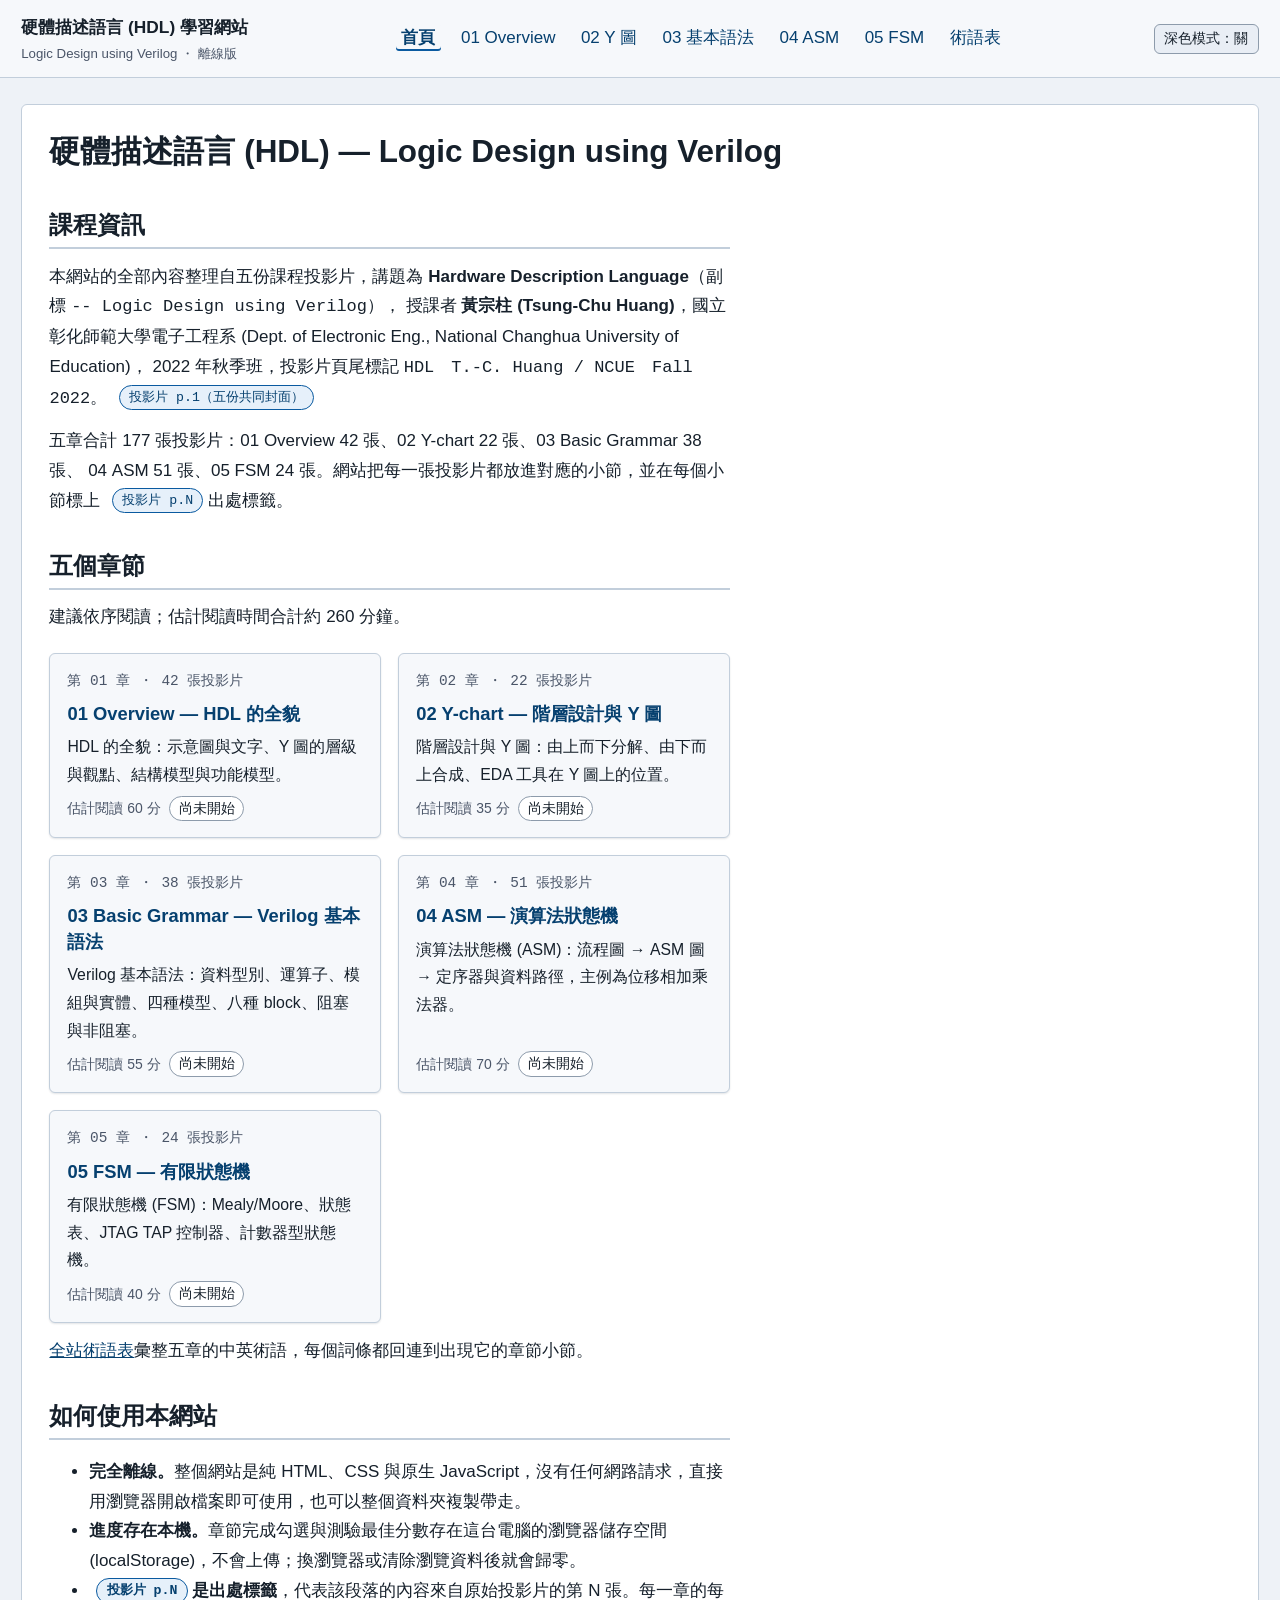
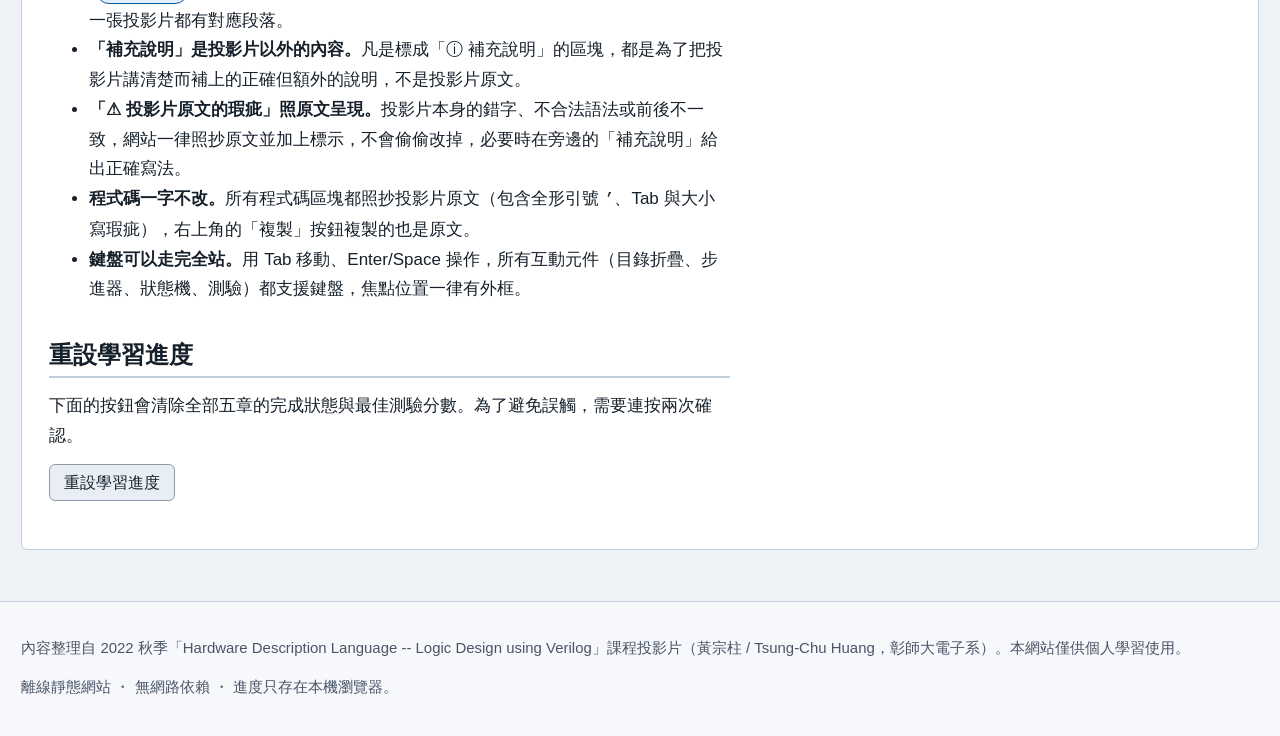
<file: index.html>
<!DOCTYPE html>
<html lang="zh-Hant">
<head>
<meta charset="utf-8">
<meta name="viewport" content="width=device-width, initial-scale=1">
<meta name="robots" content="noindex, nofollow">
<title>硬體描述語言 (HDL) 學習網站</title>
<meta http-equiv="refresh" content="0; url=hdl-study/index.html">
<link rel="canonical" href="hdl-study/index.html">
<style>
  body {
    font-family: "Microsoft JhengHei", "PingFang TC", "Noto Sans TC", sans-serif;
    max-width: 34rem;
    margin: 4rem auto;
    padding: 0 1.5rem;
    line-height: 1.75;
    color: #1f2430;
  }
  a { color: #0b5cab; }
</style>
</head>
<body>
  <h1>硬體描述語言 (HDL) 學習網站</h1>
  <p>正在前往課程首頁…</p>
  <p>如果沒有自動跳轉，請點這裡：<a href="hdl-study/index.html">進入學習網站</a></p>
</body>
</html>
</file>
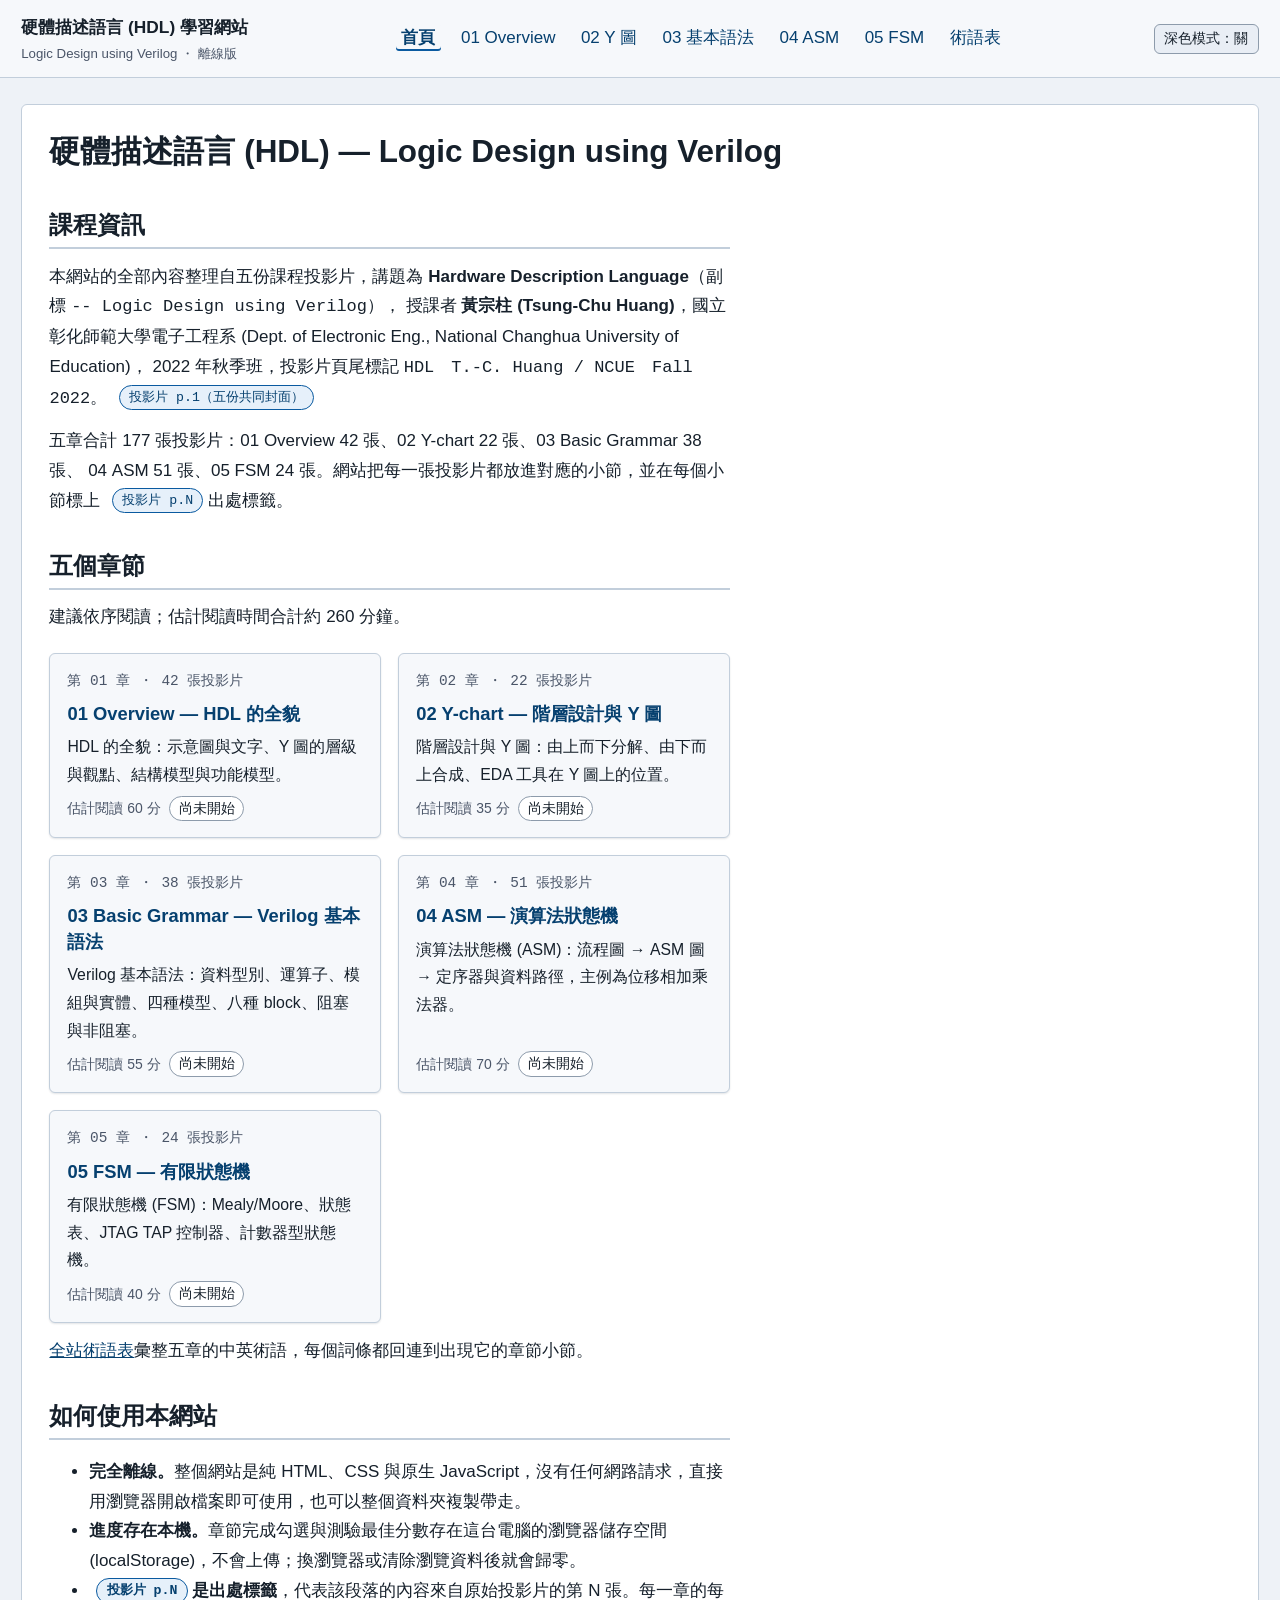
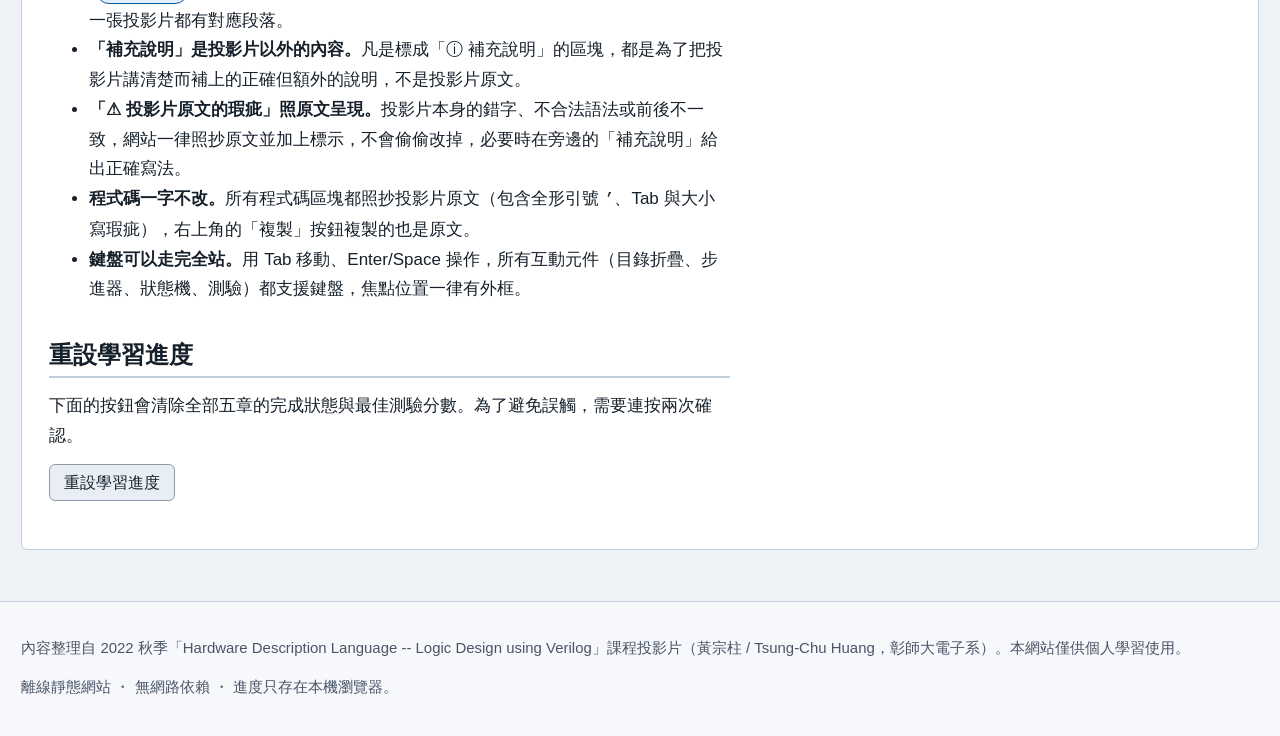
<file: hdl-study/index.html>
<!DOCTYPE html>
<html lang="zh-Hant">
<head>
<meta charset="utf-8">
<meta name="viewport" content="width=device-width, initial-scale=1">
<meta name="robots" content="noindex, nofollow">
<title>硬體描述語言 HDL 學習網站 — 課程首頁</title>
<meta name="description" content="離線可用的硬體描述語言 (HDL) 學習網站，內容整理自 2022 秋季「Hardware Description Language -- Logic Design using Verilog」五份投影片。">
<link rel="stylesheet" href="css/site.css">
<script src="js/site.js"></script>
</head>
<body>
<a class="skiplink" href="#main">跳到主要內容</a>

<header class="site-header">
  <div class="site-header-inner">
    <a class="brand" href="index.html">硬體描述語言 (HDL) 學習網站<span>Logic Design using Verilog ・ 離線版</span></a>
    <nav class="site-nav" aria-label="主導覽">
      <ul>
        <li><a href="index.html" aria-current="page">首頁</a></li>
        <li><a href="ch01-overview.html">01 Overview</a></li>
        <li><a href="ch02-ychart.html">02 Y 圖</a></li>
        <li><a href="ch03-grammar.html">03 基本語法</a></li>
        <li><a href="ch04-asm.html">04 ASM</a></li>
        <li><a href="ch05-fsm.html">05 FSM</a></li>
        <li><a href="glossary.html">術語表</a></li>
      </ul>
    </nav>
    <div class="header-tools">
      <button type="button" class="btn btn-sm" data-action="toggle-theme" aria-pressed="false">
        <span data-theme-label>深色模式：關</span>
      </button>
    </div>
  </div>
</header>

<div class="layout layout-wide">
  <main id="main">
    <h1>硬體描述語言 (HDL) — Logic Design using Verilog</h1>

    <section aria-labelledby="course-info">
      <h2 id="course-info">課程資訊</h2>
      <p>
        本網站的全部內容整理自五份課程投影片，講題為
        <strong>Hardware Description Language</strong>（副標 <code>-- Logic Design using Verilog</code>），
        授課者 <strong>黃宗柱 (Tsung-Chu Huang)</strong>，國立彰化師範大學電子工程系
        (Dept. of Electronic Eng., National Changhua University of Education)，
        2022 年秋季班，投影片頁尾標記 <code>HDL　T.-C. Huang / NCUE　Fall 2022</code>。
        <span class="srcref">投影片 p.1（五份共同封面）</span>
      </p>
      <p>
        五章合計 177 張投影片：01 Overview 42 張、02 Y-chart 22 張、03 Basic Grammar 38 張、
        04 ASM 51 張、05 FSM 24 張。網站把每一張投影片都放進對應的小節，並在每個小節標上
        <span class="srcref">投影片 p.N</span> 出處標籤。
      </p>
    </section>

    <section aria-labelledby="chapters">
      <h2 id="chapters">五個章節</h2>
      <p>建議依序閱讀；估計閱讀時間合計約 260 分鐘。</p>
      <ul class="cards">
        <li class="card" data-chapter-card="ch01">
          <span class="card-num">第 01 章 ・ 42 張投影片</span>
          <h3><a href="ch01-overview.html">01 Overview — HDL 的全貌</a></h3>
          <p>HDL 的全貌：示意圖與文字、Y 圖的層級與觀點、結構模型與功能模型。</p>
          <div class="card-meta">
            <span>估計閱讀 60 分</span>
            <span class="badge" data-badge>尚未開始</span>
          </div>
        </li>
        <li class="card" data-chapter-card="ch02">
          <span class="card-num">第 02 章 ・ 22 張投影片</span>
          <h3><a href="ch02-ychart.html">02 Y-chart — 階層設計與 Y 圖</a></h3>
          <p>階層設計與 Y 圖：由上而下分解、由下而上合成、EDA 工具在 Y 圖上的位置。</p>
          <div class="card-meta">
            <span>估計閱讀 35 分</span>
            <span class="badge" data-badge>尚未開始</span>
          </div>
        </li>
        <li class="card" data-chapter-card="ch03">
          <span class="card-num">第 03 章 ・ 38 張投影片</span>
          <h3><a href="ch03-grammar.html">03 Basic Grammar — Verilog 基本語法</a></h3>
          <p>Verilog 基本語法：資料型別、運算子、模組與實體、四種模型、八種 block、阻塞與非阻塞。</p>
          <div class="card-meta">
            <span>估計閱讀 55 分</span>
            <span class="badge" data-badge>尚未開始</span>
          </div>
        </li>
        <li class="card" data-chapter-card="ch04">
          <span class="card-num">第 04 章 ・ 51 張投影片</span>
          <h3><a href="ch04-asm.html">04 ASM — 演算法狀態機</a></h3>
          <p>演算法狀態機 (ASM)：流程圖 → ASM 圖 → 定序器與資料路徑，主例為位移相加乘法器。</p>
          <div class="card-meta">
            <span>估計閱讀 70 分</span>
            <span class="badge" data-badge>尚未開始</span>
          </div>
        </li>
        <li class="card" data-chapter-card="ch05">
          <span class="card-num">第 05 章 ・ 24 張投影片</span>
          <h3><a href="ch05-fsm.html">05 FSM — 有限狀態機</a></h3>
          <p>有限狀態機 (FSM)：Mealy/Moore、狀態表、JTAG TAP 控制器、計數器型狀態機。</p>
          <div class="card-meta">
            <span>估計閱讀 40 分</span>
            <span class="badge" data-badge>尚未開始</span>
          </div>
        </li>
      </ul>
      <p><a href="glossary.html">全站術語表</a>彙整五章的中英術語，每個詞條都回連到出現它的章節小節。</p>
    </section>

    <section aria-labelledby="howto">
      <h2 id="howto">如何使用本網站</h2>
      <ul>
        <li><strong>完全離線。</strong>整個網站是純 HTML、CSS 與原生 JavaScript，沒有任何網路請求，直接用瀏覽器開啟檔案即可使用，也可以整個資料夾複製帶走。</li>
        <li><strong>進度存在本機。</strong>章節完成勾選與測驗最佳分數存在這台電腦的瀏覽器儲存空間 (localStorage)，不會上傳；換瀏覽器或清除瀏覽資料後就會歸零。</li>
        <li><strong><span class="srcref">投影片 p.N</span> 是出處標籤</strong>，代表該段落的內容來自原始投影片的第 N 張。每一章的每一張投影片都有對應段落。</li>
        <li><strong>「補充說明」是投影片以外的內容。</strong>凡是標成「ⓘ 補充說明」的區塊，都是為了把投影片講清楚而補上的正確但額外的說明，不是投影片原文。</li>
        <li><strong>「⚠ 投影片原文的瑕疵」照原文呈現。</strong>投影片本身的錯字、不合法語法或前後不一致，網站一律照抄原文並加上標示，不會偷偷改掉，必要時在旁邊的「補充說明」給出正確寫法。</li>
        <li><strong>程式碼一字不改。</strong>所有程式碼區塊都照抄投影片原文（包含全形引號 <code>’</code>、Tab 與大小寫瑕疵），右上角的「複製」按鈕複製的也是原文。</li>
        <li><strong>鍵盤可以走完全站。</strong>用 Tab 移動、Enter/Space 操作，所有互動元件（目錄折疊、步進器、狀態機、測驗）都支援鍵盤，焦點位置一律有外框。</li>
      </ul>
    </section>

    <section aria-labelledby="reset">
      <h2 id="reset">重設學習進度</h2>
      <p>下面的按鈕會清除全部五章的完成狀態與最佳測驗分數。為了避免誤觸，需要連按兩次確認。</p>
      <div class="btn-row">
        <button type="button" class="btn" data-action="reset-progress">重設學習進度</button>
      </div>
      <p class="progress-note" data-reset-status role="status" aria-live="polite"></p>
    </section>
  </main>
</div>

<footer class="site-footer">
  <div class="site-footer-inner">
    <p>內容整理自 2022 秋季「Hardware Description Language -- Logic Design using Verilog」課程投影片（黃宗柱 / Tsung-Chu Huang，彰師大電子系）。本網站僅供個人學習使用。</p>
    <p>離線靜態網站 ・ 無網路依賴 ・ 進度只存在本機瀏覽器。</p>
  </div>
</footer>

<script src="js/code.js"></script>
</body>
</html>
</file>
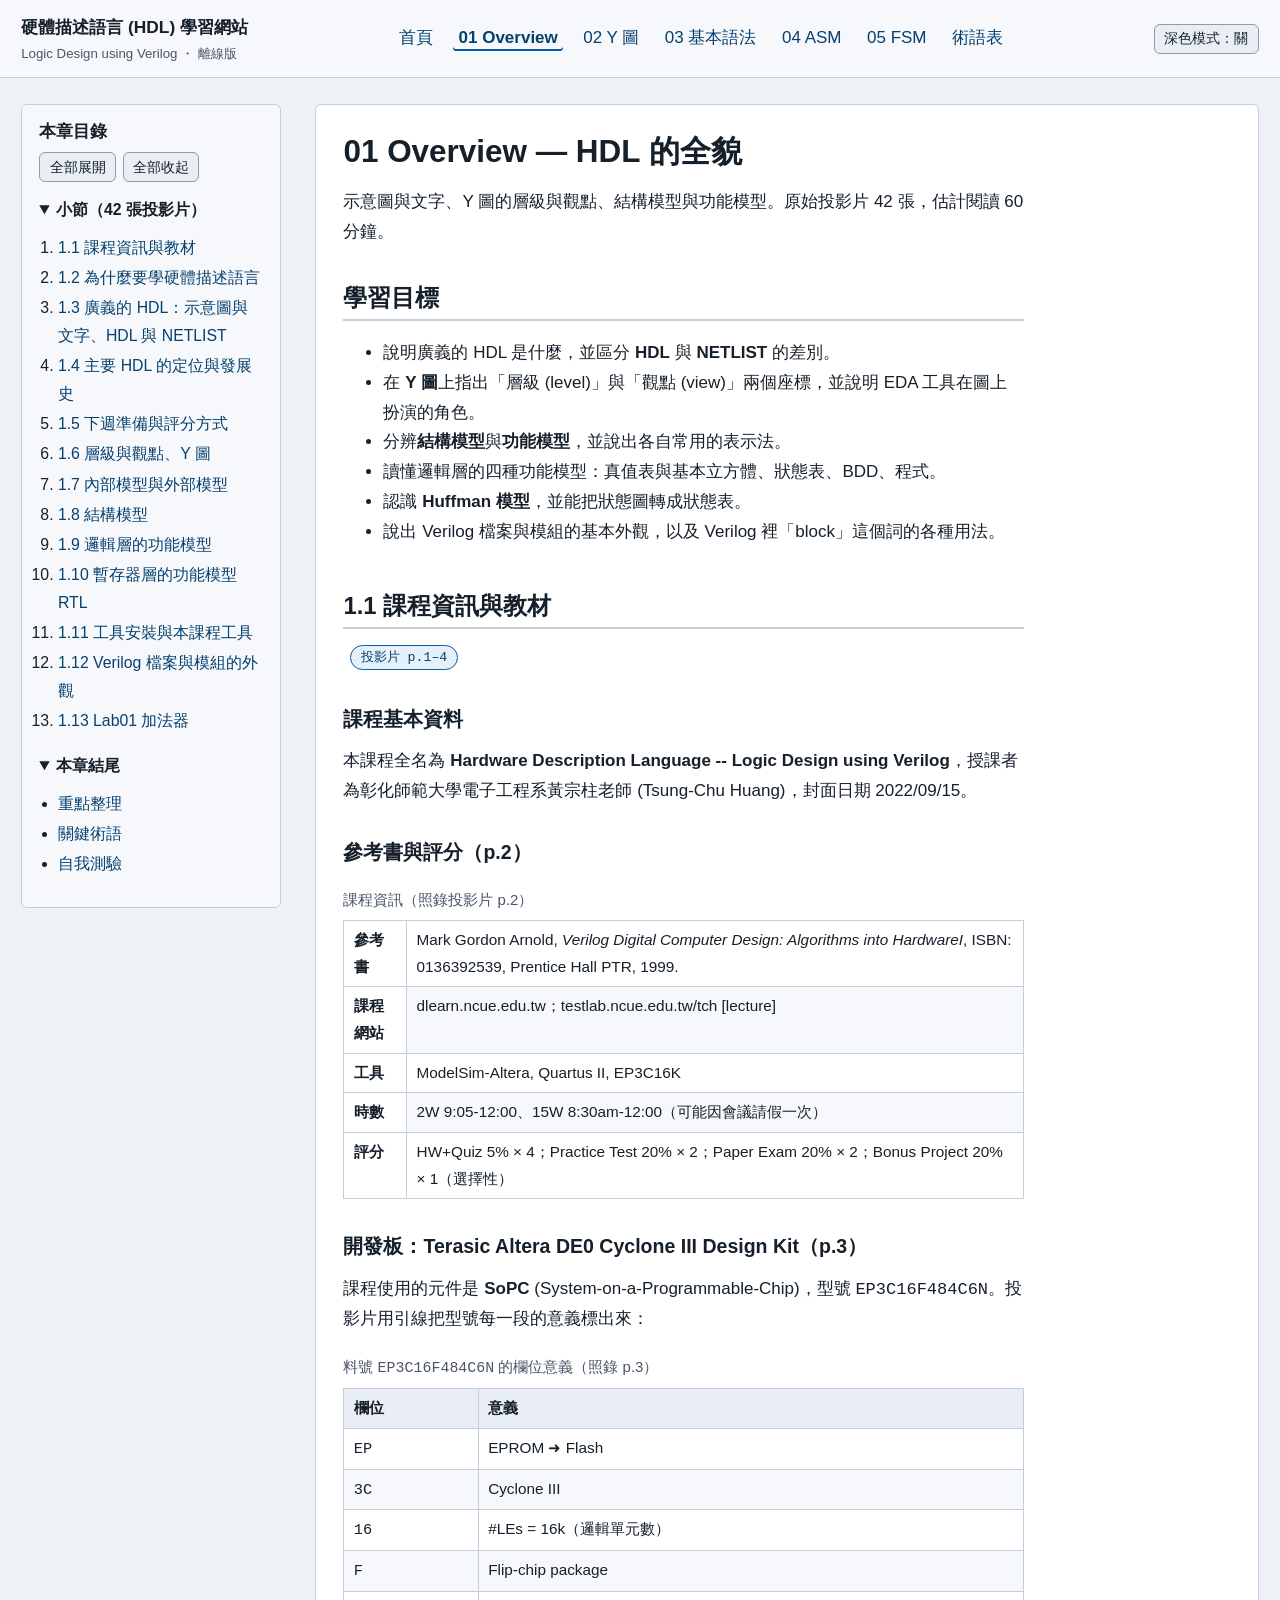
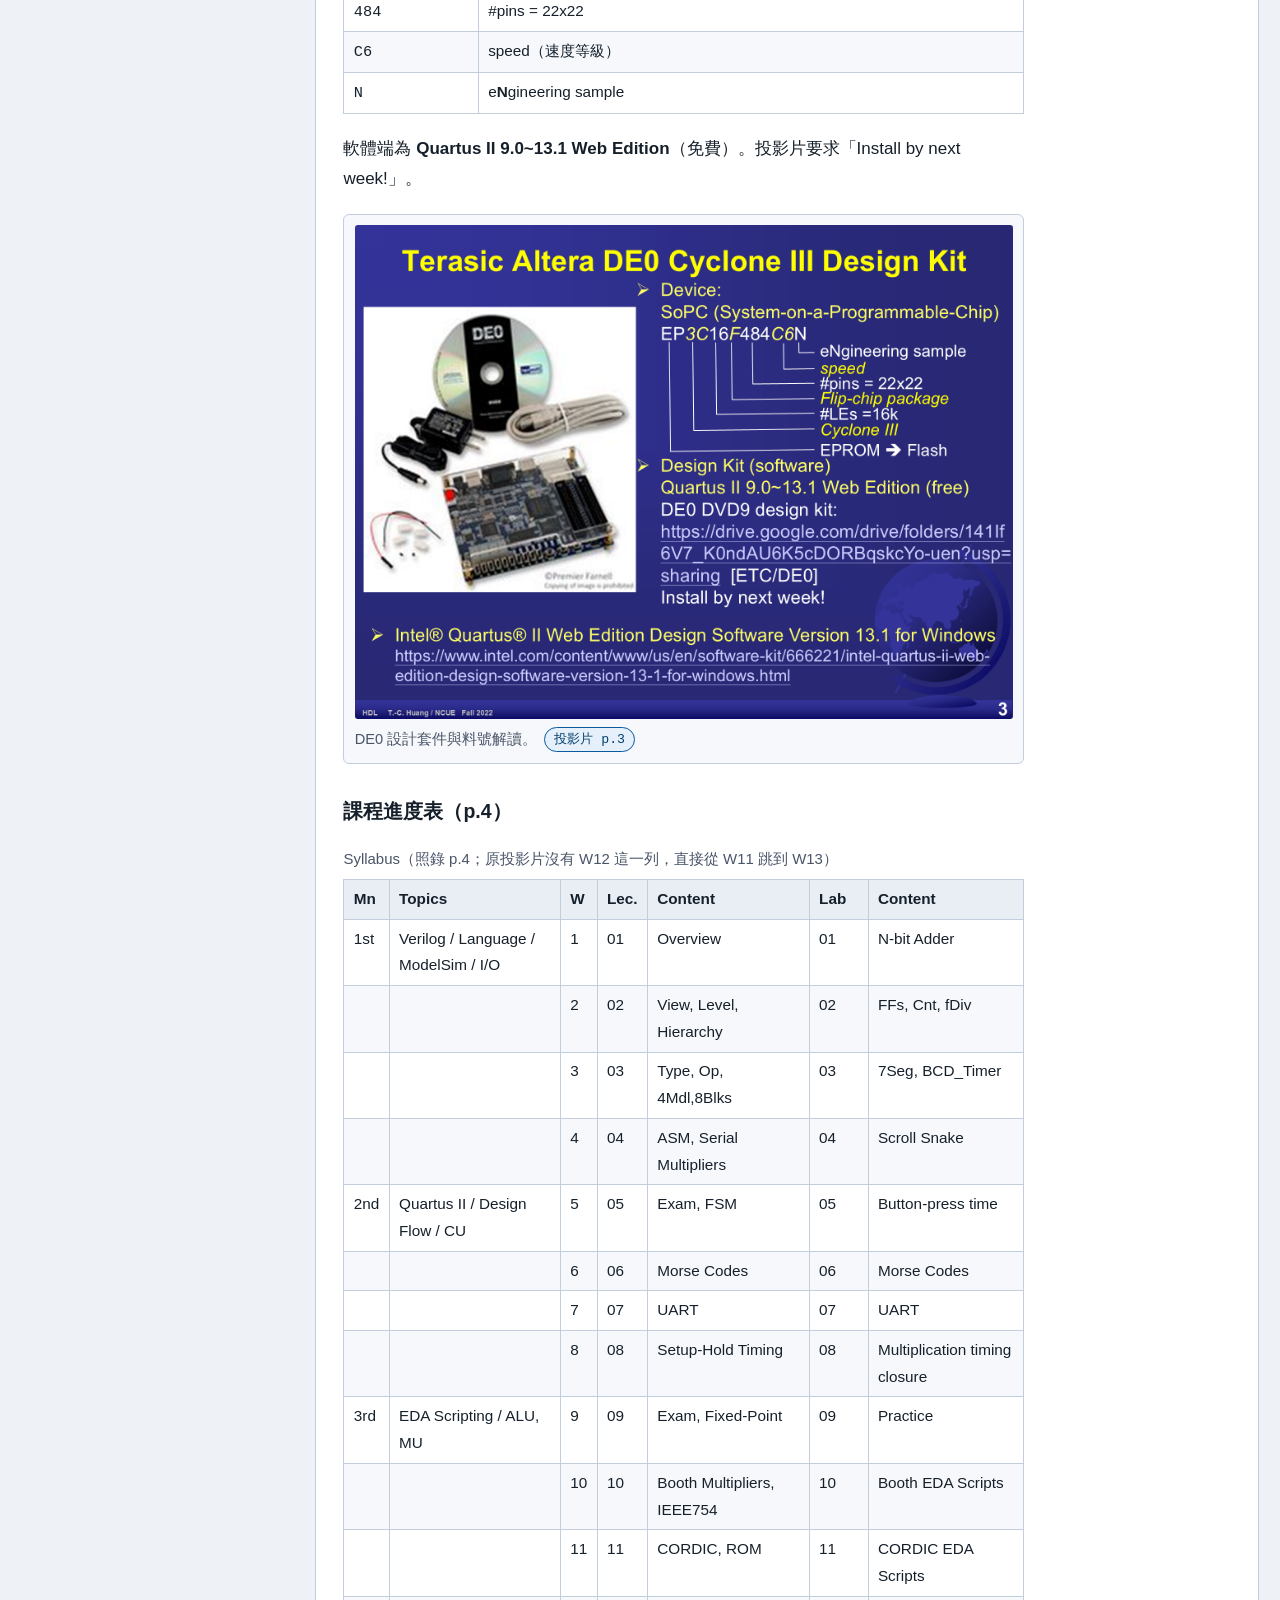
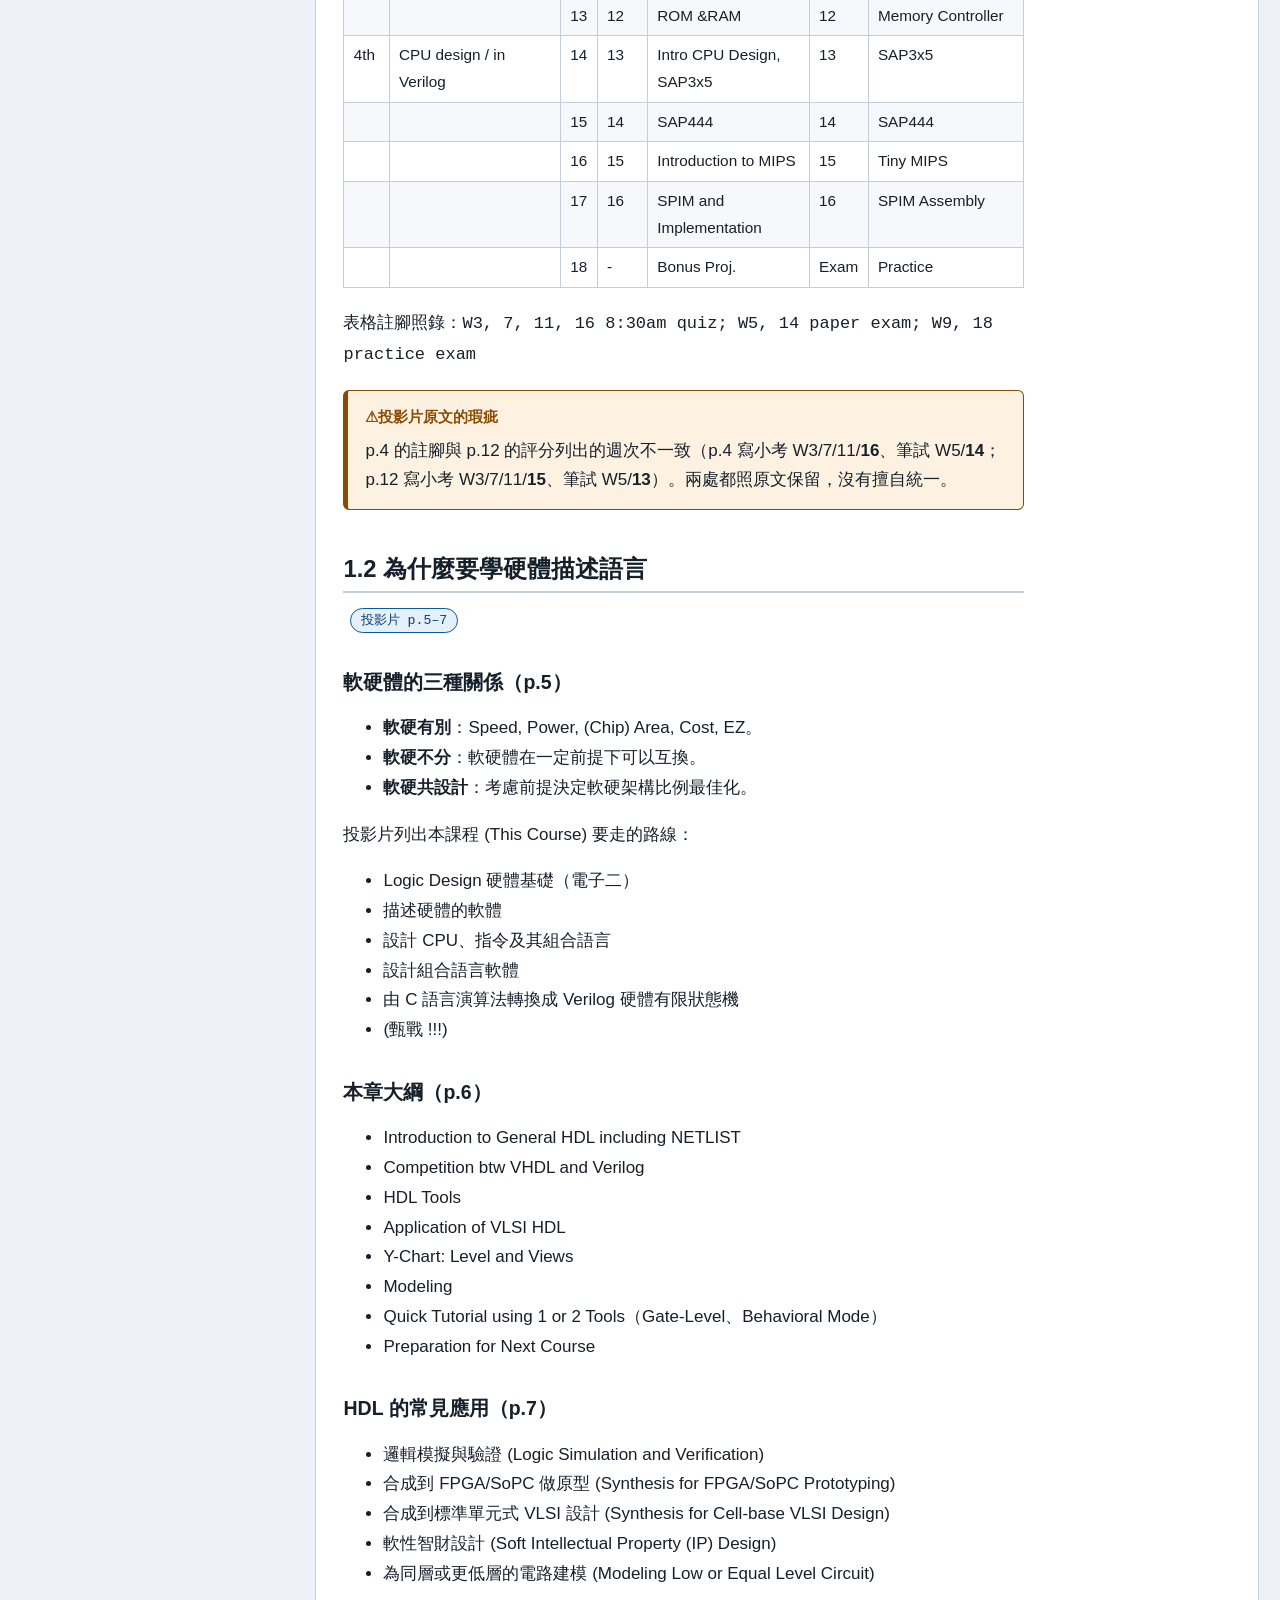
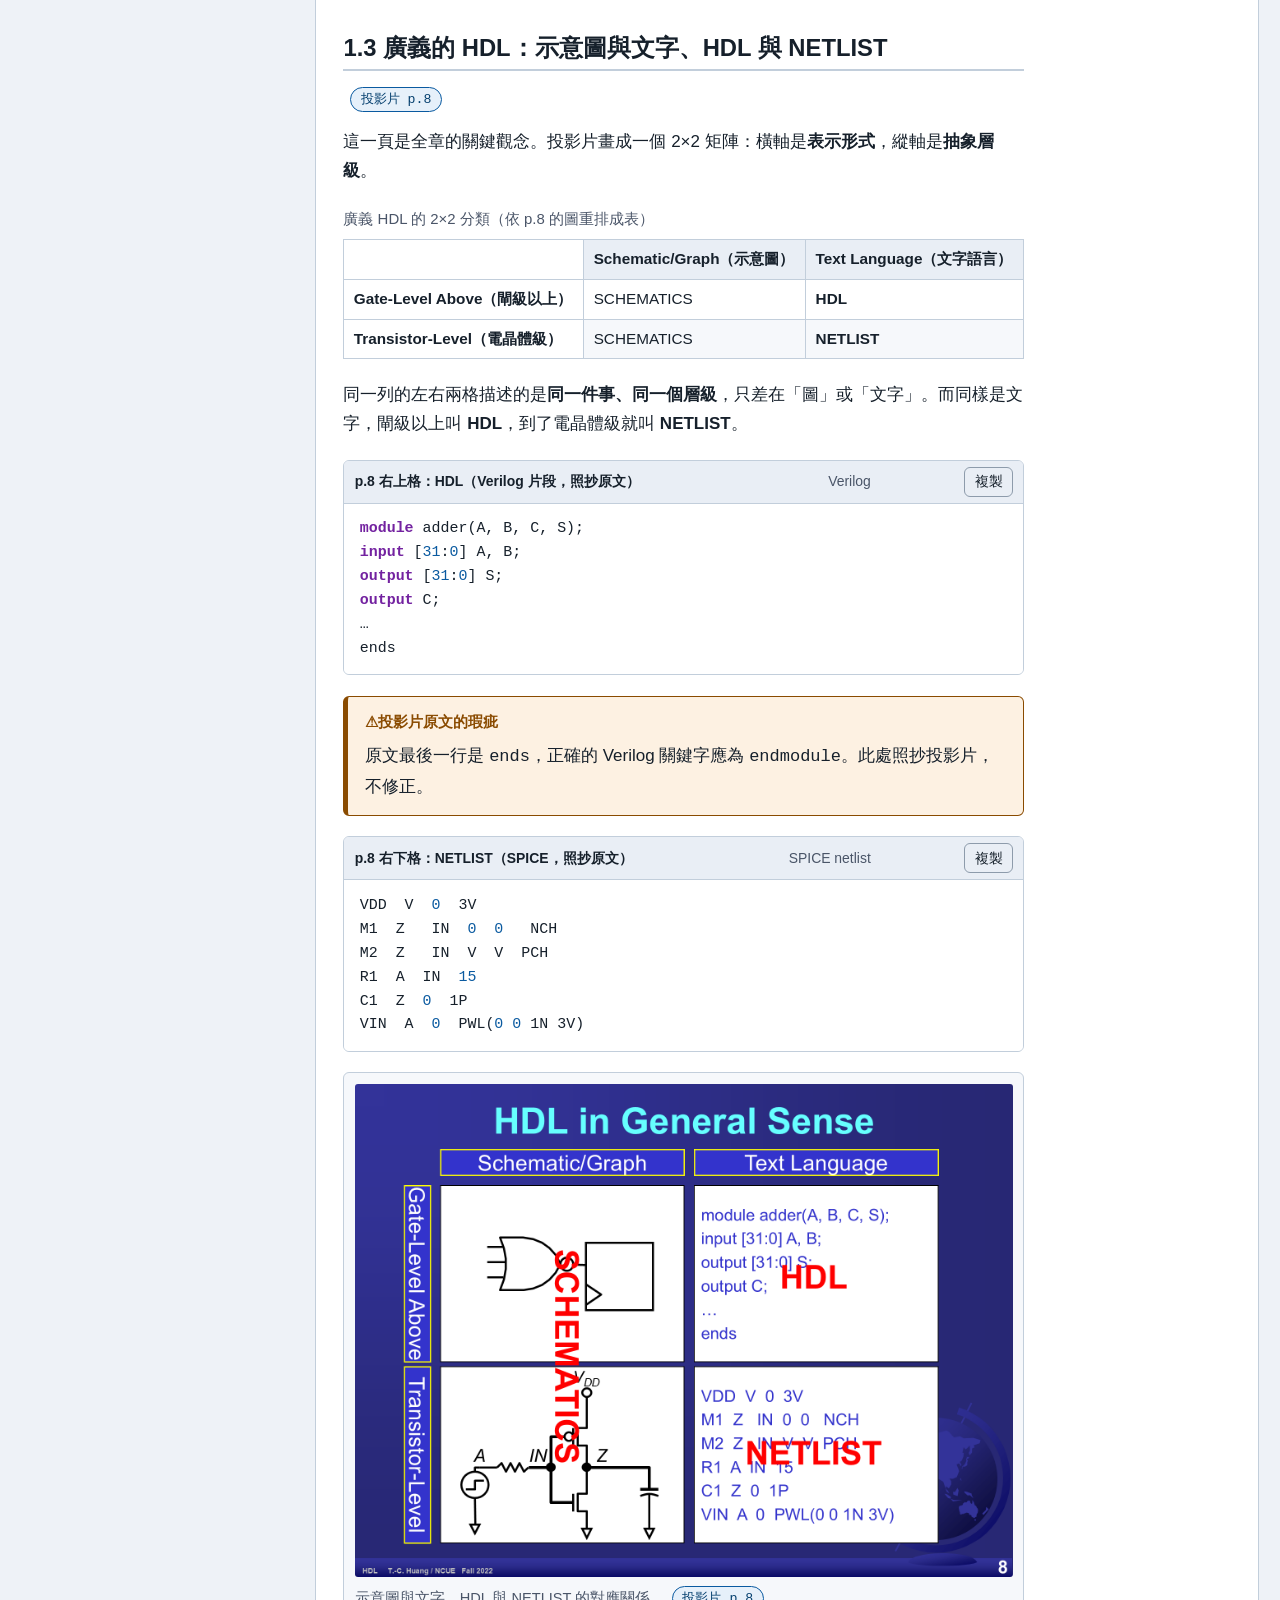
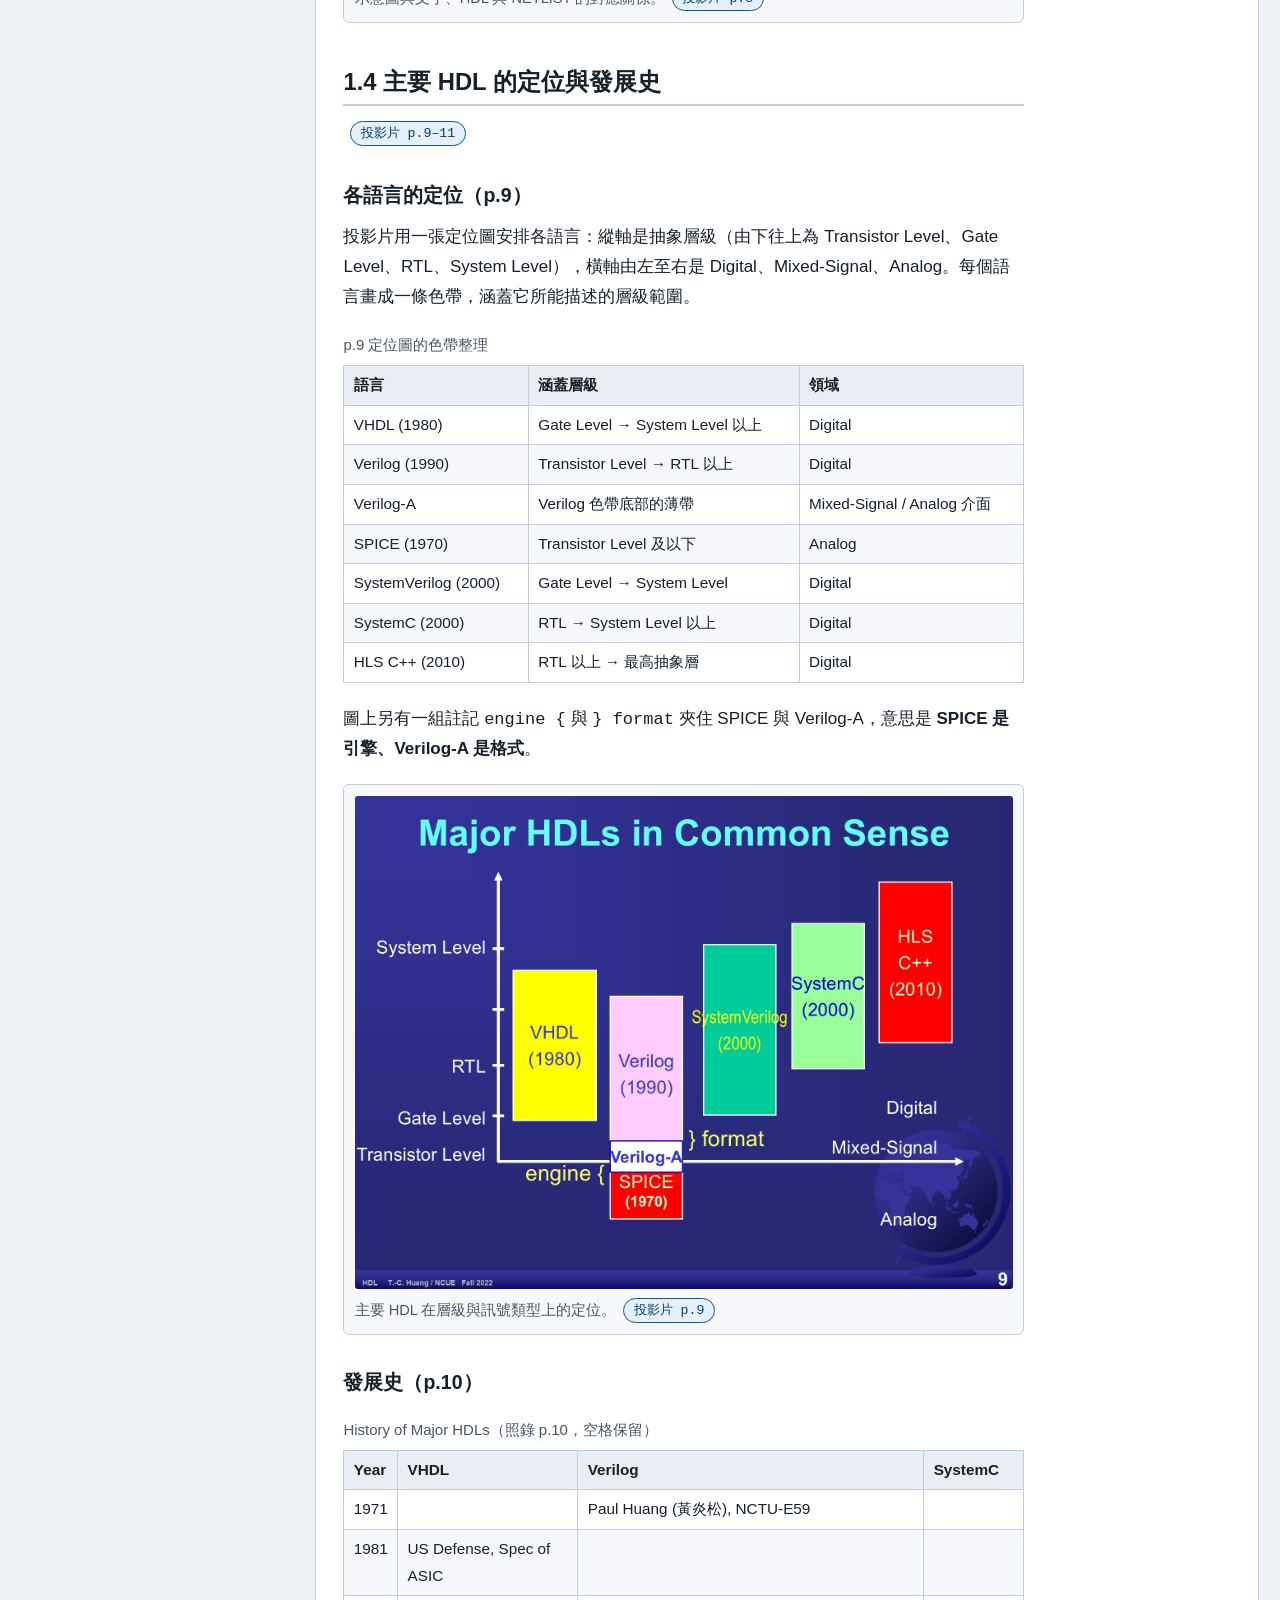
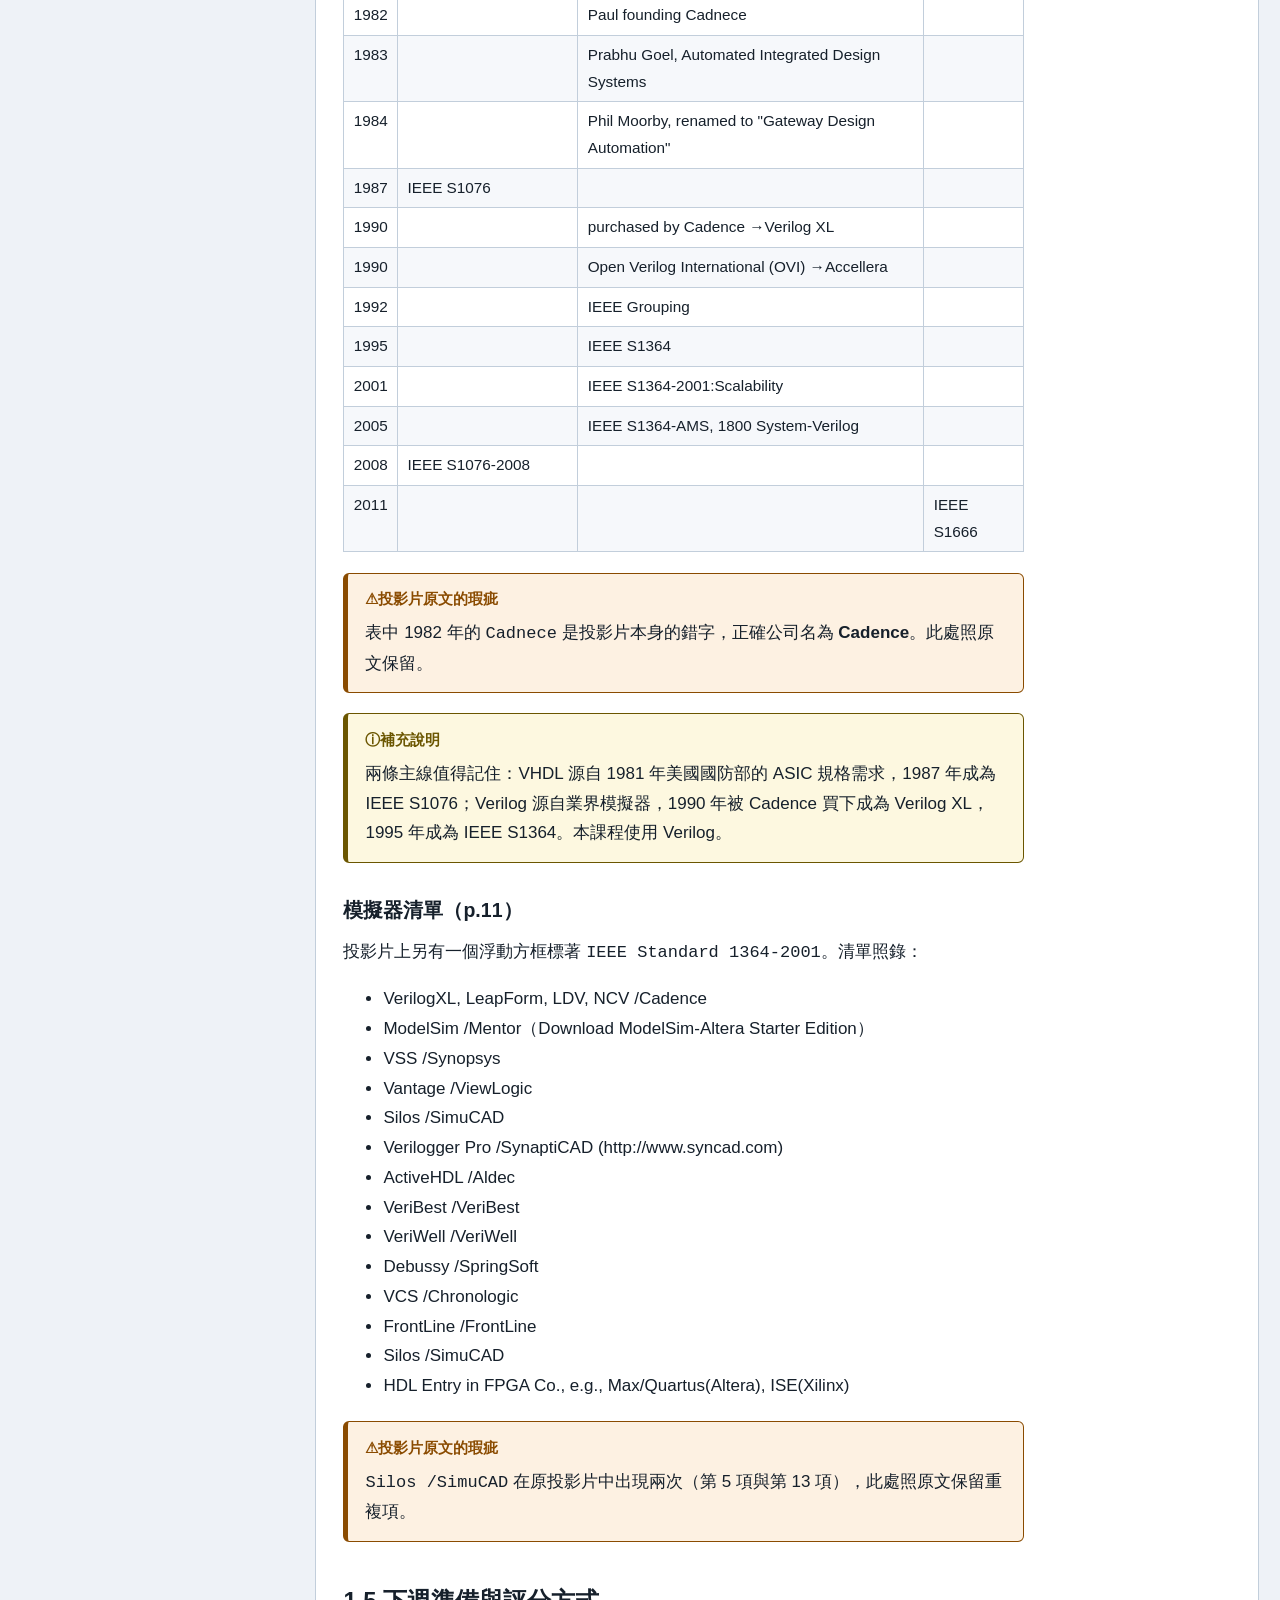
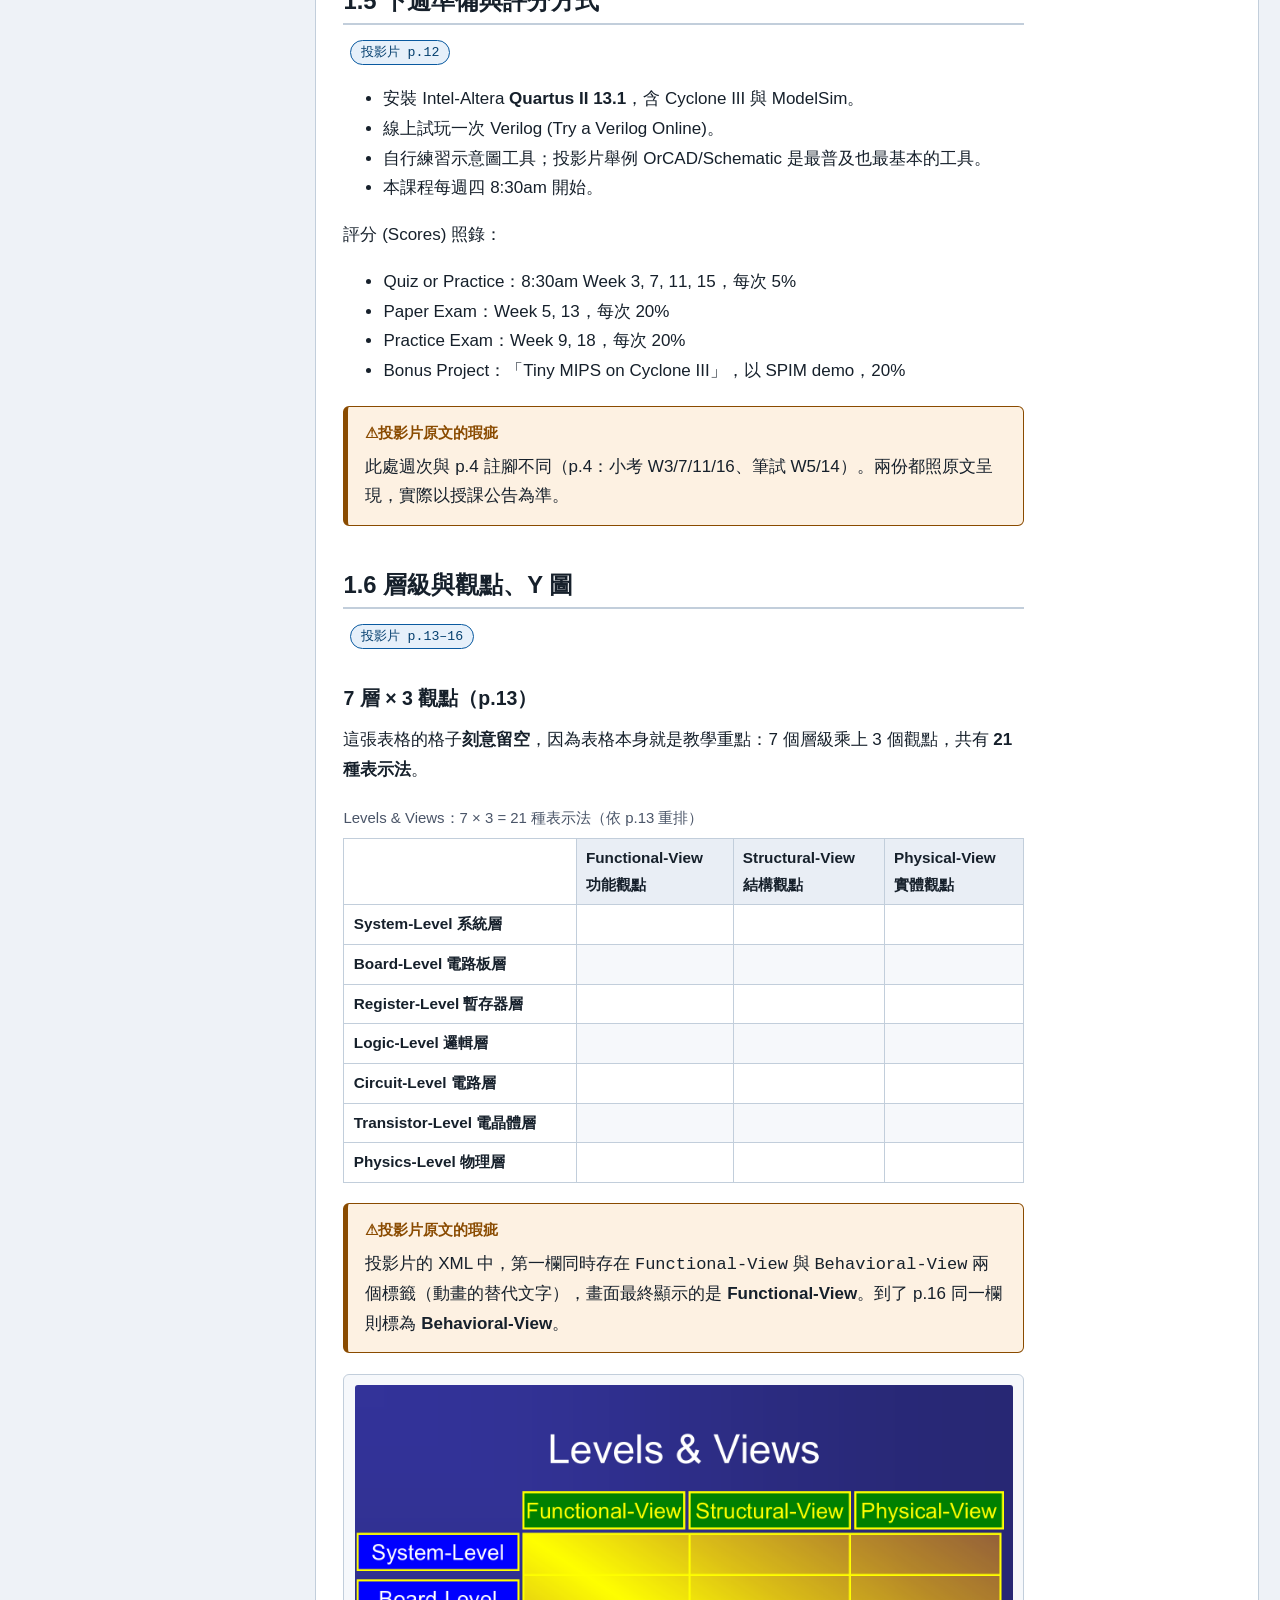
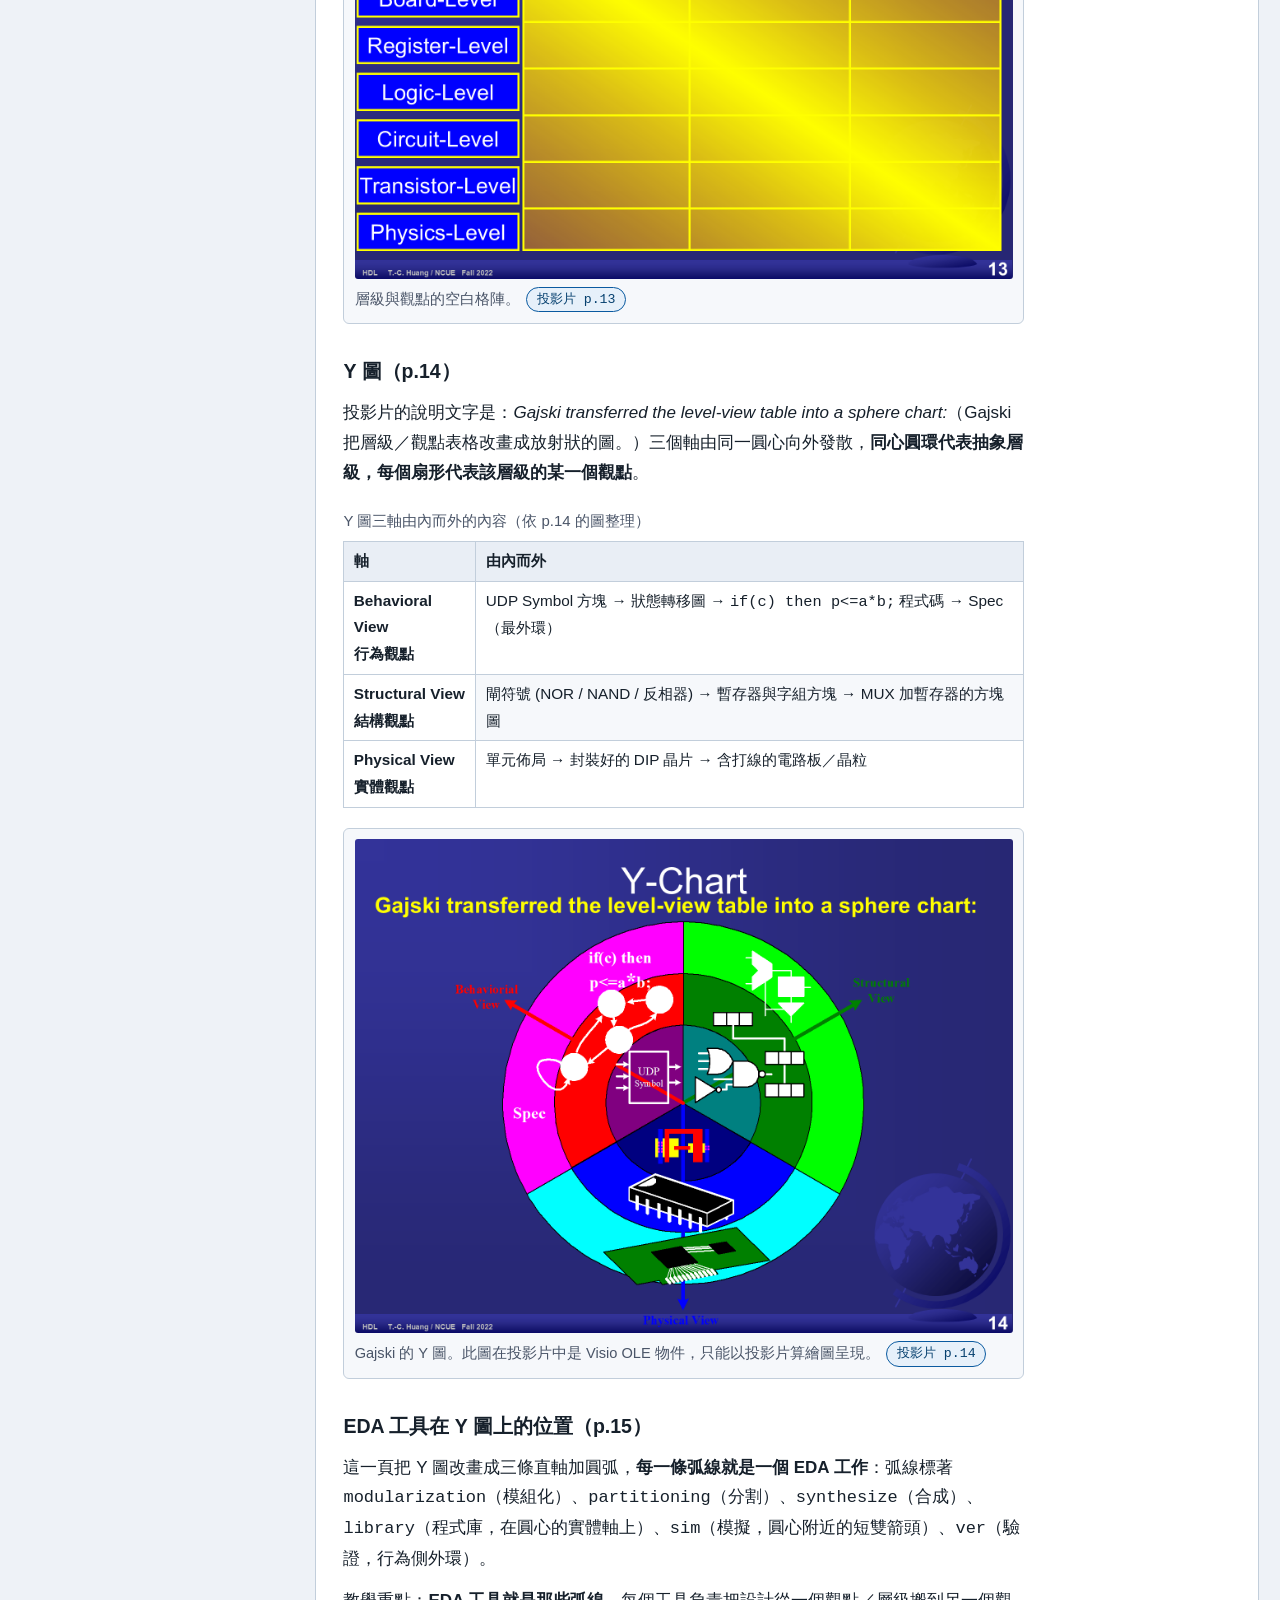
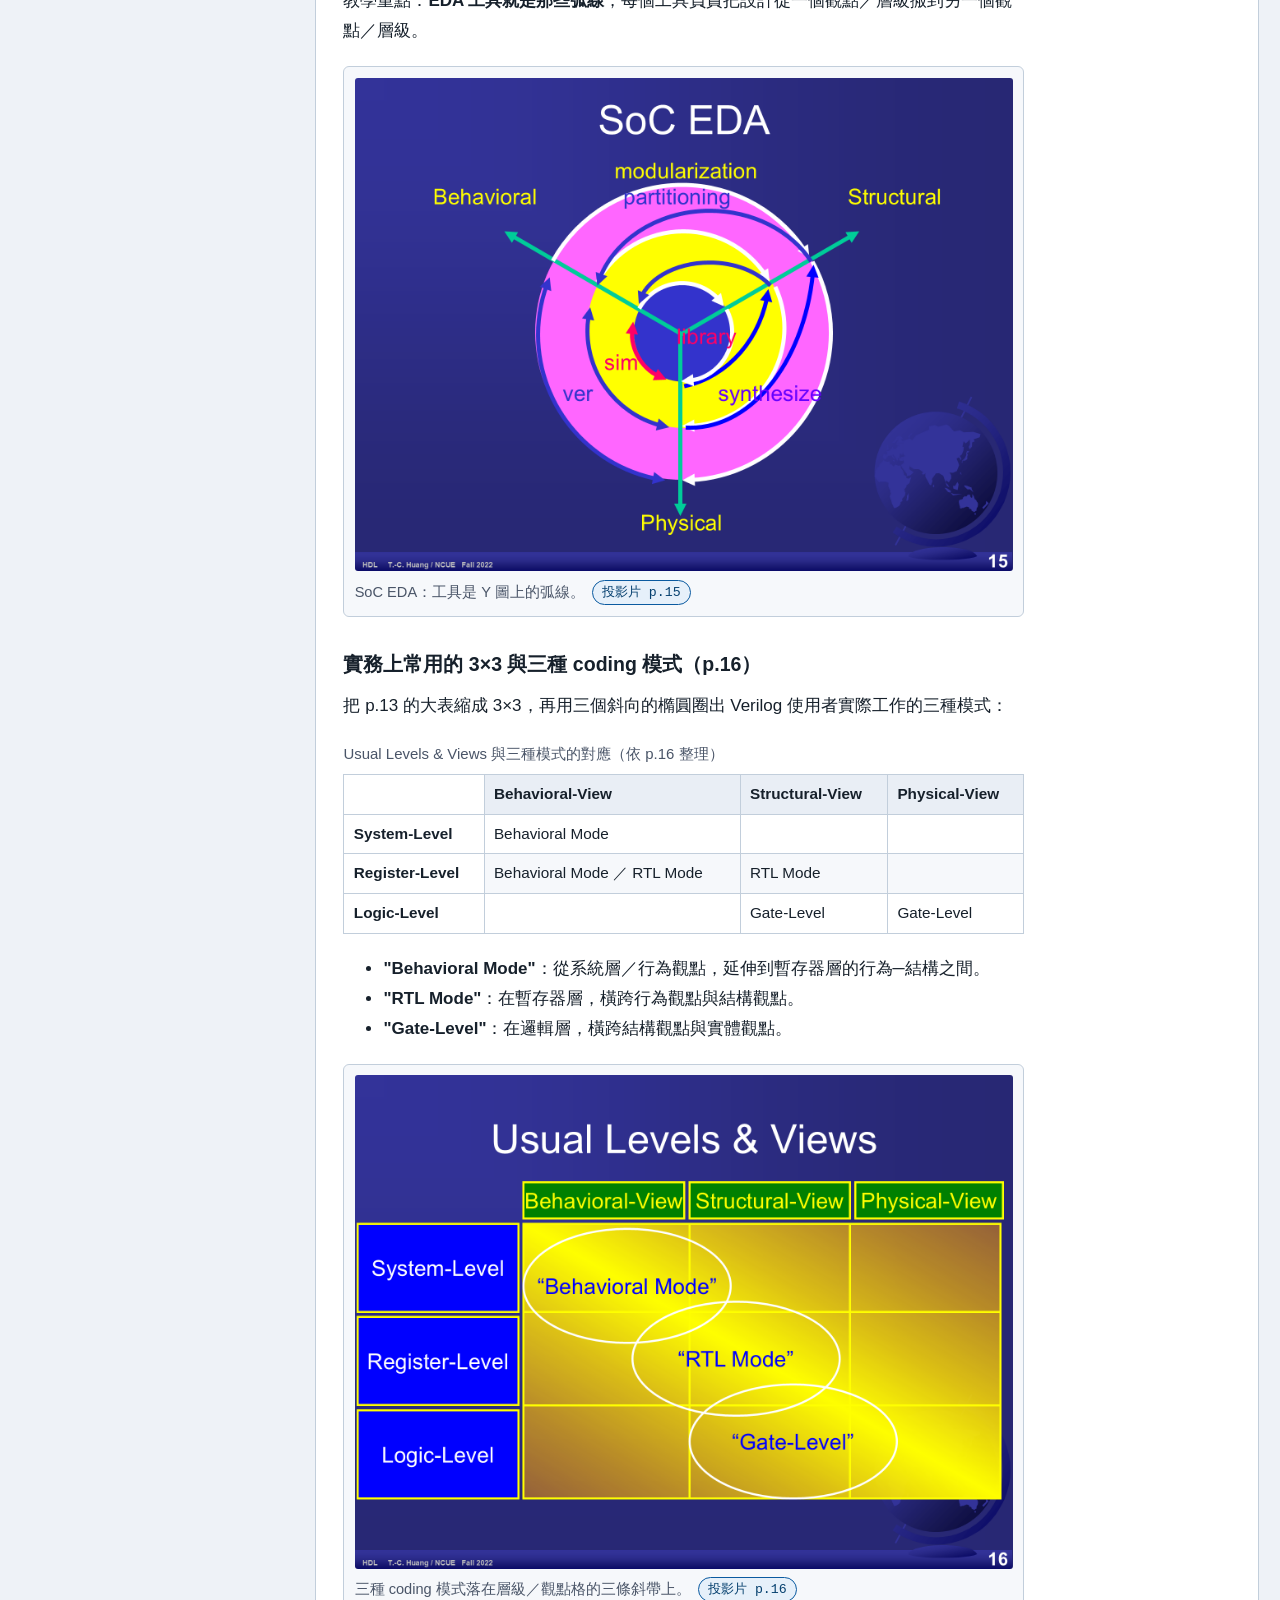
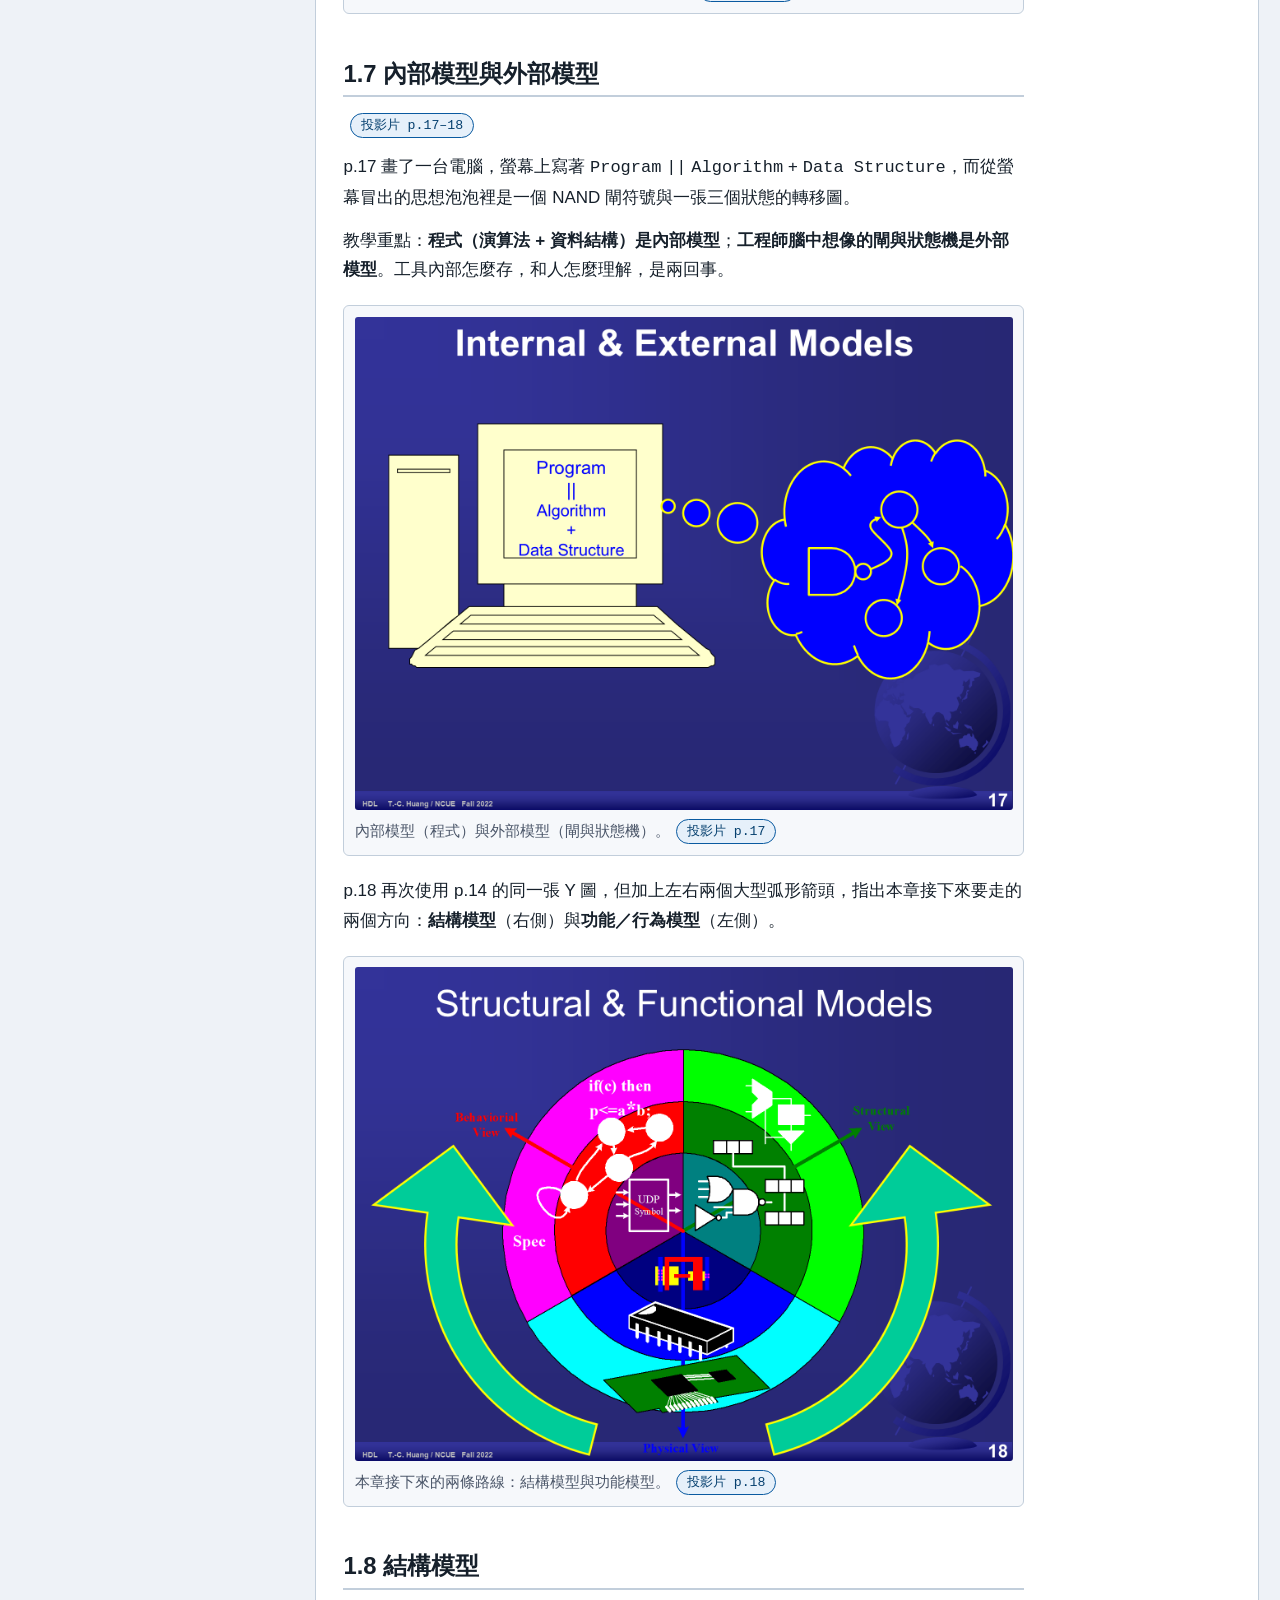
<file: hdl-study/ch01-overview.html>
<!DOCTYPE html>
<html lang="zh-Hant">
<head>
<meta charset="utf-8">
<meta name="viewport" content="width=device-width, initial-scale=1">
<meta name="robots" content="noindex, nofollow">
<title>01 Overview — HDL 的全貌 ｜ 硬體描述語言 HDL 學習網站</title>
<link rel="stylesheet" href="css/site.css">
<style>
/* 本章專屬：互動結構圖的高亮樣式（文字說明同步變化，不只靠顏色） */
.fig-struct .node circle { fill: #fff; stroke: #5b6472; stroke-width: 2; }
.fig-struct .node text { font-size: 15px; fill: #1f2430; }
.fig-struct .edge { stroke: #8a93a3; stroke-width: 2.5; fill: none; }
.fig-struct .pi text, .fig-struct .po text { font-size: 13px; fill: #4a5362; }
.fig-struct .node.is-hl circle { fill: #ffe9b8; stroke: #b36b00; stroke-width: 4; }
.fig-struct .node.is-hl text { font-weight: 700; }
.fig-struct .edge.is-hl { stroke: #b36b00; stroke-width: 5; }
[data-theme="dark"] .fig-struct .node circle { fill: #222733; stroke: #9aa4b4; }
[data-theme="dark"] .fig-struct .node text { fill: #e7ebf2; }
[data-theme="dark"] .fig-struct .pi text, [data-theme="dark"] .fig-struct .po text { fill: #b9c2d0; }
[data-theme="dark"] .fig-struct .node.is-hl circle { fill: #5a4412; stroke: #ffc34d; }
[data-theme="dark"] .fig-struct .edge.is-hl { stroke: #ffc34d; }
.svg-plain .box { fill: #fff; stroke: #5b6472; stroke-width: 2; }
.svg-plain text { font-size: 14px; fill: #1f2430; }
.svg-plain .edge { stroke: #8a93a3; stroke-width: 2.5; fill: none; }
.svg-plain .accent { stroke: #b36b00; stroke-width: 3.5; }
.svg-plain .accent-text { fill: #8a5200; font-weight: 700; }
[data-theme="dark"] .svg-plain .box { fill: #222733; stroke: #9aa4b4; }
[data-theme="dark"] .svg-plain text { fill: #e7ebf2; }
[data-theme="dark"] .svg-plain .accent { stroke: #ffc34d; }
[data-theme="dark"] .svg-plain .accent-text { fill: #ffc34d; }
.prop-btns { display: flex; flex-wrap: wrap; gap: .4rem; margin: .8rem 0; }
.prop-note { margin-top: .6rem; }
</style>
<script src="js/site.js"></script>
</head>
<body data-chapter="ch01">
<a class="skiplink" href="#main">跳到主要內容</a>

<header class="site-header">
  <div class="site-header-inner">
    <a class="brand" href="index.html">硬體描述語言 (HDL) 學習網站<span>Logic Design using Verilog ・ 離線版</span></a>
    <nav class="site-nav" aria-label="主導覽">
      <ul>
        <li><a href="index.html">首頁</a></li>
        <li><a href="ch01-overview.html" aria-current="page">01 Overview</a></li>
        <li><a href="ch02-ychart.html">02 Y 圖</a></li>
        <li><a href="ch03-grammar.html">03 基本語法</a></li>
        <li><a href="ch04-asm.html">04 ASM</a></li>
        <li><a href="ch05-fsm.html">05 FSM</a></li>
        <li><a href="glossary.html">術語表</a></li>
      </ul>
    </nav>
    <div class="header-tools">
      <button type="button" class="btn btn-sm" data-action="toggle-theme" aria-pressed="false">
        <span data-theme-label>深色模式：關</span>
      </button>
    </div>
  </div>
</header>

<div class="layout">
  <nav class="toc" data-toc aria-labelledby="toc-heading">
    <h2 id="toc-heading">本章目錄</h2>
    <div class="toc-tools">
      <button type="button" class="btn btn-sm" data-toc-action="expand">全部展開</button>
      <button type="button" class="btn btn-sm" data-toc-action="collapse">全部收起</button>
    </div>
    <details class="toc-group" open>
      <summary>小節（42 張投影片）</summary>
      <ol class="toc-list">
        <li><a href="#sec-1-1">1.1 課程資訊與教材</a></li>
        <li><a href="#sec-1-2">1.2 為什麼要學硬體描述語言</a></li>
        <li><a href="#sec-1-3">1.3 廣義的 HDL：示意圖與文字、HDL 與 NETLIST</a></li>
        <li><a href="#sec-1-4">1.4 主要 HDL 的定位與發展史</a></li>
        <li><a href="#sec-1-5">1.5 下週準備與評分方式</a></li>
        <li><a href="#sec-1-6">1.6 層級與觀點、Y 圖</a></li>
        <li><a href="#sec-1-7">1.7 內部模型與外部模型</a></li>
        <li><a href="#sec-1-8">1.8 結構模型</a></li>
        <li><a href="#sec-1-9">1.9 邏輯層的功能模型</a></li>
        <li><a href="#sec-1-10">1.10 暫存器層的功能模型 RTL</a></li>
        <li><a href="#sec-1-11">1.11 工具安裝與本課程工具</a></li>
        <li><a href="#sec-1-12">1.12 Verilog 檔案與模組的外觀</a></li>
        <li><a href="#sec-1-13">1.13 Lab01 加法器</a></li>
      </ol>
    </details>
    <details class="toc-group" open>
      <summary>本章結尾</summary>
      <ul class="toc-list">
        <li><a href="#takeaways">重點整理</a></li>
        <li><a href="#terms">關鍵術語</a></li>
        <li><a href="#quiz">自我測驗</a></li>
      </ul>
    </details>
  </nav>

  <main id="main">
    <h1>01 Overview — HDL 的全貌</h1>
    <p>示意圖與文字、Y 圖的層級與觀點、結構模型與功能模型。原始投影片 42 張，估計閱讀 60 分鐘。</p>

    <section class="chapter-section" id="objectives">
      <h2>學習目標</h2>
      <ul>
        <li>說明廣義的 HDL 是什麼，並區分 <strong>HDL</strong> 與 <strong>NETLIST</strong> 的差別。</li>
        <li>在 <strong>Y 圖</strong>上指出「層級 (level)」與「觀點 (view)」兩個座標，並說明 EDA 工具在圖上扮演的角色。</li>
        <li>分辨<strong>結構模型</strong>與<strong>功能模型</strong>，並說出各自常用的表示法。</li>
        <li>讀懂邏輯層的四種功能模型：真值表與基本立方體、狀態表、BDD、程式。</li>
        <li>認識 <strong>Huffman 模型</strong>，並能把狀態圖轉成狀態表。</li>
        <li>說出 Verilog 檔案與模組的基本外觀，以及 Verilog 裡「block」這個詞的各種用法。</li>
      </ul>
    </section>

    <section class="chapter-section" id="sec-1-1">
      <h2>1.1 課程資訊與教材</h2>
      <p><span class="srcref" data-slides="1,2,3,4">投影片 p.1–4</span></p>

      <h3>課程基本資料</h3>
      <p>本課程全名為 <strong>Hardware Description Language -- Logic Design using Verilog</strong>，授課者為彰化師範大學電子工程系黃宗柱老師 (Tsung-Chu Huang)，封面日期 2022/09/15。</p>

      <h3>參考書與評分（p.2）</h3>
      <div class="table-wrap">
        <table>
          <caption>課程資訊（照錄投影片 p.2）</caption>
          <tbody>
            <tr><th scope="row">參考書</th><td>Mark Gordon Arnold, <em>Verilog Digital Computer Design: Algorithms into HardwareI</em>, ISBN: 0136392539, Prentice Hall PTR, 1999.</td></tr>
            <tr><th scope="row">課程網站</th><td>dlearn.ncue.edu.tw；testlab.ncue.edu.tw/tch [lecture]</td></tr>
            <tr><th scope="row">工具</th><td>ModelSim-Altera, Quartus II, EP3C16K</td></tr>
            <tr><th scope="row">時數</th><td>2W 9:05-12:00、15W 8:30am-12:00（可能因會議請假一次）</td></tr>
            <tr><th scope="row">評分</th><td>HW+Quiz 5% × 4；Practice Test 20% × 2；Paper Exam 20% × 2；Bonus Project 20% × 1（選擇性）</td></tr>
          </tbody>
        </table>
      </div>

      <h3>開發板：Terasic Altera DE0 Cyclone III Design Kit（p.3）</h3>
      <p>課程使用的元件是 <strong>SoPC</strong> (System-on-a-Programmable-Chip)，型號 <code>EP3C16F484C6N</code>。投影片用引線把型號每一段的意義標出來：</p>
      <div class="table-wrap">
        <table>
          <caption>料號 <code>EP3C16F484C6N</code> 的欄位意義（照錄 p.3）</caption>
          <thead><tr><th scope="col">欄位</th><th scope="col">意義</th></tr></thead>
          <tbody>
            <tr><td><code>EP</code></td><td>EPROM ➜ Flash</td></tr>
            <tr><td><code>3C</code></td><td>Cyclone III</td></tr>
            <tr><td><code>16</code></td><td>#LEs = 16k（邏輯單元數）</td></tr>
            <tr><td><code>F</code></td><td>Flip-chip package</td></tr>
            <tr><td><code>484</code></td><td>#pins = 22x22</td></tr>
            <tr><td><code>C6</code></td><td>speed（速度等級）</td></tr>
            <tr><td><code>N</code></td><td>e<strong>N</strong>gineering sample</td></tr>
          </tbody>
        </table>
      </div>
      <p>軟體端為 <strong>Quartus II 9.0~13.1 Web Edition</strong>（免費）。投影片要求「Install by next week!」。</p>
      <figure class="figure">
        <img src="assets/ch01/fig-slide-03.png" alt="投影片 p.3 畫面：DE0 開發板照片，旁邊以放射狀引線標示料號 EP3C16F484C6N 中 EP、3C、16、F、484、C6、N 各欄位的意義。">
        <figcaption>DE0 設計套件與料號解讀。<span class="srcref" data-slides="3">投影片 p.3</span></figcaption>
      </figure>

      <h3>課程進度表（p.4）</h3>
      <div class="table-wrap">
        <table>
          <caption>Syllabus（照錄 p.4；原投影片沒有 W12 這一列，直接從 W11 跳到 W13）</caption>
          <thead>
            <tr><th scope="col">Mn</th><th scope="col">Topics</th><th scope="col">W</th><th scope="col">Lec.</th><th scope="col">Content</th><th scope="col">Lab</th><th scope="col">Content</th></tr>
          </thead>
          <tbody>
            <tr><td>1st</td><td>Verilog / Language / ModelSim / I/O</td><td>1</td><td>01</td><td>Overview</td><td>01</td><td>N-bit Adder</td></tr>
            <tr><td></td><td></td><td>2</td><td>02</td><td>View, Level, Hierarchy</td><td>02</td><td>FFs, Cnt, fDiv</td></tr>
            <tr><td></td><td></td><td>3</td><td>03</td><td>Type, Op, 4Mdl,8Blks</td><td>03</td><td>7Seg, BCD_Timer</td></tr>
            <tr><td></td><td></td><td>4</td><td>04</td><td>ASM, Serial Multipliers</td><td>04</td><td>Scroll Snake</td></tr>
            <tr><td>2nd</td><td>Quartus II / Design Flow / CU</td><td>5</td><td>05</td><td>Exam, FSM</td><td>05</td><td>Button-press time</td></tr>
            <tr><td></td><td></td><td>6</td><td>06</td><td>Morse Codes</td><td>06</td><td>Morse Codes</td></tr>
            <tr><td></td><td></td><td>7</td><td>07</td><td>UART</td><td>07</td><td>UART</td></tr>
            <tr><td></td><td></td><td>8</td><td>08</td><td>Setup-Hold Timing</td><td>08</td><td>Multiplication timing closure</td></tr>
            <tr><td>3rd</td><td>EDA Scripting / ALU, MU</td><td>9</td><td>09</td><td>Exam, Fixed-Point</td><td>09</td><td>Practice</td></tr>
            <tr><td></td><td></td><td>10</td><td>10</td><td>Booth Multipliers, IEEE754</td><td>10</td><td>Booth EDA Scripts</td></tr>
            <tr><td></td><td></td><td>11</td><td>11</td><td>CORDIC, ROM</td><td>11</td><td>CORDIC EDA Scripts</td></tr>
            <tr><td></td><td></td><td>13</td><td>12</td><td>ROM &amp;RAM</td><td>12</td><td>Memory Controller</td></tr>
            <tr><td>4th</td><td>CPU design / in Verilog</td><td>14</td><td>13</td><td>Intro CPU Design, SAP3x5</td><td>13</td><td>SAP3x5</td></tr>
            <tr><td></td><td></td><td>15</td><td>14</td><td>SAP444</td><td>14</td><td>SAP444</td></tr>
            <tr><td></td><td></td><td>16</td><td>15</td><td>Introduction to MIPS</td><td>15</td><td>Tiny MIPS</td></tr>
            <tr><td></td><td></td><td>17</td><td>16</td><td>SPIM and Implementation</td><td>16</td><td>SPIM Assembly</td></tr>
            <tr><td></td><td></td><td>18</td><td>-</td><td>Bonus Proj.</td><td>Exam</td><td>Practice</td></tr>
          </tbody>
        </table>
      </div>
      <p>表格註腳照錄：<code>W3, 7, 11, 16 8:30am quiz; W5, 14 paper exam; W9, 18 practice exam</code></p>
      <p class="warn">p.4 的註腳與 p.12 的評分列出的週次不一致（p.4 寫小考 W3/7/11/<strong>16</strong>、筆試 W5/<strong>14</strong>；p.12 寫小考 W3/7/11/<strong>15</strong>、筆試 W5/<strong>13</strong>）。兩處都照原文保留，沒有擅自統一。</p>
    </section>

    <section class="chapter-section" id="sec-1-2">
      <h2>1.2 為什麼要學硬體描述語言</h2>
      <p><span class="srcref" data-slides="5,6,7">投影片 p.5–7</span></p>

      <h3>軟硬體的三種關係（p.5）</h3>
      <ul>
        <li><strong>軟硬有別</strong>：Speed, Power, (Chip) Area, Cost, EZ。</li>
        <li><strong>軟硬不分</strong>：軟硬體在一定前提下可以互換。</li>
        <li><strong>軟硬共設計</strong>：考慮前提決定軟硬架構比例最佳化。</li>
      </ul>
      <p>投影片列出本課程 (This Course) 要走的路線：</p>
      <ul>
        <li>Logic Design 硬體基礎（電子二）</li>
        <li>描述硬體的軟體</li>
        <li>設計 CPU、指令及其組合語言</li>
        <li>設計組合語言軟體</li>
        <li>由 C 語言演算法轉換成 Verilog 硬體有限狀態機</li>
        <li>(甄戰 !!!)</li>
      </ul>

      <h3>本章大綱（p.6）</h3>
      <ul>
        <li>Introduction to General HDL including NETLIST</li>
        <li>Competition btw VHDL and Verilog</li>
        <li>HDL Tools</li>
        <li>Application of VLSI HDL</li>
        <li>Y-Chart: Level and Views</li>
        <li>Modeling</li>
        <li>Quick Tutorial using 1 or 2 Tools（Gate-Level、Behavioral Mode）</li>
        <li>Preparation for Next Course</li>
      </ul>

      <h3>HDL 的常見應用（p.7）</h3>
      <ul>
        <li>邏輯模擬與驗證 (Logic Simulation and Verification)</li>
        <li>合成到 FPGA/SoPC 做原型 (Synthesis for FPGA/SoPC Prototyping)</li>
        <li>合成到標準單元式 VLSI 設計 (Synthesis for Cell-base VLSI Design)</li>
        <li>軟性智財設計 (Soft Intellectual Property (IP) Design)</li>
        <li>為同層或更低層的電路建模 (Modeling Low or Equal Level Circuit)</li>
      </ul>
    </section>

    <section class="chapter-section" id="sec-1-3">
      <h2>1.3 廣義的 HDL：示意圖與文字、HDL 與 NETLIST</h2>
      <p><span class="srcref" data-slides="8">投影片 p.8</span></p>

      <p>這一頁是全章的關鍵觀念。投影片畫成一個 2×2 矩陣：橫軸是<strong>表示形式</strong>，縱軸是<strong>抽象層級</strong>。</p>
      <div class="table-wrap">
        <table>
          <caption>廣義 HDL 的 2×2 分類（依 p.8 的圖重排成表）</caption>
          <thead>
            <tr><td></td><th scope="col">Schematic/Graph（示意圖）</th><th scope="col">Text Language（文字語言）</th></tr>
          </thead>
          <tbody>
            <tr><th scope="row">Gate-Level Above（閘級以上）</th><td>SCHEMATICS</td><td><strong>HDL</strong></td></tr>
            <tr><th scope="row">Transistor-Level（電晶體級）</th><td>SCHEMATICS</td><td><strong>NETLIST</strong></td></tr>
          </tbody>
        </table>
      </div>
      <p>同一列的左右兩格描述的是<strong>同一件事、同一個層級</strong>，只差在「圖」或「文字」。而同樣是文字，閘級以上叫 <strong>HDL</strong>，到了電晶體級就叫 <strong>NETLIST</strong>。</p>

      <div class="codeblock" data-title="p.8 右上格：HDL（Verilog 片段，照抄原文）">
<pre><code data-lang="verilog">module adder(A, B, C, S);
input [31:0] A, B;
output [31:0] S;
output C;
…
ends</code></pre>
      </div>
      <p class="warn">原文最後一行是 <code>ends</code>，正確的 Verilog 關鍵字應為 <code>endmodule</code>。此處照抄投影片，不修正。</p>

      <div class="codeblock" data-title="p.8 右下格：NETLIST（SPICE，照抄原文）">
<pre><code data-lang="spice">VDD  V  0  3V
M1  Z   IN  0  0   NCH
M2  Z   IN  V  V  PCH
R1  A  IN  15
C1  Z  0  1P
VIN  A  0  PWL(0 0 1N 3V)</code></pre>
      </div>

      <figure class="figure">
        <img src="assets/ch01/fig-slide-08.png" alt="投影片 p.8 畫面：2×2 矩陣。左欄為示意圖，上格是一個邏輯閘接到帶時脈三角形的暫存器，下格是 CMOS 反相器電路；右欄為文字，上格是 Verilog 模組片段，下格是 SPICE 網表。紅字 SCHEMATICS 橫跨左欄，HDL 與 NETLIST 分別標在右欄上下。">
        <figcaption>示意圖與文字、HDL 與 NETLIST 的對應關係。<span class="srcref" data-slides="8">投影片 p.8</span></figcaption>
      </figure>
    </section>

    <section class="chapter-section" id="sec-1-4">
      <h2>1.4 主要 HDL 的定位與發展史</h2>
      <p><span class="srcref" data-slides="9,10,11">投影片 p.9–11</span></p>

      <h3>各語言的定位（p.9）</h3>
      <p>投影片用一張定位圖安排各語言：縱軸是抽象層級（由下往上為 Transistor Level、Gate Level、RTL、System Level），橫軸由左至右是 Digital、Mixed-Signal、Analog。每個語言畫成一條色帶，涵蓋它所能描述的層級範圍。</p>
      <div class="table-wrap">
        <table>
          <caption>p.9 定位圖的色帶整理</caption>
          <thead><tr><th scope="col">語言</th><th scope="col">涵蓋層級</th><th scope="col">領域</th></tr></thead>
          <tbody>
            <tr><td>VHDL (1980)</td><td>Gate Level → System Level 以上</td><td>Digital</td></tr>
            <tr><td>Verilog (1990)</td><td>Transistor Level → RTL 以上</td><td>Digital</td></tr>
            <tr><td>Verilog-A</td><td>Verilog 色帶底部的薄帶</td><td>Mixed-Signal / Analog 介面</td></tr>
            <tr><td>SPICE (1970)</td><td>Transistor Level 及以下</td><td>Analog</td></tr>
            <tr><td>SystemVerilog (2000)</td><td>Gate Level → System Level</td><td>Digital</td></tr>
            <tr><td>SystemC (2000)</td><td>RTL → System Level 以上</td><td>Digital</td></tr>
            <tr><td>HLS C++ (2010)</td><td>RTL 以上 → 最高抽象層</td><td>Digital</td></tr>
          </tbody>
        </table>
      </div>
      <p>圖上另有一組註記 <code>engine {</code> 與 <code>} format</code> 夾住 SPICE 與 Verilog-A，意思是 <strong>SPICE 是引擎、Verilog-A 是格式</strong>。</p>
      <figure class="figure">
        <img src="assets/ch01/fig-slide-09.png" alt="投影片 p.9 畫面：主要 HDL 的定位圖。縱軸為抽象層級，由下而上是電晶體級、閘級、RTL、系統級；橫軸由數位到混合訊號到類比。各語言以彩色長條標示涵蓋範圍，SPICE 在最底層，HLS C++ 在最上層。">
        <figcaption>主要 HDL 在層級與訊號類型上的定位。<span class="srcref" data-slides="9">投影片 p.9</span></figcaption>
      </figure>

      <h3>發展史（p.10）</h3>
      <div class="table-wrap">
        <table>
          <caption>History of Major HDLs（照錄 p.10，空格保留）</caption>
          <thead><tr><th scope="col">Year</th><th scope="col">VHDL</th><th scope="col">Verilog</th><th scope="col">SystemC</th></tr></thead>
          <tbody>
            <tr><td>1971</td><td></td><td>Paul Huang (黃炎松), NCTU-E59</td><td></td></tr>
            <tr><td>1981</td><td>US Defense, Spec of ASIC</td><td></td><td></td></tr>
            <tr><td>1982</td><td></td><td>Paul founding Cadnece</td><td></td></tr>
            <tr><td>1983</td><td></td><td>Prabhu Goel, Automated Integrated Design Systems</td><td></td></tr>
            <tr><td>1984</td><td></td><td>Phil Moorby, renamed to "Gateway Design Automation"</td><td></td></tr>
            <tr><td>1987</td><td>IEEE S1076</td><td></td><td></td></tr>
            <tr><td>1990</td><td></td><td>purchased by Cadence →Verilog XL</td><td></td></tr>
            <tr><td>1990</td><td></td><td>Open Verilog International (OVI) →Accellera</td><td></td></tr>
            <tr><td>1992</td><td></td><td>IEEE Grouping</td><td></td></tr>
            <tr><td>1995</td><td></td><td>IEEE S1364</td><td></td></tr>
            <tr><td>2001</td><td></td><td>IEEE S1364-2001:Scalability</td><td></td></tr>
            <tr><td>2005</td><td></td><td>IEEE S1364-AMS, 1800 System-Verilog</td><td></td></tr>
            <tr><td>2008</td><td>IEEE S1076-2008</td><td></td><td></td></tr>
            <tr><td>2011</td><td></td><td></td><td>IEEE S1666</td></tr>
          </tbody>
        </table>
      </div>
      <p class="warn">表中 1982 年的 <code>Cadnece</code> 是投影片本身的錯字，正確公司名為 <strong>Cadence</strong>。此處照原文保留。</p>
      <div class="supplement">
        <p>兩條主線值得記住：VHDL 源自 1981 年美國國防部的 ASIC 規格需求，1987 年成為 IEEE S1076；Verilog 源自業界模擬器，1990 年被 Cadence 買下成為 Verilog XL，1995 年成為 IEEE S1364。本課程使用 Verilog。</p>
      </div>

      <h3>模擬器清單（p.11）</h3>
      <p>投影片上另有一個浮動方框標著 <code>IEEE Standard 1364-2001</code>。清單照錄：</p>
      <ul>
        <li>VerilogXL, LeapForm, LDV, NCV /Cadence</li>
        <li>ModelSim /Mentor（Download ModelSim-Altera Starter Edition）</li>
        <li>VSS /Synopsys</li>
        <li>Vantage /ViewLogic</li>
        <li>Silos /SimuCAD</li>
        <li>Verilogger Pro /SynaptiCAD (http://www.syncad.com)</li>
        <li>ActiveHDL /Aldec</li>
        <li>VeriBest /VeriBest</li>
        <li>VeriWell /VeriWell</li>
        <li>Debussy /SpringSoft</li>
        <li>VCS /Chronologic</li>
        <li>FrontLine /FrontLine</li>
        <li>Silos /SimuCAD</li>
        <li>HDL Entry in FPGA Co., e.g., Max/Quartus(Altera), ISE(Xilinx)</li>
      </ul>
      <p class="warn"><code>Silos /SimuCAD</code> 在原投影片中出現兩次（第 5 項與第 13 項），此處照原文保留重複項。</p>
    </section>

    <section class="chapter-section" id="sec-1-5">
      <h2>1.5 下週準備與評分方式</h2>
      <p><span class="srcref" data-slides="12">投影片 p.12</span></p>
      <ul>
        <li>安裝 Intel-Altera <strong>Quartus II 13.1</strong>，含 Cyclone III 與 ModelSim。</li>
        <li>線上試玩一次 Verilog (Try a Verilog Online)。</li>
        <li>自行練習示意圖工具；投影片舉例 OrCAD/Schematic 是最普及也最基本的工具。</li>
        <li>本課程每週四 8:30am 開始。</li>
      </ul>
      <p>評分 (Scores) 照錄：</p>
      <ul>
        <li>Quiz or Practice：8:30am Week 3, 7, 11, 15，每次 5%</li>
        <li>Paper Exam：Week 5, 13，每次 20%</li>
        <li>Practice Exam：Week 9, 18，每次 20%</li>
        <li>Bonus Project：「Tiny MIPS on Cyclone III」，以 SPIM demo，20%</li>
      </ul>
      <p class="warn">此處週次與 p.4 註腳不同（p.4：小考 W3/7/11/16、筆試 W5/14）。兩份都照原文呈現，實際以授課公告為準。</p>
    </section>

    <section class="chapter-section" id="sec-1-6">
      <h2>1.6 層級與觀點、Y 圖</h2>
      <p><span class="srcref" data-slides="13,14,15,16">投影片 p.13–16</span></p>

      <h3>7 層 × 3 觀點（p.13）</h3>
      <p>這張表格的格子<strong>刻意留空</strong>，因為表格本身就是教學重點：7 個層級乘上 3 個觀點，共有 <strong>21 種表示法</strong>。</p>
      <div class="table-wrap">
        <table>
          <caption>Levels &amp; Views：7 × 3 = 21 種表示法（依 p.13 重排）</caption>
          <thead>
            <tr><td></td><th scope="col">Functional-View<br>功能觀點</th><th scope="col">Structural-View<br>結構觀點</th><th scope="col">Physical-View<br>實體觀點</th></tr>
          </thead>
          <tbody>
            <tr><th scope="row">System-Level 系統層</th><td></td><td></td><td></td></tr>
            <tr><th scope="row">Board-Level 電路板層</th><td></td><td></td><td></td></tr>
            <tr><th scope="row">Register-Level 暫存器層</th><td></td><td></td><td></td></tr>
            <tr><th scope="row">Logic-Level 邏輯層</th><td></td><td></td><td></td></tr>
            <tr><th scope="row">Circuit-Level 電路層</th><td></td><td></td><td></td></tr>
            <tr><th scope="row">Transistor-Level 電晶體層</th><td></td><td></td><td></td></tr>
            <tr><th scope="row">Physics-Level 物理層</th><td></td><td></td><td></td></tr>
          </tbody>
        </table>
      </div>
      <p class="warn">投影片的 XML 中，第一欄同時存在 <code>Functional-View</code> 與 <code>Behavioral-View</code> 兩個標籤（動畫的替代文字），畫面最終顯示的是 <strong>Functional-View</strong>。到了 p.16 同一欄則標為 <strong>Behavioral-View</strong>。</p>
      <figure class="figure">
        <img src="assets/ch01/fig-slide-13.png" alt="投影片 p.13 畫面：7 列 3 欄的層級與觀點表格，格子為空白的黃色方塊，並有一條斜向高亮帶。">
        <figcaption>層級與觀點的空白格陣。<span class="srcref" data-slides="13">投影片 p.13</span></figcaption>
      </figure>

      <h3>Y 圖（p.14）</h3>
      <p>投影片的說明文字是：<em>Gajski transferred the level-view table into a sphere chart:</em>（Gajski 把層級／觀點表格改畫成放射狀的圖。）三個軸由同一圓心向外發散，<strong>同心圓環代表抽象層級，每個扇形代表該層級的某一個觀點</strong>。</p>
      <div class="table-wrap">
        <table>
          <caption>Y 圖三軸由內而外的內容（依 p.14 的圖整理）</caption>
          <thead><tr><th scope="col">軸</th><th scope="col">由內而外</th></tr></thead>
          <tbody>
            <tr><th scope="row">Behavioral View<br>行為觀點</th><td>UDP Symbol 方塊 → 狀態轉移圖 → <code>if(c) then p&lt;=a*b;</code> 程式碼 → Spec（最外環）</td></tr>
            <tr><th scope="row">Structural View<br>結構觀點</th><td>閘符號 (NOR / NAND / 反相器) → 暫存器與字組方塊 → MUX 加暫存器的方塊圖</td></tr>
            <tr><th scope="row">Physical View<br>實體觀點</th><td>單元佈局 → 封裝好的 DIP 晶片 → 含打線的電路板／晶粒</td></tr>
          </tbody>
        </table>
      </div>
      <figure class="figure">
        <img src="assets/ch01/fig-slide-14.png" alt="投影片 p.14 畫面：Gajski 的 Y 圖。三條軸由圓心往外發散，左上為行為觀點、右上為結構觀點、下方為實體觀點；同心圓環代表抽象層級，最外環標示 Spec。">
        <figcaption>Gajski 的 Y 圖。此圖在投影片中是 Visio OLE 物件，只能以投影片算繪圖呈現。<span class="srcref" data-slides="14">投影片 p.14</span></figcaption>
      </figure>

      <h3>EDA 工具在 Y 圖上的位置（p.15）</h3>
      <p>這一頁把 Y 圖改畫成三條直軸加圓弧，<strong>每一條弧線就是一個 EDA 工作</strong>：弧線標著 <code>modularization</code>（模組化）、<code>partitioning</code>（分割）、<code>synthesize</code>（合成）、<code>library</code>（程式庫，在圓心的實體軸上）、<code>sim</code>（模擬，圓心附近的短雙箭頭）、<code>ver</code>（驗證，行為側外環）。</p>
      <p>教學重點：<strong>EDA 工具就是那些弧線</strong>，每個工具負責把設計從一個觀點／層級搬到另一個觀點／層級。</p>
      <figure class="figure">
        <img src="assets/ch01/fig-slide-15.png" alt="投影片 p.15 畫面：Y 圖改畫成三條直軸加三層同心圓環，軸之間以弧形箭頭相連，弧線分別標示 modularization、partitioning、synthesize、library、sim、ver 等 EDA 工作。">
        <figcaption>SoC EDA：工具是 Y 圖上的弧線。<span class="srcref" data-slides="15">投影片 p.15</span></figcaption>
      </figure>

      <h3>實務上常用的 3×3 與三種 coding 模式（p.16）</h3>
      <p>把 p.13 的大表縮成 3×3，再用三個斜向的橢圓圈出 Verilog 使用者實際工作的三種模式：</p>
      <div class="table-wrap">
        <table>
          <caption>Usual Levels &amp; Views 與三種模式的對應（依 p.16 整理）</caption>
          <thead>
            <tr><td></td><th scope="col">Behavioral-View</th><th scope="col">Structural-View</th><th scope="col">Physical-View</th></tr>
          </thead>
          <tbody>
            <tr><th scope="row">System-Level</th><td>Behavioral Mode</td><td></td><td></td></tr>
            <tr><th scope="row">Register-Level</th><td>Behavioral Mode ／ RTL Mode</td><td>RTL Mode</td><td></td></tr>
            <tr><th scope="row">Logic-Level</th><td></td><td>Gate-Level</td><td>Gate-Level</td></tr>
          </tbody>
        </table>
      </div>
      <ul>
        <li><strong>"Behavioral Mode"</strong>：從系統層／行為觀點，延伸到暫存器層的行為─結構之間。</li>
        <li><strong>"RTL Mode"</strong>：在暫存器層，橫跨行為觀點與結構觀點。</li>
        <li><strong>"Gate-Level"</strong>：在邏輯層，橫跨結構觀點與實體觀點。</li>
      </ul>
      <figure class="figure">
        <img src="assets/ch01/fig-slide-16.png" alt="投影片 p.16 畫面：3 列 3 欄的層級與觀點表格，三個斜向橢圓分別圈出 Behavioral Mode、RTL Mode、Gate-Level 三個區帶。">
        <figcaption>三種 coding 模式落在層級／觀點格的三條斜帶上。<span class="srcref" data-slides="16">投影片 p.16</span></figcaption>
      </figure>
    </section>

    <section class="chapter-section" id="sec-1-7">
      <h2>1.7 內部模型與外部模型</h2>
      <p><span class="srcref" data-slides="17,18">投影片 p.17–18</span></p>

      <p>p.17 畫了一台電腦，螢幕上寫著 <code>Program</code> <code>||</code> <code>Algorithm</code> <code>+</code> <code>Data Structure</code>，而從螢幕冒出的思想泡泡裡是一個 NAND 閘符號與一張三個狀態的轉移圖。</p>
      <p>教學重點：<strong>程式（演算法 + 資料結構）是內部模型</strong>；<strong>工程師腦中想像的閘與狀態機是外部模型</strong>。工具內部怎麼存，和人怎麼理解，是兩回事。</p>
      <figure class="figure">
        <img src="assets/ch01/fig-slide-17.png" alt="投影片 p.17 畫面：一台桌上電腦，螢幕上寫著 Program 等於 Algorithm 加 Data Structure；由螢幕冒出的思想泡泡中畫著一個 NAND 閘與三個狀態的轉移圖。">
        <figcaption>內部模型（程式）與外部模型（閘與狀態機）。<span class="srcref" data-slides="17">投影片 p.17</span></figcaption>
      </figure>

      <p>p.18 再次使用 p.14 的同一張 Y 圖，但加上左右兩個大型弧形箭頭，指出本章接下來要走的兩個方向：<strong>結構模型</strong>（右側）與<strong>功能／行為模型</strong>（左側）。</p>
      <figure class="figure">
        <img src="assets/ch01/fig-slide-18.png" alt="投影片 p.18 畫面：與 p.14 相同的 Y 圖，左右各加上一個大型青色弧形箭頭向外上方指，代表結構模型與功能模型兩個探討方向。">
        <figcaption>本章接下來的兩條路線：結構模型與功能模型。<span class="srcref" data-slides="18">投影片 p.18</span></figcaption>
      </figure>
    </section>

    <section class="chapter-section" id="sec-1-8">
      <h2>1.8 結構模型</h2>
      <p><span class="srcref" data-slides="19,20,21,22,23,24,25,26">投影片 p.19–26</span></p>

      <h3>結構模型的遞迴定義（p.19）</h3>
      <ul>
        <li><strong>Symbol View</strong>：一個系統或電路可以用一個帶有其功能的符號來表示。</li>
        <li><strong>Structural View</strong>：一個系統（或電路）的結構觀點，是一種由「節點」與「弧」組成的表示法或模型 — 節點是子系統（或子電路）與元件，各以某個 symbol view 表示；弧則是它們的輸入／輸出關係。</li>
        <li>通常是<strong>階層式</strong>的 (Usually hierarchical)。</li>
        <li>最底層的方塊（元件）稱為 <strong>primitive elements</strong>，其功能模型被視為已知，例如 and、nand、or、nor、not 等。</li>
      </ul>
      <div class="supplement">
        <p>這個定義是遞迴的：結構觀點的節點本身又是一個 symbol view，可以再往下展開成另一層結構觀點，一路展到 primitive 才停。這就是階層設計的理論基礎，第 02 章會接著談。</p>
      </div>

      <h3>本節大綱（p.20）</h3>
      <ul>
        <li>External Representation（外部表示法）</li>
        <li>Structural Properties（結構性質）</li>
        <li>Hardware Descriptive Languages</li>
        <li>Internal Representation（內部表示法）</li>
        <li>Example: A Simple Verilog Parser in C Language.</li>
      </ul>

      <h3>外部表示法（p.21）</h3>
      <ul>
        <li>給人看的文字或示意圖；連接性 (connectivity) 指定了 I/O 與元件之間的訊號。</li>
        <li><strong>文字或語言</strong>：
          <ul>
            <li>HDL：VHDL, Verilog, C, etc.</li>
            <li>Netlist：SPICE, gat, tdl, etc.</li>
          </ul>
        </li>
        <li><strong>示意圖</strong>：Cadence Schedmatics、OrCAD Schedmatics, ..etc.</li>
      </ul>
      <p class="warn"><code>Schedmatics</code> 是投影片的錯字，正確拼法為 <strong>Schematics</strong>。照原文保留。</p>

      <h3>邏輯層的結構性質（p.22–23）</h3>
      <p>投影片列出 8 個結構性質。下方的互動圖以 p.23 的 7 節點閘圖為底，點選性質即在圖上高亮對應的節點或邊。</p>

      <div class="svgfig fig-struct">
        <svg viewBox="0 0 560 300" role="img" aria-labelledby="struct-title struct-desc">
          <title id="struct-title">p.23 的 7 節點閘電路圖</title>
          <desc id="struct-desc">四個主要輸入分別進入 G1 與 G2；G1 與 G2 都接到 G3；G3 扇出到 G4、G5、G6 三個閘；G5 與 G6 再匯合到 G7；G4 直接成為主要輸出。</desc>
          <g class="pi">
            <text x="6" y="64">PI</text><text x="6" y="116">PI</text>
            <text x="6" y="196">PI</text><text x="6" y="248">PI</text>
          </g>
          <path class="edge" id="e-pi1-g1" d="M30 60 L128 85"></path>
          <path class="edge" id="e-pi2-g1" d="M30 112 L128 85"></path>
          <path class="edge" id="e-pi3-g2" d="M30 192 L128 215"></path>
          <path class="edge" id="e-pi4-g2" d="M30 244 L128 215"></path>
          <path class="edge" id="e-g1-g3" d="M172 85 L238 150"></path>
          <path class="edge" id="e-g2-g3" d="M172 215 L238 150"></path>
          <path class="edge" id="e-g3-g4" d="M282 150 L358 65"></path>
          <path class="edge" id="e-g3-g5" d="M282 150 L358 150"></path>
          <path class="edge" id="e-g3-g6" d="M282 150 L358 240"></path>
          <path class="edge" id="e-g5-g7" d="M402 150 L468 195"></path>
          <path class="edge" id="e-g6-g7" d="M402 240 L468 195"></path>
          <path class="edge" id="e-g4-po" d="M402 65 L470 65"></path>
          <g class="node" id="n-g1"><circle cx="150" cy="85" r="22"></circle><text x="150" y="91" text-anchor="middle">G1</text></g>
          <g class="node" id="n-g2"><circle cx="150" cy="215" r="22"></circle><text x="150" y="221" text-anchor="middle">G2</text></g>
          <g class="node" id="n-g3"><circle cx="260" cy="150" r="22"></circle><text x="260" y="156" text-anchor="middle">G3</text></g>
          <g class="node" id="n-g4"><circle cx="380" cy="65" r="22"></circle><text x="380" y="71" text-anchor="middle">G4</text></g>
          <g class="node" id="n-g5"><circle cx="380" cy="150" r="22"></circle><text x="380" y="156" text-anchor="middle">G5</text></g>
          <g class="node" id="n-g6"><circle cx="380" cy="240" r="22"></circle><text x="380" y="246" text-anchor="middle">G6</text></g>
          <g class="node" id="n-g7"><circle cx="490" cy="195" r="22"></circle><text x="490" y="201" text-anchor="middle">G7</text></g>
          <g class="po"><text x="474" y="58">PO</text></g>
        </svg>
      </div>

      <div class="prop-btns" data-struct-btns role="group" aria-label="結構性質（點選後在上圖高亮）"></div>
      <p class="prop-note" data-struct-note>請點選上方任一性質，圖上會高亮對應的節點或邊。</p>

      <p>投影片 p.22 的 8 個性質原文為：Branches/Fanout、Stem、Fanout-free、Reconvergent Fanout、Gate Type、Inversion、Inversion Parity、Level of a Gate in Circuit。</p>
      <figure class="figure">
        <img src="assets/ch01/fig-slide-23.png" alt="投影片 p.23 畫面：7 個白色圓形節點 G1 到 G7 以黃色箭頭相連的有向圖，用來說明扇出、主幹、重匯合扇出等結構性質。">
        <figcaption>p.23 的原始圖（上方互動圖即依此重畫）。<span class="srcref" data-slides="23">投影片 p.23</span></figcaption>
      </figure>

      <h3>實例：ISCAS89 benchmark 的 s27（p.24）</h3>
      <p>這是一張較密集的實際電路：左側有 4 個主要輸入 <code>0</code>、<code>1</code>、<code>2</code>、<code>3</code>，下方 <code>5</code>、<code>6</code>、<code>7</code> 是正反器輸出的狀態節點（由右側回授）。閘以訊號編號標示：<code>14</code>、<code>8</code>、<code>12</code>、<code>16</code>、<code>15</code>、<code>13</code>、<code>9</code>、<code>11</code>、<code>17</code>、<code>10</code>。圖上以不同顏色的線追蹤個別輸入的扇出。</p>
      <p>大致流向：<code>0 → 14 → 8</code>；<code>1</code>、<code>7</code> → <code>12</code>；<code>8</code> 與 <code>12</code> 扇出到 <code>16</code>、<code>15</code>、<code>13</code>；<code>16</code>、<code>15</code> → <code>9</code>；<code>9</code> 與 <code>3</code> → <code>11</code>；<code>11</code> → <code>10</code> → 主要輸出；<code>11</code>、<code>6</code> → <code>17</code>；<code>13</code>、<code>7</code> 與 <code>5</code> 構成回授迴路。</p>
      <p class="warn">這張手繪示意圖的接腳級連接關係無法從圖形座標可靠還原，因此本網站直接沿用投影片算繪圖，不以 HTML 重畫。</p>
      <figure class="figure">
        <img src="assets/ch01/fig-slide-24.png" alt="投影片 p.24 畫面：ISCAS89 benchmark 電路 s27 的示意圖，左側四個主要輸入、下方三個狀態節點，中間十個以編號標示的邏輯閘，並以綠紅藍等顏色追蹤個別輸入的扇出路徑。">
        <figcaption>s27 benchmark 電路。<span class="srcref" data-slides="24">投影片 p.24</span></figcaption>
      </figure>

      <h3>內部表示法：一個簡單的 Verilog 解析器（p.25）</h3>
      <p>投影片畫出解析器在記憶體中的資料結構：左側是模組階層的 DAG，根節點 <code>Top module</code>，下面掛著五個 <code>module</code> 節點，而且下層節點被多個上層共用（所以是 DAG 不是樹）。模組節點旁掛著 <code>Instance</code> 記錄（模組 → Instance 用綠色箭頭，Instance → 它所實體化的模組用黃色箭頭）。右側是一朵標著 <code>Net List</code> 的雲，裡面有兩個星形（一條網線連接多個接腳）；右下是層層嵌套的 <code>Pin List</code>、<code>Port List</code> 方框。</p>
      <p>教學重點：解析器把<strong>模組（森林／DAG）、實體、埠清單、接腳清單與網線</strong>存成互相交叉連結的串列。</p>
      <figure class="figure">
        <img src="assets/ch01/fig-slide-25.png" alt="投影片 p.25 畫面：Verilog 解析器的記憶體資料結構圖。左側是模組階層的有向無環圖與 Instance 方塊，右側是標示 Net List 的雲形與嵌套的 Pin List、Port List 方框，彼此以箭頭與曲線連結。">
        <figcaption>解析器的內部表示法。<span class="srcref" data-slides="25">投影片 p.25</span></figcaption>
      </figure>

      <h3>結構導向的設計方法（p.26）</h3>
      <p>左側是一張階層 DAG：<code>Top</code> 直接連到 <code>A</code>、<code>B</code>、<code>D</code>；<code>A</code> 連到 <code>C</code>、<code>D</code>；<code>B</code> 連到 <code>D</code>、<code>E</code>。注意 <code>D</code> 同時被 <code>Top</code>、<code>A</code>、<code>B</code> 使用 — 這就是重複使用。</p>
      <div class="svgfig svg-plain">
        <svg viewBox="0 0 500 270" role="img" aria-labelledby="dag-title dag-desc">
          <title id="dag-title">p.26 的階層 DAG</title>
          <desc id="dag-desc">Top 連到 A、B、D；A 連到 C 與 D；B 連到 D 與 E。D 同時被 Top、A、B 三者共用。</desc>
          <path class="edge" d="M240 62 L130 112"></path>
          <path class="edge" d="M240 62 L350 112"></path>
          <path class="edge" d="M240 62 L240 198"></path>
          <path class="edge" d="M110 152 L70 198"></path>
          <path class="edge" d="M130 152 L225 200"></path>
          <path class="edge" d="M350 152 L255 200"></path>
          <path class="edge" d="M370 152 L412 198"></path>
          <g><rect class="box" x="208" y="28" width="64" height="34" rx="6"></rect><text x="240" y="50" text-anchor="middle">Top</text></g>
          <g><rect class="box" x="98" y="118" width="54" height="34" rx="6"></rect><text x="125" y="140" text-anchor="middle">A</text></g>
          <g><rect class="box" x="338" y="118" width="54" height="34" rx="6"></rect><text x="365" y="140" text-anchor="middle">B</text></g>
          <g><rect class="box" x="42" y="204" width="54" height="34" rx="6"></rect><text x="69" y="226" text-anchor="middle">C</text></g>
          <g><rect class="box" x="213" y="204" width="54" height="34" rx="6"></rect><text x="240" y="226" text-anchor="middle">D</text></g>
          <g><rect class="box" x="385" y="204" width="54" height="34" rx="6"></rect><text x="412" y="226" text-anchor="middle">E</text></g>
        </svg>
      </div>
      <p>右側的方法清單（原文自動編號 1–5）：</p>
      <ol>
        <li>Top-Down Design（由上而下）</li>
        <li>Bottom-Up（由下而上）</li>
        <li>Middle-Out（由中間向外）</li>
        <li>Ends-In（由兩端向內）</li>
        <li>Hybrid (Greedy)（混合／貪婪）</li>
      </ol>
      <figure class="figure">
        <img src="assets/ch01/fig-slide-26.png" alt="投影片 p.26 畫面：左側為 Top、A、B、C、D、E 構成的階層有向無環圖，右側為 Top-Down、Bottom-Up、Middle-Out、Ends-In、Hybrid 五種設計方法的編號清單。">
        <figcaption>結構導向的五種設計方法。<span class="srcref" data-slides="26">投影片 p.26</span></figcaption>
      </figure>
    </section>

    <section class="chapter-section" id="sec-1-9">
      <h2>1.9 邏輯層的功能模型</h2>
      <p><span class="srcref" data-slides="27,28,29,30,31,32,33">投影片 p.27–33</span></p>

      <h3>本節大綱（p.27）</h3>
      <ul>
        <li>Truth Table &amp; Primitive Cubes.（真值表與基本立方體）</li>
        <li>State Table &amp; Flow Table.（狀態表與流程表）</li>
        <li>Binary Decision Diagrams.（二元決策圖）</li>
        <li>Programs as Functional Models.（以程式作為功能模型）</li>
      </ul>

      <h3>真值表與基本立方體（p.28）</h3>
      <div class="table-wrap">
        <table>
          <caption>完整真值表（照錄 p.28 左表）</caption>
          <thead><tr><th scope="col">A</th><th scope="col">B</th><th scope="col">C</th><th scope="col">F</th></tr></thead>
          <tbody>
            <tr><td>0</td><td>0</td><td>0</td><td>1</td></tr>
            <tr><td>0</td><td>0</td><td>1</td><td>1</td></tr>
            <tr><td>0</td><td>1</td><td>0</td><td>0</td></tr>
            <tr><td>0</td><td>1</td><td>1</td><td>1</td></tr>
            <tr><td>1</td><td>0</td><td>0</td><td>1</td></tr>
            <tr><td>1</td><td>0</td><td>1</td><td>1</td></tr>
            <tr><td>1</td><td>1</td><td>0</td><td>0</td></tr>
            <tr><td>1</td><td>1</td><td>1</td><td>0</td></tr>
          </tbody>
        </table>
      </div>
      <div class="table-wrap">
        <table>
          <caption>基本立方體 Primitive Cubes（照錄 p.28 右表，X 為 don't care）</caption>
          <thead><tr><th scope="col">A</th><th scope="col">B</th><th scope="col">C</th><th scope="col">F</th></tr></thead>
          <tbody>
            <tr><td>X</td><td>1</td><td>0</td><td>0</td></tr>
            <tr><td>1</td><td>1</td><td>X</td><td>0</td></tr>
            <tr><td>X</td><td>0</td><td>X</td><td>1</td></tr>
            <tr><td>0</td><td>1</td><td>1</td><td>1</td></tr>
          </tbody>
        </table>
      </div>
      <p>投影片在立方體表下方印出的式子為：<strong>F = B̄ + ĀBC</strong>（已與真值表核對一致）。</p>
      <div class="supplement">
        <p>基本立方體的用途是壓縮：真值表要列 2<sup>3</sup> = 8 列，立方體只用 4 列就表達同一個函數，因為 X 代表「這一位不影響結果」。這也是測試向量產生與邏輯化簡的基礎表示法。</p>
      </div>
      <figure class="figure">
        <img src="assets/ch01/fig-slide-28.png" alt="投影片 p.28 畫面：左側為 A、B、C、F 的八列完整真值表，右側為含 X 無關項的四列基本立方體表，下方印出邏輯式 F 等於 B 反相加上 A 反相乘 B 乘 C。">
        <figcaption>真值表與基本立方體。<span class="srcref" data-slides="28">投影片 p.28</span></figcaption>
      </figure>

      <h3>Huffman 模型（p.29）</h3>
      <p>這是同步、單一時脈、以 D 型正反器為基礎的有限狀態機標準分解方式：把電路切成「一塊組合邏輯」加「一排正反器」。</p>
      <div class="svgfig svg-plain">
        <svg viewBox="0 0 520 320" role="img" aria-labelledby="huff-title huff-desc">
          <title id="huff-title">p.29 的 Huffman 模型</title>
          <desc id="huff-desc">中間是組合邏輯電路，左側主要輸入 X 寬度 L 進入，右側主要輸出 Z 寬度 N 離開；下方一排 D 型正反器由 Clk 驅動，組合邏輯輸出經寬度 M 的次態 Y 進入正反器 D 端，正反器 Q 端以寬度 M 的現態 y 回授到組合邏輯。狀態數 S 小於或等於 2 的 M 次方。</desc>
          <rect class="box" x="140" y="40" width="240" height="96" rx="36"></rect>
          <text x="260" y="94" text-anchor="middle">組合邏輯電路 Combinational</text>
          <path class="edge" d="M40 88 L138 88"></path>
          <text x="34" y="74" text-anchor="middle">X /L</text>
          <text x="34" y="112" text-anchor="middle">PI</text>
          <path class="edge" d="M382 88 L480 88"></path>
          <text x="486" y="74" text-anchor="end">Z /N</text>
          <text x="486" y="112" text-anchor="end">PO</text>
          <rect class="box" x="190" y="216" width="140" height="56" rx="6"></rect>
          <text x="260" y="250" text-anchor="middle">4 × DFF</text>
          <path class="edge" d="M260 300 L260 274"></path>
          <text x="268" y="300">Clk</text>
          <path class="edge accent" d="M356 138 L356 190 L318 190 L318 214"></path>
          <text x="364" y="178">Y / NS</text>
          <text x="364" y="198">PPO /M</text>
          <path class="edge accent" d="M202 214 L202 190 L164 190 L164 138"></path>
          <text x="156" y="178" text-anchor="end">y / PS</text>
          <text x="156" y="198" text-anchor="end">PPI /M</text>
          <text class="accent-text" x="400" y="258">S ≤ 2^M</text>
        </svg>
      </div>
      <div class="table-wrap">
        <table>
          <caption>Huffman 模型的訊號名稱（照錄 p.29）</caption>
          <thead><tr><th scope="col">符號</th><th scope="col">全名</th><th scope="col">寬度</th></tr></thead>
          <tbody>
            <tr><td>X</td><td>PI: Primary Inputs（主要輸入）</td><td>L</td></tr>
            <tr><td>Z</td><td>PO: Primary Outputs（主要輸出）</td><td>N</td></tr>
            <tr><td>Y</td><td>PPO: Pseudo PO / NS: Next State（次態）</td><td>M</td></tr>
            <tr><td>y</td><td>PPI: Pseudo PI / PS: Present State（現態）</td><td>M</td></tr>
          </tbody>
        </table>
      </div>
      <p>投影片右下的方程式為 <strong>State Count S ≤ 2<sup>M</sup></strong>：M 個正反器最多只能編出 2<sup>M</sup> 個狀態。</p>
      <figure class="figure">
        <img src="assets/ch01/fig-slide-29.png" alt="投影片 p.29 畫面：Huffman 模型。中央雲形標示組合邏輯電路，左側 X 主要輸入進入、右側 Z 主要輸出離開，下方四個 D 型正反器由 Clk 驅動，次態與現態以兩條回授線連接。">
        <figcaption>Huffman 模型：組合邏輯加正反器。<span class="srcref" data-slides="29">投影片 p.29</span></figcaption>
      </figure>

      <h3>狀態圖：密碼 1011 的序列偵測器（p.30）</h3>
      <p>這是一個 Mealy 機，邊上標示 <code>輸入/輸出</code>。四個狀態的名稱描述「還在等什麼」：</p>
      <div class="table-wrap">
        <table>
          <caption>狀態編碼與名稱（照錄 p.30）</caption>
          <thead><tr><th scope="col">編碼</th><th scope="col">狀態名稱</th></tr></thead>
          <tbody>
            <tr><td>00</td><td>Waiting for 1011</td></tr>
            <tr><td>01</td><td>Waiting for 011</td></tr>
            <tr><td>10</td><td>Waiting for 11</td></tr>
            <tr><td>11</td><td>Waiting for 1</td></tr>
          </tbody>
        </table>
      </div>
      <div class="svgfig svg-plain">
        <svg viewBox="0 0 520 300" role="img" aria-labelledby="mealy-title mealy-desc">
          <title id="mealy-title">p.30 的 1011 Mealy 狀態圖</title>
          <desc id="mealy-desc">四個狀態 00、01、10、11。00 輸入 0 自迴圈輸出 0，輸入 1 到 01；01 輸入 1 自迴圈輸出 0，輸入 0 到 10；10 輸入 1 到 11，輸入 0 回到 00；11 輸入 0 到 10，輸入 1 到 01 並輸出 1，這是唯一輸出 1 的轉移。</desc>
          <path class="edge" d="M90 112 C 60 60, 20 90, 54 128"></path>
          <text x="22" y="74">0/0</text>
          <path class="edge" d="M126 128 L212 86"></path>
          <text x="150" y="96">1/0</text>
          <path class="edge" d="M286 50 C 330 16, 352 56, 300 76"></path>
          <text x="330" y="26">1/0</text>
          <path class="edge" d="M248 102 L248 196"></path>
          <text x="256" y="156">0/0</text>
          <path class="edge" d="M286 232 L374 186"></path>
          <text x="310" y="226">1/0</text>
          <path class="edge" d="M376 176 L288 216"></path>
          <text x="352" y="208">0/0</text>
          <path class="edge accent" d="M384 128 C 344 92, 300 70, 286 66"></path>
          <text class="accent-text" x="352" y="112">1/1</text>
          <path class="edge" d="M212 228 L126 148"></path>
          <text x="152" y="206">0/0</text>
          <g><circle class="box" cx="90" cy="140" r="36"></circle><text x="90" y="136" text-anchor="middle">00</text><text x="90" y="156" text-anchor="middle">等 1011</text></g>
          <g><circle class="box" cx="248" cy="66" r="36"></circle><text x="248" y="62" text-anchor="middle">01</text><text x="248" y="82" text-anchor="middle">等 011</text></g>
          <g><circle class="box" cx="248" cy="232" r="36"></circle><text x="248" y="228" text-anchor="middle">10</text><text x="248" y="248" text-anchor="middle">等 11</text></g>
          <g><circle class="box" cx="410" cy="160" r="36"></circle><text x="410" y="156" text-anchor="middle">11</text><text x="410" y="176" text-anchor="middle">等 1</text></g>
        </svg>
      </div>
      <p>轉移照錄：<code>00 -0/0→ 00</code>（自迴圈）、<code>00 -1/0→ 01</code>、<code>01 -1/0→ 01</code>（自迴圈）、<code>01 -0/0→ 10</code>、<code>10 -1/0→ 11</code>、<code>11 -0/0→ 10</code>、<code>11 -1/1→ 01</code>、<code>10 -0/0→ 00</code>。其中 <strong><code>11 -1/1→ 01</code> 是唯一輸出 1 的邊</strong>，代表密碼比對成功。</p>
      <p>想一步一步餵輸入看狀態怎麼走，可以到 <a href="ch05-fsm.html#sec-5-4">第 05 章 §5.4 的互動步進器</a>。</p>
      <figure class="figure">
        <img src="assets/ch01/fig-slide-30.png" alt="投影片 p.30 畫面：1011 序列偵測器的 Mealy 狀態圖，四個圓形狀態下方標著 00、01、10、11 的二進位編碼，邊上以輸入斜線輸出的格式標示，其中一條標示 1 斜線 1。">
        <figcaption>密碼 1011 的 Mealy 狀態圖。<span class="srcref" data-slides="30">投影片 p.30</span></figcaption>
      </figure>

      <h3>狀態表與流程表（p.31）</h3>
      <div class="table-wrap">
        <table>
          <caption>狀態表（照錄 p.31）</caption>
          <thead><tr><th scope="col">Q1</th><th scope="col">Q0</th><th scope="col">X0</th><th scope="col">D1</th><th scope="col">D0</th><th scope="col">Z0</th></tr></thead>
          <tbody>
            <tr><td>0</td><td>0</td><td>0</td><td>0</td><td>0</td><td>0</td></tr>
            <tr><td>0</td><td>0</td><td>1</td><td>0</td><td>1</td><td>0</td></tr>
            <tr><td>0</td><td>1</td><td>0</td><td>1</td><td>0</td><td>0</td></tr>
            <tr><td>0</td><td>1</td><td>1</td><td>0</td><td>1</td><td>0</td></tr>
            <tr><td>1</td><td>0</td><td>0</td><td>0</td><td>0</td><td>0</td></tr>
            <tr><td>1</td><td>0</td><td>1</td><td>1</td><td>1</td><td>0</td></tr>
            <tr><td>1</td><td>1</td><td>0</td><td>1</td><td>0</td><td>0</td></tr>
            <tr><td>1</td><td>1</td><td>1</td><td>0</td><td>1</td><td>1</td></tr>
          </tbody>
        </table>
      </div>
      <p>投影片標題寫 <code>K-map or McKlusky Method:</code>，並印出三個式子：</p>
      <div class="codeblock" data-title="p.31 印出的式子（照抄原文）">
<pre><code data-lang="text">D1 = Q̄1·X + Q1·Q0·X̄ + Q1·Q̄0·X
D0 = X
Z  = Q1·Q0·X</code></pre>
      </div>
      <p class="warn">投影片印出的 <code>D1</code> 第一項 <code>Q̄1·X</code> 與同頁狀態表矛盾：<code>Q̄1·X</code> 會讓 <code>001</code> 與 <code>011</code> 兩列的 <code>D1=1</code>，但表上這兩列是 <code>D1=0</code>。<code>D0</code> 與 <code>Z</code> 與表一致。此處照原文呈現，不修改投影片。</p>
      <div class="supplement">
        <p>由表反推：<code>D1=1</code> 只出現在 <code>Q1Q0X = 010、101、110</code> 三列，因此<br>
        <code>D1 = Q̄1·Q0·X̄ + Q1·Q0·X̄ + Q1·Q̄0·X = Q0·X̄ + Q1·Q̄0·X</code><br>
        推測投影片第一項原本要寫的是 <code>Q̄1·Q0·X̄</code>（漏掉了 <code>Q0</code> 與 <code>X</code> 的反相）。</p>
      </div>
      <p>頁面右下另有一張 PLA 式的 AND 平面／OR 平面電路圖：<code>X</code> 經左上的反相器進入，垂直線分別承載 <code>X</code>、<code>X̄</code>、<code>Q0</code>、<code>Q̄0</code>、<code>Q1</code>、<code>Q̄1</code>；點代表連線，一個 AND 閘驅動 <code>Z</code>，另三個 AND 閘匯入 OR 閘，OR 閘輸出送到兩個標為 <code>0</code>、<code>1</code> 的 D 型正反器，其輸出再回授到垂直線上。</p>
      <figure class="figure">
        <img src="assets/ch01/fig-slide-31.png" alt="投影片 p.31 畫面：左上為 Q1、Q0、X0 對應 D1、D0、Z0 的八列狀態表，中間印出 D1、D0、Z 三個邏輯式，右下為 PLA 形式的 AND 平面與 OR 平面電路圖，含兩個 D 型正反器與回授線。">
        <figcaption>狀態表、化簡後的式子與 PLA 實作。<span class="srcref" data-slides="31">投影片 p.31</span></figcaption>
      </figure>

      <h3>二元決策圖 BDD（p.32）</h3>
      <p>原文定義：<em>A Binary Decision Diagram (BDD) is a graph model of the function of a circuit.</em>（BDD 是電路功能的圖模型。）</p>
      <p>左圖是未化簡的版本，函數為 <strong>F = AC + BC̄</strong>：根節點是 <code>A</code>，兩側各分支到一個 <code>B</code> 節點，<code>B</code> 再分支到 <code>C</code> 節點或直接到終端 <code>0</code>／<code>1</code>，邊上標 <code>0</code>／<code>1</code>。右圖標著 <strong>Reduced Ordered BDD</strong>：<code>F</code> 指向 <code>C</code>，<code>C</code> 以 <code>0</code> 邊到 <code>B</code>、以 <code>1</code> 邊到 <code>A</code>，只剩三個節點。</p>
      <p>教學重點：<strong>排序 (ordered) 加上化簡 (reduced)</strong>，可以把左邊那張雜亂的圖收斂成右邊的 ROBDD。</p>
      <figure class="figure">
        <img src="assets/ch01/fig-slide-32.png" alt="投影片 p.32 畫面：左側為函數 F 等於 AC 加 B C 反相的未化簡二元決策圖，節點由 A 到 B 到 C 再到 0 與 1 終端，邊上標 0 與 1；右側為化簡排序後的 ROBDD，只有 C、B、A 三個節點。">
        <figcaption>由 BDD 化簡為 ROBDD。<span class="srcref" data-slides="32">投影片 p.32</span></figcaption>
      </figure>

      <h3>以程式作為功能模型（p.33）</h3>
      <p>投影片用三欄（原文自動編號 1–3）說明同一個函數可以寫成不同抽象層的程式。</p>
      <div class="codeblock" data-title="p.33 第 1 欄：Assembly-Like（照抄原文，含原本的 Tab）">
<pre><code data-lang="asm">LDA	A
AND	B
INV
OR		C
STA	F</code></pre>
      </div>
      <div class="codeblock" data-title="p.33 第 2 欄：C-Like（照抄原文）">
<pre><code data-lang="c">main(F, A, B, C)
{ 	int F, A, B, C;
	F =  ~ ( A &amp;&amp; B ) || C;
}</code></pre>
      </div>
      <p>第 3 欄的標題是 <code>C-Code is the direct and fast simulator.</code>（C 程式就是最直接也最快的模擬器。）附帶的片段：</p>
      <div class="codeblock" data-title="p.33 第 3 欄：C-Code 片段（照抄原文）">
<pre><code data-lang="c">C=A+B;
A=R1*R2;
B=~B;</code></pre>
      </div>
    </section>

    <section class="chapter-section" id="sec-1-10">
      <h2>1.10 暫存器層的功能模型 RTL</h2>
      <p><span class="srcref" data-slides="34,35,36">投影片 p.34–36</span></p>

      <h3>本節大綱（p.34）</h3>
      <ul>
        <li>Basic RTL Constructs</li>
        <li>Timing Modeling in RTLs</li>
        <li>Internal RTL Models（See Internal structural model）</li>
      </ul>

      <h3>基本 RTL 結構（p.35）</h3>
      <p><strong>RTL</strong> = Register-Transfer Language in Register-Transfer Level（暫存器轉移層的暫存器轉移語言）。投影片的例子：</p>
      <ul>
        <li><code>PC←PC+1;　A←A+B+C</code></li>
        <li><code>PC←PC+1; if C=1 PC←#FA07</code></li>
        <li><code>R3←A – R4; A←0</code></li>
      </ul>
      <p>接著是 <code>C or Verilog-like Language:</code> 的寫法：</p>
      <div class="codeblock" data-title="p.35 的 Adder（照抄原文，含大寫的 Input）">
<pre><code data-lang="verilog">module Adder(Co, Sum, A, B, Ci);
	Input 	[15:0] 	A, B;
	Input 	Ci;
	output 	Co;
	output 	[15:0] 	Sum; 
	assign  {Co, Sum} = A + B + Ci;
endmodule</code></pre>
      </div>
      <p class="warn">原文把 <code>input</code> 寫成大寫的 <code>Input</code>，Verilog 區分大小寫，這段程式無法直接編譯。此處照抄投影片，不修正。</p>

      <h3>RTL 的時序建模（p.36）</h3>
      <div class="codeblock" data-title="p.36 的時序模型（照抄原文）">
<pre><code data-lang="verilog">Sum = #20 A+B;
initial
	begin
		A=1; B=0;
		#10 B=1; A=0;
		#40 B=0;
		#10 $stop;
	end</code></pre>
      </div>
      <div class="supplement">
        <p><code>#20</code> 這類延遲只在<strong>模擬</strong>時有意義，合成工具會忽略它。<code>initial</code> 區塊從 t=0 開始依序執行，常用來寫測試平台 (testbench) 的輸入波形。</p>
      </div>
    </section>

    <section class="chapter-section" id="sec-1-11">
      <h2>1.11 工具安裝與本課程工具</h2>
      <p><span class="srcref" data-slides="37,38">投影片 p.37–38</span></p>

      <div class="table-wrap">
        <table>
          <caption>Tool Installation（照錄 p.37）</caption>
          <thead><tr><th scope="col">No.</th><th scope="col">Envir.</th><th scope="col">Verilog</th><th scope="col">Link or Installation</th></tr></thead>
          <tbody>
            <tr><td>1</td><td>Online</td><td>CodingGround</td><td>tutorialspoint.com/compile_verilog_online.php</td></tr>
            <tr><td>2</td><td>Online</td><td>JDoodle</td><td>jdoodle.com/execute-verilog-online/</td></tr>
            <tr><td>3</td><td>Windows</td><td>SynaptiCAD (old)</td><td>testlab.ncue.edu.tw/tch/download/download.htm</td></tr>
            <tr><td>4</td><td>Windows</td><td>SynaptiCAD</td><td>syncad.com/syn_down.htm</td></tr>
            <tr><td>5</td><td>Windows</td><td>ModelSim-Altera</td><td>Intel Quartus II Web Edition 13.1 下載頁</td></tr>
            <tr><td>6</td><td>Linux</td><td>ModelSim</td><td>Usually for cell-based design, ask Administrator</td></tr>
            <tr><td>7</td><td>Linux</td><td>VerilogXL</td><td>Usually for cell-based design, ask Administrator</td></tr>
            <tr><td>8</td><td>Linux</td><td>VNC</td><td>Usually for cell-based design, ask Administrator</td></tr>
          </tbody>
        </table>
      </div>
      <div class="supplement">
        <p>表格中的網址在原投影片是可點擊的連結。本網站為離線使用，只保留網域與路徑文字，不放外部連結。</p>
      </div>

      <h3>本課程主要工具（p.38）</h3>
      <ul>
        <li>Intel-Altera Quartus II 9.0~13.1
          <ul>
            <li>Cyclon III</li>
            <li>ModelSim-Altera</li>
          </ul>
        </li>
      </ul>
      <p class="warn">投影片文字寫 <code>Cyclon III</code>（少一個 e，且依 p.2、p.3 課程目標元件為 Cyclone III / EP3C16），但圖中的實體板子絲印為 <strong>DE0-CV / Cyclone V</strong>。文字與照片不一致，兩者都照原樣呈現。</p>
      <figure class="figure">
        <img src="assets/ch01/fig-slide-38.png" alt="投影片 p.38 畫面：一台筆記型電腦以手繪的黃色線纜連接到 Terasic DE0-CV FPGA 開發板照片，板上絲印可見 DE0-CV、Cyclone V 與 terasic 字樣。">
        <figcaption>本課程的工具與開發板。<span class="srcref" data-slides="38">投影片 p.38</span></figcaption>
      </figure>
    </section>

    <section class="chapter-section" id="sec-1-12">
      <h2>1.12 Verilog 檔案與模組的外觀</h2>
      <p><span class="srcref" data-slides="39,40,41">投影片 p.39–41</span></p>

      <h3>檔案與模組的關係（p.39）</h3>
      <ul>
        <li>1 design can have ≥ 1 files.（一個設計可以有一個以上的檔案。）</li>
        <li>1 file can have ≥ modules.（一個檔案可以有一個以上的模組。）</li>
        <li>Outlook of a module（模組的外觀如下）</li>
      </ul>
      <div class="codeblock" data-title="p.39 的模組骨架（照抄原文）">
<pre><code data-lang="verilog">module #(parameters) Name (ports);
	parameter/port declaration;
	reg/wire/integer declaration;
	gate netlist;
	hierarchical instances;
	blocks (always, initial, …)
endmodule</code></pre>
      </div>
      <p>投影片在模組本體旁加了一個旋轉的大括號，標著 <strong><code>parallel statements</code></strong> — 模組本體內的這些敘述是<strong>並行</strong>的，不是由上往下依序執行。</p>
      <figure class="figure">
        <img src="assets/ch01/fig-slide-39.png" alt="投影片 p.39 畫面：模組骨架圖。黑色外框代表模組，內部黃色面板是模組本體，依序列出參數與埠宣告、reg wire integer 宣告、閘級網表、階層實體、always 與 initial 等 block，右側旋轉的大括號標示 parallel statements。">
        <figcaption>Verilog 模組的外觀。<span class="srcref" data-slides="39">投影片 p.39</span></figcaption>
      </figure>

      <h3>程式庫是一座森林（p.40）</h3>
      <p>左側是標著 <strong>File System</strong> 的磁碟符號，內含四個檔案圖示；右側是標著 <strong>Module Forest</strong> 的面板，裡面是四層的 DAG：最上一列 <code>Top module1</code>、<code>Top module2</code>、<code>Top module3</code>，第二列四個 <code>module</code>，第三列兩個 <code>module</code>，最下一列六個 <code>gate</code>。數個子節點被多個上層共用，所以是「多棵樹重疊」的森林。三條虛線從左側個別檔案跨到右側的模組方塊 — <strong>同一個檔案可以提供任何層級的模組</strong>。</p>
      <p>投影片頁尾附上 V2K 快速參考文件的連結（Verilog 2001 reference guide）。</p>
      <figure class="figure">
        <img src="assets/ch01/fig-slide-40.png" alt="投影片 p.40 畫面：左側綠色磁碟符號標示 File System，內含四個文件圖示；右側黑色面板標示 Module Forest，由上而下是三個 Top module、四個 module、兩個 module 與六個 gate 構成的有向無環圖，三條虛線由左側檔案連到右側模組。">
        <figcaption>檔案系統與模組森林的對應。<span class="srcref" data-slides="40">投影片 p.40</span></figcaption>
      </figure>

      <h3>Verilog 裡的「block」（p.41）</h3>
      <p>投影片先區分詞性：</p>
      <ul>
        <li><strong>動詞</strong>：stopping the movement（阻擋），對應 <code>non-blocking assignment</code>（非阻塞指定）。</li>
        <li><strong>名詞</strong>：a cuboid or a rectangle area（一個方塊或矩形區域）。</li>
      </ul>
      <p>名詞用法共 13 種（原文自動編號 1–13）：</p>
      <div class="table-wrap">
        <table>
          <caption>Verilog 的 13 種 block（照錄 p.41）</caption>
          <thead><tr><th scope="col">類別</th><th scope="col">語法</th><th scope="col">說明</th></tr></thead>
          <tbody>
            <tr><td>Statements</td><td><code>begin (: name) … end</code></td><td>grouping（群組）</td></tr>
            <tr><td>Module</td><td><code>module … endmodule</code></td><td>parallel statements</td></tr>
            <tr><td>Sequential</td><td><code>initial (begin … end)</code></td><td>sequential statements from t = 0</td></tr>
            <tr><td>Procedural</td><td><code>always (begin … end)</code></td><td>activated at time 0 then always</td></tr>
            <tr><td>Procedural</td><td><code>always @ (events) … </code></td><td>triggled upon the events</td></tr>
            <tr><td>Generate</td><td><code>generate … endgenerate</code></td><td>create at time 0</td></tr>
            <tr><td>Case</td><td><code>case … endcase</code></td><td>switching</td></tr>
            <tr><td>Specification</td><td><code>specify … endspecify</code></td><td></td></tr>
            <tr><td>Function</td><td><code>function … endfunction</code></td><td></td></tr>
            <tr><td>Task</td><td><code>task … endtask</code></td><td></td></tr>
            <tr><td>UDP</td><td><code>primitive … table … endtable endprimitive</code></td><td>user defined primitive</td></tr>
            <tr><td>Configuration</td><td><code>config … endconfig</code></td><td>version and library control</td></tr>
            <tr><td>For-loops</td><td><code>for begin (: name) … end</code></td><td></td></tr>
            <tr><td>Repeat</td><td><code>repeat (times) begin … end</code></td><td></td></tr>
          </tbody>
        </table>
      </div>
      <p class="warn">原文 <code>triggled</code> 是 <code>triggered</code> 的錯字，照原樣保留。</p>
    </section>

    <section class="chapter-section" id="sec-1-13">
      <h2>1.13 Lab01 加法器</h2>
      <p><span class="srcref" data-slides="42">投影片 p.42</span></p>
      <p>這一頁在投影片中整頁都是圖片，沒有可選取的文字。以下是從圖面轉錄的內容。</p>
      <ol>
        <li><strong>Hierarchically design</strong>（階層式設計）
          <ol>
            <li>Half Adder (HA) 半加器</li>
            <li>Full Adder (FA) 全加器</li>
            <li>N-bit Adder N 位元加法器</li>
          </ol>
        </li>
        <li><strong>Formal Verification by Golden Test</strong>（以黃金測試做形式驗證）
          <ol>
            <li>Exhautively（窮舉）</li>
            <li>Using a Flag, say, OK = 1（用一個旗標，例如 OK = 1）</li>
            <li><code>if (OK) $display("Pass!"); else $display("Failed!");</code></li>
          </ol>
        </li>
      </ol>
      <p>三道練習題：</p>
      <ul>
        <li><strong>Problem 1.</strong> Redo Subtractor by substituting：Carry (C) ➔ Borrow (B)、HA ➔ HS、FA ➔ FS、N-bit Adder ➔ N-bit Subtractor。</li>
        <li><strong>Problem 2.</strong> Implement a Subtractor by Rule <code>−N = N̄ + 1</code>（二補數）。</li>
        <li><strong>Problem 3.</strong> Implement a Adder/Subtractor Controlled by <code>C_in</code>。</li>
      </ul>
      <p class="warn">原文 <code>Exhautively</code> 是 <code>Exhaustively</code> 的錯字，照原樣保留。</p>
      <figure class="figure">
        <img src="assets/ch01/img-lab01-adder.png" alt="投影片 p.42 畫面：Lab01 加法器的作業說明圖，內容包含階層式設計半加器、全加器、N 位元加法器，以黃金測試做窮舉驗證，以及三道減法器與加減法器的練習題。">
        <figcaption>Lab01 Adder 作業說明（整頁為圖片）。<span class="srcref" data-slides="42">投影片 p.42</span></figcaption>
      </figure>
    </section>

    <section class="chapter-section" id="takeaways">
      <h2>重點整理</h2>
      <div class="takeaways">
        <ol>
          <li><strong>示意圖與文字是同一件事的兩種表示法。</strong>同一層級既可以畫成 schematic，也可以寫成文字；閘級以上的文字叫 <strong>HDL</strong>，電晶體級的文字叫 <strong>NETLIST</strong>。</li>
          <li><strong>層級 (level) 與觀點 (view) 是兩個獨立座標。</strong>7 個層級 × 3 個觀點 = 21 種表示法；Y 圖只是把這張表改畫成放射狀，同心圓是層級、扇形是觀點。</li>
          <li><strong>EDA 工具是 Y 圖上的弧線。</strong>modularization、partitioning、synthesize、sim、ver 各自負責把設計從一個觀點／層級搬到另一個。</li>
          <li><strong>實務上只常用三種模式</strong>：Behavioral Mode（系統層行為）、RTL Mode（暫存器層）、Gate-Level（邏輯層結構／實體）。</li>
          <li><strong>結構模型是遞迴定義的</strong>：節點是元件的 symbol view、弧是 I/O 關係，一路展開到 primitive（and/nand/or/nor/not）才停。</li>
          <li><strong>邏輯層的功能模型有四種</strong>：真值表與基本立方體、狀態表與流程表、BDD、程式。立方體用 X 壓縮真值表；ROBDD 靠排序加化簡收斂。</li>
          <li><strong>Huffman 模型是同步 FSM 的標準切法</strong>：一塊組合邏輯 + 一排 DFF，以 PPI/PPO（現態 y／次態 Y）回授，狀態數 S ≤ 2<sup>M</sup>。</li>
          <li><strong>Verilog 的模組本體是並行的</strong>，不是由上往下依序執行；而「block」在 Verilog 裡有 13 種名詞用法，外加 non-blocking assignment 的動詞用法。</li>
        </ol>
      </div>
    </section>

    <section class="chapter-section" id="terms">
      <h2>關鍵術語</h2>
      <div class="terms">
        <dl>
          <dt>硬體描述語言 <span class="en">HDL, Hardware Description Language</span></dt>
          <dd>閘級以上、以文字描述硬體的語言。<span class="srcref" data-slides="8">投影片 p.8</span></dd>

          <dt>網表 <span class="en">netlist</span></dt>
          <dd>電晶體級的文字描述，例如 SPICE。<span class="srcref" data-slides="8">投影片 p.8</span></dd>

          <dt>抽象層級 <span class="en">level</span></dt>
          <dd>系統、板、暫存器、邏輯、電路、電晶體、物理共 7 層。<span class="srcref" data-slides="13">投影片 p.13</span></dd>

          <dt>觀點 <span class="en">view</span></dt>
          <dd>功能／行為、結構、實體三種看待同一設計的角度。<span class="srcref" data-slides="13">投影片 p.13</span></dd>

          <dt>Y 圖 <span class="en">Y-chart</span></dt>
          <dd>Gajski 把層級／觀點表改畫成的放射狀圖。<span class="srcref" data-slides="14">投影片 p.14</span></dd>

          <dt>primitive element</dt>
          <dd>結構階層最底層的元件，功能視為已知（and、nand、or、nor、not）。<span class="srcref" data-slides="19">投影片 p.19</span></dd>

          <dt>主幹與分支 <span class="en">stem / branches</span></dt>
          <dd>一個閘扇出到多處時，該閘是 stem，扇出的各條線是 branches。<span class="srcref" data-slides="22">投影片 p.22</span></dd>

          <dt>重匯合扇出 <span class="en">reconvergent fanout</span></dt>
          <dd>從同一 stem 分出的訊號，之後又在某個閘上重新匯合。<span class="srcref" data-slides="22">投影片 p.22</span></dd>

          <dt>基本立方體 <span class="en">primitive cube</span></dt>
          <dd>用 X（無關項）壓縮真值表的表示法。<span class="srcref" data-slides="28">投影片 p.28</span></dd>

          <dt>Huffman 模型 <span class="en">Huffman model</span></dt>
          <dd>把同步 FSM 分解成組合邏輯加正反器的標準模型。<span class="srcref" data-slides="29">投影片 p.29</span></dd>

          <dt>現態與次態 <span class="en">PS / NS</span></dt>
          <dd>正反器目前輸出的狀態 y，與組合邏輯算出要存回去的狀態 Y。<span class="srcref" data-slides="29">投影片 p.29</span></dd>

          <dt>二元決策圖 <span class="en">BDD / ROBDD</span></dt>
          <dd>電路功能的圖模型；經排序與化簡後成為 ROBDD。<span class="srcref" data-slides="32">投影片 p.32</span></dd>

          <dt>RTL <span class="en">Register-Transfer Level / Language</span></dt>
          <dd>以暫存器之間的資料轉移來描述電路的層級與語言。<span class="srcref" data-slides="35">投影片 p.35</span></dd>
        </dl>
        <p>完整詞條見<a href="glossary.html">全站術語表</a>。</p>
      </div>
    </section>

    <section class="chapter-section" id="quiz">
      <h2>自我測驗</h2>
      <div class="quiz" data-quiz-root></div>
    </section>

    <div data-progress-panel></div>
    <nav class="pager" data-pager></nav>
  </main>
</div>

<footer class="site-footer">
  <div class="site-footer-inner">
    <p>內容整理自 2022 秋季「Hardware Description Language -- Logic Design using Verilog」課程投影片（黃宗柱 / Tsung-Chu Huang，彰師大電子系）。本網站僅供個人學習使用。</p>
  </div>
</footer>

<script src="js/ch01-figs.js"></script>
<script src="js/ch01-quiz.js"></script>
<script src="js/quiz.js"></script>
<script src="js/code.js"></script>
</body>
</html>
</file>
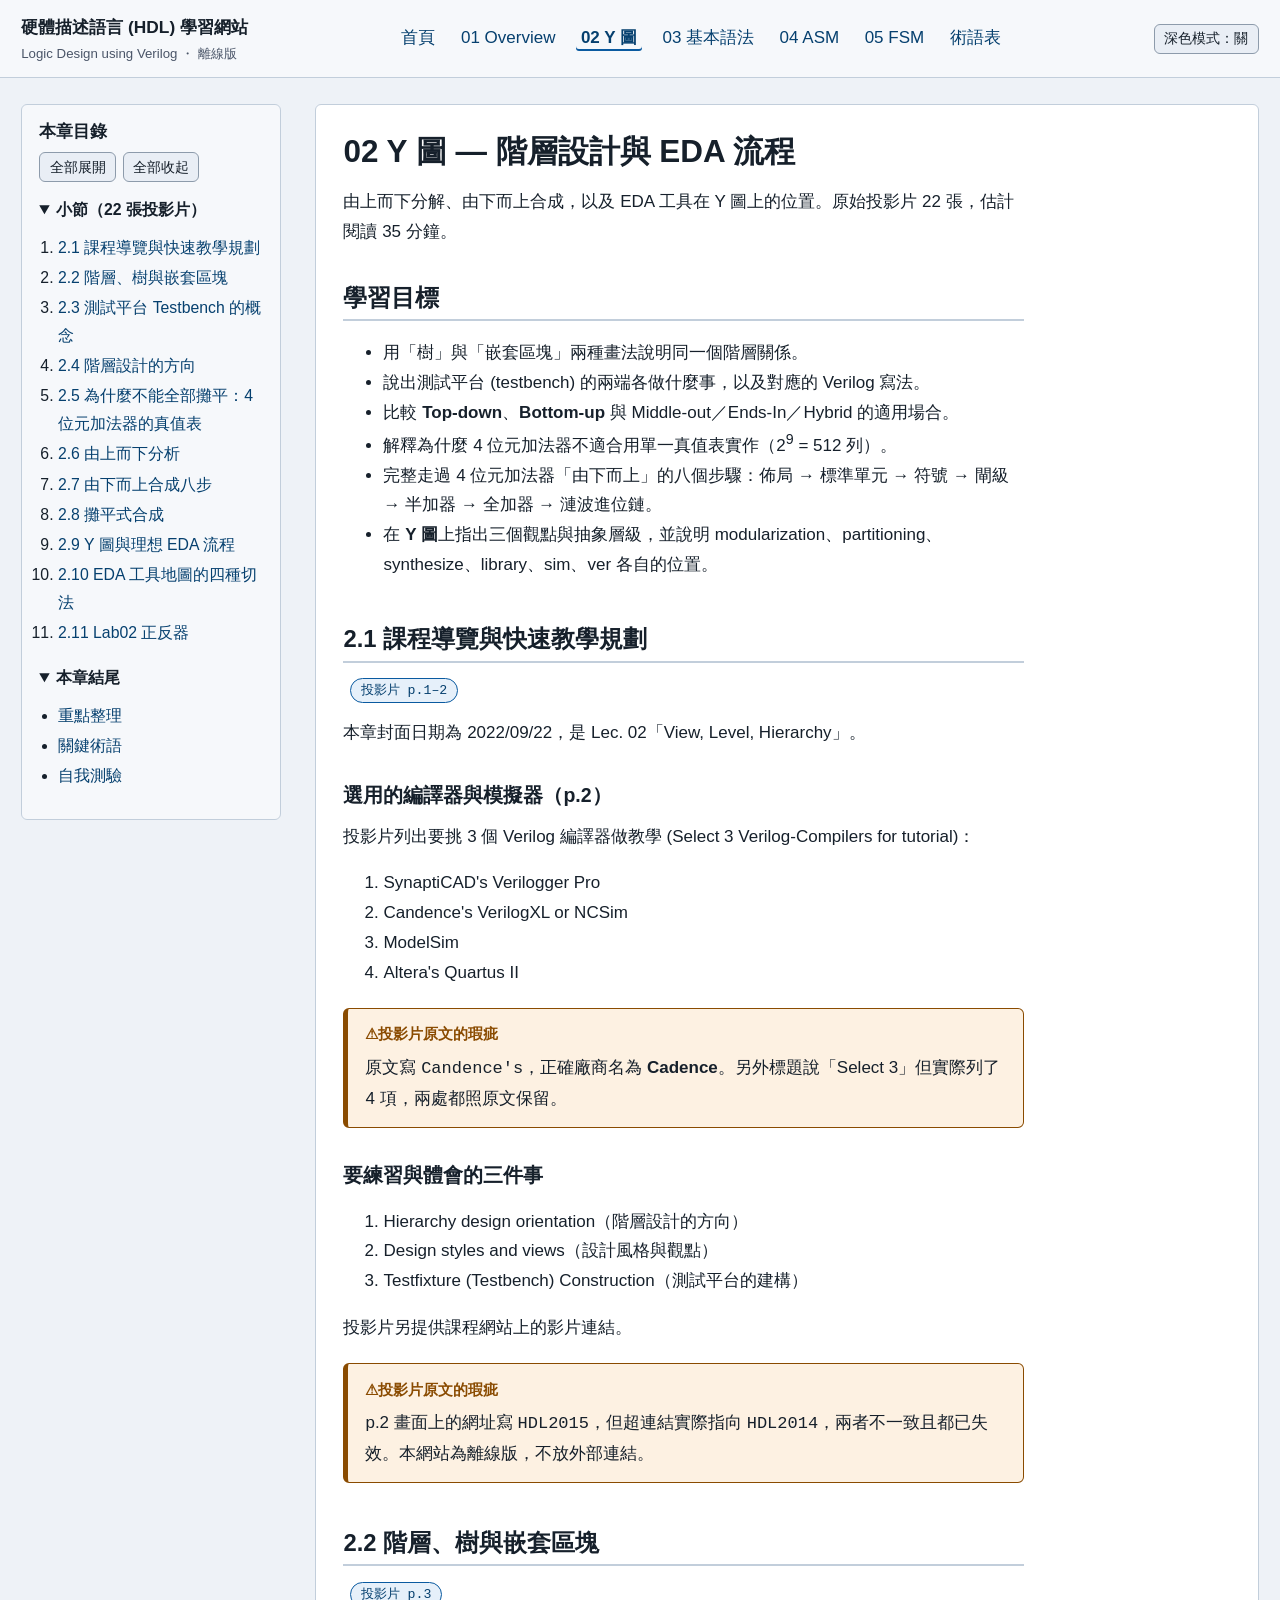
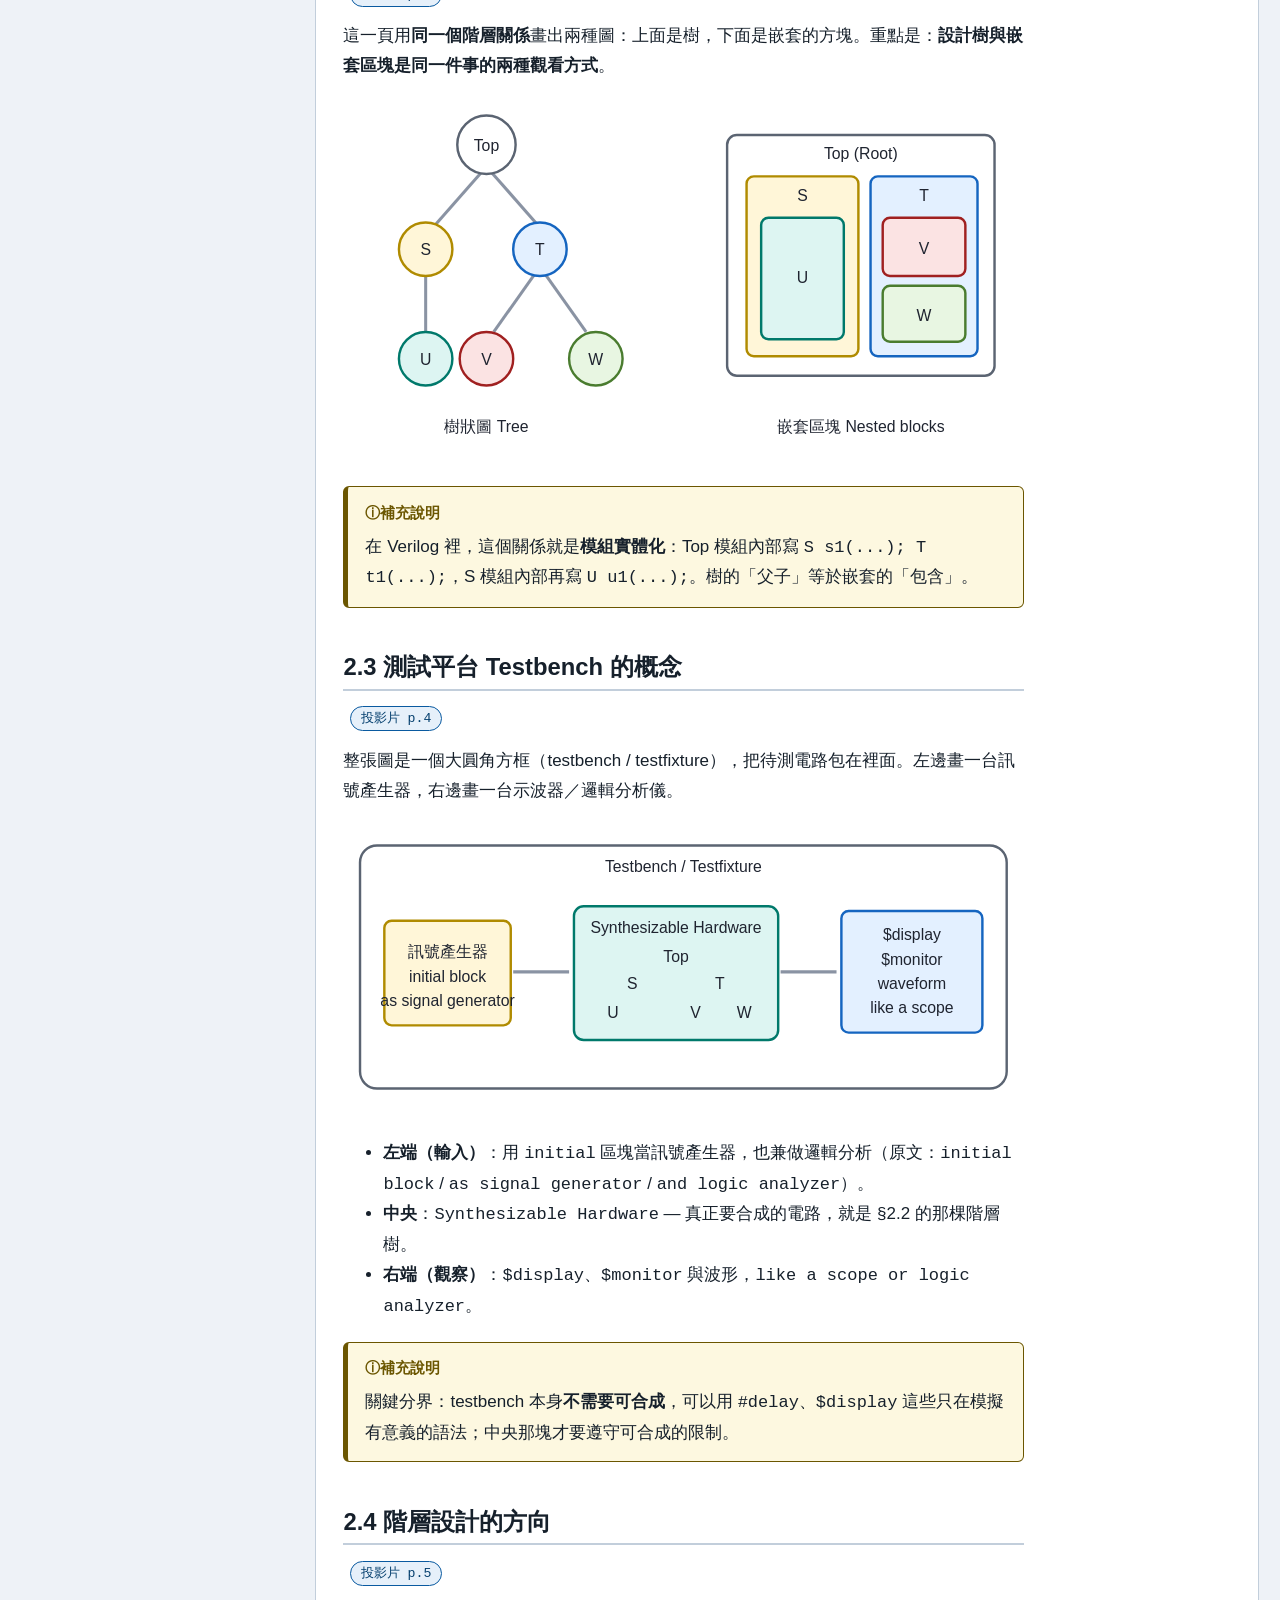
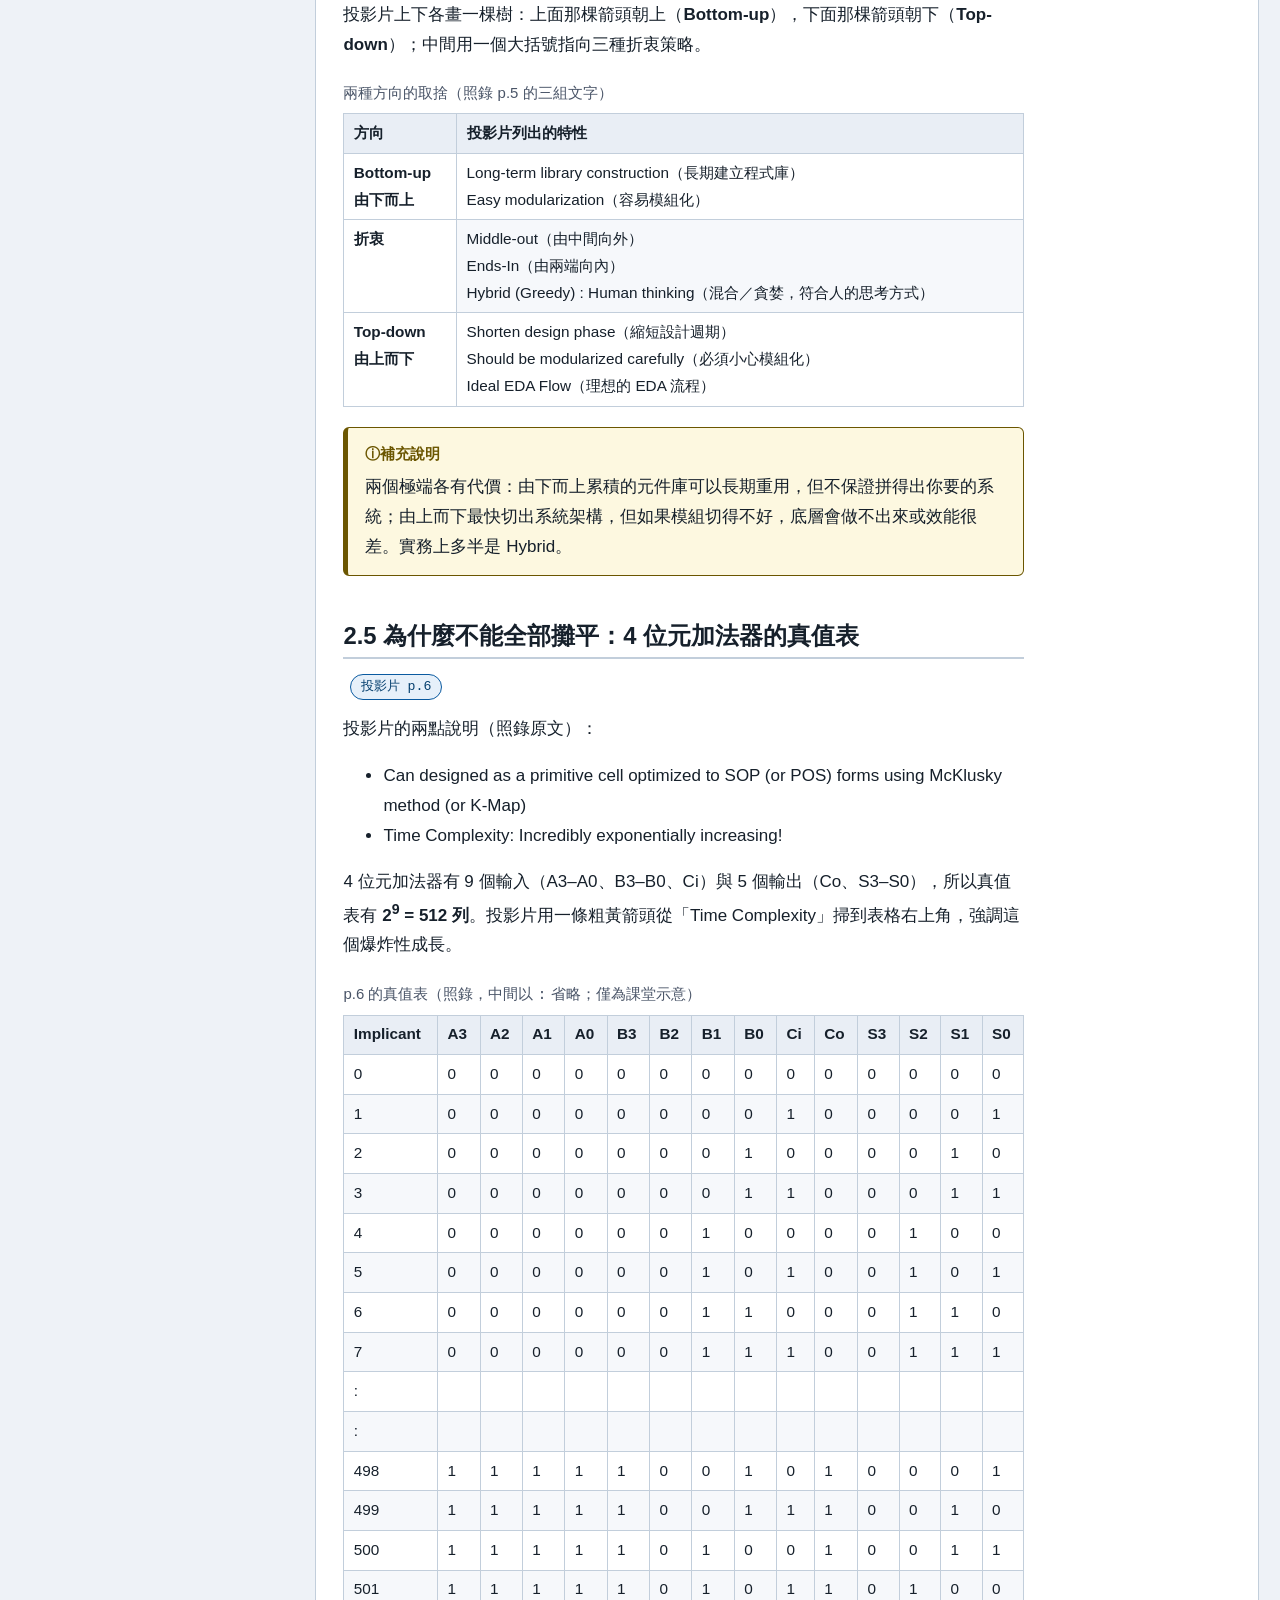
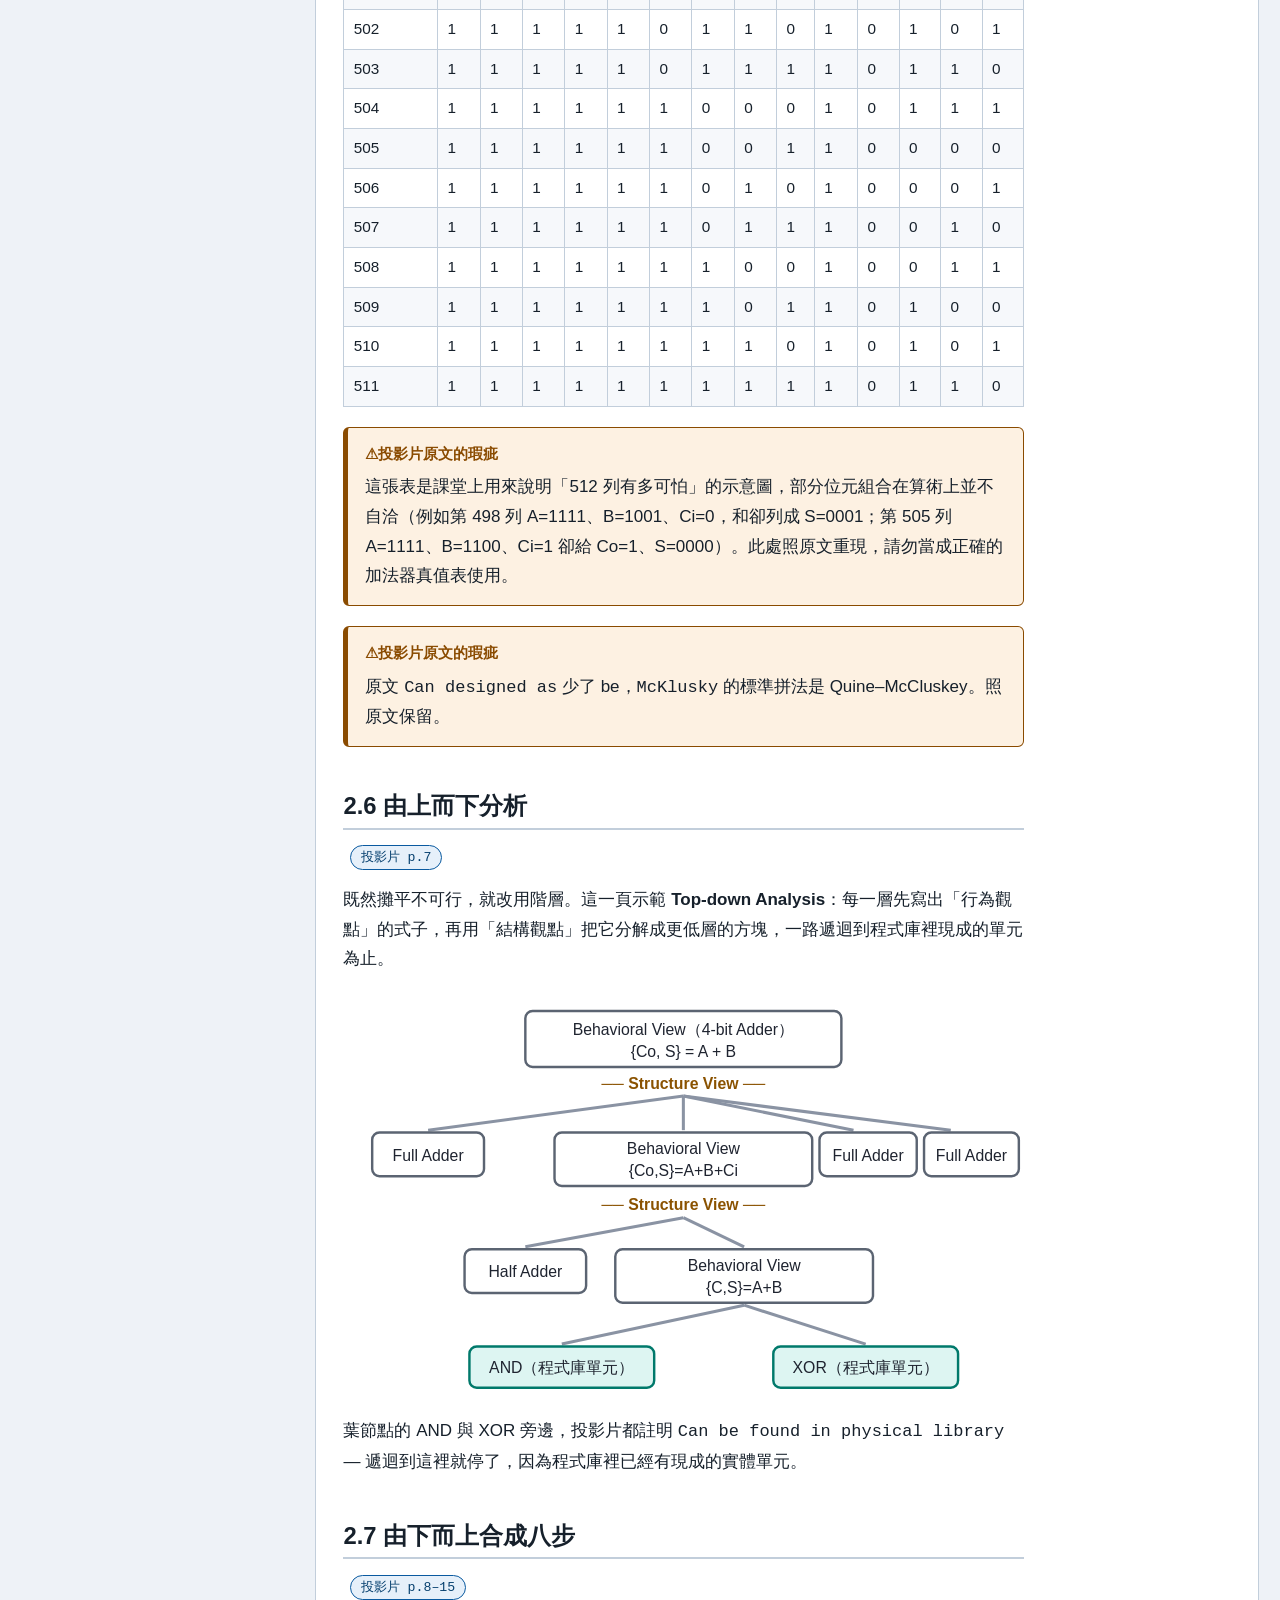
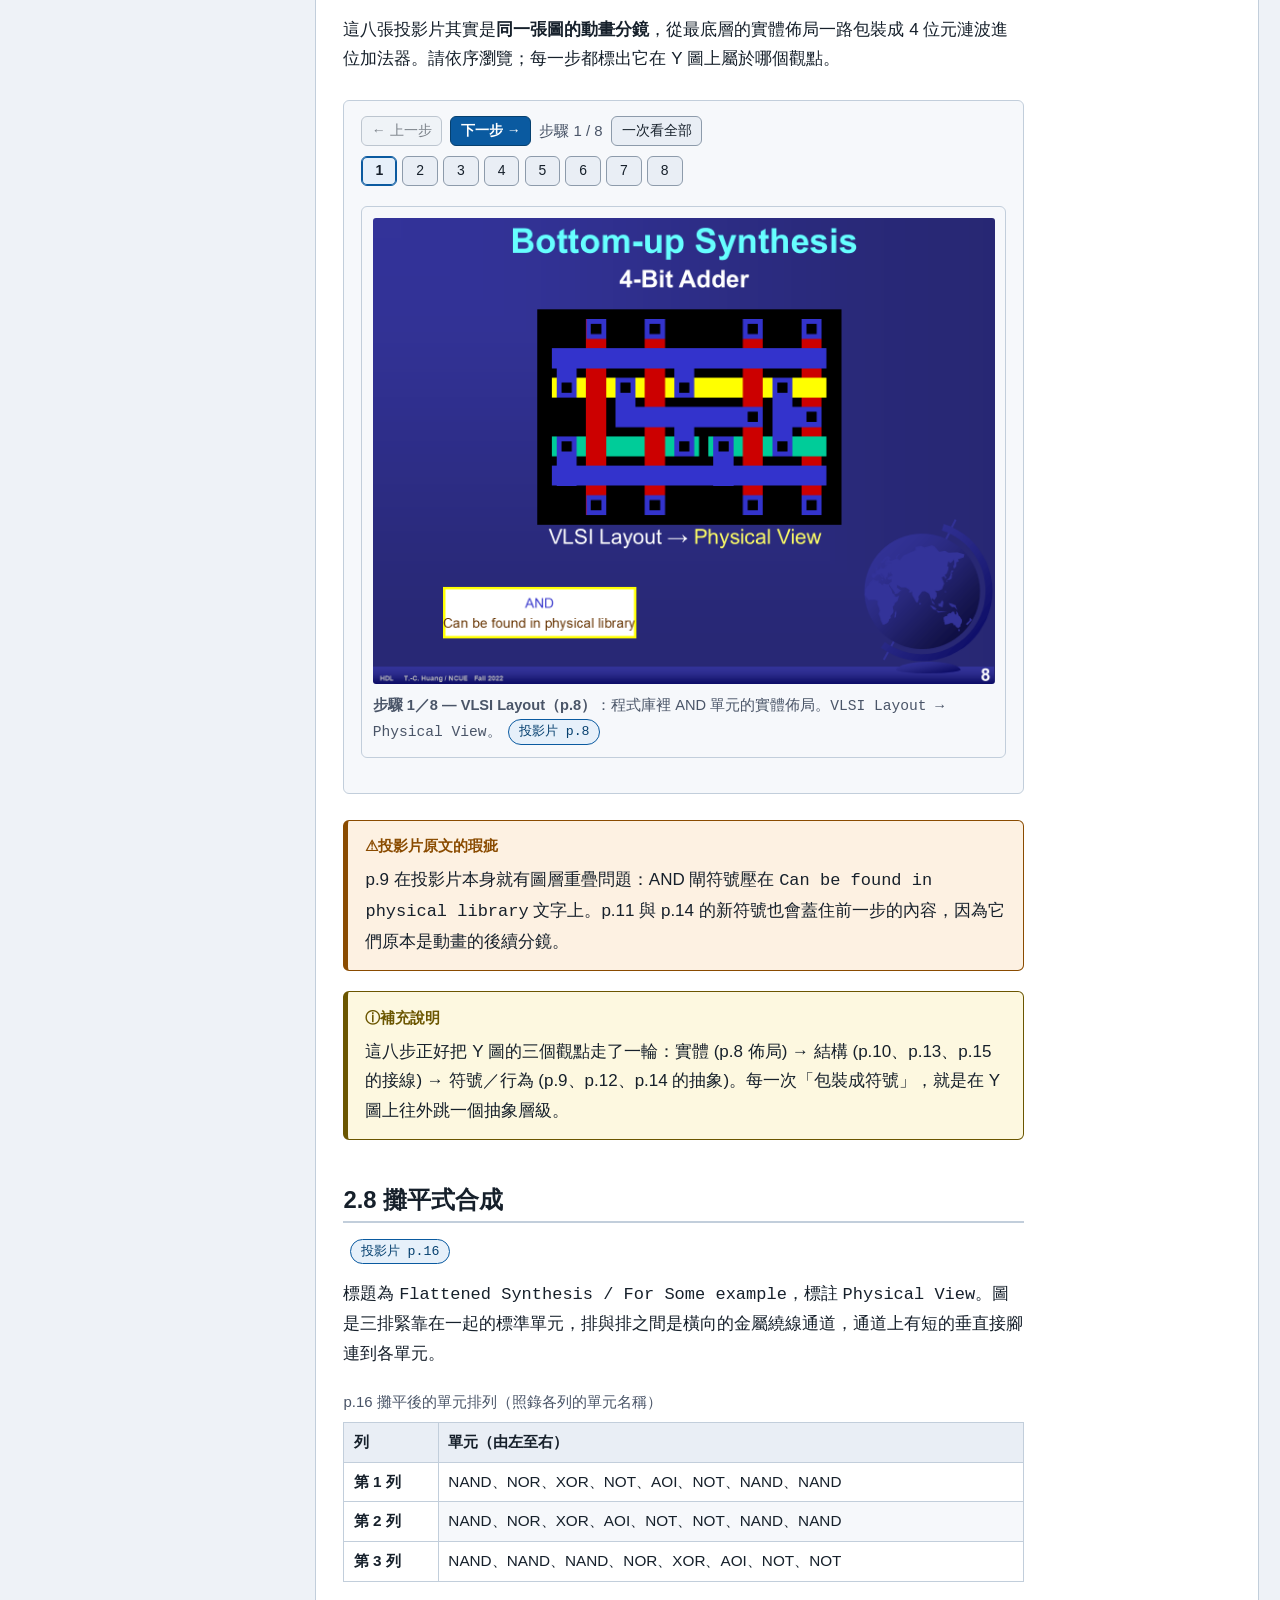
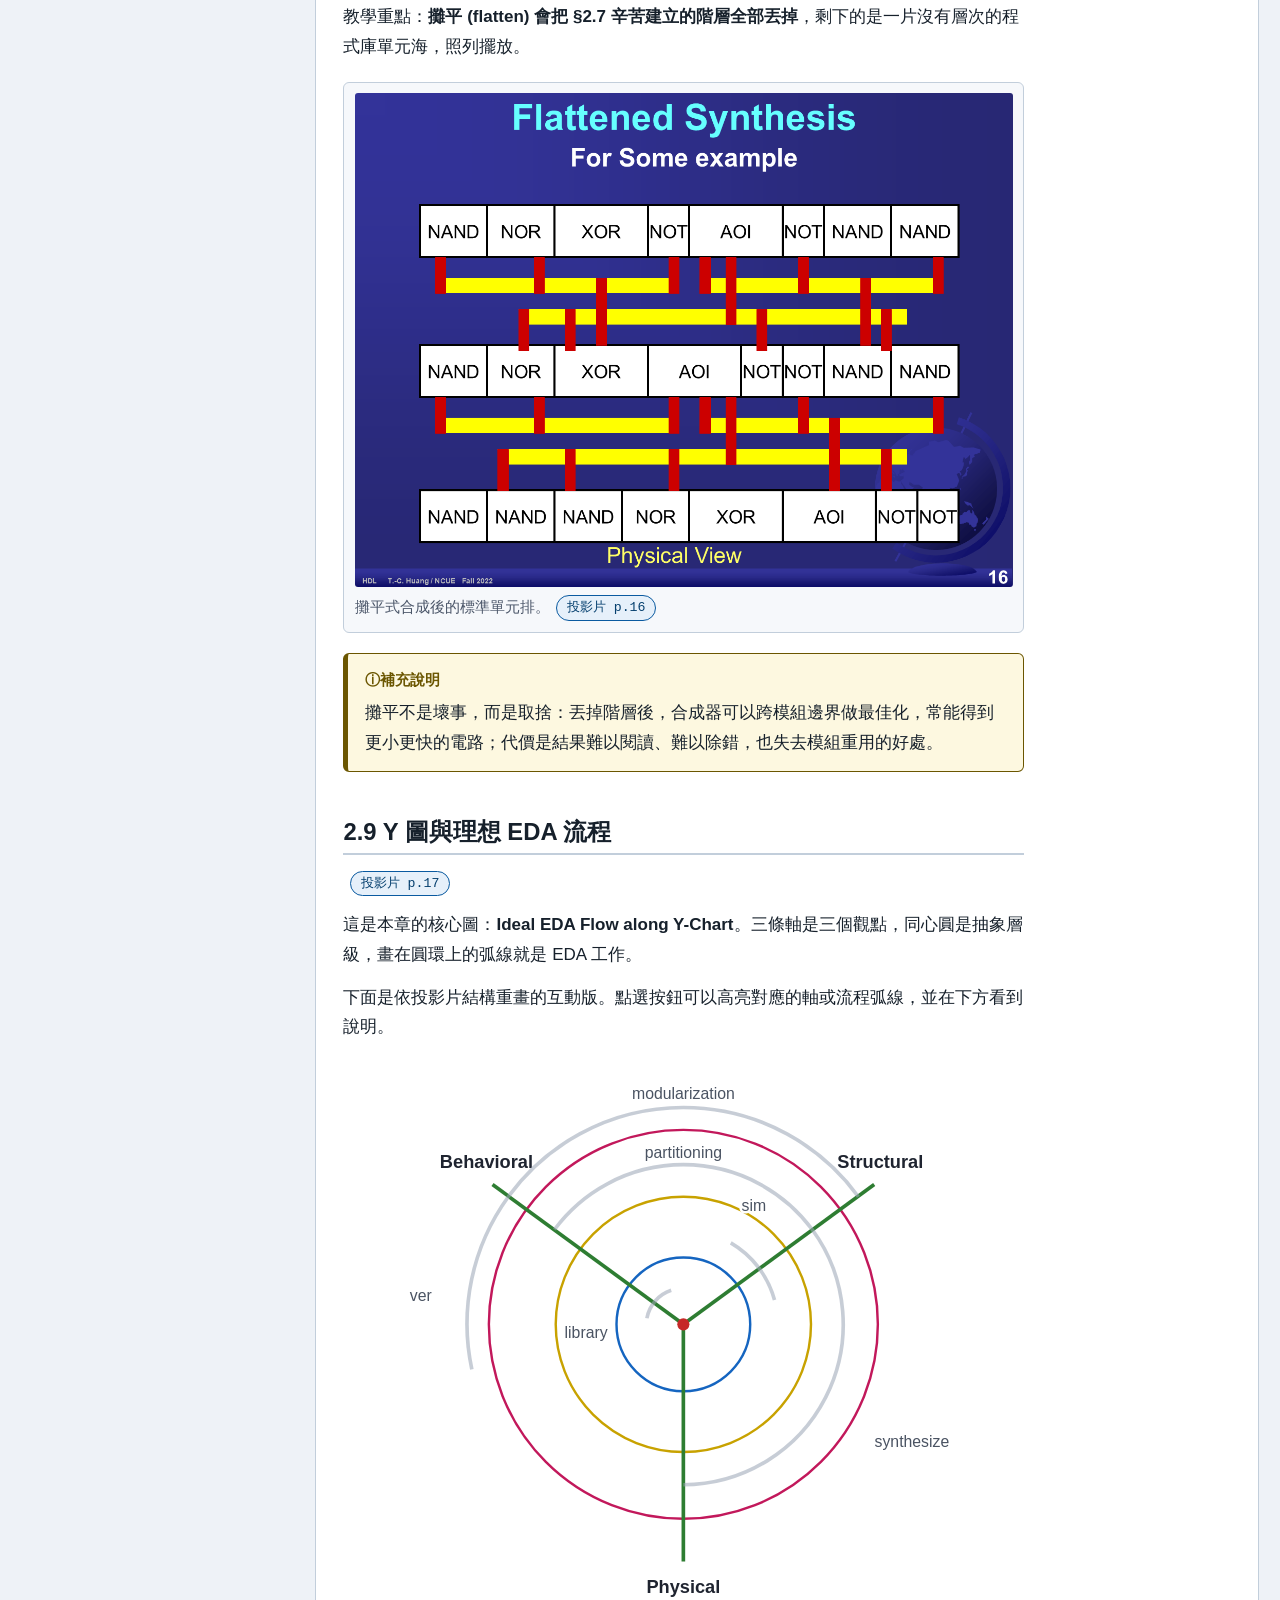
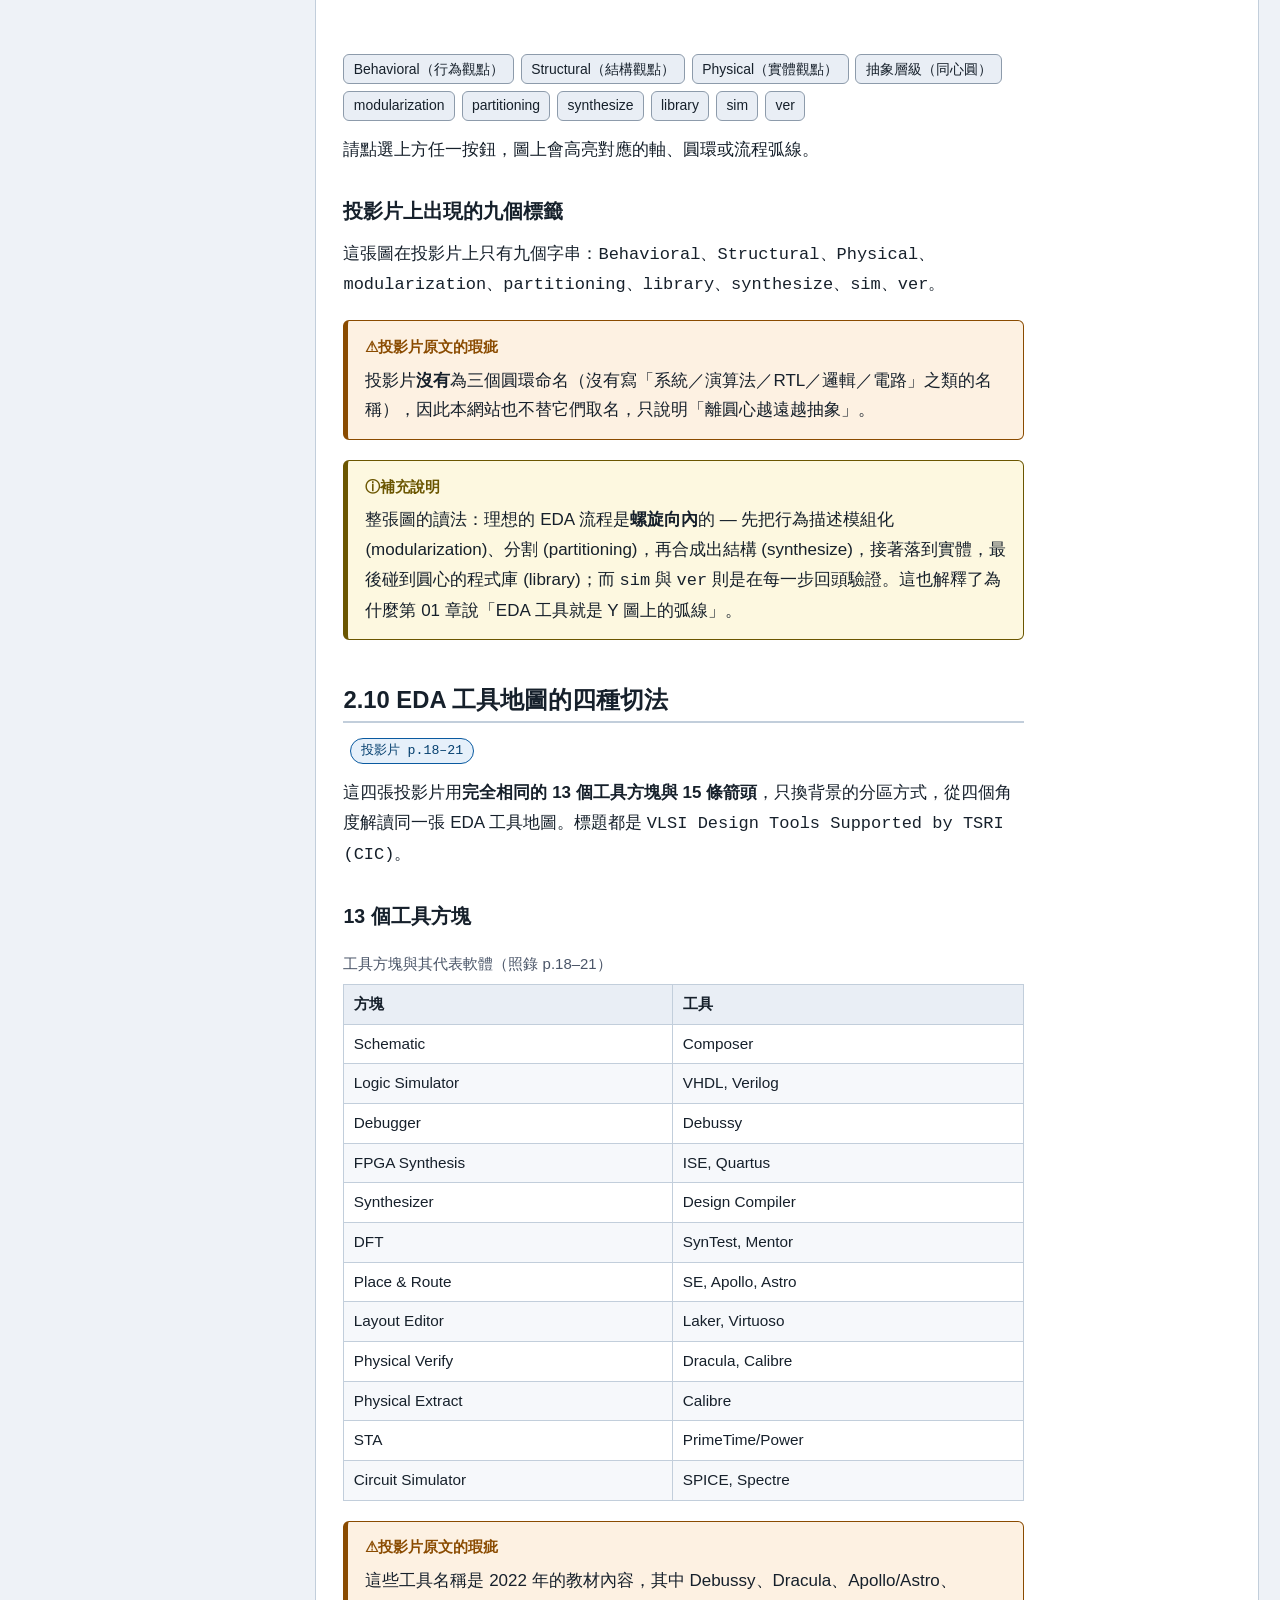
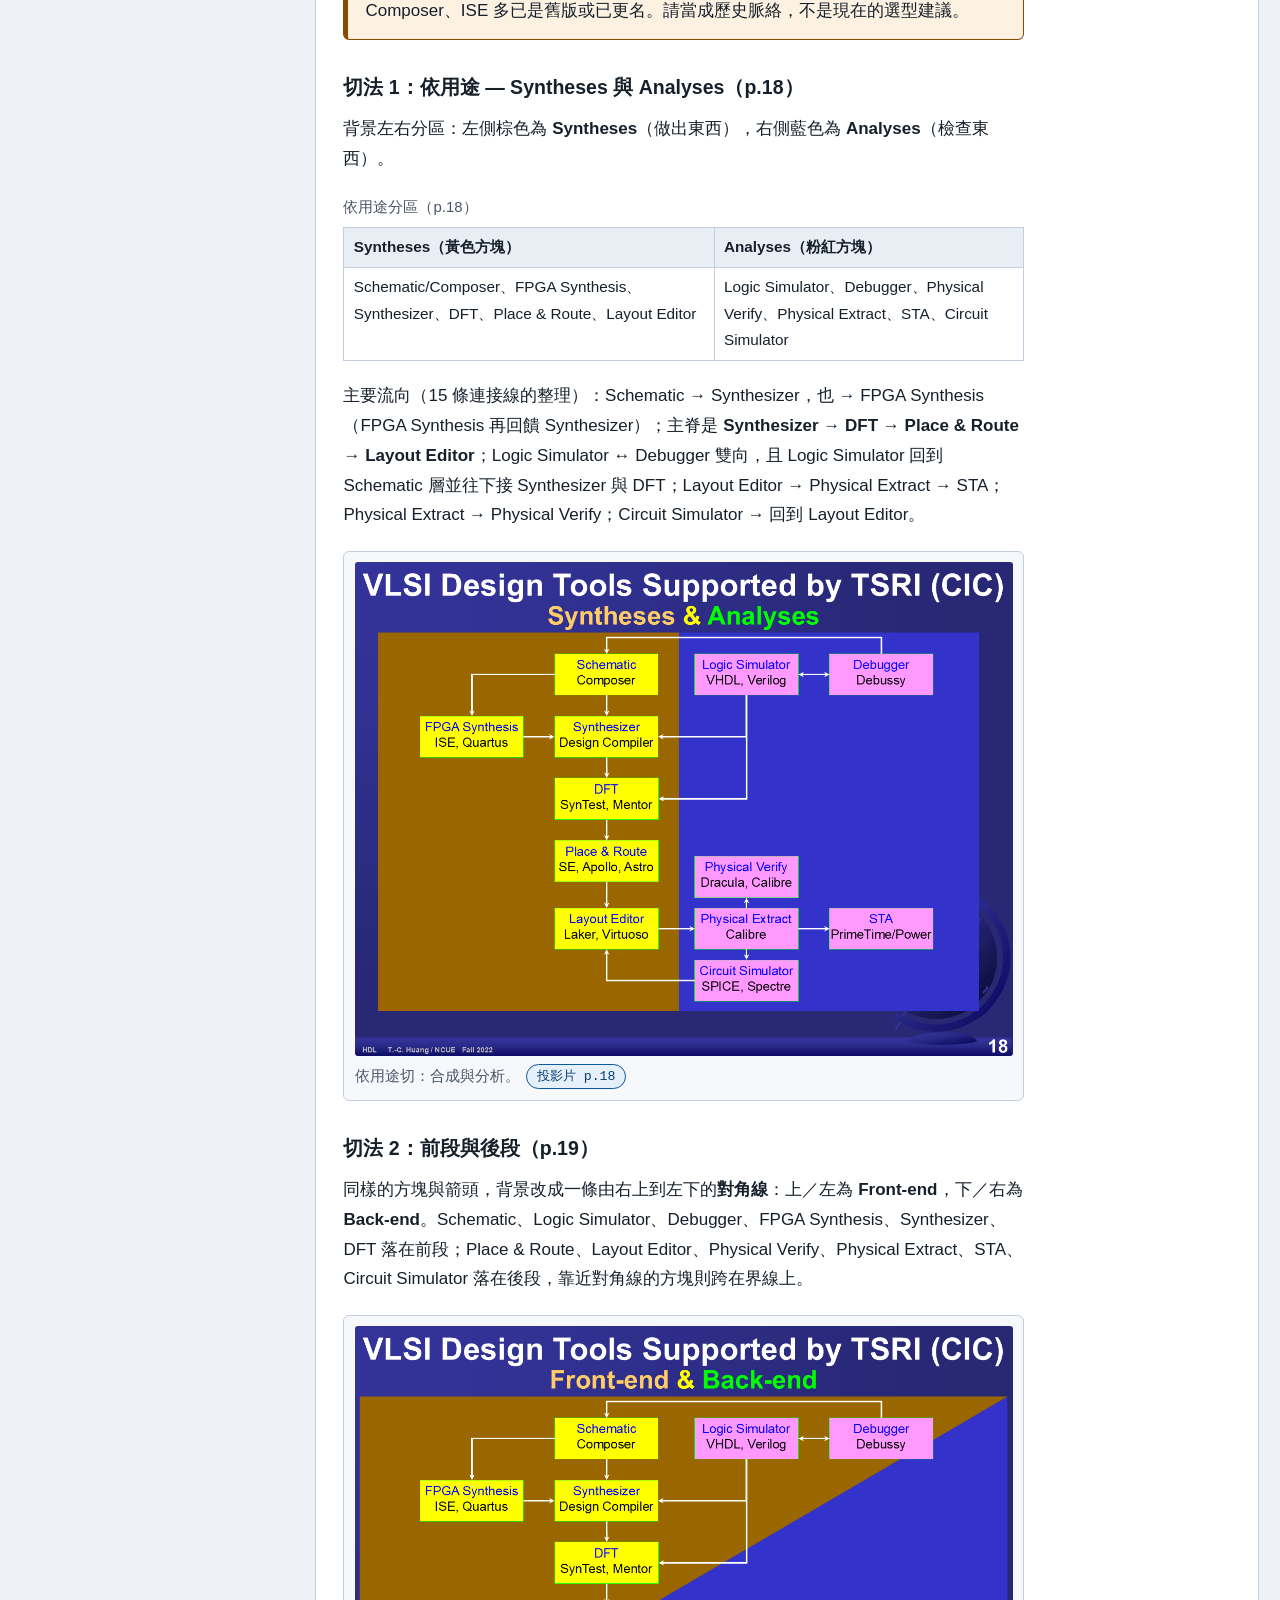
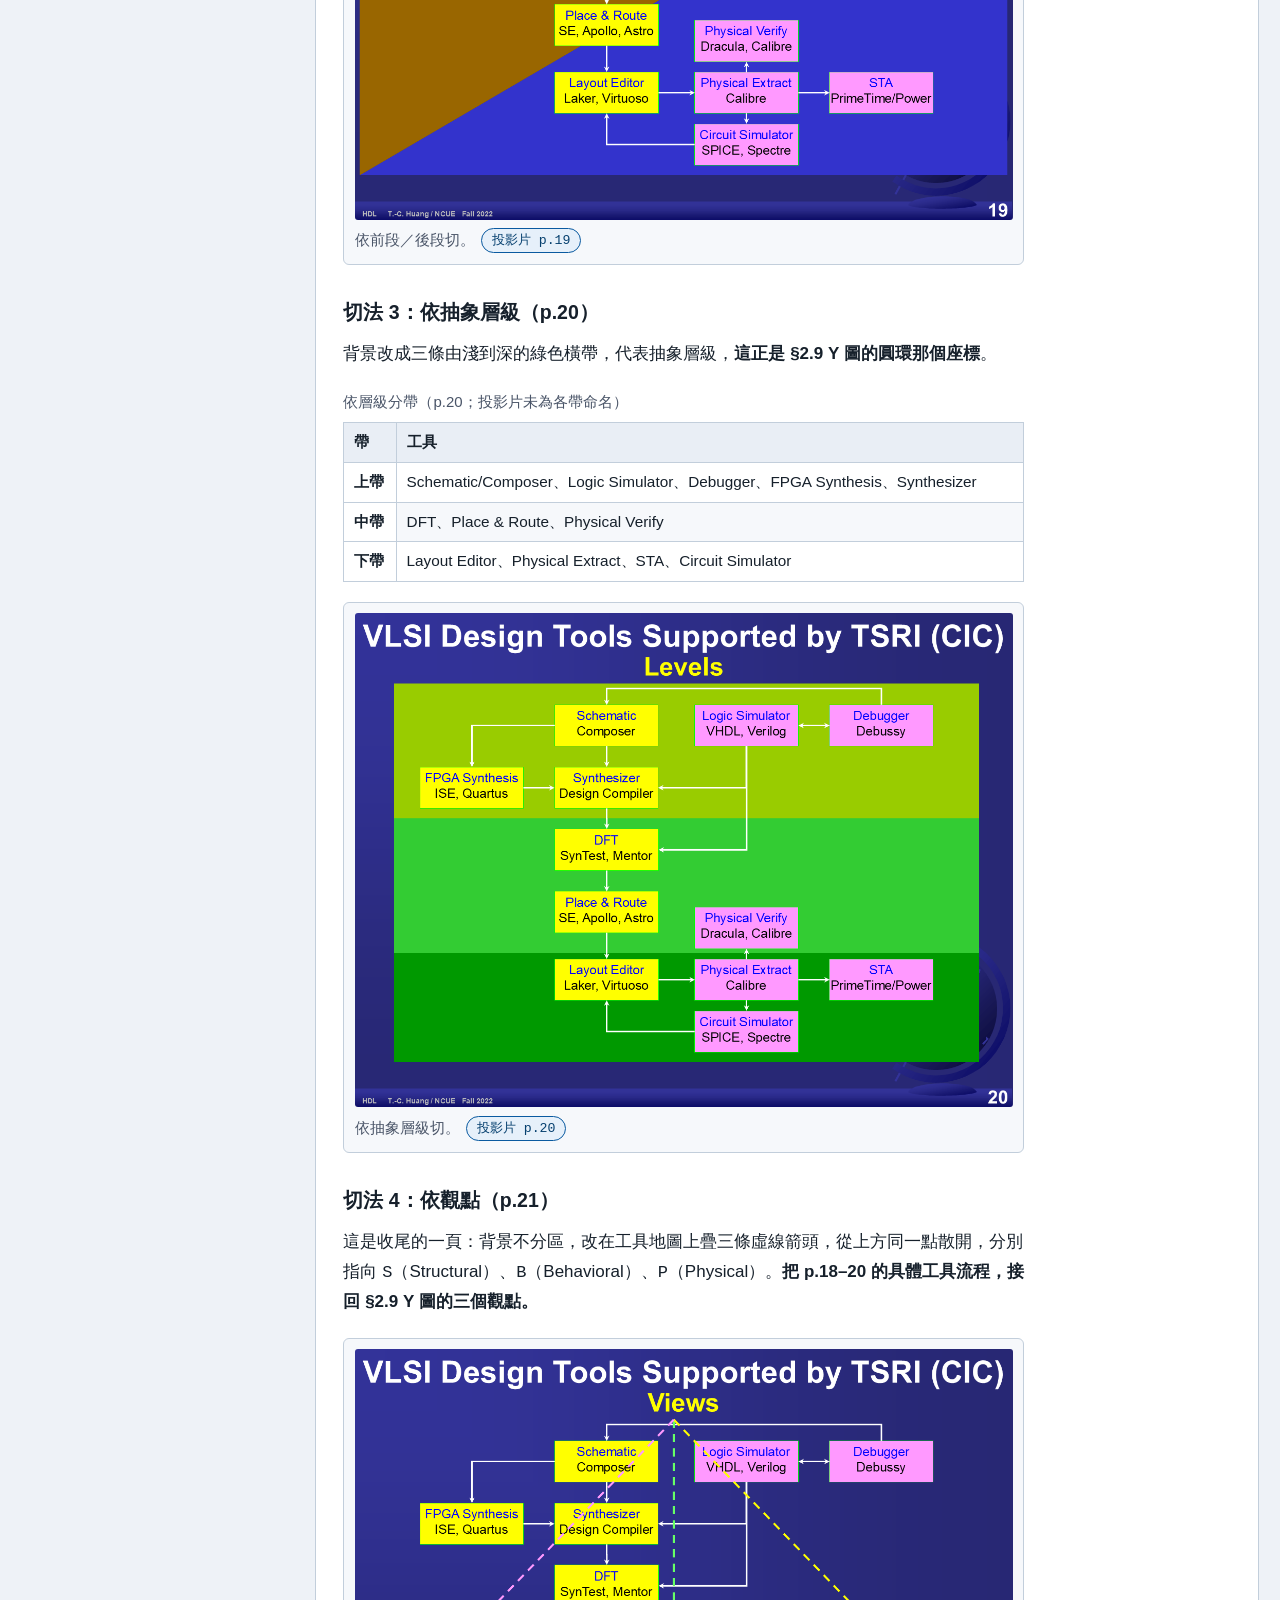
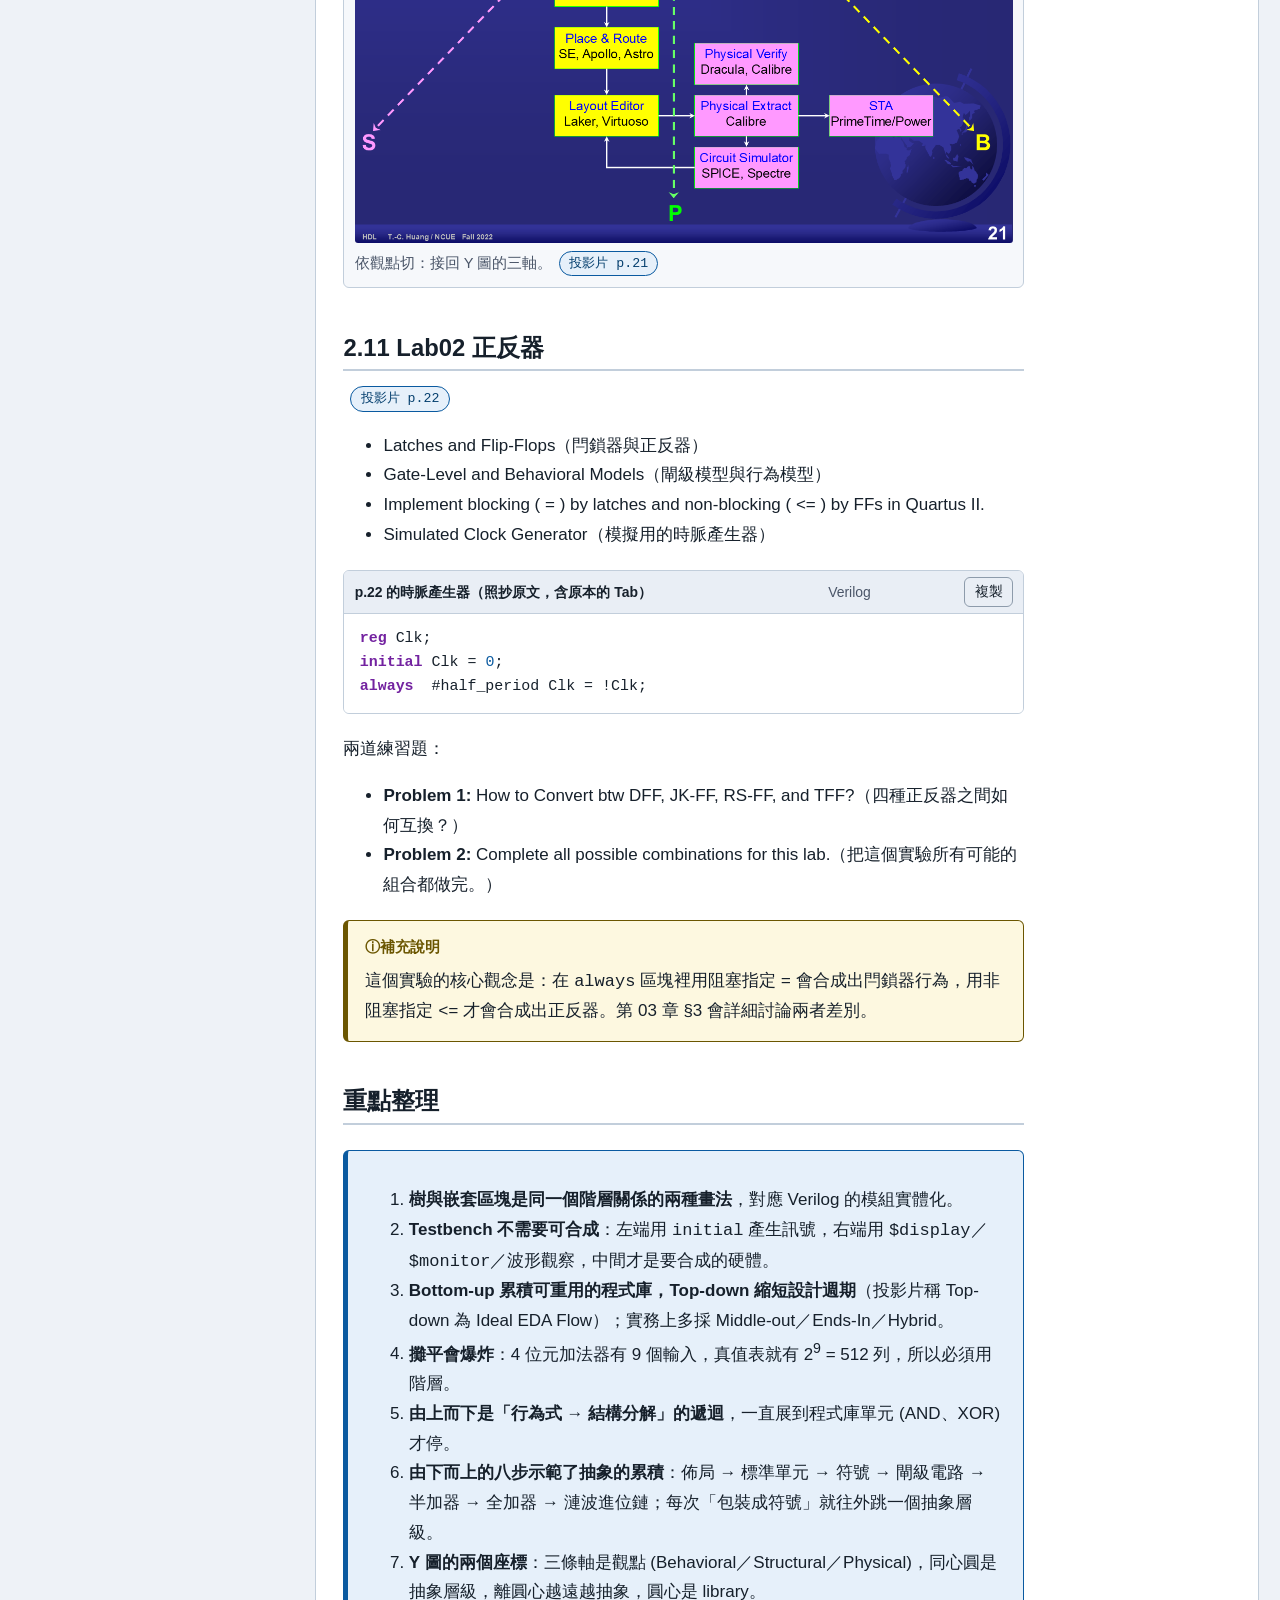
<file: hdl-study/ch02-ychart.html>
<!DOCTYPE html>
<html lang="zh-Hant">
<head>
<meta charset="utf-8">
<meta name="viewport" content="width=device-width, initial-scale=1">
<meta name="robots" content="noindex, nofollow">
<title>02 Y 圖 — 階層設計與 EDA 流程 ｜ 硬體描述語言 HDL 學習網站</title>
<link rel="stylesheet" href="css/site.css">
<style>
/* 本章專屬：互動 Y 圖與結構示意圖 */
.ychart .ring { fill: none; stroke-width: 2; }
.ychart .ring-1 { stroke: #c2185b; }
.ychart .ring-2 { stroke: #c8a200; }
.ychart .ring-3 { stroke: #1565c0; }
.ychart .axis { stroke: #2e7d32; stroke-width: 3; }
.ychart .axis-label { font-size: 15px; font-weight: 700; fill: #1f2430; }
.ychart .arc { fill: none; stroke: #9aa4b4; stroke-width: 3; opacity: .55; }
.ychart .arc-label { font-size: 13px; fill: #4a5362; }
/* 文字加白色描邊，壓在圓環或軸線上時仍然清楚 */
.ychart .arc-label, .ychart .axis-label { paint-order: stroke; stroke: #fff; stroke-width: 4px; stroke-linejoin: round; }
[data-theme="dark"] .ychart .arc-label, [data-theme="dark"] .ychart .axis-label { stroke: #171b23; }
.ychart .hit { fill: transparent; cursor: pointer; }
.ychart .arc.is-hl { stroke: #b36b00; stroke-width: 6; opacity: 1; }
.ychart .arc-label.is-hl { fill: #8a5200; font-weight: 700; font-size: 14px; }
.ychart .axis.is-hl { stroke: #b36b00; stroke-width: 6; }
.ychart .axis-label.is-hl { fill: #8a5200; text-decoration: underline; }
.ychart .ring.is-hl { stroke-width: 6; }
.ychart .center-dot { fill: #c62828; }
[data-theme="dark"] .ychart .axis-label { fill: #e7ebf2; }
[data-theme="dark"] .ychart .arc-label { fill: #b9c2d0; }
[data-theme="dark"] .ychart .arc.is-hl { stroke: #ffc34d; }
[data-theme="dark"] .ychart .arc-label.is-hl, [data-theme="dark"] .ychart .axis-label.is-hl { fill: #ffc34d; }
[data-theme="dark"] .ychart .axis.is-hl { stroke: #ffc34d; }
.svg-plain .box { fill: #fff; stroke: #5b6472; stroke-width: 2; }
.svg-plain text { font-size: 13px; fill: #1f2430; }
.svg-plain .edge { stroke: #8a93a3; stroke-width: 2.5; fill: none; }
.svg-plain .nest-s { fill: #fff6d8; stroke: #b08b00; stroke-width: 2; }
.svg-plain .nest-t { fill: #e3f0ff; stroke: #1565c0; stroke-width: 2; }
.svg-plain .nest-u { fill: #ddf5f2; stroke: #00796b; stroke-width: 2; }
.svg-plain .nest-v { fill: #fbe3e3; stroke: #a02020; stroke-width: 2; }
.svg-plain .nest-w { fill: #e8f6e2; stroke: #4a7c2f; stroke-width: 2; }
.svg-plain .trap { fill: #fff6d8; stroke: #b08b00; stroke-width: 2.5; }
.svg-plain .accent-text { fill: #8a5200; font-weight: 700; }
[data-theme="dark"] .svg-plain .box { fill: #222733; stroke: #9aa4b4; }
[data-theme="dark"] .svg-plain text { fill: #e7ebf2; }
[data-theme="dark"] .svg-plain .nest-s, [data-theme="dark"] .svg-plain .trap { fill: #3a3312; }
[data-theme="dark"] .svg-plain .nest-t { fill: #14283d; }
[data-theme="dark"] .svg-plain .nest-u { fill: #11302c; }
[data-theme="dark"] .svg-plain .nest-v { fill: #3a1b1b; }
[data-theme="dark"] .svg-plain .nest-w { fill: #1d3317; }
[data-theme="dark"] .svg-plain .accent-text { fill: #ffc34d; }
.y-btns { display: flex; flex-wrap: wrap; gap: .4rem; margin: .8rem 0; }
.steps-nav { display: flex; flex-wrap: wrap; gap: .4rem; margin: .8rem 0; }
</style>
<script src="js/site.js"></script>
</head>
<body data-chapter="ch02">
<a class="skiplink" href="#main">跳到主要內容</a>

<header class="site-header">
  <div class="site-header-inner">
    <a class="brand" href="index.html">硬體描述語言 (HDL) 學習網站<span>Logic Design using Verilog ・ 離線版</span></a>
    <nav class="site-nav" aria-label="主導覽">
      <ul>
        <li><a href="index.html">首頁</a></li>
        <li><a href="ch01-overview.html">01 Overview</a></li>
        <li><a href="ch02-ychart.html" aria-current="page">02 Y 圖</a></li>
        <li><a href="ch03-grammar.html">03 基本語法</a></li>
        <li><a href="ch04-asm.html">04 ASM</a></li>
        <li><a href="ch05-fsm.html">05 FSM</a></li>
        <li><a href="glossary.html">術語表</a></li>
      </ul>
    </nav>
    <div class="header-tools">
      <button type="button" class="btn btn-sm" data-action="toggle-theme" aria-pressed="false">
        <span data-theme-label>深色模式：關</span>
      </button>
    </div>
  </div>
</header>

<div class="layout">
  <nav class="toc" data-toc aria-labelledby="toc-heading">
    <h2 id="toc-heading">本章目錄</h2>
    <div class="toc-tools">
      <button type="button" class="btn btn-sm" data-toc-action="expand">全部展開</button>
      <button type="button" class="btn btn-sm" data-toc-action="collapse">全部收起</button>
    </div>
    <details class="toc-group" open>
      <summary>小節（22 張投影片）</summary>
      <ol class="toc-list">
        <li><a href="#sec-2-1">2.1 課程導覽與快速教學規劃</a></li>
        <li><a href="#sec-2-2">2.2 階層、樹與嵌套區塊</a></li>
        <li><a href="#sec-2-3">2.3 測試平台 Testbench 的概念</a></li>
        <li><a href="#sec-2-4">2.4 階層設計的方向</a></li>
        <li><a href="#sec-2-5">2.5 為什麼不能全部攤平：4 位元加法器的真值表</a></li>
        <li><a href="#sec-2-6">2.6 由上而下分析</a></li>
        <li><a href="#sec-2-7">2.7 由下而上合成八步</a></li>
        <li><a href="#sec-2-8">2.8 攤平式合成</a></li>
        <li><a href="#sec-2-9">2.9 Y 圖與理想 EDA 流程</a></li>
        <li><a href="#sec-2-10">2.10 EDA 工具地圖的四種切法</a></li>
        <li><a href="#sec-2-11">2.11 Lab02 正反器</a></li>
      </ol>
    </details>
    <details class="toc-group" open>
      <summary>本章結尾</summary>
      <ul class="toc-list">
        <li><a href="#takeaways">重點整理</a></li>
        <li><a href="#terms">關鍵術語</a></li>
        <li><a href="#quiz">自我測驗</a></li>
      </ul>
    </details>
  </nav>

  <main id="main">
    <h1>02 Y 圖 — 階層設計與 EDA 流程</h1>
    <p>由上而下分解、由下而上合成，以及 EDA 工具在 Y 圖上的位置。原始投影片 22 張，估計閱讀 35 分鐘。</p>

    <section class="chapter-section" id="objectives">
      <h2>學習目標</h2>
      <ul>
        <li>用「樹」與「嵌套區塊」兩種畫法說明同一個階層關係。</li>
        <li>說出測試平台 (testbench) 的兩端各做什麼事，以及對應的 Verilog 寫法。</li>
        <li>比較 <strong>Top-down</strong>、<strong>Bottom-up</strong> 與 Middle-out／Ends-In／Hybrid 的適用場合。</li>
        <li>解釋為什麼 4 位元加法器不適合用單一真值表實作（2<sup>9</sup> = 512 列）。</li>
        <li>完整走過 4 位元加法器「由下而上」的八個步驟：佈局 → 標準單元 → 符號 → 閘級 → 半加器 → 全加器 → 漣波進位鏈。</li>
        <li>在 <strong>Y 圖</strong>上指出三個觀點與抽象層級，並說明 modularization、partitioning、synthesize、library、sim、ver 各自的位置。</li>
      </ul>
    </section>

    <section class="chapter-section" id="sec-2-1">
      <h2>2.1 課程導覽與快速教學規劃</h2>
      <p><span class="srcref" data-slides="1,2">投影片 p.1–2</span></p>
      <p>本章封面日期為 2022/09/22，是 Lec. 02「View, Level, Hierarchy」。</p>

      <h3>選用的編譯器與模擬器（p.2）</h3>
      <p>投影片列出要挑 3 個 Verilog 編譯器做教學 (Select 3 Verilog-Compilers for tutorial)：</p>
      <ol>
        <li>SynaptiCAD's Verilogger Pro</li>
        <li>Candence's VerilogXL or NCSim</li>
        <li>ModelSim</li>
        <li>Altera's Quartus II</li>
      </ol>
      <p class="warn">原文寫 <code>Candence's</code>，正確廠商名為 <strong>Cadence</strong>。另外標題說「Select 3」但實際列了 4 項，兩處都照原文保留。</p>

      <h3>要練習與體會的三件事</h3>
      <ol>
        <li>Hierarchy design orientation（階層設計的方向）</li>
        <li>Design styles and views（設計風格與觀點）</li>
        <li>Testfixture (Testbench) Construction（測試平台的建構）</li>
      </ol>
      <p>投影片另提供課程網站上的影片連結。</p>
      <p class="warn">p.2 畫面上的網址寫 <code>HDL2015</code>，但超連結實際指向 <code>HDL2014</code>，兩者不一致且都已失效。本網站為離線版，不放外部連結。</p>
    </section>

    <section class="chapter-section" id="sec-2-2">
      <h2>2.2 階層、樹與嵌套區塊</h2>
      <p><span class="srcref" data-slides="3">投影片 p.3</span></p>
      <p>這一頁用<strong>同一個階層關係</strong>畫出兩種圖：上面是樹，下面是嵌套的方塊。重點是：<strong>設計樹與嵌套區塊是同一件事的兩種觀看方式</strong>。</p>

      <div class="svgfig svg-plain">
        <svg viewBox="0 0 560 300" role="img" aria-labelledby="h2-title h2-desc">
          <title id="h2-title">p.3 的階層：樹與嵌套區塊兩種畫法</title>
          <desc id="h2-desc">左側是樹狀圖：根節點 Top Root 之下有 S 與 T 兩個子節點；S 之下有 U；T 之下有 V 與 W。右側是同一關係的嵌套方塊：最外層白框代表 Top，裡面並列一個黃色的 S 方塊（內含青色 U）與一個藍色的 T 方塊（內含深紅 V 與淺綠 W）。</desc>
          <path class="edge" d="M118 54 L74 104"></path>
          <path class="edge" d="M118 54 L162 104"></path>
          <path class="edge" d="M68 142 L68 190"></path>
          <path class="edge" d="M158 142 L124 190"></path>
          <path class="edge" d="M166 142 L200 190"></path>
          <g><circle class="box" cx="118" cy="36" r="24"></circle><text x="118" y="41" text-anchor="middle">Top</text></g>
          <g><circle class="nest-s" cx="68" cy="122" r="22"></circle><text x="68" y="127" text-anchor="middle">S</text></g>
          <g><circle class="nest-t" cx="162" cy="122" r="22"></circle><text x="162" y="127" text-anchor="middle">T</text></g>
          <g><circle class="nest-u" cx="68" cy="212" r="22"></circle><text x="68" y="217" text-anchor="middle">U</text></g>
          <g><circle class="nest-v" cx="118" cy="212" r="22"></circle><text x="118" y="217" text-anchor="middle">V</text></g>
          <g><circle class="nest-w" cx="208" cy="212" r="22"></circle><text x="208" y="217" text-anchor="middle">W</text></g>
          <text x="118" y="272" text-anchor="middle">樹狀圖 Tree</text>

          <rect class="box" x="316" y="28" width="220" height="198" rx="8"></rect>
          <text x="426" y="48" text-anchor="middle">Top (Root)</text>
          <rect class="nest-s" x="332" y="62" width="92" height="148" rx="6"></rect>
          <text x="378" y="82" text-anchor="middle">S</text>
          <rect class="nest-u" x="344" y="96" width="68" height="100" rx="6"></rect>
          <text x="378" y="150" text-anchor="middle">U</text>
          <rect class="nest-t" x="434" y="62" width="88" height="148" rx="6"></rect>
          <text x="478" y="82" text-anchor="middle">T</text>
          <rect class="nest-v" x="444" y="96" width="68" height="48" rx="6"></rect>
          <text x="478" y="126" text-anchor="middle">V</text>
          <rect class="nest-w" x="444" y="152" width="68" height="46" rx="6"></rect>
          <text x="478" y="181" text-anchor="middle">W</text>
          <text x="426" y="272" text-anchor="middle">嵌套區塊 Nested blocks</text>
        </svg>
      </div>
      <div class="supplement">
        <p>在 Verilog 裡，這個關係就是<strong>模組實體化</strong>：Top 模組內部寫 <code>S s1(...); T t1(...);</code>，S 模組內部再寫 <code>U u1(...);</code>。樹的「父子」等於嵌套的「包含」。</p>
      </div>
    </section>

    <section class="chapter-section" id="sec-2-3">
      <h2>2.3 測試平台 Testbench 的概念</h2>
      <p><span class="srcref" data-slides="4">投影片 p.4</span></p>
      <p>整張圖是一個大圓角方框（testbench / testfixture），把待測電路包在裡面。左邊畫一台訊號產生器，右邊畫一台示波器／邏輯分析儀。</p>

      <div class="svgfig svg-plain">
        <svg viewBox="0 0 560 240" role="img" aria-labelledby="tb-title tb-desc">
          <title id="tb-title">p.4 的測試平台概念圖</title>
          <desc id="tb-desc">最外層方框是測試平台。左側方塊是訊號產生器，對應 initial 區塊；中央方塊是可合成硬體，內含 Top、S、T、U、V、W 的階層；右側方塊是示波器或邏輯分析儀，對應 display 與 monitor 系統函式與波形觀察。箭頭由左至中、再由中至右。</desc>
          <rect class="box" x="14" y="16" width="532" height="200" rx="14"></rect>
          <text x="280" y="38" text-anchor="middle">Testbench / Testfixture</text>
          <rect class="nest-s" x="34" y="78" width="104" height="86" rx="6"></rect>
          <text x="86" y="108" text-anchor="middle">訊號產生器</text>
          <text x="86" y="128" text-anchor="middle">initial block</text>
          <text x="86" y="148" text-anchor="middle">as signal generator</text>
          <path class="edge" d="M140 120 L186 120"></path>
          <rect class="nest-u" x="190" y="66" width="168" height="110" rx="8"></rect>
          <text x="274" y="88" text-anchor="middle">Synthesizable Hardware</text>
          <text x="274" y="112" text-anchor="middle">Top</text>
          <text x="238" y="134" text-anchor="middle">S</text>
          <text x="310" y="134" text-anchor="middle">T</text>
          <text x="222" y="158" text-anchor="middle">U</text>
          <text x="290" y="158" text-anchor="middle">V</text>
          <text x="330" y="158" text-anchor="middle">W</text>
          <path class="edge" d="M360 120 L406 120"></path>
          <rect class="nest-t" x="410" y="70" width="116" height="100" rx="6"></rect>
          <text x="468" y="94" text-anchor="middle">$display</text>
          <text x="468" y="114" text-anchor="middle">$monitor</text>
          <text x="468" y="134" text-anchor="middle">waveform</text>
          <text x="468" y="154" text-anchor="middle">like a scope</text>
        </svg>
      </div>
      <ul>
        <li><strong>左端（輸入）</strong>：用 <code>initial</code> 區塊當訊號產生器，也兼做邏輯分析（原文：<code>initial block</code> / <code>as signal generator</code> / <code>and logic analyzer</code>）。</li>
        <li><strong>中央</strong>：<code>Synthesizable Hardware</code> — 真正要合成的電路，就是 §2.2 的那棵階層樹。</li>
        <li><strong>右端（觀察）</strong>：<code>$display</code>、<code>$monitor</code> 與波形，<code>like a scope or logic analyzer</code>。</li>
      </ul>
      <div class="supplement">
        <p>關鍵分界：testbench 本身<strong>不需要可合成</strong>，可以用 <code>#delay</code>、<code>$display</code> 這些只在模擬有意義的語法；中央那塊才要遵守可合成的限制。</p>
      </div>
    </section>

    <section class="chapter-section" id="sec-2-4">
      <h2>2.4 階層設計的方向</h2>
      <p><span class="srcref" data-slides="5">投影片 p.5</span></p>
      <p>投影片上下各畫一棵樹：上面那棵箭頭朝上（<strong>Bottom-up</strong>），下面那棵箭頭朝下（<strong>Top-down</strong>）；中間用一個大括號指向三種折衷策略。</p>
      <div class="table-wrap">
        <table>
          <caption>兩種方向的取捨（照錄 p.5 的三組文字）</caption>
          <thead><tr><th scope="col">方向</th><th scope="col">投影片列出的特性</th></tr></thead>
          <tbody>
            <tr><th scope="row">Bottom-up<br>由下而上</th><td>Long-term library construction（長期建立程式庫）<br>Easy modularization（容易模組化）</td></tr>
            <tr><th scope="row">折衷</th><td>Middle-out（由中間向外）<br>Ends-In（由兩端向內）<br>Hybrid (Greedy) : Human thinking（混合／貪婪，符合人的思考方式）</td></tr>
            <tr><th scope="row">Top-down<br>由上而下</th><td>Shorten design phase（縮短設計週期）<br>Should be modularized carefully（必須小心模組化）<br>Ideal EDA Flow（理想的 EDA 流程）</td></tr>
          </tbody>
        </table>
      </div>
      <div class="supplement">
        <p>兩個極端各有代價：由下而上累積的元件庫可以長期重用，但不保證拼得出你要的系統；由上而下最快切出系統架構，但如果模組切得不好，底層會做不出來或效能很差。實務上多半是 Hybrid。</p>
      </div>
    </section>

    <section class="chapter-section" id="sec-2-5">
      <h2>2.5 為什麼不能全部攤平：4 位元加法器的真值表</h2>
      <p><span class="srcref" data-slides="6">投影片 p.6</span></p>
      <p>投影片的兩點說明（照錄原文）：</p>
      <ul>
        <li>Can designed as a primitive cell optimized to SOP (or POS) forms using McKlusky method (or K-Map)</li>
        <li>Time Complexity: Incredibly exponentially increasing!</li>
      </ul>
      <p>4 位元加法器有 9 個輸入（A3–A0、B3–B0、Ci）與 5 個輸出（Co、S3–S0），所以真值表有 <strong>2<sup>9</sup> = 512 列</strong>。投影片用一條粗黃箭頭從「Time Complexity」掃到表格右上角，強調這個爆炸性成長。</p>
      <div class="table-wrap">
        <table>
          <caption>p.6 的真值表（照錄，中間以 <code>:</code> 省略；僅為課堂示意）</caption>
          <thead>
            <tr><th scope="col">Implicant</th><th scope="col">A3</th><th scope="col">A2</th><th scope="col">A1</th><th scope="col">A0</th><th scope="col">B3</th><th scope="col">B2</th><th scope="col">B1</th><th scope="col">B0</th><th scope="col">Ci</th><th scope="col">Co</th><th scope="col">S3</th><th scope="col">S2</th><th scope="col">S1</th><th scope="col">S0</th></tr>
          </thead>
          <tbody>
            <tr><td>0</td><td>0</td><td>0</td><td>0</td><td>0</td><td>0</td><td>0</td><td>0</td><td>0</td><td>0</td><td>0</td><td>0</td><td>0</td><td>0</td><td>0</td></tr>
            <tr><td>1</td><td>0</td><td>0</td><td>0</td><td>0</td><td>0</td><td>0</td><td>0</td><td>0</td><td>1</td><td>0</td><td>0</td><td>0</td><td>0</td><td>1</td></tr>
            <tr><td>2</td><td>0</td><td>0</td><td>0</td><td>0</td><td>0</td><td>0</td><td>0</td><td>1</td><td>0</td><td>0</td><td>0</td><td>0</td><td>1</td><td>0</td></tr>
            <tr><td>3</td><td>0</td><td>0</td><td>0</td><td>0</td><td>0</td><td>0</td><td>0</td><td>1</td><td>1</td><td>0</td><td>0</td><td>0</td><td>1</td><td>1</td></tr>
            <tr><td>4</td><td>0</td><td>0</td><td>0</td><td>0</td><td>0</td><td>0</td><td>1</td><td>0</td><td>0</td><td>0</td><td>0</td><td>1</td><td>0</td><td>0</td></tr>
            <tr><td>5</td><td>0</td><td>0</td><td>0</td><td>0</td><td>0</td><td>0</td><td>1</td><td>0</td><td>1</td><td>0</td><td>0</td><td>1</td><td>0</td><td>1</td></tr>
            <tr><td>6</td><td>0</td><td>0</td><td>0</td><td>0</td><td>0</td><td>0</td><td>1</td><td>1</td><td>0</td><td>0</td><td>0</td><td>1</td><td>1</td><td>0</td></tr>
            <tr><td>7</td><td>0</td><td>0</td><td>0</td><td>0</td><td>0</td><td>0</td><td>1</td><td>1</td><td>1</td><td>0</td><td>0</td><td>1</td><td>1</td><td>1</td></tr>
            <tr><td>:</td><td></td><td></td><td></td><td></td><td></td><td></td><td></td><td></td><td></td><td></td><td></td><td></td><td></td><td></td></tr>
            <tr><td>:</td><td></td><td></td><td></td><td></td><td></td><td></td><td></td><td></td><td></td><td></td><td></td><td></td><td></td><td></td></tr>
            <tr><td>498</td><td>1</td><td>1</td><td>1</td><td>1</td><td>1</td><td>0</td><td>0</td><td>1</td><td>0</td><td>1</td><td>0</td><td>0</td><td>0</td><td>1</td></tr>
            <tr><td>499</td><td>1</td><td>1</td><td>1</td><td>1</td><td>1</td><td>0</td><td>0</td><td>1</td><td>1</td><td>1</td><td>0</td><td>0</td><td>1</td><td>0</td></tr>
            <tr><td>500</td><td>1</td><td>1</td><td>1</td><td>1</td><td>1</td><td>0</td><td>1</td><td>0</td><td>0</td><td>1</td><td>0</td><td>0</td><td>1</td><td>1</td></tr>
            <tr><td>501</td><td>1</td><td>1</td><td>1</td><td>1</td><td>1</td><td>0</td><td>1</td><td>0</td><td>1</td><td>1</td><td>0</td><td>1</td><td>0</td><td>0</td></tr>
            <tr><td>502</td><td>1</td><td>1</td><td>1</td><td>1</td><td>1</td><td>0</td><td>1</td><td>1</td><td>0</td><td>1</td><td>0</td><td>1</td><td>0</td><td>1</td></tr>
            <tr><td>503</td><td>1</td><td>1</td><td>1</td><td>1</td><td>1</td><td>0</td><td>1</td><td>1</td><td>1</td><td>1</td><td>0</td><td>1</td><td>1</td><td>0</td></tr>
            <tr><td>504</td><td>1</td><td>1</td><td>1</td><td>1</td><td>1</td><td>1</td><td>0</td><td>0</td><td>0</td><td>1</td><td>0</td><td>1</td><td>1</td><td>1</td></tr>
            <tr><td>505</td><td>1</td><td>1</td><td>1</td><td>1</td><td>1</td><td>1</td><td>0</td><td>0</td><td>1</td><td>1</td><td>0</td><td>0</td><td>0</td><td>0</td></tr>
            <tr><td>506</td><td>1</td><td>1</td><td>1</td><td>1</td><td>1</td><td>1</td><td>0</td><td>1</td><td>0</td><td>1</td><td>0</td><td>0</td><td>0</td><td>1</td></tr>
            <tr><td>507</td><td>1</td><td>1</td><td>1</td><td>1</td><td>1</td><td>1</td><td>0</td><td>1</td><td>1</td><td>1</td><td>0</td><td>0</td><td>1</td><td>0</td></tr>
            <tr><td>508</td><td>1</td><td>1</td><td>1</td><td>1</td><td>1</td><td>1</td><td>1</td><td>0</td><td>0</td><td>1</td><td>0</td><td>0</td><td>1</td><td>1</td></tr>
            <tr><td>509</td><td>1</td><td>1</td><td>1</td><td>1</td><td>1</td><td>1</td><td>1</td><td>0</td><td>1</td><td>1</td><td>0</td><td>1</td><td>0</td><td>0</td></tr>
            <tr><td>510</td><td>1</td><td>1</td><td>1</td><td>1</td><td>1</td><td>1</td><td>1</td><td>1</td><td>0</td><td>1</td><td>0</td><td>1</td><td>0</td><td>1</td></tr>
            <tr><td>511</td><td>1</td><td>1</td><td>1</td><td>1</td><td>1</td><td>1</td><td>1</td><td>1</td><td>1</td><td>1</td><td>0</td><td>1</td><td>1</td><td>0</td></tr>
          </tbody>
        </table>
      </div>
      <p class="warn">這張表是課堂上用來說明「512 列有多可怕」的示意圖，部分位元組合在算術上並不自洽（例如第 498 列 A=1111、B=1001、Ci=0，和卻列成 S=0001；第 505 列 A=1111、B=1100、Ci=1 卻給 Co=1、S=0000）。此處照原文重現，請勿當成正確的加法器真值表使用。</p>
      <p class="warn">原文 <code>Can designed as</code> 少了 be，<code>McKlusky</code> 的標準拼法是 Quine–McCluskey。照原文保留。</p>
    </section>

    <section class="chapter-section" id="sec-2-6">
      <h2>2.6 由上而下分析</h2>
      <p><span class="srcref" data-slides="7">投影片 p.7</span></p>
      <p>既然攤平不可行，就改用階層。這一頁示範 <strong>Top-down Analysis</strong>：每一層先寫出「行為觀點」的式子，再用「結構觀點」把它分解成更低層的方塊，一路遞迴到程式庫裡現成的單元為止。</p>

      <div class="svgfig svg-plain">
        <svg viewBox="0 0 560 330" role="img" aria-labelledby="td-title td-desc">
          <title id="td-title">p.7 的由上而下分解樹</title>
          <desc id="td-desc">最上層是 4 位元加法器的行為式 Co 與 S 等於 A 加 B，經結構觀點分解成四個全加器；全加器的行為式為 Co 與 S 等於 A 加 B 加 Ci，再分解成半加器；半加器的行為式為 C 與 S 等於 A 加 B，最後分解成 AND 與 XOR 兩個程式庫單元。</desc>
          <rect class="box" x="150" y="14" width="260" height="46" rx="6"></rect>
          <text x="280" y="34" text-anchor="middle">Behavioral View（4-bit Adder）</text>
          <text x="280" y="52" text-anchor="middle">{Co, S} = A + B</text>
          <text class="accent-text" x="280" y="78" text-anchor="middle">── Structure View ──</text>
          <path class="edge" d="M280 84 L70 112"></path>
          <path class="edge" d="M280 84 L280 112"></path>
          <path class="edge" d="M280 84 L420 112"></path>
          <path class="edge" d="M280 84 L500 112"></path>
          <rect class="box" x="24" y="114" width="92" height="36" rx="6"></rect>
          <text x="70" y="137" text-anchor="middle">Full Adder</text>
          <rect class="box" x="174" y="114" width="212" height="44" rx="6"></rect>
          <text x="280" y="132" text-anchor="middle">Behavioral View</text>
          <text x="280" y="150" text-anchor="middle">{Co,S}=A+B+Ci</text>
          <rect class="box" x="392" y="114" width="80" height="36" rx="6"></rect>
          <text x="432" y="137" text-anchor="middle">Full Adder</text>
          <rect class="box" x="478" y="114" width="78" height="36" rx="6"></rect>
          <text x="517" y="137" text-anchor="middle">Full Adder</text>
          <text class="accent-text" x="280" y="178" text-anchor="middle">── Structure View ──</text>
          <path class="edge" d="M280 184 L150 208"></path>
          <path class="edge" d="M280 184 L330 208"></path>
          <rect class="box" x="100" y="210" width="100" height="36" rx="6"></rect>
          <text x="150" y="233" text-anchor="middle">Half Adder</text>
          <rect class="box" x="224" y="210" width="212" height="44" rx="6"></rect>
          <text x="330" y="228" text-anchor="middle">Behavioral View</text>
          <text x="330" y="246" text-anchor="middle">{C,S}=A+B</text>
          <path class="edge" d="M330 256 L180 288"></path>
          <path class="edge" d="M330 256 L430 288"></path>
          <rect class="nest-u" x="104" y="290" width="152" height="34" rx="6"></rect>
          <text x="180" y="312" text-anchor="middle">AND（程式庫單元）</text>
          <rect class="nest-u" x="354" y="290" width="152" height="34" rx="6"></rect>
          <text x="430" y="312" text-anchor="middle">XOR（程式庫單元）</text>
        </svg>
      </div>
      <p>葉節點的 AND 與 XOR 旁邊，投影片都註明 <code>Can be found in physical library</code> — 遞迴到這裡就停了，因為程式庫裡已經有現成的實體單元。</p>
    </section>

    <section class="chapter-section" id="sec-2-7">
      <h2>2.7 由下而上合成八步</h2>
      <p><span class="srcref" data-slides="8,9,10,11,12,13,14,15">投影片 p.8–15</span></p>
      <p>這八張投影片其實是<strong>同一張圖的動畫分鏡</strong>，從最底層的實體佈局一路包裝成 4 位元漣波進位加法器。請依序瀏覽；每一步都標出它在 Y 圖上屬於哪個觀點。</p>

      <div class="stepper" data-stepper>
        <div class="stepper-body">
          <figure class="figure" data-step="1">
            <img src="assets/ch02/fig-slide-08.png" alt="投影片 p.8 畫面：AND 單元的 VLSI 佈局圖，黑色底上有上下兩條藍色金屬橫條、中間黃色與青綠色的擴散層橫列、垂直的紅色多晶矽閘條，以及作為接點的小方塊，上下邊各有四個接墊。">
            <figcaption><strong>步驟 1／8 — VLSI Layout（p.8）</strong>：程式庫裡 AND 單元的實體佈局。<code>VLSI Layout → Physical View</code>。<span class="srcref" data-slides="8">投影片 p.8</span></figcaption>
          </figure>
          <figure class="figure" data-step="2">
            <img src="assets/ch02/fig-slide-09.png" alt="投影片 p.9 畫面：上方是把佈局抽象化後的白色標準單元方框，外圍粗黑框與上下各四個接腳方塊，標示 Standard Cell 與 Physical View；下方是 AND 閘符號，標示 Symbol View。">
            <figcaption><strong>步驟 2／8 — Standard Cell 與 Symbol View（p.9）</strong>：把佈局抽象成一個標準單元，再往上抽象成一個 AND 閘符號。<span class="srcref" data-slides="9">投影片 p.9</span></figcaption>
          </figure>
          <figure class="figure" data-step="3">
            <img src="assets/ch02/fig-slide-10.png" alt="投影片 p.10 畫面：半加器的閘級電路圖，AND 閘與 XOR 閘並列，兩條輸入網線由上方下來並以接點共用 A 與 B，兩個輸出分別由閘底部引出。">
            <figcaption><strong>步驟 3／8 — Schematics（p.10）</strong>：用 AND 與 XOR 兩個符號接成半加器的閘級電路；AND 給進位、XOR 給和。<span class="srcref" data-slides="10">投影片 p.10</span></figcaption>
          </figure>
          <figure class="figure" data-step="4">
            <img src="assets/ch02/fig-slide-11.png" alt="投影片 p.11 畫面：與前一張相同的 AND 加 XOR 電路，上方覆蓋一個黃色外框的梯形模組符號並標示 Half Adder，梯形上方有兩個輸入接腳、下方有兩個輸出接腳。">
            <figcaption><strong>步驟 4／8 — 包裝成模組（p.11）</strong>：用一個梯形符號把閘級電路包起來，命名為 Half Adder。<span class="srcref" data-slides="11">投影片 p.11</span></figcaption>
          </figure>
          <figure class="figure" data-step="5">
            <img src="assets/ch02/fig-slide-12.png" alt="投影片 p.12 畫面：只剩下標示 Half Adder 的梯形符號，下方標題為 Symbol View。">
            <figcaption><strong>步驟 5／8 — Half Adder 的 Symbol View（p.12）</strong>：內部細節隱藏起來，成為可重複使用的區塊。<span class="srcref" data-slides="12">投影片 p.12</span></figcaption>
          </figure>
          <figure class="figure" data-step="6">
            <img src="assets/ch02/fig-slide-13.png" alt="投影片 p.13 畫面：兩個標示 Half Adder 的梯形並列，A 與 B 進入左邊半加器、Ci 進入右邊半加器，左邊的和輸出接到右邊的輸入，兩個進位輸出接到一個 OR 閘產生最終進位 Co，右邊的和輸出向下成為 S。">
            <figcaption><strong>步驟 6／8 — 用兩個半加器做全加器（p.13）</strong>：<code>FA = HA + HA + OR</code>。<span class="srcref" data-slides="13">投影片 p.13</span></figcaption>
          </figure>
          <figure class="figure" data-step="7">
            <img src="assets/ch02/fig-slide-14.png" alt="投影片 p.14 畫面：一個較大的梯形符號標示 Full Adder，上方三個輸入接腳、下方兩個輸出接腳，覆蓋在前一張的內部結構之上。">
            <figcaption><strong>步驟 7／8 — Full Adder 的符號（p.14）</strong>：同樣的「把結構收攏成符號」動作，再往上一層。<span class="srcref" data-slides="14">投影片 p.14</span></figcaption>
          </figure>
          <figure class="figure" data-step="8">
            <img src="assets/ch02/fig-slide-15.png" alt="投影片 p.15 畫面：四個標示 Full Adder 的梯形排成一列，上方兩條長橫向匯流排分別是 A 與 B，各取一位元進入每一級；粉紅色線把每一級的進位輸出接到左側下一級的進位輸入，白色線把各級的和往下送出，最左側的粉紅箭頭是最終進位輸出。">
            <figcaption><strong>步驟 8／8 — 4 位元漣波進位加法器（p.15）</strong>：四個全加器串成一列，進位由最右（bit 0）往左傳遞。這就是 §2.6 由上而下那棵樹的「由下而上」對應版本。<span class="srcref" data-slides="15">投影片 p.15</span></figcaption>
          </figure>
        </div>
      </div>

      <p class="warn">p.9 在投影片本身就有圖層重疊問題：AND 閘符號壓在 <code>Can be found in physical library</code> 文字上。p.11 與 p.14 的新符號也會蓋住前一步的內容，因為它們原本是動畫的後續分鏡。</p>
      <div class="supplement">
        <p>這八步正好把 Y 圖的三個觀點走了一輪：實體 (p.8 佈局) → 結構 (p.10、p.13、p.15 的接線) → 符號／行為 (p.9、p.12、p.14 的抽象)。每一次「包裝成符號」，就是在 Y 圖上往外跳一個抽象層級。</p>
      </div>
    </section>

    <section class="chapter-section" id="sec-2-8">
      <h2>2.8 攤平式合成</h2>
      <p><span class="srcref" data-slides="16">投影片 p.16</span></p>
      <p>標題為 <code>Flattened Synthesis / For Some example</code>，標註 <code>Physical View</code>。圖是三排緊靠在一起的標準單元，排與排之間是橫向的金屬繞線通道，通道上有短的垂直接腳連到各單元。</p>
      <div class="table-wrap">
        <table>
          <caption>p.16 攤平後的單元排列（照錄各列的單元名稱）</caption>
          <thead><tr><th scope="col">列</th><th scope="col">單元（由左至右）</th></tr></thead>
          <tbody>
            <tr><th scope="row">第 1 列</th><td>NAND、NOR、XOR、NOT、AOI、NOT、NAND、NAND</td></tr>
            <tr><th scope="row">第 2 列</th><td>NAND、NOR、XOR、AOI、NOT、NOT、NAND、NAND</td></tr>
            <tr><th scope="row">第 3 列</th><td>NAND、NAND、NAND、NOR、XOR、AOI、NOT、NOT</td></tr>
          </tbody>
        </table>
      </div>
      <p>教學重點：<strong>攤平 (flatten) 會把 §2.7 辛苦建立的階層全部丟掉</strong>，剩下的是一片沒有層次的程式庫單元海，照列擺放。</p>
      <figure class="figure">
        <img src="assets/ch02/fig-slide-16.png" alt="投影片 p.16 畫面：三排白色標準單元方塊緊靠排列，每個方塊標示 NAND、NOR、XOR、NOT、AOI 等單元名稱；排與排之間是橫向黃色繞線通道，通道上有短的紅色垂直接腳。">
        <figcaption>攤平式合成後的標準單元排。<span class="srcref" data-slides="16">投影片 p.16</span></figcaption>
      </figure>
      <div class="supplement">
        <p>攤平不是壞事，而是取捨：丟掉階層後，合成器可以跨模組邊界做最佳化，常能得到更小更快的電路；代價是結果難以閱讀、難以除錯，也失去模組重用的好處。</p>
      </div>
    </section>

    <section class="chapter-section" id="sec-2-9">
      <h2>2.9 Y 圖與理想 EDA 流程</h2>
      <p><span class="srcref" data-slides="17">投影片 p.17</span></p>
      <p>這是本章的核心圖：<strong>Ideal EDA Flow along Y-Chart</strong>。三條軸是三個觀點，同心圓是抽象層級，畫在圓環上的弧線就是 EDA 工作。</p>
      <p>下面是依投影片結構重畫的互動版。點選按鈕可以高亮對應的軸或流程弧線，並在下方看到說明。</p>

      <div class="svgfig ychart">
        <svg viewBox="0 0 560 470" role="img" aria-labelledby="yc-title yc-desc">
          <title id="yc-title">Y 圖與理想 EDA 流程（依投影片 p.17 重畫）</title>
          <desc id="yc-desc">三條綠色軸線由同一圓心發散：左上為 Behavioral 行為觀點，右上為 Structural 結構觀點，正下方為 Physical 實體觀點。三個同心圓環代表抽象層級，離圓心越遠越抽象，圓心是程式庫所在。圓環之間畫著六段流程弧線：最外圈的 modularization、往內一層的 partitioning、右側由結構往實體的 synthesize、圓心附近的 library 與 sim，以及左側外圈的 ver。</desc>

          <circle class="ring ring-1" id="ring-1" cx="280" cy="215" r="160"></circle>
          <circle class="ring ring-2" id="ring-2" cx="280" cy="215" r="105"></circle>
          <circle class="ring ring-3" id="ring-3" cx="280" cy="215" r="55"></circle>

          <line class="axis" id="axis-b" x1="280" y1="215" x2="123" y2="100"></line>
          <line class="axis" id="axis-s" x1="280" y1="215" x2="437" y2="100"></line>
          <line class="axis" id="axis-p" x1="280" y1="215" x2="280" y2="410"></line>

          <text class="axis-label" id="lbl-b" x="118" y="86" text-anchor="middle">Behavioral</text>
          <text class="axis-label" id="lbl-s" x="442" y="86" text-anchor="middle">Structural</text>
          <text class="axis-label" id="lbl-p" x="280" y="436" text-anchor="middle">Physical</text>

          <path class="arc" id="arc-mod" d="M424 110 A178 178 0 0 0 136 110"></path>
          <text class="arc-label" id="lbl-mod" x="280" y="30" text-anchor="middle">modularization</text>

          <path class="arc" id="arc-part" d="M386 137 A132 132 0 0 0 174 137"></path>
          <text class="arc-label" id="lbl-part" x="280" y="78" text-anchor="middle">partitioning</text>

          <path class="arc" id="arc-syn" d="M386 137 A132 132 0 0 1 280 347"></path>
          <text class="arc-label" id="lbl-syn" x="468" y="316" text-anchor="middle">synthesize</text>

          <path class="arc" id="arc-lib" d="M250 210 A30 30 0 0 1 270 187"></path>
          <text class="arc-label" id="lbl-lib" x="200" y="226" text-anchor="middle">library</text>

          <path class="arc" id="arc-sim" d="M319 148 A78 78 0 0 1 355 195"></path>
          <text class="arc-label" id="lbl-sim" x="338" y="122" text-anchor="middle">sim</text>

          <path class="arc" id="arc-ver" d="M136 110 A178 178 0 0 0 106 252"></path>
          <text class="arc-label" id="lbl-ver" x="64" y="196" text-anchor="middle">ver</text>

          <circle class="center-dot" cx="280" cy="215" r="5"></circle>
        </svg>
      </div>

      <div class="y-btns" data-y-btns role="group" aria-label="Y 圖元素（點選後在上圖高亮）"></div>
      <p data-y-note>請點選上方任一按鈕，圖上會高亮對應的軸、圓環或流程弧線。</p>

      <h3>投影片上出現的九個標籤</h3>
      <p>這張圖在投影片上只有九個字串：<code>Behavioral</code>、<code>Structural</code>、<code>Physical</code>、<code>modularization</code>、<code>partitioning</code>、<code>library</code>、<code>synthesize</code>、<code>sim</code>、<code>ver</code>。</p>
      <p class="warn">投影片<strong>沒有</strong>為三個圓環命名（沒有寫「系統／演算法／RTL／邏輯／電路」之類的名稱），因此本網站也不替它們取名，只說明「離圓心越遠越抽象」。</p>
      <div class="supplement">
        <p>整張圖的讀法：理想的 EDA 流程是<strong>螺旋向內</strong>的 — 先把行為描述模組化 (modularization)、分割 (partitioning)，再合成出結構 (synthesize)，接著落到實體，最後碰到圓心的程式庫 (library)；而 <code>sim</code> 與 <code>ver</code> 則是在每一步回頭驗證。這也解釋了為什麼第 01 章說「EDA 工具就是 Y 圖上的弧線」。</p>
      </div>
    </section>

    <section class="chapter-section" id="sec-2-10">
      <h2>2.10 EDA 工具地圖的四種切法</h2>
      <p><span class="srcref" data-slides="18,19,20,21">投影片 p.18–21</span></p>
      <p>這四張投影片用<strong>完全相同的 13 個工具方塊與 15 條箭頭</strong>，只換背景的分區方式，從四個角度解讀同一張 EDA 工具地圖。標題都是 <code>VLSI Design Tools Supported by TSRI (CIC)</code>。</p>

      <h3>13 個工具方塊</h3>
      <div class="table-wrap">
        <table>
          <caption>工具方塊與其代表軟體（照錄 p.18–21）</caption>
          <thead><tr><th scope="col">方塊</th><th scope="col">工具</th></tr></thead>
          <tbody>
            <tr><td>Schematic</td><td>Composer</td></tr>
            <tr><td>Logic Simulator</td><td>VHDL, Verilog</td></tr>
            <tr><td>Debugger</td><td>Debussy</td></tr>
            <tr><td>FPGA Synthesis</td><td>ISE, Quartus</td></tr>
            <tr><td>Synthesizer</td><td>Design Compiler</td></tr>
            <tr><td>DFT</td><td>SynTest, Mentor</td></tr>
            <tr><td>Place &amp; Route</td><td>SE, Apollo, Astro</td></tr>
            <tr><td>Layout Editor</td><td>Laker, Virtuoso</td></tr>
            <tr><td>Physical Verify</td><td>Dracula, Calibre</td></tr>
            <tr><td>Physical Extract</td><td>Calibre</td></tr>
            <tr><td>STA</td><td>PrimeTime/Power</td></tr>
            <tr><td>Circuit Simulator</td><td>SPICE, Spectre</td></tr>
          </tbody>
        </table>
      </div>
      <p class="warn">這些工具名稱是 2022 年的教材內容，其中 Debussy、Dracula、Apollo/Astro、Composer、ISE 多已是舊版或已更名。請當成歷史脈絡，不是現在的選型建議。</p>

      <h3>切法 1：依用途 — Syntheses 與 Analyses（p.18）</h3>
      <p>背景左右分區：左側棕色為 <strong>Syntheses</strong>（做出東西），右側藍色為 <strong>Analyses</strong>（檢查東西）。</p>
      <div class="table-wrap">
        <table>
          <caption>依用途分區（p.18）</caption>
          <thead><tr><th scope="col">Syntheses（黃色方塊）</th><th scope="col">Analyses（粉紅方塊）</th></tr></thead>
          <tbody>
            <tr><td>Schematic/Composer、FPGA Synthesis、Synthesizer、DFT、Place &amp; Route、Layout Editor</td><td>Logic Simulator、Debugger、Physical Verify、Physical Extract、STA、Circuit Simulator</td></tr>
          </tbody>
        </table>
      </div>
      <p>主要流向（15 條連接線的整理）：Schematic → Synthesizer，也 → FPGA Synthesis（FPGA Synthesis 再回饋 Synthesizer）；主脊是 <strong>Synthesizer → DFT → Place &amp; Route → Layout Editor</strong>；Logic Simulator ↔ Debugger 雙向，且 Logic Simulator 回到 Schematic 層並往下接 Synthesizer 與 DFT；Layout Editor → Physical Extract → STA；Physical Extract → Physical Verify；Circuit Simulator → 回到 Layout Editor。</p>
      <figure class="figure">
        <img src="assets/ch02/fig-slide-18.png" alt="投影片 p.18 畫面：EDA 工具流程圖，背景左右分成棕色與藍色兩區，左側為黃色的合成類工具方塊，右側為粉紅色的分析類工具方塊，方塊之間以箭頭連接。">
        <figcaption>依用途切：合成與分析。<span class="srcref" data-slides="18">投影片 p.18</span></figcaption>
      </figure>

      <h3>切法 2：前段與後段（p.19）</h3>
      <p>同樣的方塊與箭頭，背景改成一條由右上到左下的<strong>對角線</strong>：上／左為 <strong>Front-end</strong>，下／右為 <strong>Back-end</strong>。Schematic、Logic Simulator、Debugger、FPGA Synthesis、Synthesizer、DFT 落在前段；Place &amp; Route、Layout Editor、Physical Verify、Physical Extract、STA、Circuit Simulator 落在後段，靠近對角線的方塊則跨在界線上。</p>
      <figure class="figure">
        <img src="assets/ch02/fig-slide-19.png" alt="投影片 p.19 畫面：與前一張相同的工具流程圖，背景改以一條由右上到左下的對角線分成棕色的前段區與藍色的後段區。">
        <figcaption>依前段／後段切。<span class="srcref" data-slides="19">投影片 p.19</span></figcaption>
      </figure>

      <h3>切法 3：依抽象層級（p.20）</h3>
      <p>背景改成三條由淺到深的綠色橫帶，代表抽象層級，<strong>這正是 §2.9 Y 圖的圓環那個座標</strong>。</p>
      <div class="table-wrap">
        <table>
          <caption>依層級分帶（p.20；投影片未為各帶命名）</caption>
          <thead><tr><th scope="col">帶</th><th scope="col">工具</th></tr></thead>
          <tbody>
            <tr><th scope="row">上帶</th><td>Schematic/Composer、Logic Simulator、Debugger、FPGA Synthesis、Synthesizer</td></tr>
            <tr><th scope="row">中帶</th><td>DFT、Place &amp; Route、Physical Verify</td></tr>
            <tr><th scope="row">下帶</th><td>Layout Editor、Physical Extract、STA、Circuit Simulator</td></tr>
          </tbody>
        </table>
      </div>
      <figure class="figure">
        <img src="assets/ch02/fig-slide-20.png" alt="投影片 p.20 畫面：與前兩張相同的工具流程圖，背景改成三條由上而下、由淺綠到深綠的橫帶，代表抽象層級。">
        <figcaption>依抽象層級切。<span class="srcref" data-slides="20">投影片 p.20</span></figcaption>
      </figure>

      <h3>切法 4：依觀點（p.21）</h3>
      <p>這是收尾的一頁：背景不分區，改在工具地圖上疊三條虛線箭頭，從上方同一點散開，分別指向 <code>S</code>（Structural）、<code>B</code>（Behavioral）、<code>P</code>（Physical）。<strong>把 p.18–20 的具體工具流程，接回 §2.9 Y 圖的三個觀點。</strong></p>
      <figure class="figure">
        <img src="assets/ch02/fig-slide-21.png" alt="投影片 p.21 畫面：工具流程圖上疊著三條虛線箭頭，由上方同一點分別指向左下的 S、右下的 B 與正下方的 P，代表結構、行為與實體三個觀點。">
        <figcaption>依觀點切：接回 Y 圖的三軸。<span class="srcref" data-slides="21">投影片 p.21</span></figcaption>
      </figure>
    </section>

    <section class="chapter-section" id="sec-2-11">
      <h2>2.11 Lab02 正反器</h2>
      <p><span class="srcref" data-slides="22">投影片 p.22</span></p>
      <ul>
        <li>Latches and Flip-Flops（閂鎖器與正反器）</li>
        <li>Gate-Level and Behavioral Models（閘級模型與行為模型）</li>
        <li>Implement blocking ( = ) by latches and non-blocking ( &lt;= ) by FFs in Quartus II.</li>
        <li>Simulated Clock Generator（模擬用的時脈產生器）</li>
      </ul>
      <div class="codeblock" data-title="p.22 的時脈產生器（照抄原文，含原本的 Tab）">
<pre><code data-lang="verilog">reg Clk;
initial Clk = 0;
always	#half_period Clk = !Clk;</code></pre>
      </div>
      <p>兩道練習題：</p>
      <ul>
        <li><strong>Problem 1:</strong> How to Convert btw DFF, JK-FF, RS-FF, and TFF?（四種正反器之間如何互換？）</li>
        <li><strong>Problem 2:</strong> Complete all possible combinations for this lab.（把這個實驗所有可能的組合都做完。）</li>
      </ul>
      <div class="supplement">
        <p>這個實驗的核心觀念是：在 <code>always</code> 區塊裡用阻塞指定 <code>=</code> 會合成出閂鎖器行為，用非阻塞指定 <code>&lt;=</code> 才會合成出正反器。第 03 章 §3 會詳細討論兩者差別。</p>
      </div>
    </section>

    <section class="chapter-section" id="takeaways">
      <h2>重點整理</h2>
      <div class="takeaways">
        <ol>
          <li><strong>樹與嵌套區塊是同一個階層關係的兩種畫法</strong>，對應 Verilog 的模組實體化。</li>
          <li><strong>Testbench 不需要可合成</strong>：左端用 <code>initial</code> 產生訊號，右端用 <code>$display</code>／<code>$monitor</code>／波形觀察，中間才是要合成的硬體。</li>
          <li><strong>Bottom-up 累積可重用的程式庫，Top-down 縮短設計週期</strong>（投影片稱 Top-down 為 Ideal EDA Flow）；實務上多採 Middle-out／Ends-In／Hybrid。</li>
          <li><strong>攤平會爆炸</strong>：4 位元加法器有 9 個輸入，真值表就有 2<sup>9</sup> = 512 列，所以必須用階層。</li>
          <li><strong>由上而下是「行為式 → 結構分解」的遞迴</strong>，一直展到程式庫單元 (AND、XOR) 才停。</li>
          <li><strong>由下而上的八步示範了抽象的累積</strong>：佈局 → 標準單元 → 符號 → 閘級電路 → 半加器 → 全加器 → 漣波進位鏈；每次「包裝成符號」就往外跳一個抽象層級。</li>
          <li><strong>Y 圖的兩個座標</strong>：三條軸是觀點 (Behavioral／Structural／Physical)，同心圓是抽象層級，離圓心越遠越抽象，圓心是 library。</li>
          <li><strong>理想 EDA 流程是螺旋向內</strong>：modularization → partitioning → synthesize → 實體 → library，而 sim 與 ver 在每一步回頭檢查。</li>
          <li><strong>同一張工具地圖可以切四次</strong>：依用途（合成／分析）、依前後段、依層級、依觀點 — 最後一刀正好接回 Y 圖。</li>
        </ol>
      </div>
    </section>

    <section class="chapter-section" id="terms">
      <h2>關鍵術語</h2>
      <div class="terms">
        <dl>
          <dt>階層 <span class="en">hierarchy</span></dt>
          <dd>把設計分層包裝的關係，可畫成樹或嵌套區塊。<span class="srcref" data-slides="3">投影片 p.3</span></dd>

          <dt>測試平台 <span class="en">testbench / testfixture</span></dt>
          <dd>包住待測電路、負責產生刺激並觀察輸出的模擬環境，本身不需可合成。<span class="srcref" data-slides="4">投影片 p.4</span></dd>

          <dt>由上而下 <span class="en">top-down</span></dt>
          <dd>先定系統行為再逐層分解；縮短設計週期，但模組要切得好。<span class="srcref" data-slides="5">投影片 p.5</span></dd>

          <dt>由下而上 <span class="en">bottom-up</span></dt>
          <dd>先建底層元件再往上組裝；有利長期累積程式庫。<span class="srcref" data-slides="5">投影片 p.5</span></dd>

          <dt>標準單元 <span class="en">standard cell</span></dt>
          <dd>程式庫中已完成實體佈局、可直接擺放繞線的基本單元。<span class="srcref" data-slides="9">投影片 p.9</span></dd>

          <dt>符號觀點 <span class="en">symbol view</span></dt>
          <dd>把內部結構隱藏起來、只留介面的表示法。<span class="srcref" data-slides="12">投影片 p.12</span></dd>

          <dt>漣波進位加法器 <span class="en">ripple-carry adder</span></dt>
          <dd>把全加器串成一列、進位逐級傳遞的加法器。<span class="srcref" data-slides="15">投影片 p.15</span></dd>

          <dt>攤平 <span class="en">flatten</span></dt>
          <dd>丟棄階層、把整個設計化為單一層的程式庫單元集合。<span class="srcref" data-slides="16">投影片 p.16</span></dd>

          <dt>Y 圖 <span class="en">Y-chart</span></dt>
          <dd>以三軸表示觀點、同心圓表示抽象層級的設計空間圖。<span class="srcref" data-slides="17">投影片 p.17</span></dd>

          <dt>合成 <span class="en">synthesize</span></dt>
          <dd>把較抽象的描述轉成較低層結構的 EDA 工作，在 Y 圖上由結構軸往實體軸移動。<span class="srcref" data-slides="17">投影片 p.17</span></dd>

          <dt>靜態時序分析 <span class="en">STA</span></dt>
          <dd>不做模擬、直接分析電路路徑延遲是否滿足時序的工具（PrimeTime）。<span class="srcref" data-slides="18">投影片 p.18</span></dd>

          <dt>可測試性設計 <span class="en">DFT</span></dt>
          <dd>為了讓晶片容易測試而加入電路結構的設計階段。<span class="srcref" data-slides="18">投影片 p.18</span></dd>
        </dl>
        <p>完整詞條見<a href="glossary.html">全站術語表</a>。</p>
      </div>
    </section>

    <section class="chapter-section" id="quiz">
      <h2>自我測驗</h2>
      <div class="quiz" data-quiz-root></div>
    </section>

    <div data-progress-panel></div>
    <nav class="pager" data-pager></nav>
  </main>
</div>

<footer class="site-footer">
  <div class="site-footer-inner">
    <p>內容整理自 2022 秋季「Hardware Description Language -- Logic Design using Verilog」課程投影片（黃宗柱 / Tsung-Chu Huang，彰師大電子系）。本網站僅供個人學習使用。</p>
  </div>
</footer>

<script src="js/ch02-ychart.js"></script>
<script src="js/ch02-quiz.js"></script>
<script src="js/quiz.js"></script>
<script src="js/code.js"></script>
</body>
</html>
</file>
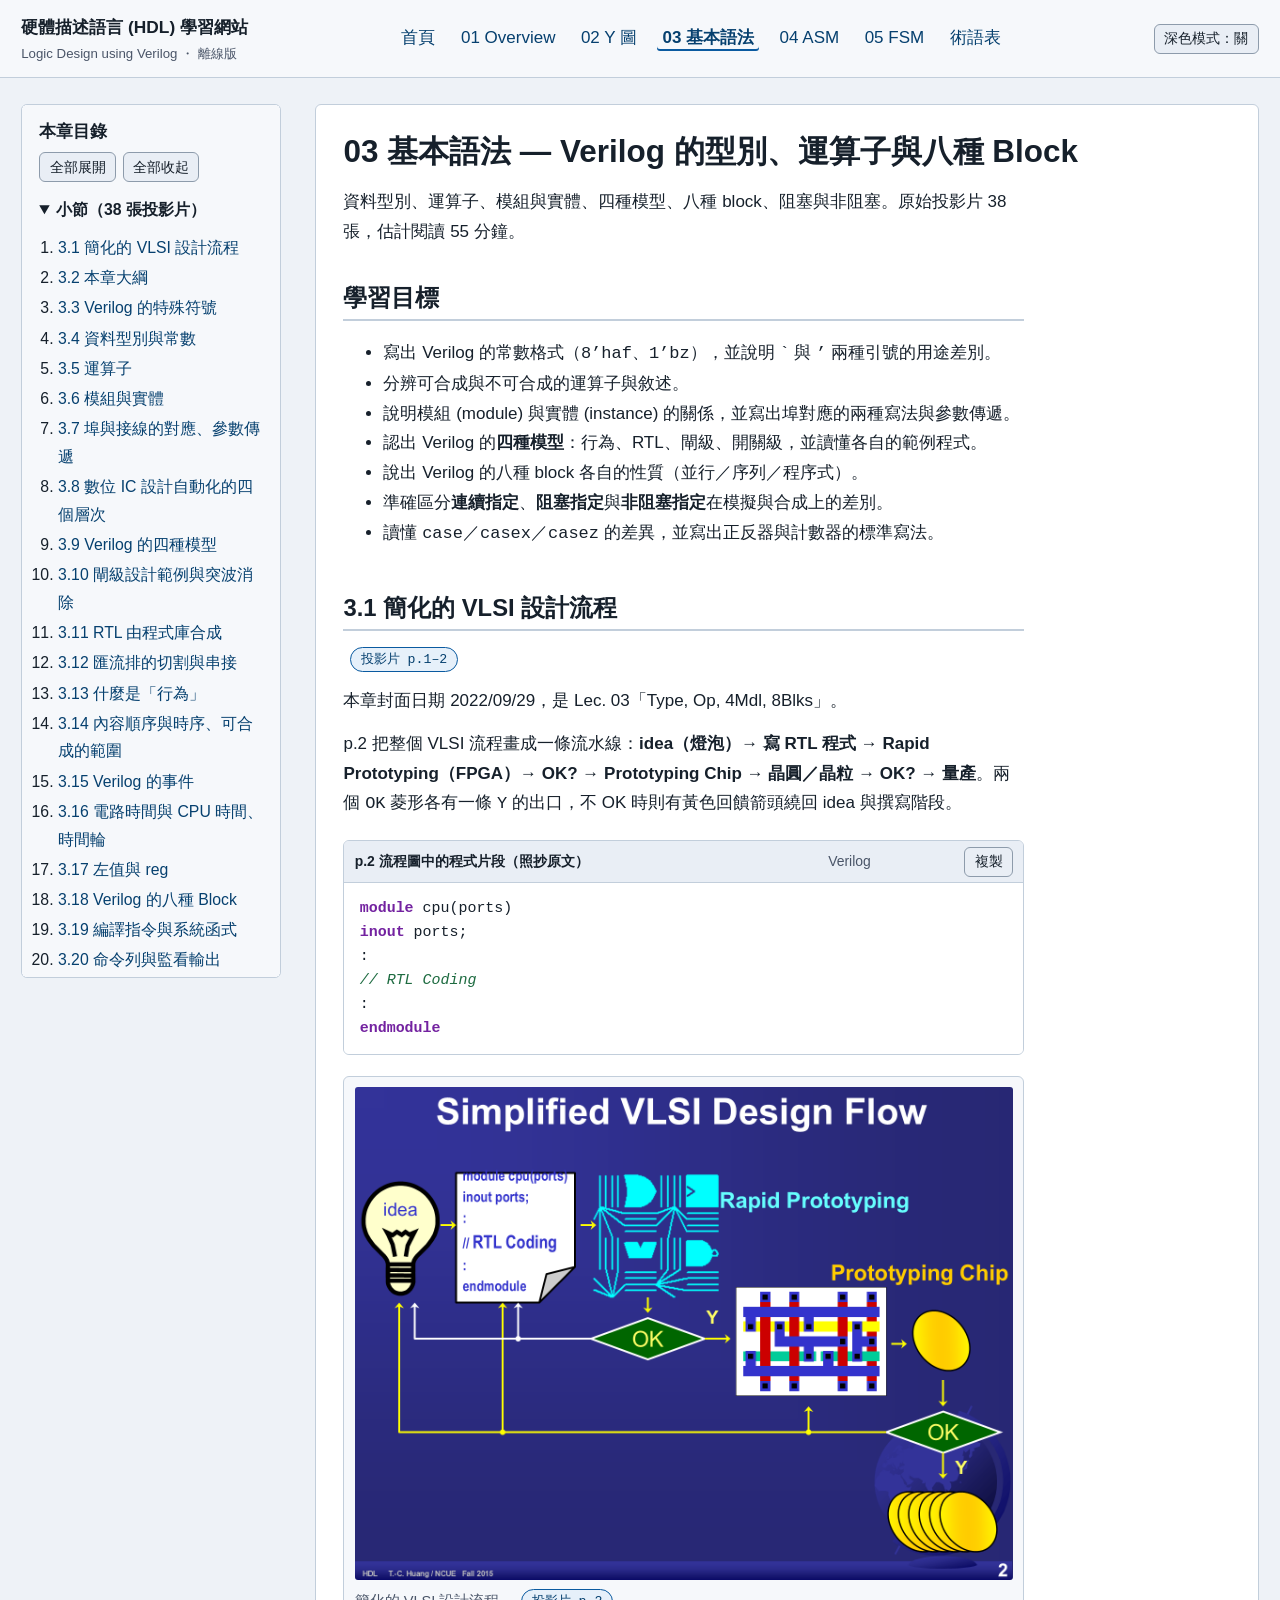
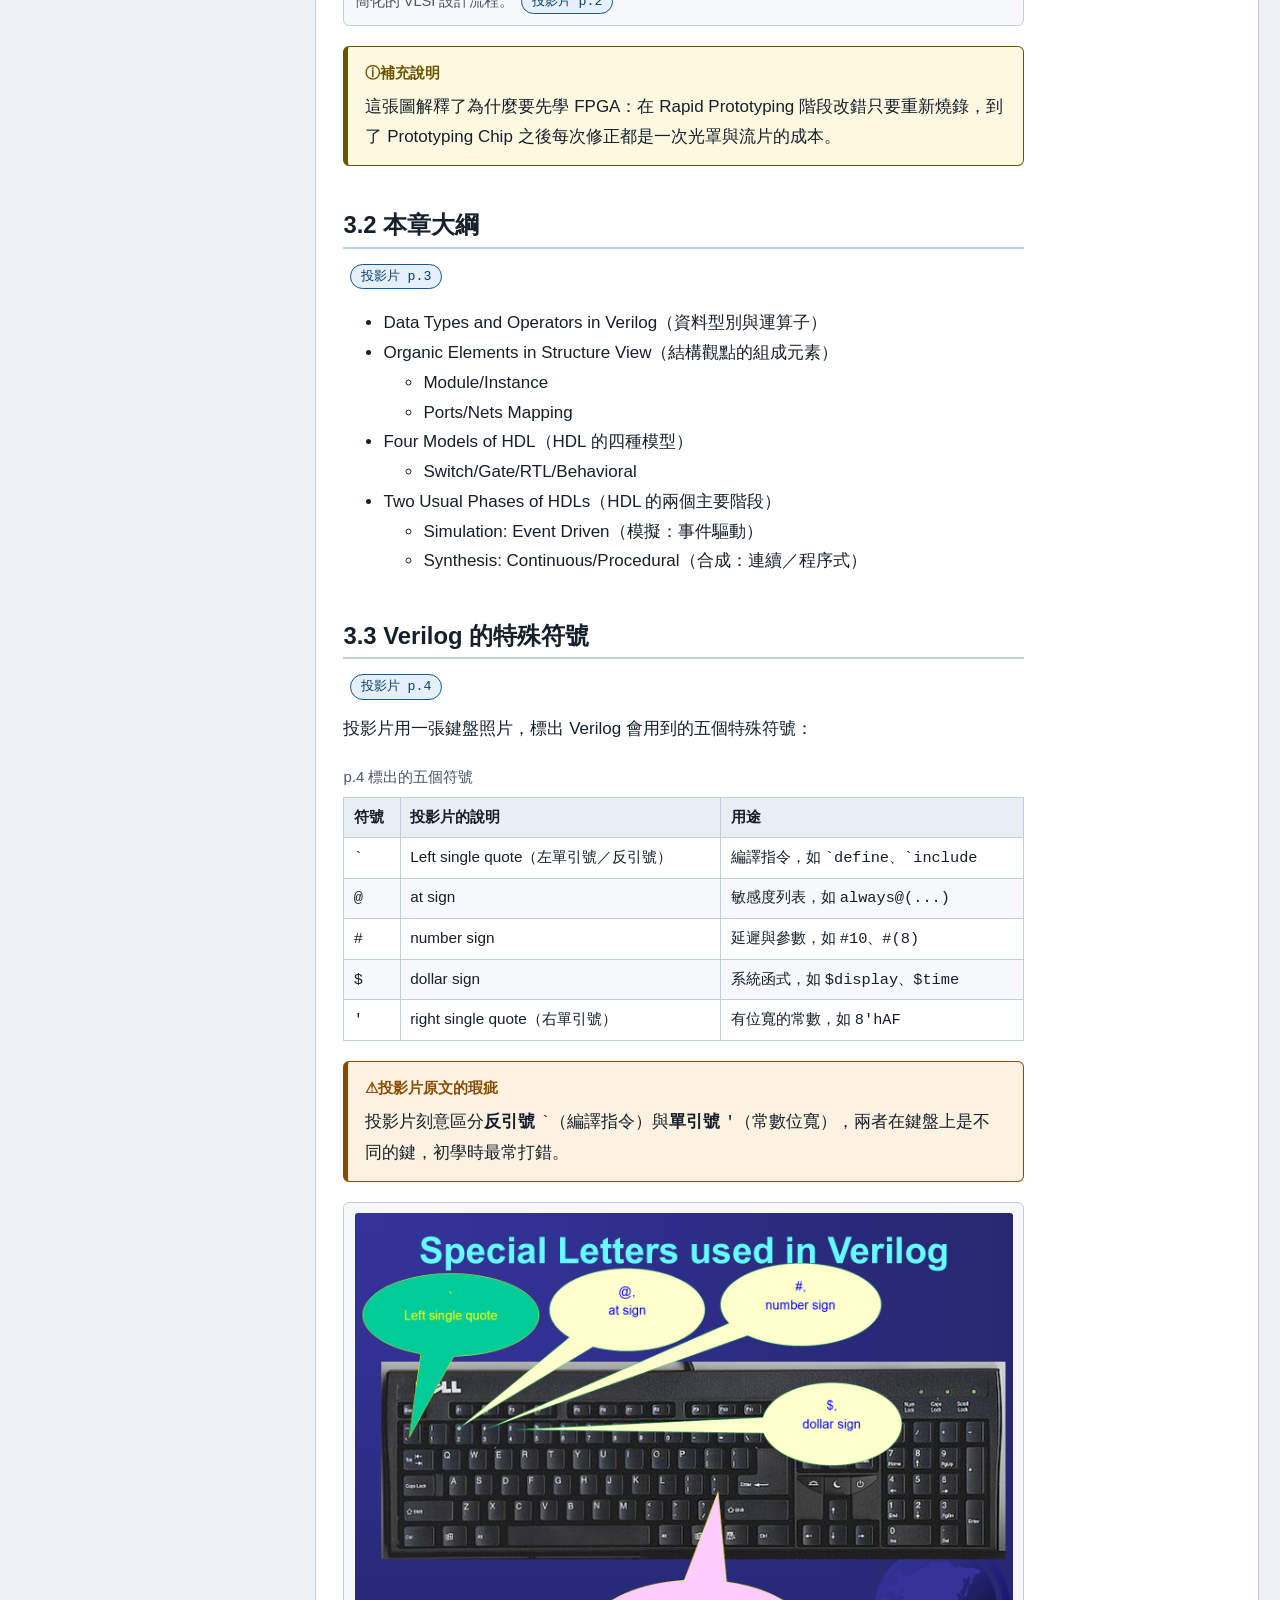
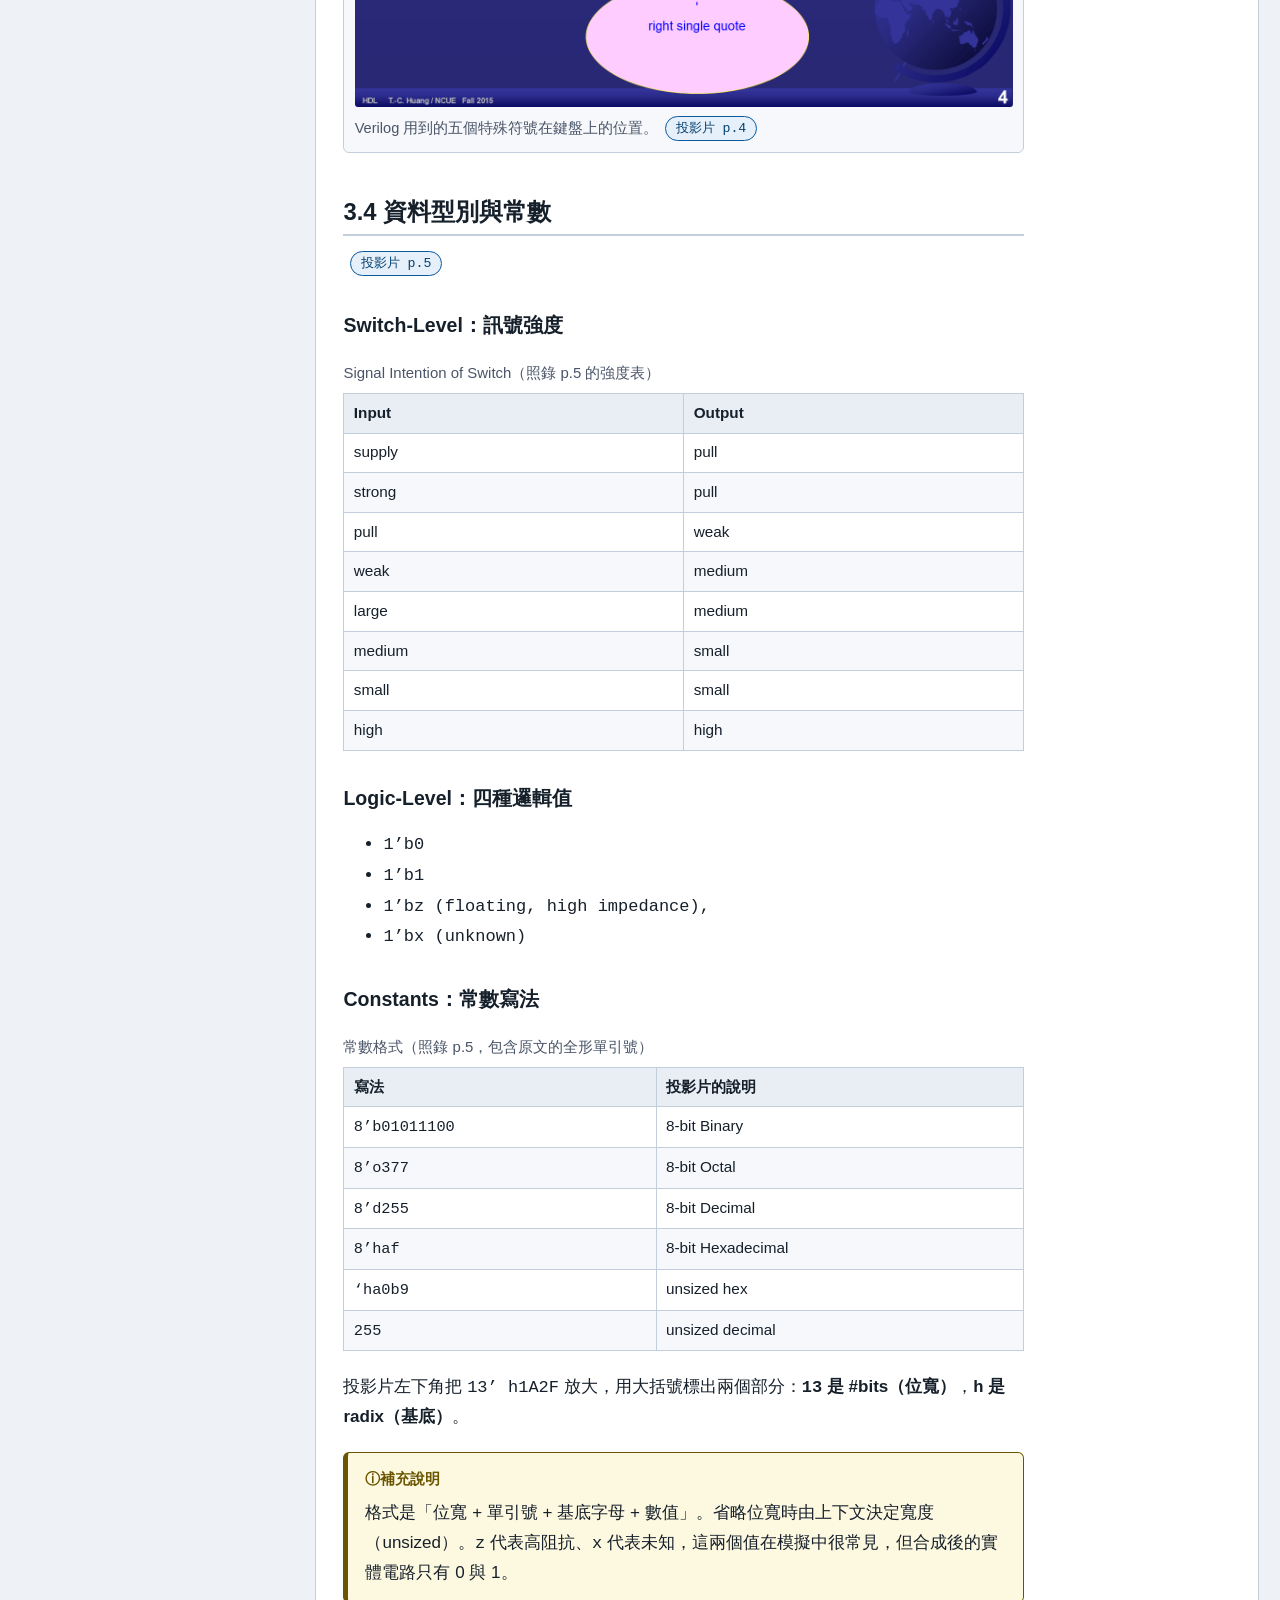
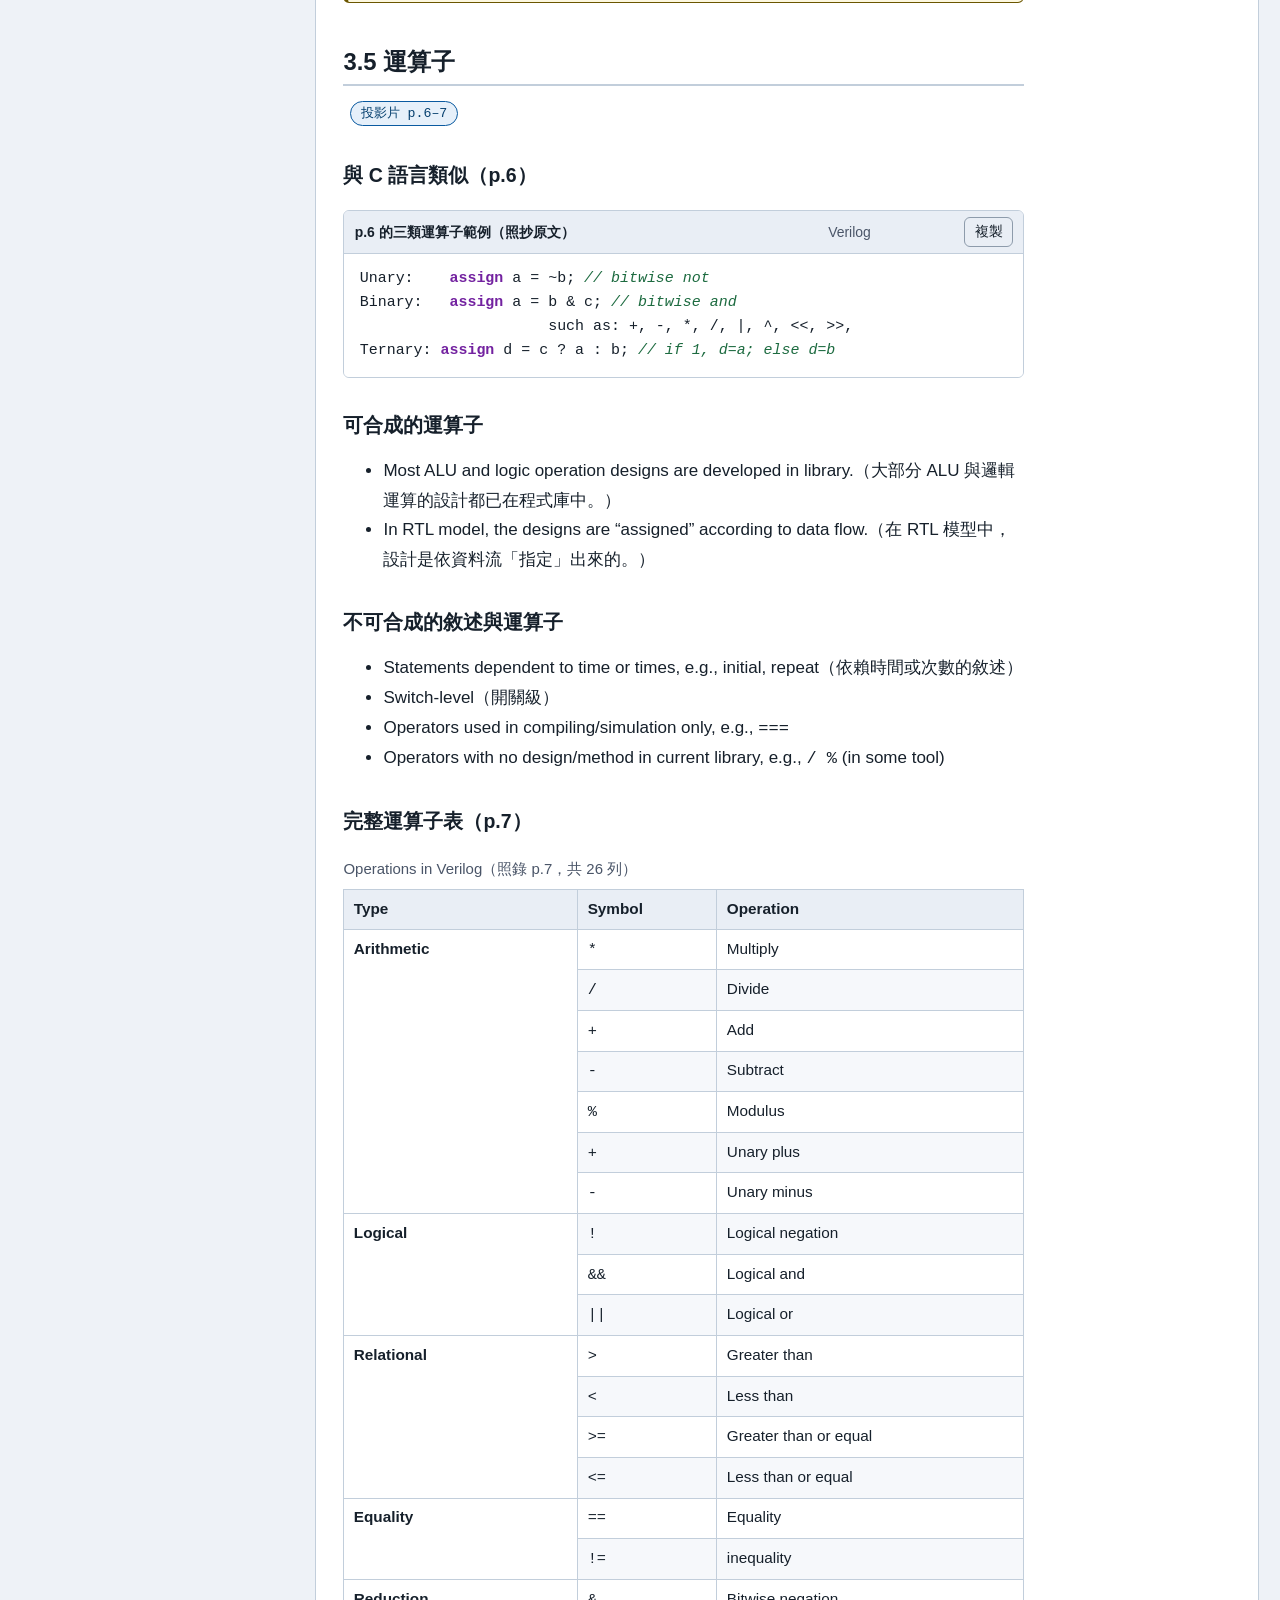
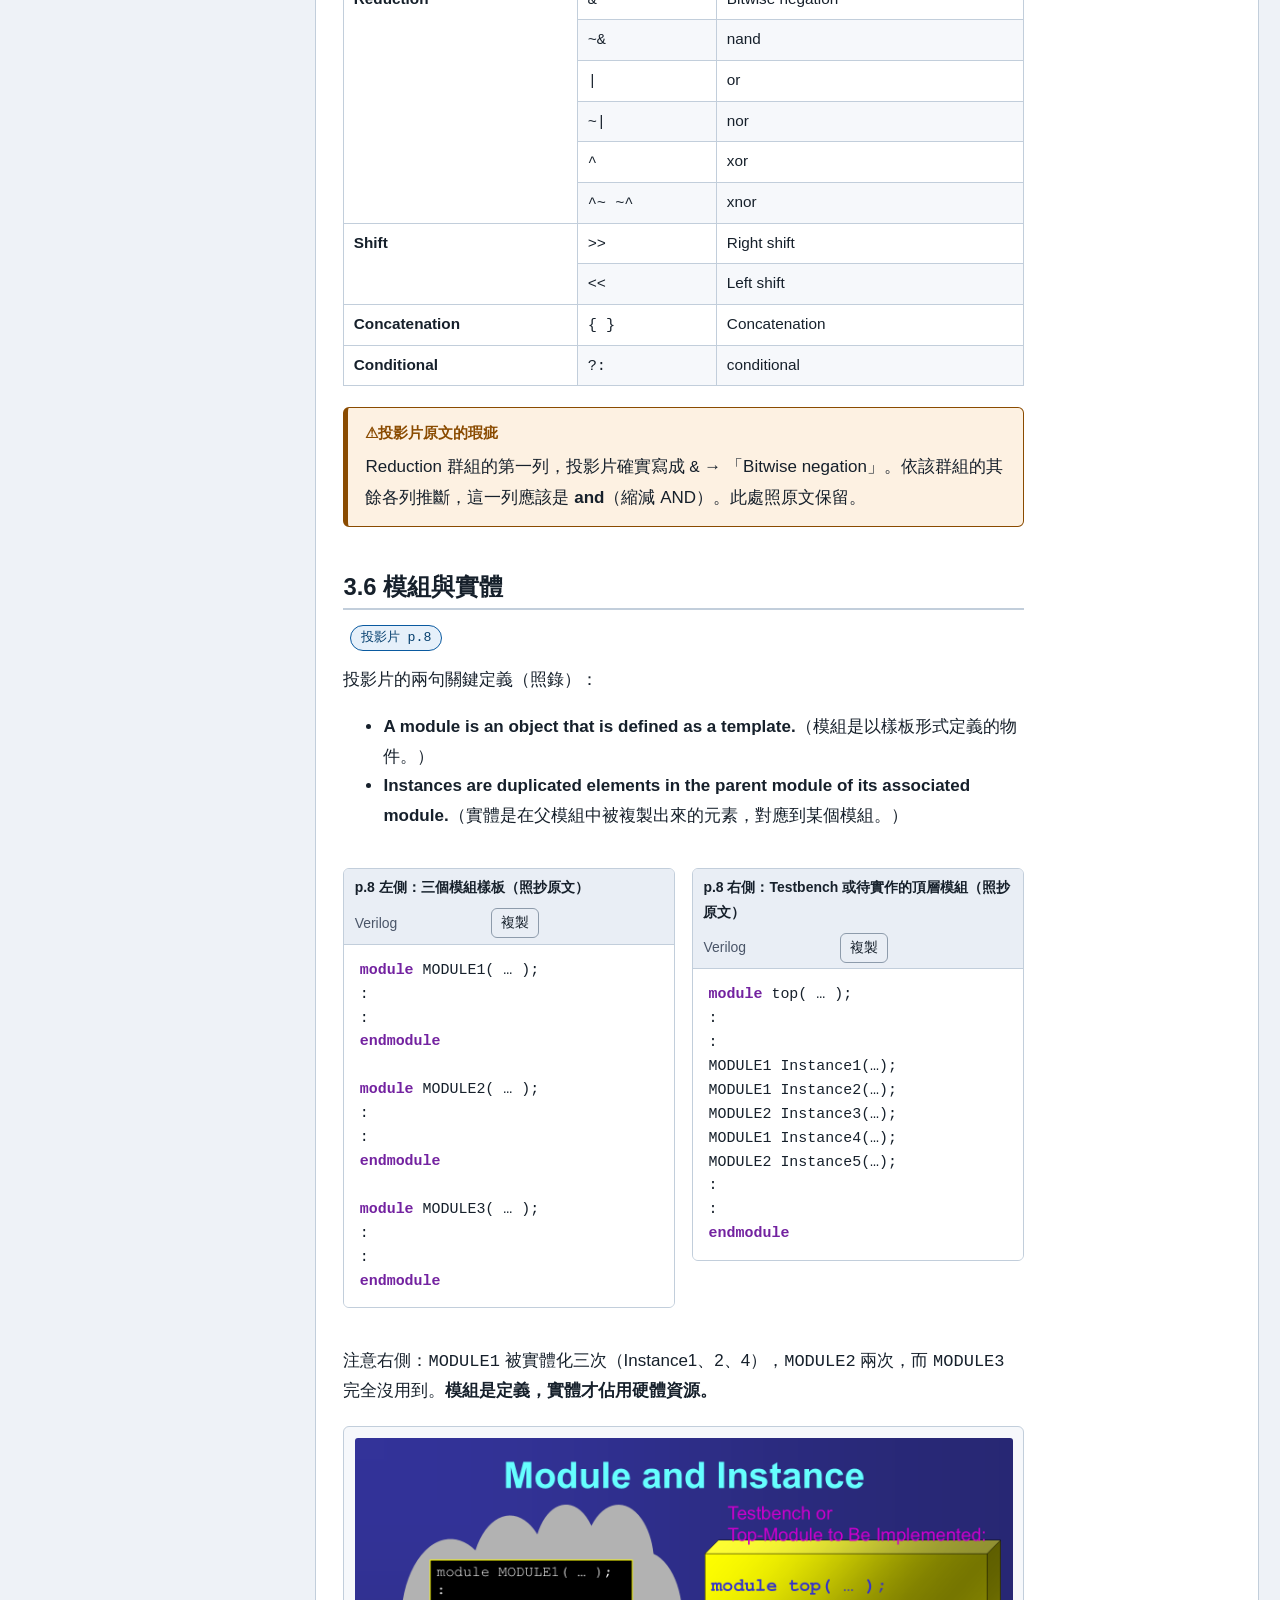
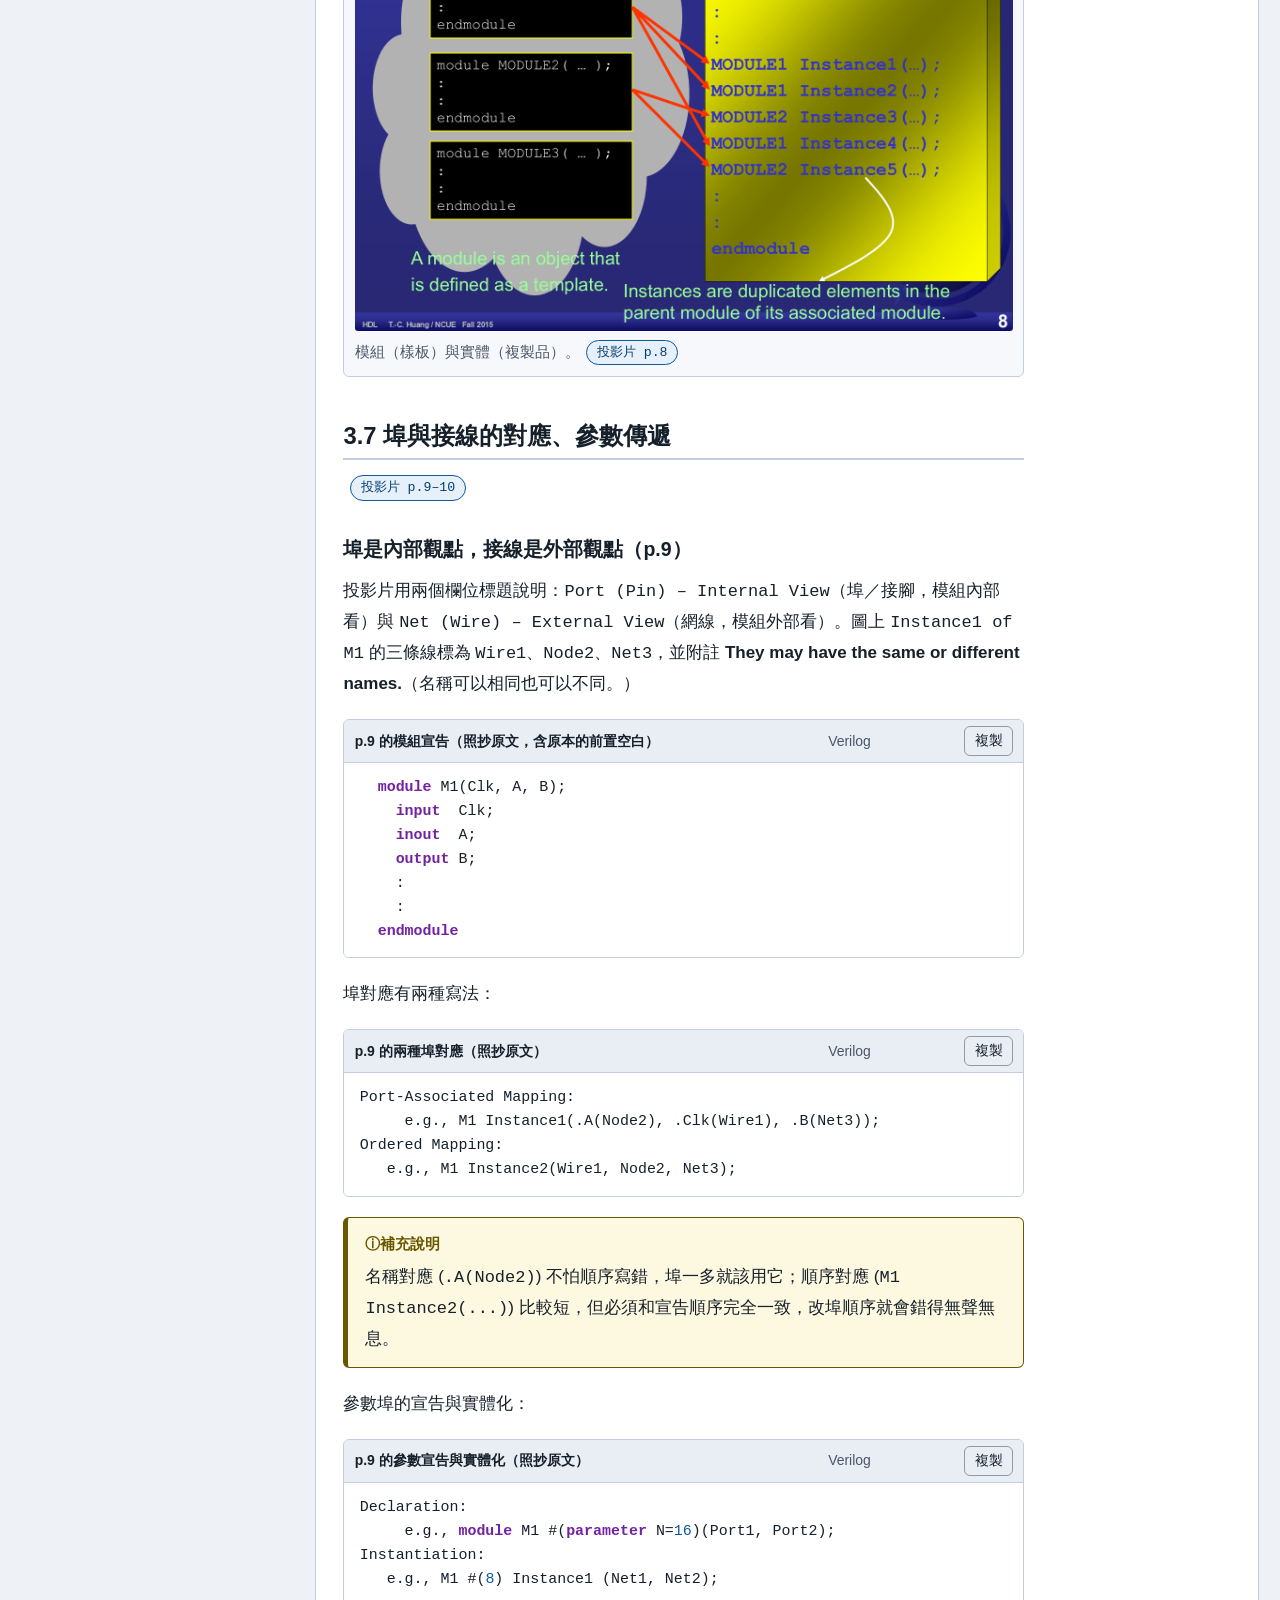
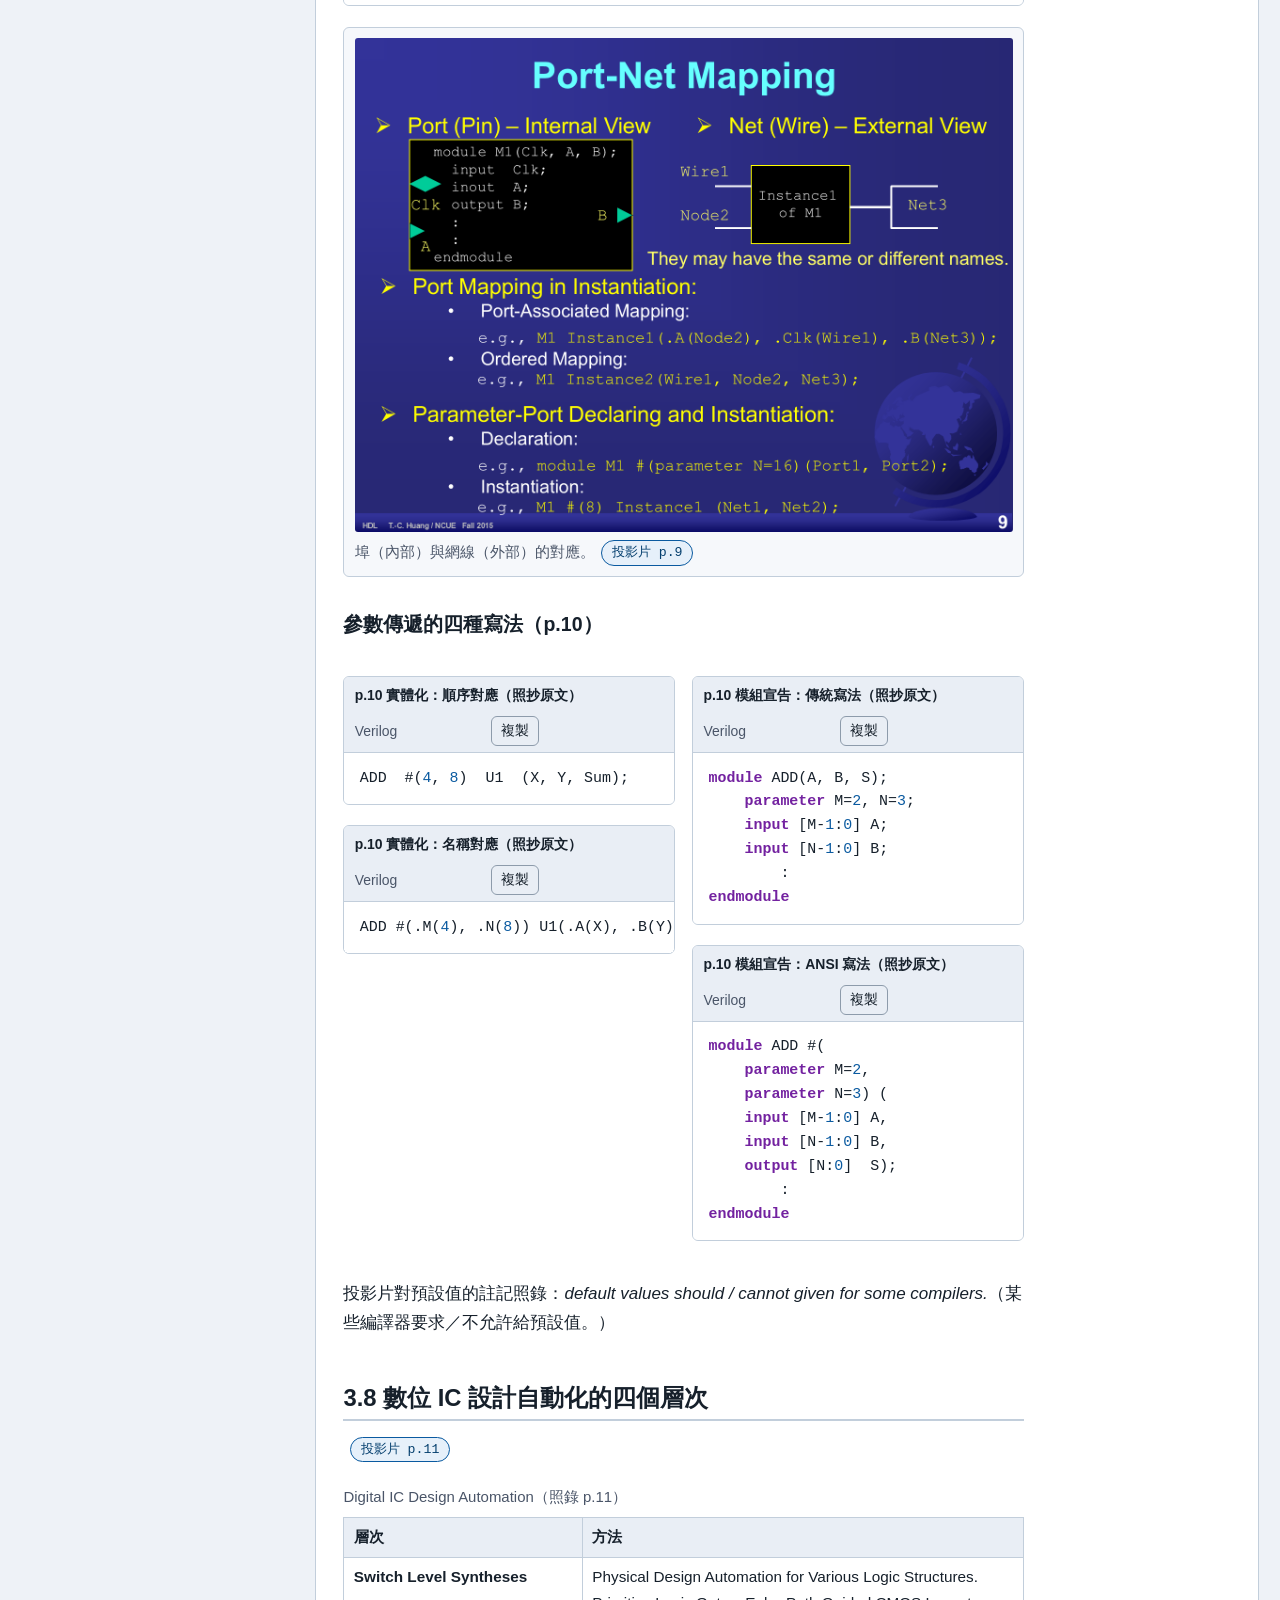
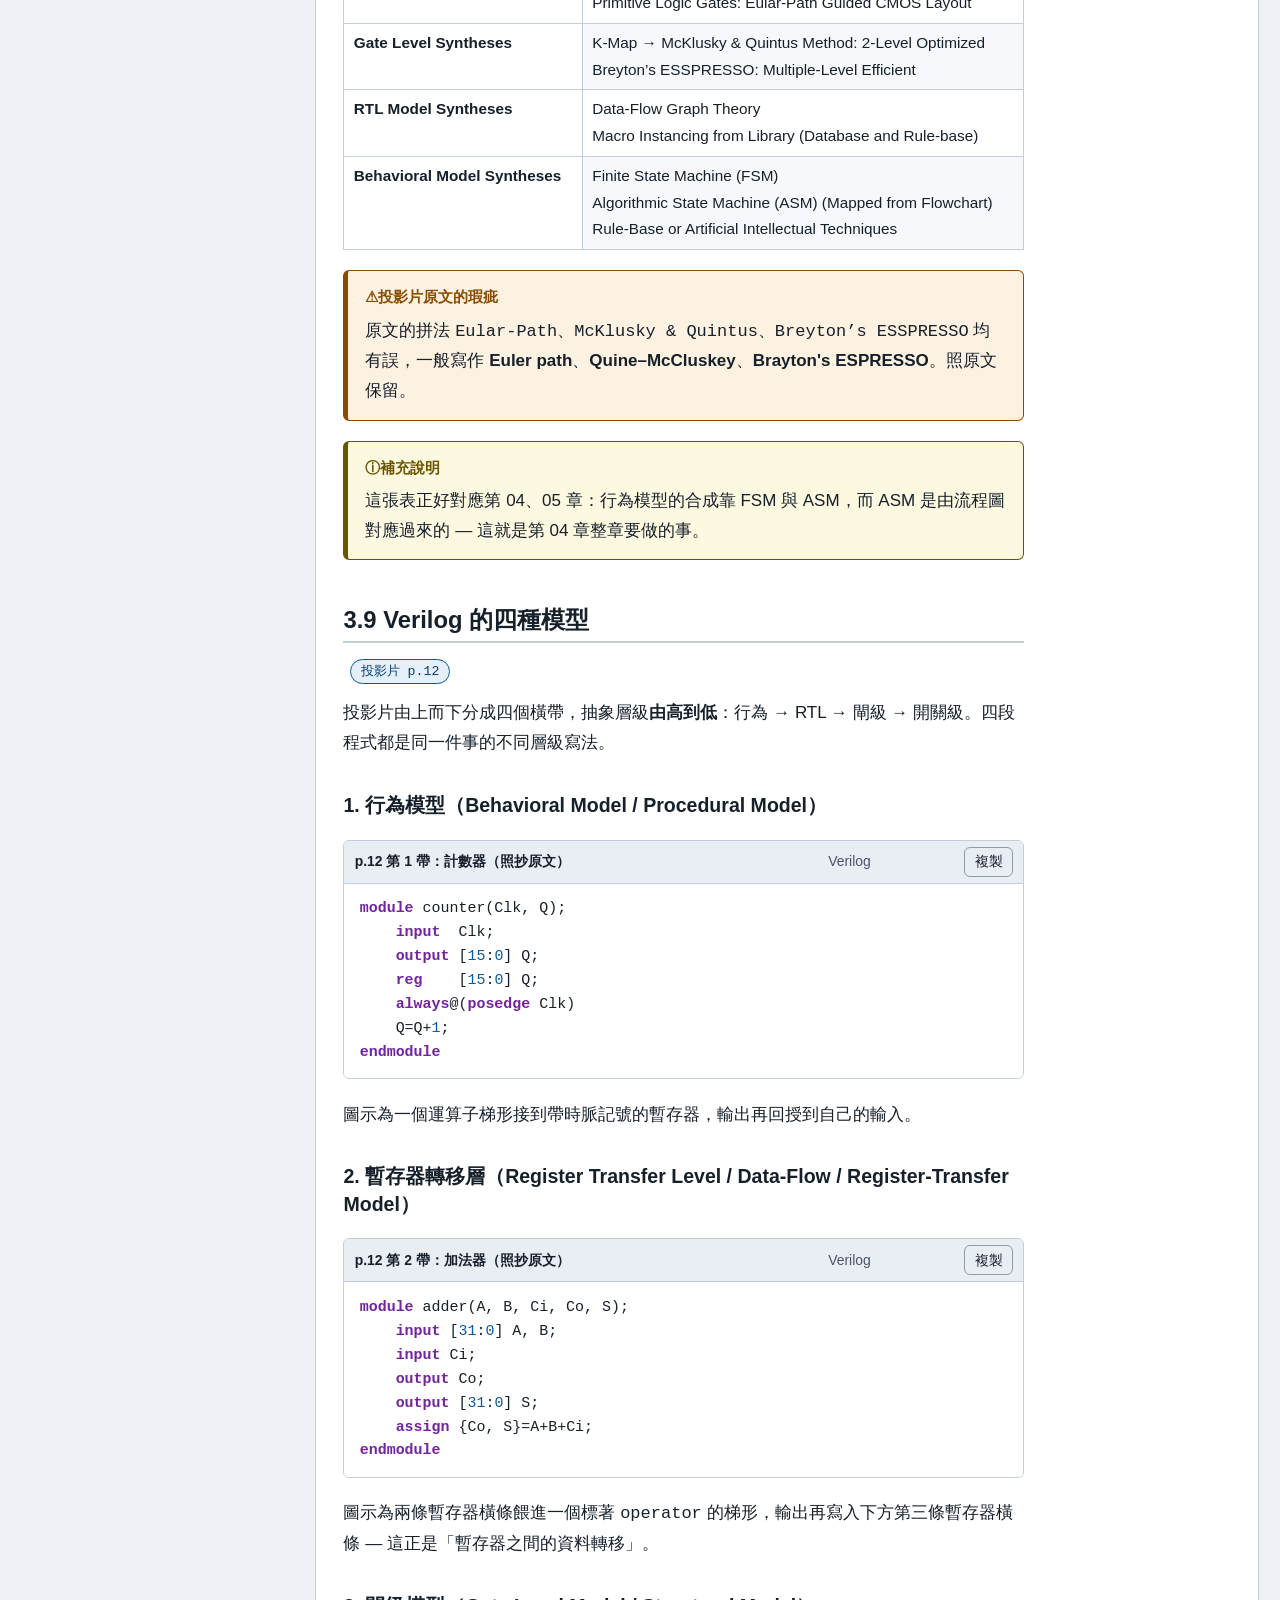
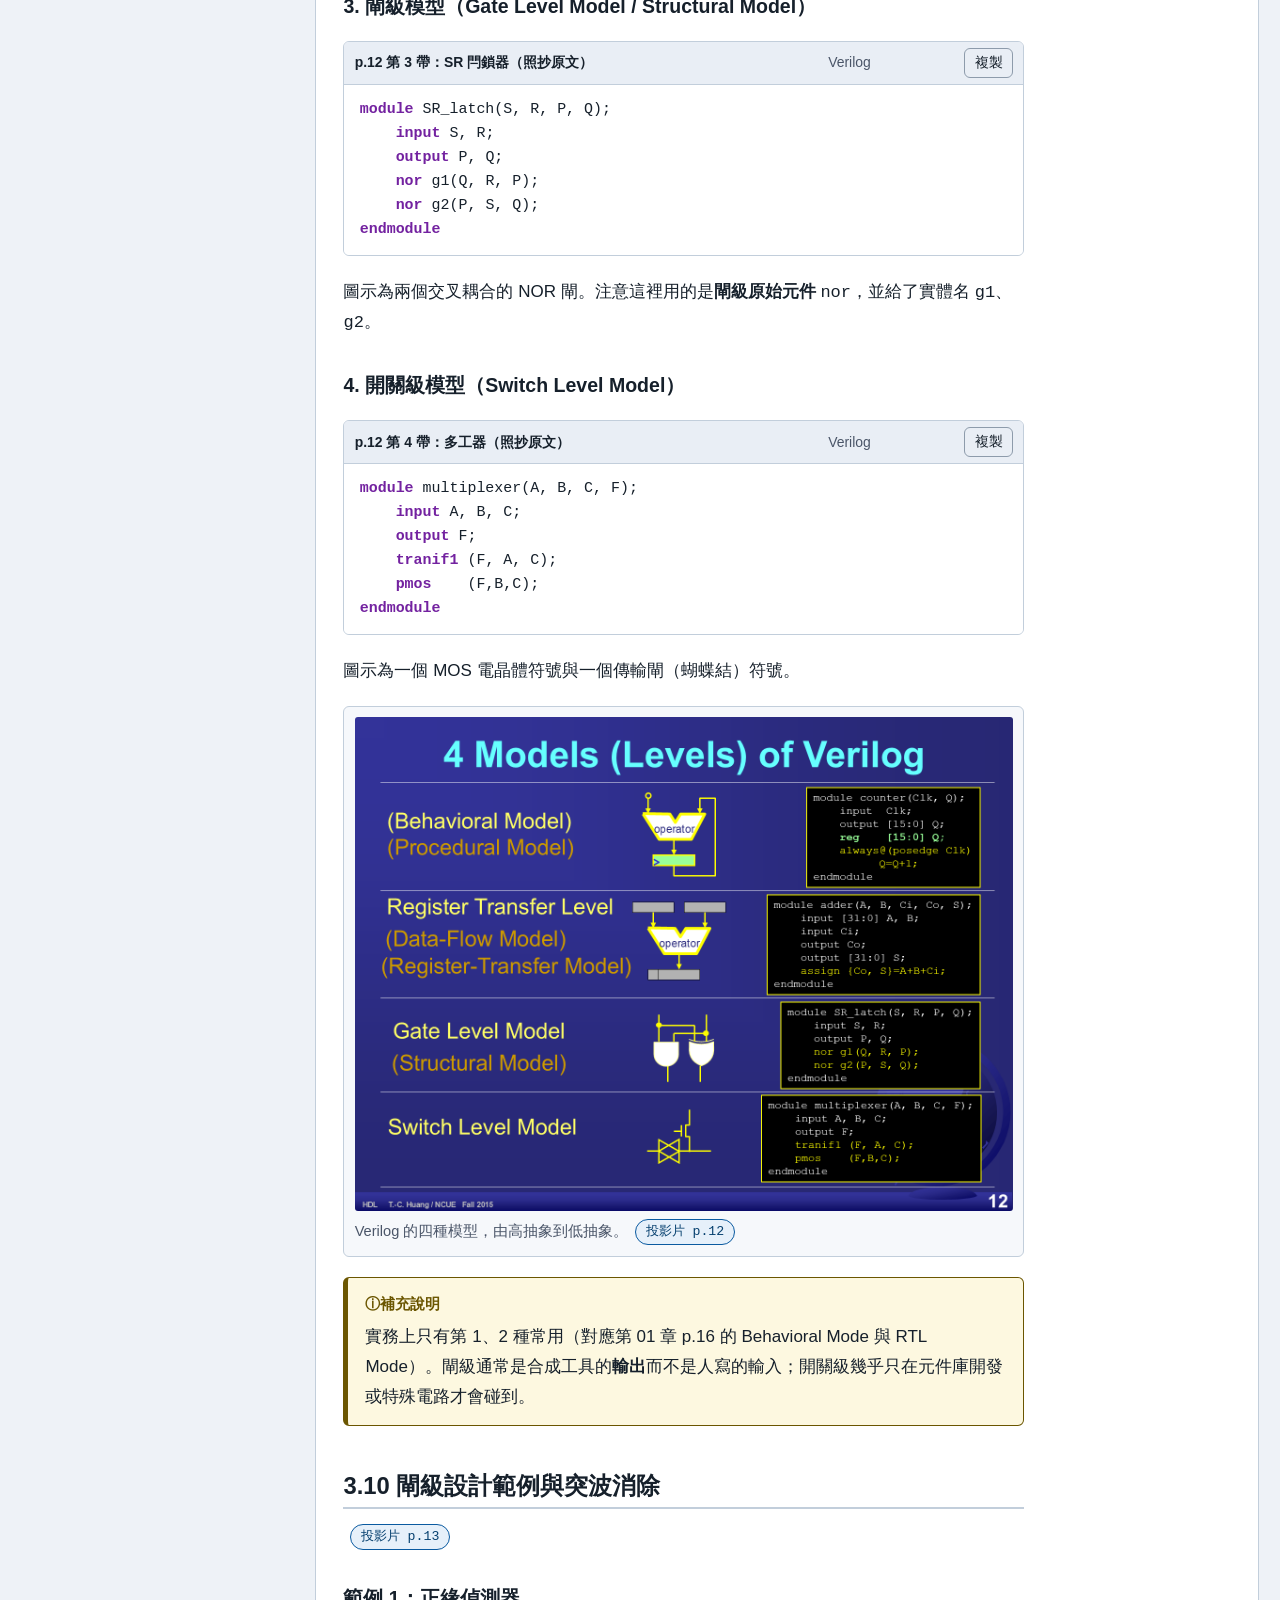
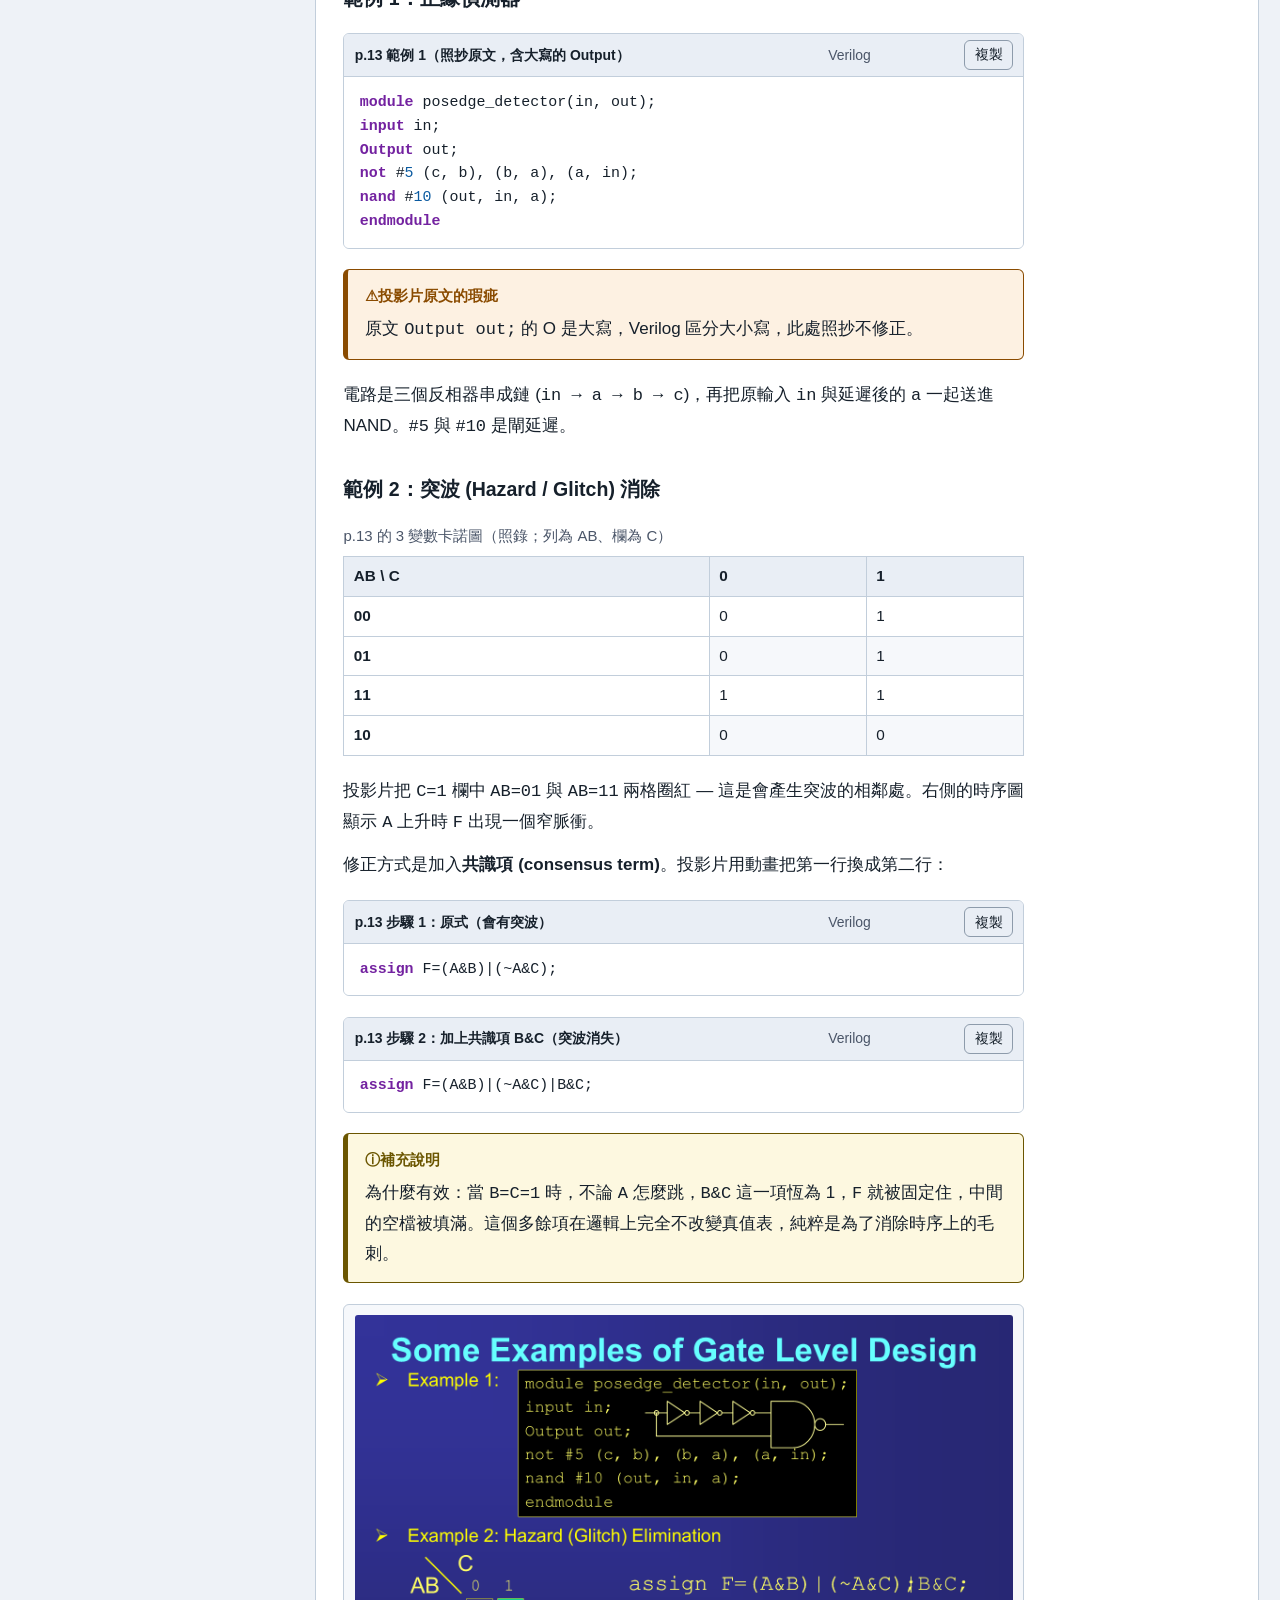
<file: hdl-study/ch03-grammar.html>
<!DOCTYPE html>
<html lang="zh-Hant">
<head>
<meta charset="utf-8">
<meta name="viewport" content="width=device-width, initial-scale=1">
<meta name="robots" content="noindex, nofollow">
<title>03 基本語法 — Verilog 的型別、運算子與八種 Block ｜ 硬體描述語言 HDL 學習網站</title>
<link rel="stylesheet" href="css/site.css">
<style>
.svg-plain .box { fill: #fff; stroke: #5b6472; stroke-width: 2; }
.svg-plain text { font-size: 13px; fill: #1f2430; }
.svg-plain .edge { stroke: #8a93a3; stroke-width: 2.5; fill: none; }
.svg-plain .bus { stroke: #2e7d32; stroke-width: 7; fill: none; stroke-linecap: round; }
.svg-plain .bus-b { stroke: #1565c0; }
.svg-plain .bus-c { stroke: #b08b00; }
.svg-plain .cloud { fill: #e8f6e2; stroke: #4a7c2f; stroke-width: 2; }
.svg-plain .reg { fill: #e3f0ff; stroke: #1565c0; stroke-width: 2; }
.svg-plain .accent-text { fill: #8a5200; font-weight: 700; }
.svg-plain .venn-out { fill: #fff; stroke: #5b6472; stroke-width: 2; }
.svg-plain .venn-in { fill: #e8f6e2; stroke: #4a7c2f; stroke-width: 2; }
[data-theme="dark"] .svg-plain .box { fill: #222733; stroke: #9aa4b4; }
[data-theme="dark"] .svg-plain text { fill: #e7ebf2; }
[data-theme="dark"] .svg-plain .cloud, [data-theme="dark"] .svg-plain .venn-in { fill: #1d3317; }
[data-theme="dark"] .svg-plain .reg { fill: #14283d; }
[data-theme="dark"] .svg-plain .venn-out { fill: #222733; }
[data-theme="dark"] .svg-plain .accent-text { fill: #ffc34d; }
.cmp-grid { display: grid; grid-template-columns: 1fr; gap: 1rem; margin: 1rem 0; }
@media (min-width: 900px) { .cmp-grid { grid-template-columns: 1fr 1fr; } }
.cmp-grid > div { min-width: 0; }
</style>
<script src="js/site.js"></script>
</head>
<body data-chapter="ch03">
<a class="skiplink" href="#main">跳到主要內容</a>

<header class="site-header">
  <div class="site-header-inner">
    <a class="brand" href="index.html">硬體描述語言 (HDL) 學習網站<span>Logic Design using Verilog ・ 離線版</span></a>
    <nav class="site-nav" aria-label="主導覽">
      <ul>
        <li><a href="index.html">首頁</a></li>
        <li><a href="ch01-overview.html">01 Overview</a></li>
        <li><a href="ch02-ychart.html">02 Y 圖</a></li>
        <li><a href="ch03-grammar.html" aria-current="page">03 基本語法</a></li>
        <li><a href="ch04-asm.html">04 ASM</a></li>
        <li><a href="ch05-fsm.html">05 FSM</a></li>
        <li><a href="glossary.html">術語表</a></li>
      </ul>
    </nav>
    <div class="header-tools">
      <button type="button" class="btn btn-sm" data-action="toggle-theme" aria-pressed="false">
        <span data-theme-label>深色模式：關</span>
      </button>
    </div>
  </div>
</header>

<div class="layout">
  <nav class="toc" data-toc aria-labelledby="toc-heading">
    <h2 id="toc-heading">本章目錄</h2>
    <div class="toc-tools">
      <button type="button" class="btn btn-sm" data-toc-action="expand">全部展開</button>
      <button type="button" class="btn btn-sm" data-toc-action="collapse">全部收起</button>
    </div>
    <details class="toc-group" open>
      <summary>小節（38 張投影片）</summary>
      <ol class="toc-list">
        <li><a href="#sec-3-1">3.1 簡化的 VLSI 設計流程</a></li>
        <li><a href="#sec-3-2">3.2 本章大綱</a></li>
        <li><a href="#sec-3-3">3.3 Verilog 的特殊符號</a></li>
        <li><a href="#sec-3-4">3.4 資料型別與常數</a></li>
        <li><a href="#sec-3-5">3.5 運算子</a></li>
        <li><a href="#sec-3-6">3.6 模組與實體</a></li>
        <li><a href="#sec-3-7">3.7 埠與接線的對應、參數傳遞</a></li>
        <li><a href="#sec-3-8">3.8 數位 IC 設計自動化的四個層次</a></li>
        <li><a href="#sec-3-9">3.9 Verilog 的四種模型</a></li>
        <li><a href="#sec-3-10">3.10 閘級設計範例與突波消除</a></li>
        <li><a href="#sec-3-11">3.11 RTL 由程式庫合成</a></li>
        <li><a href="#sec-3-12">3.12 匯流排的切割與串接</a></li>
        <li><a href="#sec-3-13">3.13 什麼是「行為」</a></li>
        <li><a href="#sec-3-14">3.14 內容順序與時序、可合成的範圍</a></li>
        <li><a href="#sec-3-15">3.15 Verilog 的事件</a></li>
        <li><a href="#sec-3-16">3.16 電路時間與 CPU 時間、時間輪</a></li>
        <li><a href="#sec-3-17">3.17 左值與 reg</a></li>
        <li><a href="#sec-3-18">3.18 Verilog 的八種 Block</a></li>
        <li><a href="#sec-3-19">3.19 編譯指令與系統函式</a></li>
        <li><a href="#sec-3-20">3.20 命令列與監看輸出</a></li>
        <li><a href="#sec-3-21">3.21 三種指定敘述</a></li>
        <li><a href="#sec-3-22">3.22 函式與任務</a></li>
        <li><a href="#sec-3-23">3.23 阻塞與非阻塞的逐步比較</a></li>
        <li><a href="#sec-3-24">3.24 case / casex / casez</a></li>
        <li><a href="#sec-3-25">3.25 範例：正反器</a></li>
        <li><a href="#sec-3-26">3.26 範例：計數器</a></li>
        <li><a href="#sec-3-27">3.27 Lab03 七段顯示器與除頻器</a></li>
      </ol>
    </details>
    <details class="toc-group" open>
      <summary>本章結尾</summary>
      <ul class="toc-list">
        <li><a href="#takeaways">重點整理</a></li>
        <li><a href="#terms">關鍵術語</a></li>
        <li><a href="#quiz">自我測驗</a></li>
      </ul>
    </details>
  </nav>

  <main id="main">
    <h1>03 基本語法 — Verilog 的型別、運算子與八種 Block</h1>
    <p>資料型別、運算子、模組與實體、四種模型、八種 block、阻塞與非阻塞。原始投影片 38 張，估計閱讀 55 分鐘。</p>

    <section class="chapter-section" id="objectives">
      <h2>學習目標</h2>
      <ul>
        <li>寫出 Verilog 的常數格式（<code>8’haf</code>、<code>1’bz</code>），並說明 <code>`</code> 與 <code>’</code> 兩種引號的用途差別。</li>
        <li>分辨可合成與不可合成的運算子與敘述。</li>
        <li>說明模組 (module) 與實體 (instance) 的關係，並寫出埠對應的兩種寫法與參數傳遞。</li>
        <li>認出 Verilog 的<strong>四種模型</strong>：行為、RTL、閘級、開關級，並讀懂各自的範例程式。</li>
        <li>說出 Verilog 的八種 block 各自的性質（並行／序列／程序式）。</li>
        <li>準確區分<strong>連續指定</strong>、<strong>阻塞指定</strong>與<strong>非阻塞指定</strong>在模擬與合成上的差別。</li>
        <li>讀懂 <code>case</code>／<code>casex</code>／<code>casez</code> 的差異，並寫出正反器與計數器的標準寫法。</li>
      </ul>
    </section>

    <section class="chapter-section" id="sec-3-1">
      <h2>3.1 簡化的 VLSI 設計流程</h2>
      <p><span class="srcref" data-slides="1,2">投影片 p.1–2</span></p>
      <p>本章封面日期 2022/09/29，是 Lec. 03「Type, Op, 4Mdl, 8Blks」。</p>
      <p>p.2 把整個 VLSI 流程畫成一條流水線：<strong>idea（燈泡）→ 寫 RTL 程式 → Rapid Prototyping（FPGA）→ OK? → Prototyping Chip → 晶圓／晶粒 → OK? → 量產</strong>。兩個 <code>OK</code> 菱形各有一條 <code>Y</code> 的出口，不 OK 時則有黃色回饋箭頭繞回 idea 與撰寫階段。</p>
      <div class="codeblock" data-title="p.2 流程圖中的程式片段（照抄原文）">
<pre><code data-lang="verilog">module cpu(ports)
inout ports;
:
// RTL Coding
:
endmodule</code></pre>
      </div>
      <figure class="figure">
        <img src="assets/ch03/fig-slide-02.png" alt="投影片 p.2 畫面：簡化的 VLSI 設計流程圖。由左至右是代表想法的燈泡、含 Verilog 程式的文件、標示 Rapid Prototyping 的 FPGA 圖示、OK 判斷菱形、Prototyping Chip 佈局方塊、晶圓與晶粒，最後是量產的晶粒堆疊；兩條黃色回饋箭頭由 OK 菱形繞回前段。">
        <figcaption>簡化的 VLSI 設計流程。<span class="srcref" data-slides="2">投影片 p.2</span></figcaption>
      </figure>
      <div class="supplement">
        <p>這張圖解釋了為什麼要先學 FPGA：在 Rapid Prototyping 階段改錯只要重新燒錄，到了 Prototyping Chip 之後每次修正都是一次光罩與流片的成本。</p>
      </div>
    </section>

    <section class="chapter-section" id="sec-3-2">
      <h2>3.2 本章大綱</h2>
      <p><span class="srcref" data-slides="3">投影片 p.3</span></p>
      <ul>
        <li>Data Types and Operators in Verilog（資料型別與運算子）</li>
        <li>Organic Elements in Structure View（結構觀點的組成元素）
          <ul>
            <li>Module/Instance</li>
            <li>Ports/Nets Mapping</li>
          </ul>
        </li>
        <li>Four Models of HDL（HDL 的四種模型）
          <ul>
            <li>Switch/Gate/RTL/Behavioral</li>
          </ul>
        </li>
        <li>Two Usual Phases of HDLs（HDL 的兩個主要階段）
          <ul>
            <li>Simulation: Event Driven（模擬：事件驅動）</li>
            <li>Synthesis: Continuous/Procedural（合成：連續／程序式）</li>
          </ul>
        </li>
      </ul>
    </section>

    <section class="chapter-section" id="sec-3-3">
      <h2>3.3 Verilog 的特殊符號</h2>
      <p><span class="srcref" data-slides="4">投影片 p.4</span></p>
      <p>投影片用一張鍵盤照片，標出 Verilog 會用到的五個特殊符號：</p>
      <div class="table-wrap">
        <table>
          <caption>p.4 標出的五個符號</caption>
          <thead><tr><th scope="col">符號</th><th scope="col">投影片的說明</th><th scope="col">用途</th></tr></thead>
          <tbody>
            <tr><td><code>`</code></td><td>Left single quote（左單引號／反引號）</td><td>編譯指令，如 <code>`define</code>、<code>`include</code></td></tr>
            <tr><td><code>@</code></td><td>at sign</td><td>敏感度列表，如 <code>always@(...)</code></td></tr>
            <tr><td><code>#</code></td><td>number sign</td><td>延遲與參數，如 <code>#10</code>、<code>#(8)</code></td></tr>
            <tr><td><code>$</code></td><td>dollar sign</td><td>系統函式，如 <code>$display</code>、<code>$time</code></td></tr>
            <tr><td><code>'</code></td><td>right single quote（右單引號）</td><td>有位寬的常數，如 <code>8'hAF</code></td></tr>
          </tbody>
        </table>
      </div>
      <p class="warn">投影片刻意區分<strong>反引號</strong> <code>`</code>（編譯指令）與<strong>單引號</strong> <code>'</code>（常數位寬），兩者在鍵盤上是不同的鍵，初學時最常打錯。</p>
      <figure class="figure">
        <img src="assets/ch03/fig-slide-04.png" alt="投影片 p.4 畫面：一張 Dell 鍵盤照片，上面有五個橢圓標註分別指向波浪號鍵的反引號、數字 2 的 at 符號、數字 3 的井號、數字 4 的錢號，以及引號鍵的右單引號。">
        <figcaption>Verilog 用到的五個特殊符號在鍵盤上的位置。<span class="srcref" data-slides="4">投影片 p.4</span></figcaption>
      </figure>
    </section>

    <section class="chapter-section" id="sec-3-4">
      <h2>3.4 資料型別與常數</h2>
      <p><span class="srcref" data-slides="5">投影片 p.5</span></p>

      <h3>Switch-Level：訊號強度</h3>
      <div class="table-wrap">
        <table>
          <caption>Signal Intention of Switch（照錄 p.5 的強度表）</caption>
          <thead><tr><th scope="col">Input</th><th scope="col">Output</th></tr></thead>
          <tbody>
            <tr><td>supply</td><td>pull</td></tr>
            <tr><td>strong</td><td>pull</td></tr>
            <tr><td>pull</td><td>weak</td></tr>
            <tr><td>weak</td><td>medium</td></tr>
            <tr><td>large</td><td>medium</td></tr>
            <tr><td>medium</td><td>small</td></tr>
            <tr><td>small</td><td>small</td></tr>
            <tr><td>high</td><td>high</td></tr>
          </tbody>
        </table>
      </div>

      <h3>Logic-Level：四種邏輯值</h3>
      <ul>
        <li><code>1’b0 </code></li>
        <li><code>1’b1 </code></li>
        <li><code>1’bz (floating, high impedance), </code></li>
        <li><code>1’bx (unknown)</code></li>
      </ul>

      <h3>Constants：常數寫法</h3>
      <div class="table-wrap">
        <table>
          <caption>常數格式（照錄 p.5，包含原文的全形單引號）</caption>
          <thead><tr><th scope="col">寫法</th><th scope="col">投影片的說明</th></tr></thead>
          <tbody>
            <tr><td><code>8’b01011100</code></td><td>8-bit Binary</td></tr>
            <tr><td><code>8’o377</code></td><td>8-bit Octal</td></tr>
            <tr><td><code>8’d255</code></td><td>8-bit Decimal</td></tr>
            <tr><td><code>8’haf</code></td><td>8-bit Hexadecimal</td></tr>
            <tr><td><code>‘ha0b9</code></td><td>unsized hex</td></tr>
            <tr><td><code>255</code></td><td>unsized decimal</td></tr>
          </tbody>
        </table>
      </div>
      <p>投影片左下角把 <code>13’ h1A2F</code> 放大，用大括號標出兩個部分：<strong><code>13</code> 是 #bits（位寬）</strong>，<strong><code>h</code> 是 radix（基底）</strong>。</p>
      <div class="supplement">
        <p>格式是「位寬 + 單引號 + 基底字母 + 數值」。省略位寬時由上下文決定寬度（unsized）。<code>z</code> 代表高阻抗、<code>x</code> 代表未知，這兩個值在模擬中很常見，但合成後的實體電路只有 0 與 1。</p>
      </div>
    </section>

    <section class="chapter-section" id="sec-3-5">
      <h2>3.5 運算子</h2>
      <p><span class="srcref" data-slides="6,7">投影片 p.6–7</span></p>

      <h3>與 C 語言類似（p.6）</h3>
      <div class="codeblock" data-title="p.6 的三類運算子範例（照抄原文）">
<pre><code data-lang="verilog">Unary:    assign a = ~b; // bitwise not
Binary:   assign a = b &amp; c; // bitwise and
                     such as: +, -, *, /, |, ^, &lt;&lt;, &gt;&gt;, 
Ternary: assign d = c ? a : b; // if 1, d=a; else d=b</code></pre>
      </div>

      <h3>可合成的運算子</h3>
      <ul>
        <li>Most ALU and logic operation designs are developed in library.（大部分 ALU 與邏輯運算的設計都已在程式庫中。）</li>
        <li>In RTL model, the designs are “assigned” according to data flow.（在 RTL 模型中，設計是依資料流「指定」出來的。）</li>
      </ul>

      <h3>不可合成的敘述與運算子</h3>
      <ul>
        <li>Statements dependent to time or times, e.g., initial, repeat（依賴時間或次數的敘述）</li>
        <li>Switch-level（開關級）</li>
        <li>Operators used in compiling/simulation only, e.g., <code>===</code></li>
        <li>Operators with no design/method in current library, e.g., <code>/ %</code> (in some tool)</li>
      </ul>

      <h3>完整運算子表（p.7）</h3>
      <div class="table-wrap">
        <table>
          <caption>Operations in Verilog（照錄 p.7，共 26 列）</caption>
          <thead><tr><th scope="col">Type</th><th scope="col">Symbol</th><th scope="col">Operation</th></tr></thead>
          <tbody>
            <tr><th scope="row" rowspan="7">Arithmetic</th><td><code>*</code></td><td>Multiply</td></tr>
            <tr><td><code>/</code></td><td>Divide</td></tr>
            <tr><td><code>+</code></td><td>Add</td></tr>
            <tr><td><code>-</code></td><td>Subtract</td></tr>
            <tr><td><code>%</code></td><td>Modulus</td></tr>
            <tr><td><code>+</code></td><td>Unary plus</td></tr>
            <tr><td><code>-</code></td><td>Unary minus</td></tr>
            <tr><th scope="row" rowspan="3">Logical</th><td><code>!</code></td><td>Logical negation</td></tr>
            <tr><td><code>&amp;&amp;</code></td><td>Logical and</td></tr>
            <tr><td><code>||</code></td><td>Logical or</td></tr>
            <tr><th scope="row" rowspan="4">Relational</th><td><code>&gt;</code></td><td>Greater than</td></tr>
            <tr><td><code>&lt;</code></td><td>Less than</td></tr>
            <tr><td><code>&gt;=</code></td><td>Greater than or equal</td></tr>
            <tr><td><code>&lt;=</code></td><td>Less than or equal</td></tr>
            <tr><th scope="row" rowspan="2">Equality</th><td><code>==</code></td><td>Equality</td></tr>
            <tr><td><code>!=</code></td><td>inequality</td></tr>
            <tr><th scope="row" rowspan="6">Reduction</th><td><code>&amp;</code></td><td>Bitwise negation</td></tr>
            <tr><td><code>~&amp;</code></td><td>nand</td></tr>
            <tr><td><code>|</code></td><td>or</td></tr>
            <tr><td><code>~|</code></td><td>nor</td></tr>
            <tr><td><code>^</code></td><td>xor</td></tr>
            <tr><td><code>^~  ~^</code></td><td>xnor</td></tr>
            <tr><th scope="row" rowspan="2">Shift</th><td><code>&gt;&gt;</code></td><td>Right shift</td></tr>
            <tr><td><code>&lt;&lt;</code></td><td>Left shift</td></tr>
            <tr><th scope="row">Concatenation</th><td><code>{ }</code></td><td>Concatenation</td></tr>
            <tr><th scope="row">Conditional</th><td><code>?:</code></td><td>conditional</td></tr>
          </tbody>
        </table>
      </div>
      <p class="warn">Reduction 群組的第一列，投影片確實寫成 <code>&amp;</code> → 「Bitwise negation」。依該群組的其餘各列推斷，這一列應該是 <strong>and</strong>（縮減 AND）。此處照原文保留。</p>
    </section>

    <section class="chapter-section" id="sec-3-6">
      <h2>3.6 模組與實體</h2>
      <p><span class="srcref" data-slides="8">投影片 p.8</span></p>
      <p>投影片的兩句關鍵定義（照錄）：</p>
      <ul>
        <li><strong>A module is an object that is defined as a template.</strong>（模組是以樣板形式定義的物件。）</li>
        <li><strong>Instances are duplicated elements in the parent module of its associated module.</strong>（實體是在父模組中被複製出來的元素，對應到某個模組。）</li>
      </ul>
      <div class="cmp-grid">
        <div>
          <div class="codeblock" data-title="p.8 左側：三個模組樣板（照抄原文）">
<pre><code data-lang="verilog">module MODULE1( … );
:
:
endmodule 

module MODULE2( … );
:
:
endmodule 

module MODULE3( … );
:
:
endmodule </code></pre>
          </div>
        </div>
        <div>
          <div class="codeblock" data-title="p.8 右側：Testbench 或待實作的頂層模組（照抄原文）">
<pre><code data-lang="verilog">module top( … );
:
:
MODULE1 Instance1(…);
MODULE1 Instance2(…);
MODULE2 Instance3(…);
MODULE1 Instance4(…);
MODULE2 Instance5(…);
:
:
endmodule</code></pre>
          </div>
        </div>
      </div>
      <p>注意右側：<code>MODULE1</code> 被實體化三次（Instance1、2、4），<code>MODULE2</code> 兩次，而 <code>MODULE3</code> 完全沒用到。<strong>模組是定義，實體才佔用硬體資源。</strong></p>
      <figure class="figure">
        <img src="assets/ch03/fig-slide-08.png" alt="投影片 p.8 畫面：左側灰色雲形中有三個黑色程式方塊，代表三個模組樣板；右側金色立體方塊是頂層模組，內含五行實體化敘述；五條紅色箭頭由樣板指向對應的實體化行。">
        <figcaption>模組（樣板）與實體（複製品）。<span class="srcref" data-slides="8">投影片 p.8</span></figcaption>
      </figure>
    </section>

    <section class="chapter-section" id="sec-3-7">
      <h2>3.7 埠與接線的對應、參數傳遞</h2>
      <p><span class="srcref" data-slides="9,10">投影片 p.9–10</span></p>

      <h3>埠是內部觀點，接線是外部觀點（p.9）</h3>
      <p>投影片用兩個欄位標題說明：<code>Port (Pin) – Internal View</code>（埠／接腳，模組內部看）與 <code>Net (Wire) – External View</code>（網線，模組外部看）。圖上 <code>Instance1 of M1</code> 的三條線標為 <code>Wire1</code>、<code>Node2</code>、<code>Net3</code>，並附註 <strong>They may have the same or different names.</strong>（名稱可以相同也可以不同。）</p>
      <div class="codeblock" data-title="p.9 的模組宣告（照抄原文，含原本的前置空白）">
<pre><code data-lang="verilog">  module M1(Clk, A, B);
    input  Clk;
    inout  A;
    output B;
    :
    :    
  endmodule </code></pre>
      </div>
      <p>埠對應有兩種寫法：</p>
      <div class="codeblock" data-title="p.9 的兩種埠對應（照抄原文）">
<pre><code data-lang="verilog">Port-Associated Mapping:
     e.g., M1 Instance1(.A(Node2), .Clk(Wire1), .B(Net3));
Ordered Mapping:
   e.g., M1 Instance2(Wire1, Node2, Net3);</code></pre>
      </div>
      <div class="supplement">
        <p>名稱對應 (<code>.A(Node2)</code>) 不怕順序寫錯，埠一多就該用它；順序對應 (<code>M1 Instance2(...)</code>) 比較短，但必須和宣告順序完全一致，改埠順序就會錯得無聲無息。</p>
      </div>
      <p>參數埠的宣告與實體化：</p>
      <div class="codeblock" data-title="p.9 的參數宣告與實體化（照抄原文）">
<pre><code data-lang="verilog">Declaration:
     e.g., module M1 #(parameter N=16)(Port1, Port2);
Instantiation:
   e.g., M1 #(8) Instance1 (Net1, Net2);</code></pre>
      </div>
      <figure class="figure">
        <img src="assets/ch03/fig-slide-09.png" alt="投影片 p.9 畫面：左側是模組 M1 的程式方塊，邊緣畫著代表 Clk 輸入的菱形、代表 A 雙向埠與 B 輸出埠的三角形；右側是標示 Instance1 of M1 的黑色方塊，左邊兩條網線標為 Wire1 與 Node2，右邊一條標為 Net3。">
        <figcaption>埠（內部）與網線（外部）的對應。<span class="srcref" data-slides="9">投影片 p.9</span></figcaption>
      </figure>

      <h3>參數傳遞的四種寫法（p.10）</h3>
      <div class="cmp-grid">
        <div>
          <div class="codeblock" data-title="p.10 實體化：順序對應（照抄原文）">
<pre><code data-lang="verilog">ADD  #(4, 8)  U1  (X, Y, Sum);</code></pre>
          </div>
          <div class="codeblock" data-title="p.10 實體化：名稱對應（照抄原文）">
<pre><code data-lang="verilog">ADD #(.M(4), .N(8)) U1(.A(X), .B(Y), .S(Sum));</code></pre>
          </div>
        </div>
        <div>
          <div class="codeblock" data-title="p.10 模組宣告：傳統寫法（照抄原文）">
<pre><code data-lang="verilog">module ADD(A, B, S);
    parameter M=2, N=3;
    input [M-1:0] A;
    input [N-1:0] B;
        :
endmodule</code></pre>
          </div>
          <div class="codeblock" data-title="p.10 模組宣告：ANSI 寫法（照抄原文）">
<pre><code data-lang="verilog">module ADD #(
    parameter M=2,
    parameter N=3) (
    input [M-1:0] A,
    input [N-1:0] B,
    output [N:0]  S);
        :
endmodule</code></pre>
          </div>
        </div>
      </div>
      <p>投影片對預設值的註記照錄：<em>default values should / cannot given for some compilers.</em>（某些編譯器要求／不允許給預設值。）</p>
    </section>

    <section class="chapter-section" id="sec-3-8">
      <h2>3.8 數位 IC 設計自動化的四個層次</h2>
      <p><span class="srcref" data-slides="11">投影片 p.11</span></p>
      <div class="table-wrap">
        <table>
          <caption>Digital IC Design Automation（照錄 p.11）</caption>
          <thead><tr><th scope="col">層次</th><th scope="col">方法</th></tr></thead>
          <tbody>
            <tr><th scope="row">Switch Level Syntheses</th><td>Physical Design Automation for Various Logic Structures.<br>Primitive Logic Gates: Eular-Path Guided CMOS Layout</td></tr>
            <tr><th scope="row">Gate Level Syntheses</th><td>K-Map → McKlusky &amp; Quintus Method: 2-Level Optimized<br>Breyton’s ESSPRESSO: Multiple-Level Efficient</td></tr>
            <tr><th scope="row">RTL Model Syntheses</th><td>Data-Flow Graph Theory<br>Macro Instancing from Library (Database and Rule-base)</td></tr>
            <tr><th scope="row">Behavioral Model Syntheses</th><td>Finite State Machine (FSM)<br>Algorithmic State Machine (ASM) (Mapped from Flowchart)<br>Rule-Base or Artificial Intellectual Techniques </td></tr>
          </tbody>
        </table>
      </div>
      <p class="warn">原文的拼法 <code>Eular-Path</code>、<code>McKlusky &amp; Quintus</code>、<code>Breyton’s ESSPRESSO</code> 均有誤，一般寫作 <strong>Euler path</strong>、<strong>Quine–McCluskey</strong>、<strong>Brayton's ESPRESSO</strong>。照原文保留。</p>
      <div class="supplement">
        <p>這張表正好對應第 04、05 章：行為模型的合成靠 FSM 與 ASM，而 ASM 是由流程圖對應過來的 — 這就是第 04 章整章要做的事。</p>
      </div>
    </section>

    <section class="chapter-section" id="sec-3-9">
      <h2>3.9 Verilog 的四種模型</h2>
      <p><span class="srcref" data-slides="12">投影片 p.12</span></p>
      <p>投影片由上而下分成四個橫帶，抽象層級<strong>由高到低</strong>：行為 → RTL → 閘級 → 開關級。四段程式都是同一件事的不同層級寫法。</p>

      <h3>1. 行為模型（Behavioral Model / Procedural Model）</h3>
      <div class="codeblock" data-title="p.12 第 1 帶：計數器（照抄原文）">
<pre><code data-lang="verilog">module counter(Clk, Q);
    input  Clk;
    output [15:0] Q;
    reg    [15:0] Q;
    always@(posedge Clk)
	Q=Q+1;
endmodule </code></pre>
      </div>
      <p>圖示為一個運算子梯形接到帶時脈記號的暫存器，輸出再回授到自己的輸入。</p>

      <h3>2. 暫存器轉移層（Register Transfer Level / Data-Flow / Register-Transfer Model）</h3>
      <div class="codeblock" data-title="p.12 第 2 帶：加法器（照抄原文）">
<pre><code data-lang="verilog">module adder(A, B, Ci, Co, S);
    input [31:0] A, B;
    input Ci;
    output Co;
    output [31:0] S;
    assign {Co, S}=A+B+Ci;
endmodule </code></pre>
      </div>
      <p>圖示為兩條暫存器橫條餵進一個標著 <code>operator</code> 的梯形，輸出再寫入下方第三條暫存器橫條 — 這正是「暫存器之間的資料轉移」。</p>

      <h3>3. 閘級模型（Gate Level Model / Structural Model）</h3>
      <div class="codeblock" data-title="p.12 第 3 帶：SR 閂鎖器（照抄原文）">
<pre><code data-lang="verilog">module SR_latch(S, R, P, Q);
    input S, R;
    output P, Q;
    nor g1(Q, R, P);
    nor g2(P, S, Q);
endmodule </code></pre>
      </div>
      <p>圖示為兩個交叉耦合的 NOR 閘。注意這裡用的是<strong>閘級原始元件</strong> <code>nor</code>，並給了實體名 <code>g1</code>、<code>g2</code>。</p>

      <h3>4. 開關級模型（Switch Level Model）</h3>
      <div class="codeblock" data-title="p.12 第 4 帶：多工器（照抄原文）">
<pre><code data-lang="verilog">module multiplexer(A, B, C, F);
    input A, B, C;
    output F;
    tranif1 (F, A, C);
    pmos    (F,B,C);
endmodule </code></pre>
      </div>
      <p>圖示為一個 MOS 電晶體符號與一個傳輸閘（蝴蝶結）符號。</p>
      <figure class="figure">
        <img src="assets/ch03/fig-slide-12.png" alt="投影片 p.12 畫面：四個橫帶由上而下分別是行為模型、暫存器轉移層、閘級模型與開關級模型，每一帶左側是對應的電路符號圖，右側是 Verilog 程式方塊。">
        <figcaption>Verilog 的四種模型，由高抽象到低抽象。<span class="srcref" data-slides="12">投影片 p.12</span></figcaption>
      </figure>
      <div class="supplement">
        <p>實務上只有第 1、2 種常用（對應第 01 章 p.16 的 Behavioral Mode 與 RTL Mode）。閘級通常是合成工具的<strong>輸出</strong>而不是人寫的輸入；開關級幾乎只在元件庫開發或特殊電路才會碰到。</p>
      </div>
    </section>

    <section class="chapter-section" id="sec-3-10">
      <h2>3.10 閘級設計範例與突波消除</h2>
      <p><span class="srcref" data-slides="13">投影片 p.13</span></p>

      <h3>範例 1：正緣偵測器</h3>
      <div class="codeblock" data-title="p.13 範例 1（照抄原文，含大寫的 Output）">
<pre><code data-lang="verilog">module posedge_detector(in, out);
input in;
Output out;
not #5 (c, b), (b, a), (a, in);
nand #10 (out, in, a);
endmodule </code></pre>
      </div>
      <p class="warn">原文 <code>Output out;</code> 的 O 是大寫，Verilog 區分大小寫，此處照抄不修正。</p>
      <p>電路是三個反相器串成鏈 (<code>in → a → b → c</code>)，再把原輸入 <code>in</code> 與延遲後的 <code>a</code> 一起送進 NAND。<code>#5</code> 與 <code>#10</code> 是閘延遲。</p>

      <h3>範例 2：突波 (Hazard / Glitch) 消除</h3>
      <div class="table-wrap">
        <table>
          <caption>p.13 的 3 變數卡諾圖（照錄；列為 AB、欄為 C）</caption>
          <thead><tr><th scope="col">AB \ C</th><th scope="col">0</th><th scope="col">1</th></tr></thead>
          <tbody>
            <tr><th scope="row">00</th><td>0</td><td>1</td></tr>
            <tr><th scope="row">01</th><td>0</td><td>1</td></tr>
            <tr><th scope="row">11</th><td>1</td><td>1</td></tr>
            <tr><th scope="row">10</th><td>0</td><td>0</td></tr>
          </tbody>
        </table>
      </div>
      <p>投影片把 <code>C=1</code> 欄中 <code>AB=01</code> 與 <code>AB=11</code> 兩格圈紅 — 這是會產生突波的相鄰處。右側的時序圖顯示 <code>A</code> 上升時 <code>F</code> 出現一個窄脈衝。</p>
      <p>修正方式是加入<strong>共識項 (consensus term)</strong>。投影片用動畫把第一行換成第二行：</p>
      <div class="codeblock" data-title="p.13 步驟 1：原式（會有突波）">
<pre><code data-lang="verilog">assign F=(A&amp;B)|(~A&amp;C);</code></pre>
      </div>
      <div class="codeblock" data-title="p.13 步驟 2：加上共識項 B&amp;C（突波消失）">
<pre><code data-lang="verilog">assign F=(A&amp;B)|(~A&amp;C)|B&amp;C;</code></pre>
      </div>
      <div class="supplement">
        <p>為什麼有效：當 <code>B=C=1</code> 時，不論 <code>A</code> 怎麼跳，<code>B&amp;C</code> 這一項恆為 1，<code>F</code> 就被固定住，中間的空檔被填滿。這個多餘項在邏輯上完全不改變真值表，純粹是為了消除時序上的毛刺。</p>
      </div>
      <figure class="figure">
        <img src="assets/ch03/fig-slide-13.png" alt="投影片 p.13 畫面：上方是正緣偵測器的程式與疊在其上的反相器鏈加 NAND 閘電路圖；下方左側是三變數卡諾圖，C 等於 1 欄中兩格被紅圈標出，右側是 A、B、C、F 的時序圖，F 上有一個窄的突波脈衝。">
        <figcaption>閘級範例與突波消除。<span class="srcref" data-slides="13">投影片 p.13</span></figcaption>
      </figure>
    </section>

    <section class="chapter-section" id="sec-3-11">
      <h2>3.11 RTL 由程式庫合成</h2>
      <p><span class="srcref" data-slides="14,15">投影片 p.14–15</span></p>

      <h3>基本合成方法（p.14）</h3>
      <p>投影片列出三步：</p>
      <ol>
        <li>To parse an arithmetic-logic expression into a tree（把算術邏輯式剖析成一棵樹）</li>
        <li>Matching parameters and checking the port-net consistencies（比對參數並檢查埠與網線的一致性）</li>
        <li>Calling the instance from macro-block libraries and connecting.（從巨集區塊程式庫叫出實體並接線。）</li>
      </ol>
      <p>範例式子是 <code>E.g., assign A=B + ~C;</code>，圖中畫出它的剖析樹：根是 <code>=</code>，子節點為 <code>A</code> 與 <code>+</code>；<code>+</code> 的子節點是 <code>B</code> 與 <code>~</code>；<code>~</code> 的子節點是 <code>C</code>。</p>
      <div class="svgfig svg-plain">
        <svg viewBox="0 0 420 240" role="img" aria-labelledby="pt-title pt-desc">
          <title id="pt-title">p.14 的運算式剖析樹</title>
          <desc id="pt-desc">根節點是等號，左子為 A，右子為加號；加號的左子為 B，右子為波浪號反相運算子；波浪號的子節點為 C。</desc>
          <path class="edge" d="M210 52 L130 96"></path>
          <path class="edge" d="M210 52 L290 96"></path>
          <path class="edge" d="M290 128 L230 172"></path>
          <path class="edge" d="M290 128 L350 172"></path>
          <path class="edge" d="M350 204 L350 216"></path>
          <g><circle class="box" cx="210" cy="36" r="20"></circle><text x="210" y="42" text-anchor="middle">=</text></g>
          <g><circle class="cloud" cx="124" cy="112" r="20"></circle><text x="124" y="118" text-anchor="middle">A</text></g>
          <g><circle class="box" cx="290" cy="112" r="20"></circle><text x="290" y="118" text-anchor="middle">+</text></g>
          <g><circle class="cloud" cx="224" cy="188" r="20"></circle><text x="224" y="194" text-anchor="middle">B</text></g>
          <g><circle class="box" cx="350" cy="188" r="20"></circle><text x="350" y="194" text-anchor="middle">~</text></g>
          <g><circle class="cloud" cx="350" cy="236" r="18"></circle><text x="350" y="242" text-anchor="middle">C</text></g>
        </svg>
      </div>
      <figure class="figure">
        <img src="assets/ch03/fig-slide-14.png" alt="投影片 p.14 畫面：左側三條綠色匯流排分別標示 A、B、C，黃色箭頭由 B 與 C 指向 A；中央灰色雲形內是運算式的剖析樹；右側金色圓柱代表巨集區塊程式庫，白色箭頭由樹指向圓柱。">
        <figcaption>把運算式剖析成樹，再從程式庫叫出對應的巨集區塊。<span class="srcref" data-slides="14">投影片 p.14</span></figcaption>
      </figure>

      <h3>三個 RTL 設計範例（p.15）</h3>
      <div class="codeblock" data-title="p.15 範例 1：比較器（照抄原文）">
<pre><code data-lang="verilog">module comparator(A, B, GT, EQ, LT);
parameter SIZE=16;
input [SIZE-1:0] A, B;
output GT, EQ, LT;
assign GT=(A&gt;B);
assign EQ=(A==B);
assign LT=(A&lt;B);
endmodule </code></pre>
      </div>
      <div class="codeblock" data-title="p.15 範例 2：3 對 8 解碼器，輸出為 1-hot code（照抄原文）">
<pre><code data-lang="verilog">module decode3to8(in, out);
parameter SIZE=3;
input  [SIZE-1:0] in;
output [1&lt;&lt;SIZE-1] out;
assign out=1’b1&lt;&lt;in;
endmodule </code></pre>
      </div>
      <div class="codeblock" data-title="p.15 範例 3：多工器（照抄原文）">
<pre><code data-lang="verilog">module multiplexer(F, C, A, B);
input  A, B, C;
output F;
assign F=C?A:B;
endmodule </code></pre>
      </div>
      <div class="supplement">
        <p>三個範例都只用 <code>assign</code>，沒有任何 <code>always</code> — 這就是 RTL／資料流風格：描述「輸出等於輸入的什麼函數」，由合成器去挑程式庫裡的巨集區塊。</p>
      </div>
    </section>

    <section class="chapter-section" id="sec-3-12">
      <h2>3.12 匯流排的切割與串接</h2>
      <p><span class="srcref" data-slides="16">投影片 p.16</span></p>
      <p>圖上兩條 4 位元匯流排 <code>A[3:0]</code> 與 <code>B[3:0]</code> 由上方進入，合成 8 位元的 <code>C[7:0]</code>，再從下方切成 <code>D[1:0]</code> 與 <code>E[5:0]</code>。</p>
      <div class="cmp-grid">
        <div>
          <div class="codeblock" data-title="p.16 切割 Splitting（照抄原文）">
<pre><code data-lang="verilog">assign A=C[7:4];
assign B=C[3:0];
assign D=C[7:6];
assign E=C[5:0];</code></pre>
          </div>
        </div>
        <div>
          <div class="codeblock" data-title="p.16 串接 Concatenation（照抄原文）">
<pre><code data-lang="verilog">assign C={A,B};
assign {D, E}=C;</code></pre>
          </div>
        </div>
      </div>
      <p>重複 (replication) 的例子：</p>
      <div class="codeblock" data-title="p.16 的重複運算式（照抄原文，含混用的直引號與全形引號）">
<pre><code data-lang="verilog">assign data = 2{4'b0001, 2{3‘b011}};</code></pre>
      </div>
      <p>投影片下方用兩條綠色橫條展開結果：</p>
      <div class="codeblock" data-title="p.16 的展開結果（兩條綠色橫條，照抄原文）">
<pre><code data-lang="text">0001-001-001-0001-001-001
00010010010001001001</code></pre>
      </div>
      <p class="warn">這一頁有三處原文瑕疵，全部照原樣呈現：(1) <code>4'b0001</code> 用直引號，<code>3‘b011</code> 卻用全形左引號；(2) 重複語法寫成 <code>2{...}</code>，合法的 Verilog 應為 <code>{2{...}}</code>；(3) 兩條展開字串長度互相矛盾（24 位 vs 20 位）。</p>
      <div class="supplement">
        <p>正確寫法是 <code>assign data = {2{4'b0001, {2{3'b011}}}};</code>，展開後為 <code>0001 011 011 0001 011 011</code> 共 20 位元。投影片的 <code>001</code> 與位數都和 <code>3'b011</code> 不符，推測是手寫示意時的筆誤。</p>
      </div>
    </section>

    <section class="chapter-section" id="sec-3-13">
      <h2>3.13 什麼是「行為」</h2>
      <p><span class="srcref" data-slides="17">投影片 p.17</span></p>
      <p>這一頁只有一張卡通圖與兩個標籤：一個綠色小人舉著手，一道黃色閃電打在他的右手上標著 <code>Event!</code>，左上角一顆太陽照過來標著 <code>Another Event!</code>。</p>
      <p>教學重點：<strong>「行為」就是對事件的反應</strong>。電路平時什麼都不做，事件（時脈邊緣、訊號變化）一來才反應 — 這正是 <code>always@(事件)</code> 的語意。</p>
      <figure class="figure">
        <img src="assets/ch03/fig-slide-17.png" alt="投影片 p.17 畫面：一個綠色火柴人舉起雙手，一道黃色閃電打在他的右手上並標示 Event！，左上方一顆黃色太陽照射過來並標示 Another Event！，左下角有一個代表反應的小圓圈與散射箭頭。">
        <figcaption>行為 = 對事件的反應。<span class="srcref" data-slides="17">投影片 p.17</span></figcaption>
      </figure>
    </section>

    <section class="chapter-section" id="sec-3-14">
      <h2>3.14 內容順序與時序、可合成的範圍</h2>
      <p><span class="srcref" data-slides="18,19,20">投影片 p.18–20</span></p>

      <h3>哪些東西有順序、哪些沒有（p.18）</h3>
      <p>圖的橫軸是 <code>time</code>（原點標 <code>0</code>），縱軸是 <code>context</code>。左側綠色欄位列出「連續、無順序」的那一類：</p>
      <div class="codeblock" data-title="p.18 左欄（照抄原文）">
<pre><code data-lang="text">Continuous
Basis

Non-ordered

Switch Model
Gate Model
RTL Model</code></pre>
      </div>
      <p>右側沿著時間軸排了六條橫帶，由上而下依序是：</p>
      <div class="table-wrap">
        <table>
          <caption>p.18 的六條橫帶（照錄文字與底色）</caption>
          <thead><tr><th scope="col">#</th><th scope="col">帶上的文字</th><th scope="col">底色</th></tr></thead>
          <tbody>
            <tr><td>1</td><td>always block / Procedural ・ RTL / Behavioral</td><td>淺綠</td></tr>
            <tr><td>2</td><td>initial block / Simulation only</td><td>黃</td></tr>
            <tr><td>3</td><td>Compiler/system blocks ・ task/function/specify …</td><td>粉紅</td></tr>
            <tr><td>4</td><td>initial block / Simulation only</td><td>黃</td></tr>
            <tr><td>5</td><td>always block / Procedural ・ RTL / Behavioral</td><td>淺綠</td></tr>
            <tr><td>6</td><td>initial block / Simulation only</td><td>黃</td></tr>
          </tbody>
        </table>
      </div>
      <p>頁尾的結論一句話：<strong>Synthesizable: Continuous and Procedural Blocks</strong>（可合成的只有連續敘述與程序式區塊）。</p>
      <figure class="figure">
        <img src="assets/ch03/fig-slide-18.png" alt="投影片 p.18 畫面：橫軸為時間、縱軸為內容的圖表。左側綠色欄位列出連續、無順序的開關、閘級與 RTL 模型；右側沿時間軸排列六條橫帶，淺綠為 always 區塊、黃色為僅供模擬的 initial 區塊、粉紅為編譯器與系統區塊。">
        <figcaption>哪些內容有時間順序，哪些沒有。<span class="srcref" data-slides="18">投影片 p.18</span></figcaption>
      </figure>

      <h3>答案版（p.19）</h3>
      <p>同樣的版面，但只留下兩條淺綠色的 <code>always block / Procedural ・ RTL / Behavioral</code> 帶，其餘都移除。底部兩個標註：左欄下方寫 <strong>Combinational</strong>（組合），橫帶下方寫 <strong>Sequential</strong>（循序）。</p>
      <p>這就是最精簡的答案：<strong>連續敘述 → 組合邏輯；<code>always</code> 程序式區塊 → 循序邏輯。兩者都可合成，<code>initial</code> 與系統函式不可。</strong></p>
      <figure class="figure">
        <img src="assets/ch03/fig-slide-19.png" alt="投影片 p.19 畫面：與前一張相同的版面，但只留下兩條淺綠色的 always 區塊橫帶；左欄下方標示 Combinational，橫帶下方標示 Sequential。">
        <figcaption>可合成的範圍：組合（連續）與循序（always）。<span class="srcref" data-slides="19">投影片 p.19</span></figcaption>
      </figure>

      <h3>資料路徑的畫法（p.20）</h3>
      <p>一朵大綠雲代表組合邏輯，輸入 <code>X</code> 從左邊進來，輸出 <code>Z</code> 往右出去；雲下方是一疊帶時脈三角形的暫存器，存放 <code>Q</code>，輸入是 <code>D</code>。<code>Q</code> 回授進雲，<code>D</code> 由雲驅動，而 <code>event</code> 這條線接到暫存器的時脈輸入。</p>
      <div class="svgfig svg-plain">
        <svg viewBox="0 0 520 300" role="img" aria-labelledby="dp-title dp-desc">
          <title id="dp-title">p.20 的資料路徑圖</title>
          <desc id="dp-desc">中央雲形是持續存在的組合邏輯電路，裡面寫著 Z 等於 X 與 Q 的函數、D 等於 X 與 Q 的另一個函數。輸入 X 由左方進入，輸出 Z 向右離開。下方暫存器存放 Q，輸入為 D，由 event 訊號觸發；Q 回授進組合邏輯，D 由組合邏輯驅動。</desc>
          <rect class="cloud" x="130" y="30" width="250" height="100" rx="40"></rect>
          <text x="255" y="62" text-anchor="middle">Combinational Circuit</text>
          <text x="255" y="82" text-anchor="middle">Continuously Exists</text>
          <text x="255" y="104" text-anchor="middle">assign Z = f(X,Q)</text>
          <text x="255" y="122" text-anchor="middle">assign D = g(X,Q)</text>
          <path class="edge" d="M44 80 L128 80"></path>
          <text x="32" y="76" text-anchor="middle">X</text>
          <path class="edge" d="M382 80 L470 80"></path>
          <text x="482" y="76" text-anchor="middle">Z</text>
          <rect class="reg" x="190" y="196" width="130" height="54" rx="4"></rect>
          <text x="255" y="228" text-anchor="middle">Q（暫存器）</text>
          <path class="edge" d="M352 132 L352 170 L318 170 L318 194"></path>
          <text x="368" y="166">D</text>
          <path class="edge" d="M192 194 L192 170 L158 170 L158 132"></path>
          <text x="140" y="166" text-anchor="end">Q</text>
          <path class="edge" d="M255 290 L255 252"></path>
          <text class="accent-text" x="266" y="284">event</text>
          <text x="400" y="250" text-anchor="middle">always@(event) Q←D;</text>
        </svg>
      </div>
      <p>投影片右下角的註記照錄：<code>Procedural behaviors</code> / <code>always@(event) Q←D;</code></p>
    </section>

    <section class="chapter-section" id="sec-3-15">
      <h2>3.15 Verilog 的事件</h2>
      <p><span class="srcref" data-slides="21">投影片 p.21</span></p>
      <p>圖的上方是兩條波形 <code>Inputs</code> 與 <code>Inout</code>。<code>Inputs</code> 上的邊緣標為 <strong>Driving Events</strong>（驅動事件，紅色），<code>Inout</code> 上對應的邊緣標為 <strong>Driven Events</strong>（被驅動事件），兩者之間用虛線箭頭表示因果。</p>
      <div class="table-wrap">
        <table>
          <caption>p.21 的事件分類（照錄）</caption>
          <thead><tr><th scope="col">分類</th><th scope="col">寫法</th></tr></thead>
          <tbody>
            <tr><th scope="row" rowspan="3">Primitive Event of a Signal<br>單一訊號的基本事件</th><td>Positive edge: <code>posedge variable</code></td></tr>
            <tr><td>Negative edge: <code>negedge variable</code></td></tr>
            <tr><td>Changing to another state (such as <code>1’bz</code>)</td></tr>
            <tr><th scope="row" rowspan="3">Compound Events<br>複合事件</th><td>Any event of a signal: <code>variable</code></td></tr>
            <tr><td>Using <code>or</code></td></tr>
            <tr><td>Example: <code>always@(posedge Clk or negedge In)</code></td></tr>
          </tbody>
        </table>
      </div>
      <p>投影片用一個黃色大括號框住 <code>(posedge Clk or negedge In)</code>，標上 <strong>Sensitivity List</strong>（敏感度列表）。</p>
      <figure class="figure">
        <img src="assets/ch03/fig-slide-21.png" alt="投影片 p.21 畫面：上方兩條標示 Inputs 與 Inout 的波形，邊緣處有紅色向上與黃色向下箭頭；Inputs 的邊緣標為 Driving Events，Inout 的邊緣標為 Driven Events，兩者以虛線箭頭連接表示因果關係。">
        <figcaption>驅動事件與被驅動事件、敏感度列表。<span class="srcref" data-slides="21">投影片 p.21</span></figcaption>
      </figure>
    </section>

    <section class="chapter-section" id="sec-3-16">
      <h2>3.16 電路時間與 CPU 時間、時間輪</h2>
      <p><span class="srcref" data-slides="22,23">投影片 p.22–23</span></p>

      <h3>兩種時間（p.22）</h3>
      <p>圖的中段是一支標著 <strong>Simulated Circuit Time</strong>（模擬的電路時間）的白色箭頭，下方是一排六個標著 <strong>Simulation CPU Time</strong>（模擬所花的 CPU 時間）的綠色箭頭。虛線把每個訊號邊緣對應到一個 CPU 時間格 — 說明<strong>兩種時間各自獨立前進</strong>。</p>
      <ul>
        <li>Circuit Time &gt;&gt; CPU Time for Small Low-Speed Design（小型低速設計：電路時間遠大於 CPU 時間）</li>
        <li>CPU Time &gt;&gt; Circuit Time for Large High-Speed Design（大型高速設計：CPU 時間遠大於電路時間）</li>
      </ul>
      <div class="supplement">
        <p>換句話說：模擬一顆小晶片跑 1 秒的行為，電腦可能只花幾毫秒；但模擬一顆大型高速晶片跑 1 微秒，電腦可能要算好幾個小時。這是驗證工程的核心成本。</p>
      </div>
      <figure class="figure">
        <img src="assets/ch03/fig-slide-22.png" alt="投影片 p.22 畫面：上方是 Inputs 與 Inout 兩條波形，中段是標示 Simulated Circuit Time 的白色箭頭，下方是一排六個標示 Simulation CPU Time 的綠色箭頭，虛線把訊號邊緣對應到各個 CPU 時間格。">
        <figcaption>電路時間與 CPU 時間是兩條獨立的時間軸。<span class="srcref" data-slides="22">投影片 p.22</span></figcaption>
      </figure>

      <h3>時間輪（p.23）</h3>
      <p>投影片的一句定義：<code>Internal Queue Structure for Event-Driven Simulation </code>（事件驅動模擬的內部佇列結構）。</p>
      <p>圖是一個大的綠色圓形箭頭（輪子），輪緣上用黃線與藍色別針掛著十個白色行李標籤，每個標籤都寫著同樣的三行字：</p>
      <div class="codeblock" data-title="p.23 每個標籤上的三行字（照抄原文）">
<pre><code data-lang="text">Event
Circuit time
Cause &amp; Effect</code></pre>
      </div>
      <div class="supplement">
        <p>事件驅動模擬器的運作方式：每個待處理事件都帶著「發生時間」與「因果關係」掛在時間輪上，模擬器按電路時間順序一個一個取下來處理，處理時又可能產生新的事件掛回輪子。這就是為什麼模擬時間不是等速前進 — 沒有事件的時段會被直接跳過。</p>
      </div>
      <figure class="figure">
        <img src="assets/ch03/fig-slide-23.png" alt="投影片 p.23 畫面：一個大型綠色圓形箭頭代表時間輪，輪緣以黃線與藍色別針掛著十個白色行李標籤，每個標籤上都寫著 Event、Circuit time、Cause and Effect 三行字。">
        <figcaption>時間輪：事件驅動模擬的內部佇列。<span class="srcref" data-slides="23">投影片 p.23</span></figcaption>
      </figure>
    </section>

    <section class="chapter-section" id="sec-3-17">
      <h2>3.17 左值與 reg</h2>
      <p><span class="srcref" data-slides="24">投影片 p.24</span></p>
      <ul>
        <li><strong>Left Value（左值）</strong>：The variable left to the assignment of an expression in C or Verilog（在 C 或 Verilog 中，位於指定運算左邊的變數）。</li>
        <li><strong>Register（暫存器）</strong>：
          <ul>
            <li>Register circuit usually denotes the flipflop array, such as counters.（暫存器電路通常指正反器陣列，例如計數器。）</li>
            <li><strong>reg in behavioral mode may not necessarily be a register</strong>（行為模式中的 <code>reg</code> 未必真的是暫存器。）</li>
            <li>reg keeps the variable data while elapsing in simulation phase（<code>reg</code> 在模擬過程中保存變數的值。）</li>
            <li><strong>Declare reg for all left values in behavioral model blocks.</strong>（行為模型區塊中所有的左值都要宣告為 <code>reg</code>。）</li>
            <li>reg can also define memory arrays during simulation phase.（<code>reg</code> 也可以在模擬階段定義記憶體陣列。）</li>
          </ul>
        </li>
      </ul>
      <div class="codeblock" data-title="p.24 的範例（照抄原文，含大寫的 Output 與原本的 Tab）">
<pre><code data-lang="verilog">module M1(in, out);
:
Output	[7:0] out;
reg 	[7:0] out; // behavioral Lvalue
reg	[7:0] Memory[1023:0]; //1KB

	always@(Events) begin
			:
		out = right_expression;
			:
	end
endmodule </code></pre>
      </div>
      <p class="warn">原文 <code>Output</code> 的 O 是大寫。照抄不修正。</p>
      <div class="supplement">
        <p>這是初學者最大的誤解來源：<code>reg</code> <strong>不等於</strong>硬體暫存器。它只是「可以在程序式區塊裡被指定的變數型別」。真正會不會合成出正反器，取決於你怎麼寫 — 用 <code>always@(posedge Clk)</code> 才會，用 <code>always@(a or b)</code> 寫組合邏輯就不會。</p>
      </div>
    </section>

    <section class="chapter-section" id="sec-3-18">
      <h2>3.18 Verilog 的八種 Block</h2>
      <p><span class="srcref" data-slides="25">投影片 p.25</span></p>
      <div class="table-wrap">
        <table>
          <caption>8 Blocks in Verilog（照錄 p.25，空格即為原文空白）</caption>
          <thead><tr><th scope="col">Block</th><th scope="col">Outlook</th><th scope="col">Property</th><th scope="col">for-loop</th><th scope="col">index</th></tr></thead>
          <tbody>
            <tr><th scope="row">statements</th><td><code>begin [:name]</code> / <code>end</code></td><td>grouping</td><td></td><td></td></tr>
            <tr><th scope="row">module</th><td><code>module #(para) ID (ports);</code> / <code>endmodule</code></td><td>parallel</td><td></td><td></td></tr>
            <tr><th scope="row">always</th><td><code>always@(events)</code> / <code>statements;</code></td><td>procedural</td><td>concurrent</td><td>integer</td></tr>
            <tr><th scope="row">initial</th><td><code>initial statements;</code></td><td>serial</td><td>sequential</td><td>Integer</td></tr>
            <tr><th scope="row">task</th><td><code>task ID;</code> / <code>endtask </code></td><td>procedural</td><td>sequential</td><td>integer</td></tr>
            <tr><th scope="row">function</th><td><code>function ID;</code> / <code>endfunction</code></td><td>procedural</td><td>sequential</td><td>sequential</td></tr>
            <tr><th scope="row">generate</th><td><code>generate</code> / <code>endgenerate</code></td><td></td><td>by time 0</td><td>genvar</td></tr>
            <tr><th scope="row">specify</th><td><code>specify</code> / <code>endspecify</code></td><td></td><td></td><td></td></tr>
          </tbody>
        </table>
      </div>
      <p class="warn">兩處原文瑕疵：<code>initial</code> 列的 index 寫成大寫的 <code>Integer</code>；<code>function</code> 列的 index 欄寫成 <code>sequential</code>（依其他列的規律應為 <code>integer</code>）。照原文保留。</p>
      <div class="supplement">
        <p>第 01 章 p.41 從「詞性」的角度列了 13 種 block 用法，這裡則從「性質」整理成 8 種並加上 for-loop 與索引變數型別 — 兩張表互補，建議對照著看。</p>
      </div>
    </section>

    <section class="chapter-section" id="sec-3-19">
      <h2>3.19 編譯指令與系統函式</h2>
      <p><span class="srcref" data-slides="26,27">投影片 p.26–27</span></p>
      <p>投影片標題兩行：<code>Directives in Verilog</code> / <code>`back-quote and $dollar-sign Directives</code>。</p>
      <div class="table-wrap">
        <table>
          <caption>p.26 的指令分類（照錄）</caption>
          <thead><tr><th scope="col">分類</th><th scope="col">內容</th></tr></thead>
          <tbody>
            <tr><th scope="row">Preprocessor<br>前置處理器</th><td>Macro Substitutions: <code>`define sym string</code><br>Include Construct: <code>`include file</code><br>Conditional Process: <code>`ifdef sym &lt;Code&gt; `endif</code></td></tr>
            <tr><th scope="row">Simulation Directives<br>（Ignored by HDL Compiler）</th><td><code>`timescale	unit / precision</code><br><code>`resetall</code></td></tr>
            <tr><th scope="row">System Functions<br>（Prefixed by $）</th><td><code>$display, $write</code>: write a message to the display<br><code>$monitor</code>: monitoring every event<br><code>$time</code>: return the circuit simulation time<br><code>$stop, $continue</code><br><code>$finish</code></td></tr>
          </tbody>
        </table>
      </div>

      <h3>綜合範例（p.27）</h3>
      <div class="codeblock" data-title="p.27 的完整範例（照抄原文，含全形雙引號與大寫的 Assign / Endmodule）">
<pre><code data-lang="verilog">`include ”parts.v”
`timescale 1ns/1ps
`define high 7:4
`define Sum {C, S}
module xyz(input, output);
:
parameter five = 4’b0101;
:
Assign `Sum = Bus[`high] + five;
:
Endmodule

module testbench;
	initial begin
		:
		$monitor($time, ”Sum=%b, Adr=%H”, Sum, A);
		:
		#10 $stop;
	end
endmodule</code></pre>
      </div>
      <p class="warn">這段有多處原文瑕疵：字串用的是全形雙引號 <code>”</code>；<code>Assign</code> 與 <code>Endmodule</code> 首字母大寫；模組埠直接取名為 <code>input</code>、<code>output</code>（與關鍵字衝突）。全部照抄不修正。</p>
      <div class="supplement">
        <p><code>`define Sum {C, S}</code> 這種把串接寫進巨集的做法很常見：之後寫 <code>`Sum = ...</code> 就等於同時指定 <code>C</code> 與 <code>S</code>，也就是進位與和一次寫入。</p>
      </div>
    </section>

    <section class="chapter-section" id="sec-3-20">
      <h2>3.20 命令列與監看輸出</h2>
      <p><span class="srcref" data-slides="28">投影片 p.28</span></p>
      <p>這一頁把「設計 + 測試平台 + 模擬輸出」三者放在一起對照，是本章最完整的一個範例。</p>

      <h3>設計本體</h3>
      <div class="codeblock" data-title="p.28 設計：32 位元計數器（照抄原文）">
<pre><code data-lang="verilog">module cnt(Clk, Rst, Q);
input 	Clk, Rst;
output [31:0] Q;
reg    [31:0] Q;
	always@(posedge Clk or posedge Rst)
		if(Rst) Q=0;
		else Q=Q+1;
endmodule</code></pre>
      </div>

      <h3>測試平台</h3>
      <div class="codeblock" data-title="p.28 測試平台（照抄原文）">
<pre><code data-lang="verilog">module test;
reg Clk, Rst;
wire [31:0] Q;
cnt u1(Clk, Rst, Q);
	always Clk = #10 ~Clk;
	initial begin
		Clk=0;
		$display("------------Time---- Clk-------Q-");
		$monitor("%5d  %b  %h", $time, Clk, Q);
		Rst=1;
		#15 Rst=0;
		#320 $stop;
	end
endmodule</code></pre>
      </div>

      <h3>模擬輸出</h3>
      <div class="codeblock" data-title="p.28 模擬輸出（照抄原文）">
<pre><code data-lang="text">------------Time---- Clk-------Q-
                   0  0  00000000
                  10  1  00000000
                  20  0  00000000
                  30  1  00000001
                          :
                 320  0  0000000f                    
		  330: 1  00000010
Stop at simulation time 335000</code></pre>
      </div>
      <p class="warn">輸出的最後兩行在投影片中是手動編輯的：<code>330:</code> 那一行用 Tab 縮排而非空白對齊，且多了一個冒號。照原樣保留。</p>
      <div class="supplement">
        <p>讀法：時脈每 10 個時間單位翻轉一次，所以 <code>Q</code> 每 20 單位加一（只在正緣累加）。<code>Rst</code> 在 t=15 放掉，因此 t=30 的正緣開始計數。t=320 時 <code>Q</code> 為 <code>0000000f</code>（十進位 15），再一個正緣就變成 <code>00000010</code>（十六進位 16）。</p>
      </div>
    </section>

    <section class="chapter-section" id="sec-3-21">
      <h2>3.21 三種指定敘述</h2>
      <p><span class="srcref" data-slides="29">投影片 p.29</span></p>
      <p>這是全章最關鍵的一頁。Verilog 有三種指定，語意完全不同。</p>
      <div class="table-wrap">
        <table>
          <caption>Assignments（照錄 p.29）</caption>
          <thead><tr><th scope="col">種類</th><th scope="col">模擬時 (Simulation)</th><th scope="col">合成時 (Synthesis)</th></tr></thead>
          <tbody>
            <tr>
              <th scope="row">Continuous Assignments<br>連續指定 <code>=</code>（用於 <code>assign</code>）</th>
              <td>Evaluate RHS and change Lvalue at 1 step when any event occurs.<br>（任何事件發生時，一步內算完右式並改變左值。）</td>
              <td>Draw a wire from the RHS to the Lvalue.<br>（從右式拉一條線到左值。）</td>
            </tr>
            <tr>
              <th scope="row">Blocking Assignments<br>阻塞指定 <code>=</code>（用於程序式區塊）</th>
              <td>“Blocking” means to be locked at the dependency.<br>Evaluate RHS and change Lvalue at 1 step when any event occurs.<br>（「阻塞」是指被相依性鎖住；事件發生時一步內算完並改變左值。）</td>
              <td>Cannot be synthesized if any data dependency.<br>（只要有資料相依性就無法合成。）</td>
            </tr>
            <tr>
              <th scope="row">Non-blocking Assignments<br>非阻塞指定 <code>&lt;=</code></th>
              <td>Evaluate RHS at the first phase then change Lvalue at the second phase.<br>（第一階段先算右式，第二階段才改變左值。）</td>
              <td>Cannot be synthesized if any data dependency; There won’t be dependency if all are non-blocking.<br>（有相依性則無法合成；但若全部都用非阻塞，就不會有相依性。）</td>
            </tr>
          </tbody>
        </table>
      </div>
      <div class="supplement">
        <p>最後那句是整頁的結論：<strong>只要同一個 <code>always</code> 區塊裡全部使用非阻塞指定 <code>&lt;=</code>，就不會產生資料相依性問題，因此可以合成</strong>。這也是「循序邏輯一律用 <code>&lt;=</code>、組合邏輯一律用 <code>=</code>」這條業界慣例的由來。</p>
      </div>
    </section>

    <section class="chapter-section" id="sec-3-22">
      <h2>3.22 函式與任務</h2>
      <p><span class="srcref" data-slides="30,31">投影片 p.30–31</span></p>
      <p>投影片把 function／task 類比為其他語言的既有概念：<em>The same as function/procedure in PASCAL</em>，以及 C 的 non-void／void 函式。</p>
      <p>優點 (Advantage)：</p>
      <ul>
        <li>Fast, convenient and easy to maintain the source code.（快速、方便、好維護。）</li>
        <li>Convenient for reading.（易讀。）</li>
        <li>Repetition and duplication（可重複使用。）</li>
      </ul>
      <div class="codeblock" data-title="p.31 的函式與任務範例（照抄原文，含大寫的 Endfunction）">
<pre><code data-lang="verilog">module xyz(Clk, X, Y);
:
	always(posedge Clk)
		begin
			:
			X &lt;= Reverse(Y);
			:
		end
:
endmodule

function [7:0] Reverse(In); // functionname is a reg
input [7:0] In;
	swap(Reverse[7], Reverse[0]);
	swap(Reverse[6], Reverse[1]);
	swap(Reverse[5], Reverse[2]);
	swap(Reverse[4], Reverse[3]);
Endfunction

task swap(A, B);
input A, B;
reg	A, B;
	A &lt;= B;
	B &lt;= A;
endtask</code></pre>
      </div>
      <p class="warn">兩處原文瑕疵：<code>always(posedge Clk)</code> 少了 <code>@</code>；<code>Endfunction</code> 首字母大寫。照原樣保留。</p>
      <div class="supplement">
        <p>程式中的註解 <code>// functionname is a reg</code> 點出 Verilog 函式的特性：<strong>函式名稱本身就是回傳值的變數</strong>，所以 <code>Reverse[7]</code>、<code>Reverse[0]</code> 可以當成一般位元來操作。另外 <code>task</code> 可以含時間控制，<code>function</code> 不行且必須有回傳值。</p>
      </div>
    </section>

    <section class="chapter-section" id="sec-3-23">
      <h2>3.23 阻塞與非阻塞的逐步比較</h2>
      <p><span class="srcref" data-slides="32,33">投影片 p.32–33</span></p>
      <p>投影片用四段程式做對照，初始值都假設 <code>X==3</code> 且 <code>Y==6</code>。</p>

      <h3>阻塞指定（左欄）</h3>
      <div class="cmp-grid">
        <div>
          <div class="codeblock" data-title="p.32 阻塞 ①（照抄原文）">
<pre><code data-lang="verilog">always@(posedge Clk) 
	begin
		X = Y + 1;
		Y = X &lt;&lt; 1;
	end</code></pre>
          </div>
          <p>投影片的說明照錄：<em>Assume X==3 and Y==6 at first, the simulator evaluates Y+1==7 and gives 7 to X; then it evaluates X&lt;&lt;1 == 14 and gives 14 to Y.</em></p>
          <p>也就是 <strong>X=7、Y=14</strong>。第二行用到的是<em>剛被改過</em>的 X。</p>
        </div>
        <div>
          <div class="codeblock" data-title="p.32 阻塞 ②：兩行對調（照抄原文）">
<pre><code data-lang="verilog">always@(posedge Clk) 
	begin
		Y = X &lt;&lt; 1;			X = Y + 1;
	end</code></pre>
          </div>
          <p>投影片的說明照錄：<em>Assume X==3 and Y==6 at first, the simulator evaluates X&lt;&lt;1==6 and gives 6 to Y; then it evaluates Y+1 == 7 and gives 7 to Y.</em></p>
          <p class="warn">原文最後寫「gives 7 to <strong>Y</strong>」，但該行程式指定的是 <code>X</code>。依程式應為 <strong>Y=6、X=7</strong>。照原文保留，不修改投影片文字。</p>
        </div>
      </div>
      <p><strong>重點：阻塞指定的結果會隨著兩行的先後順序而改變</strong>（①得到 X=7,Y=14；②得到 Y=6,X=7）。</p>

      <h3>非阻塞指定（右欄）</h3>
      <div class="cmp-grid">
        <div>
          <div class="codeblock" data-title="p.32 非阻塞 ①（照抄原文）">
<pre><code data-lang="verilog">always@(posedge Clk) 
	begin
		X &lt;= Y + 1;
		Y &lt;= X &lt;&lt; 1;
	end</code></pre>
          </div>
          <p>投影片的說明照錄：<em>Assume X==3 and Y==6 at first, the simulator evaluates X’==Y+1==7 and Y’==X&lt;&lt;1==6, then it gives values: X←X’==7 and Y←Y’==6;</em></p>
          <p>也就是 <strong>X=7、Y=6</strong>。兩個右式都用<em>舊值</em>計算。</p>
        </div>
        <div>
          <div class="codeblock" data-title="p.32 非阻塞 ②：兩行對調（照抄原文）">
<pre><code data-lang="verilog">always@(posedge Clk) 
	begin
		Y &lt;= X &lt;&lt; 1;		X &lt;= Y + 1;
	end</code></pre>
          </div>
          <p>投影片的說明照錄：<em>The simulation results will be the same as the above and it can be synthesized.</em>（結果與上面相同，而且可以合成。）</p>
        </div>
      </div>
      <p><strong>重點：非阻塞指定的結果與書寫順序無關</strong>，因此可以合成。這正是 §3.21 最後那句結論的具體示範。</p>

      <h3>電路觀點（p.33）</h3>
      <p>p.33 用電路圖解釋為什麼。兩半各畫兩個虛線框的正反器 <code>F1</code>（上）與 <code>F2</code>（下），每個虛線框內有兩個綠色閂鎖器：第一個標 <code>D</code>、輸出 <code>Q’</code>，第二個標 <code>Q</code>，並註明 <strong>Dual latches</strong>（雙閂鎖器）與 <strong>FF</strong>。粉紅色線把兩個正反器的輸出交叉接到對方的輸入。</p>
      <div class="cmp-grid">
        <div>
          <div class="codeblock" data-title="p.33 左：阻塞（照抄原文）">
<pre><code data-lang="verilog">begin
  F1=F2;
  F2=F1;
end</code></pre>
          </div>
        </div>
        <div>
          <div class="codeblock" data-title="p.33 右：非阻塞（照抄原文）">
<pre><code data-lang="verilog">begin
  F1&lt;=F2;
  F2&lt;=F1;
end</code></pre>
          </div>
        </div>
      </div>
      <p>右半邊的圖在每個 <code>Q</code> 輸出端多畫了一個粉紅接點才交叉過去 — 這就是關鍵：<strong>非阻塞指定取的是交換前的舊值</strong>，所以 <code>F1</code> 與 <code>F2</code> 真的會互換；左邊的阻塞寫法則是 <code>F1</code> 先變成 <code>F2</code>，第二行再把這個新的 <code>F1</code> 寫回 <code>F2</code>，結果兩者都變成原本的 <code>F2</code>，交換失敗。</p>
      <figure class="figure">
        <img src="assets/ch03/fig-slide-33.png" alt="投影片 p.33 畫面：左右兩半各畫兩個虛線框的正反器 F1 與 F2，每個框內有標示 D 與 Q 的兩個綠色閂鎖器並註明 Dual latches 與 FF；粉紅色線把兩個正反器的輸出交叉接到對方輸入，右半邊在每個 Q 輸出端多畫一個接點。">
        <figcaption>阻塞與非阻塞在電路上的差別：雙閂鎖器與舊值取樣。<span class="srcref" data-slides="33">投影片 p.33</span></figcaption>
      </figure>
    </section>

    <section class="chapter-section" id="sec-3-24">
      <h2>3.24 case / casex / casez</h2>
      <p><span class="srcref" data-slides="34">投影片 p.34</span></p>
      <div class="codeblock" data-title="p.34 一般形式（照抄原文）">
<pre><code data-lang="verilog">case (expression)
	constant1: 	statement1;
	:
	constantj: 	statementj;
	:
	default:	statementd;
endcase</code></pre>
      </div>
      <div class="cmp-grid">
        <div>
          <div class="codeblock" data-title="p.34 casex 範例（照抄原文）">
<pre><code data-lang="verilog">casex(c)
	4’b00xx: statement1;
	:
	4’b0xxx: statementj;
	:
	default: statementd;
endcase</code></pre>
          </div>
        </div>
        <div>
          <div class="codeblock" data-title="p.34 casez 範例（照抄原文）">
<pre><code data-lang="verilog">casez(c)
	8’b01z?11??: statement1;
	:
	8’b1100????: statementj;
	:
	default:	statementd;
endcase</code></pre>
          </div>
        </div>
      </div>
      <p>投影片左下用一張范氏圖說明三者的涵蓋範圍：外圈白色標 <code>z</code>，內圈綠色標 <code>0, 1</code>，外圈左側另有 <code>x</code> 與一個帶箭頭的 <code>?</code>。</p>
      <div class="svgfig svg-plain">
        <svg viewBox="0 0 360 200" role="img" aria-labelledby="venn-title venn-desc">
          <title id="venn-title">p.34 的 case 比對範圍范氏圖</title>
          <desc id="venn-desc">外圈代表 z 與問號，內圈代表 0 與 1。casez 比對內圈加上 z 與問號；casex 再額外把 x 也視為相符。</desc>
          <circle class="venn-out" cx="190" cy="100" r="82"></circle>
          <circle class="venn-in" cx="190" cy="100" r="46"></circle>
          <text x="190" y="105" text-anchor="middle">0, 1</text>
          <text x="190" y="44" text-anchor="middle">z ／ ?</text>
          <text class="accent-text" x="48" y="105" text-anchor="middle">x</text>
          <path class="edge" d="M66 100 L104 100"></path>
        </svg>
      </div>
      <div class="table-wrap">
        <table>
          <caption>三者的差別</caption>
          <thead><tr><th scope="col">敘述</th><th scope="col">把哪些值當成「不比對」</th></tr></thead>
          <tbody>
            <tr><td><code>case</code></td><td>完全精確比對，<code>x</code> 與 <code>z</code> 都必須一字不差</td></tr>
            <tr><td><code>casez</code></td><td><code>z</code> 與 <code>?</code> 視為不比對</td></tr>
            <tr><td><code>casex</code></td><td><code>z</code>、<code>?</code> <strong>以及 <code>x</code></strong> 都視為不比對（範圍最寬）</td></tr>
          </tbody>
        </table>
      </div>
    </section>

    <section class="chapter-section" id="sec-3-25">
      <h2>3.25 範例：正反器</h2>
      <p><span class="srcref" data-slides="35">投影片 p.35</span></p>
      <div class="codeblock" data-title="p.35 ①正緣觸發 D 型正反器（照抄原文）">
<pre><code data-lang="verilog">module DFF(Clk, D, Q);
input  Clk, D;
output Q;
reg    Q;
    always@(posedge Clk)
	Q=D;
endmodule </code></pre>
      </div>
      <div class="codeblock" data-title="p.35 ②可重置 DFF（非同步 Asynchronous，照抄原文）">
<pre><code data-lang="verilog">module DFF(Rst,Clk, D, Q);
input  Rst, Clk, D;
output Q;
reg    Q;
    always@(posedge Clk or posedge Rst)
	if(Rst) Q=1’b0;
	else    Q=D;
endmodule </code></pre>
      </div>
      <div class="codeblock" data-title="p.35 ③可重置 DFF（同步 Synchronous，照抄原文）">
<pre><code data-lang="verilog">module DFF(Rst,Clk, D, Q);
input  Rst, Clk, D;
output Q;
reg    Q;
    always@(posedge Clk)
	if(Rst) Q=1’b0;
	else    Q=D;
endmodule </code></pre>
      </div>
      <p><strong>同步與非同步的唯一差別就在敏感度列表</strong>：非同步版把 <code>posedge Rst</code> 也放進 <code>always@(...)</code>，所以重置不必等時脈；同步版只看 <code>posedge Clk</code>，重置要等到下一個時脈邊緣才生效。</p>
      <div class="supplement">
        <p>依 §3.21 的結論，這三段若要合成成正反器，業界慣例會把 <code>Q=D</code> 寫成 <code>Q&lt;=D</code>。投影片此處用的是 <code>=</code>，照原文保留。</p>
      </div>
    </section>

    <section class="chapter-section" id="sec-3-26">
      <h2>3.26 範例：計數器</h2>
      <p><span class="srcref" data-slides="36,37">投影片 p.36–37</span></p>
      <div class="codeblock" data-title="p.36 ①基本上數計數器（照抄原文）">
<pre><code data-lang="verilog">module CNT(Clk, Q);
input  Clk;
output [7:0] Q;
reg    [7:0] Q;
    always@(posedge Clk)
	Q=Q+1;
endmodule </code></pre>
      </div>
      <div class="codeblock" data-title="p.36 ②可重置計數器（非同步，照抄原文）">
<pre><code data-lang="verilog">module CNT(Rst,Clk, Q);
input  Rst, Clk;
output [15:0] Q;
reg    [15:0] Q;
    always@(posedge Clk or posedge Rst)
	if(Rst) Q=15’b0;
	else    Q=Q+1;
endmodule </code></pre>
      </div>
      <div class="codeblock" data-title="p.36 ③可重置計數器（同步，照抄原文）">
<pre><code data-lang="verilog">module CNT(Rst,Clk, Q);
input  Rst, Clk;
output [31:0] Q;
reg    [31:0] Q;
    always@(posedge Clk)
	if(Rst) Q=31’b0;
	else    Q=Q+1;
endmodule </code></pre>
      </div>
      <p class="warn">原文的重置常數寫成 <code>15’b0</code> 與 <code>31’b0</code>，但暫存器寬度分別是 16 與 32 位元，位寬應為 <code>16’b0</code> 與 <code>32’b0</code>。照原文保留。</p>

      <div class="codeblock" data-title="p.37 ④基本下數計數器（照抄原文，含大寫的 Module）">
<pre><code data-lang="verilog">Module CNT(Clk, Q);
input  Clk;
output [7:0] Q;
reg    [7:0] Q;
    always@(posedge Clk)
	Q=Q-1;
endmodule </code></pre>
      </div>
      <p class="warn">原文這一段的 <code>Module</code> 首字母大寫。照原樣保留。</p>
      <div class="codeblock" data-title="p.37 ⑤可載入計數器（照抄原文）">
<pre><code data-lang="verilog">module CNT(Load, Clk, D, Q);
input  Load, Clk, D;
output [15:0] Q;
reg    [15:0] Q;
    always@(posedge Clk)
	if(Load) Q=D;
	else    Q=Q+1;
endmodule </code></pre>
      </div>
      <div class="codeblock" data-title="p.37 ⑥模數計數器（照抄原文）">
<pre><code data-lang="verilog">module CNT(Rst,Clk, Q);
input  Rst, Clk;
output [7:0] Q;
reg    [7:0] Q;
    always@(posedge Clk)
	if(Rst) Q=7’b0;
	else 	if(Q==99) Q=7’b0;	//%100
		else Q=Q+1;
endmodule </code></pre>
      </div>
      <div class="supplement">
        <p>模數計數器的註解 <code>//%100</code> 說明它數 0 到 99 共 100 個狀態。不過 8 位元只能表示 0–255，而 <code>7’b0</code> 的位寬同樣與 <code>[7:0]</code> 不符（應為 <code>8’b0</code>）— 和 p.36 是同一類筆誤。</p>
      </div>
    </section>

    <section class="chapter-section" id="sec-3-27">
      <h2>3.27 Lab03 七段顯示器與除頻器</h2>
      <p><span class="srcref" data-slides="38">投影片 p.38</span></p>
      <p>標題：<code>Lab03  7SEG Decoder &amp; Freq Dividers</code></p>
      <ul>
        <li>Boolean Logic（布林邏輯）</li>
        <li>7-Segment LED Decoder（七段顯示器解碼器）</li>
        <li>Frequency Dividers（除頻器）</li>
        <li>Running Lamps（跑馬燈）</li>
        <li>(Snake – a FPGA contest problem)（貪食蛇，FPGA 競賽題）</li>
      </ul>
      <p>三道練習題：</p>
      <ul>
        <li><strong>Problem 1.</strong> Review Karnaugh-Map（複習卡諾圖）</li>
        <li><strong>Problem 2.</strong> Quine–McCluskey Algorithm</li>
        <li><strong>Problem 3.</strong> Study Espresso Algorithm by exercise the Logic Friday.（用 Logic Friday 工具實作練習 Espresso 演算法）</li>
      </ul>
      <div class="supplement">
        <p>注意這裡的拼法是正確的 <strong>Quine–McCluskey</strong> 與 <strong>Espresso</strong>，與 §3.8（p.11）投影片上的 <code>McKlusky &amp; Quintus</code>、<code>ESSPRESSO</code> 不同。同一份教材內前後拼法不一致。</p>
      </div>
    </section>

    <section class="chapter-section" id="takeaways">
      <h2>重點整理</h2>
      <div class="takeaways">
        <ol>
          <li><strong>常數格式是「位寬 + ' + 基底 + 數值」</strong>，如 <code>8’haf</code>；<code>`</code> 反引號用於編譯指令，<code>'</code> 單引號用於常數位寬，兩者不同鍵。</li>
          <li><strong>不可合成的東西有跡可循</strong>：依賴時間或次數的（<code>initial</code>、<code>repeat</code>）、開關級、只在編譯／模擬用的運算子（<code>===</code>），以及程式庫裡沒有對應設計的（<code>/</code>、<code>%</code>）。</li>
          <li><strong>模組是樣板，實體才佔資源</strong>；埠對應有名稱對應與順序對應兩種寫法，埠一多就該用名稱對應。</li>
          <li><strong>Verilog 有四種模型</strong>：行為 → RTL → 閘級 → 開關級。實務只常用前兩種，閘級通常是合成工具的輸出。</li>
          <li><strong>加入共識項可以消除突波</strong>：<code>(A&amp;B)|(~A&amp;C)</code> 加上 <code>B&amp;C</code> 後，邏輯不變但毛刺消失。</li>
          <li><strong>行為就是對事件的反應</strong>；<code>always@(...)</code> 括號裡的就是敏感度列表，可用 <code>posedge</code>、<code>negedge</code> 與 <code>or</code> 組合。</li>
          <li><strong>電路時間與 CPU 時間是兩條獨立時間軸</strong>；事件驅動模擬靠「時間輪」這個佇列把事件按電路時間排程。</li>
          <li><strong><code>reg</code> 不等於硬體暫存器</strong>，它只是「可在程序式區塊中被指定的變數型別」；但行為區塊裡所有左值都必須宣告為 <code>reg</code>。</li>
          <li><strong>三種指定要分清楚</strong>：<code>assign</code> 的連續指定等於拉一條線；阻塞 <code>=</code> 會立刻生效、順序會影響結果、有相依性就不能合成；非阻塞 <code>&lt;=</code> 先全部算完再一起寫入，與順序無關，<strong>全部用非阻塞就不會有相依性</strong>。</li>
          <li><strong>交換兩個值必須用非阻塞</strong>：<code>F1=F2; F2=F1;</code> 會讓兩者都變成舊的 <code>F2</code>；<code>F1&lt;=F2; F2&lt;=F1;</code> 才真的互換。</li>
          <li><strong>casex 比 casez 寬鬆</strong>：<code>casez</code> 只把 <code>z</code>／<code>?</code> 當不比對，<code>casex</code> 連 <code>x</code> 也不比對。</li>
          <li><strong>同步與非同步重置的差別只在敏感度列表</strong>：非同步把 <code>posedge Rst</code> 也列進去。</li>
        </ol>
      </div>
    </section>

    <section class="chapter-section" id="terms">
      <h2>關鍵術語</h2>
      <div class="terms">
        <dl>
          <dt>模組 <span class="en">module</span></dt>
          <dd>以樣板形式定義的設計單位。<span class="srcref" data-slides="8">投影片 p.8</span></dd>

          <dt>實體 <span class="en">instance</span></dt>
          <dd>在父模組中被複製出來、真正佔用硬體資源的元素。<span class="srcref" data-slides="8">投影片 p.8</span></dd>

          <dt>埠 <span class="en">port / pin</span></dt>
          <dd>模組對外的介面，是模組內部的觀點。<span class="srcref" data-slides="9">投影片 p.9</span></dd>

          <dt>接線 <span class="en">net / wire</span></dt>
          <dd>連接各實體的訊號線，是模組外部的觀點；名稱可與埠不同。<span class="srcref" data-slides="9">投影片 p.9</span></dd>

          <dt>敏感度列表 <span class="en">sensitivity list</span></dt>
          <dd><code>always@(...)</code> 括號內列出的事件集合。<span class="srcref" data-slides="21">投影片 p.21</span></dd>

          <dt>時間輪 <span class="en">time wheel</span></dt>
          <dd>事件驅動模擬器用來依電路時間排程事件的內部佇列結構。<span class="srcref" data-slides="23">投影片 p.23</span></dd>

          <dt>左值 <span class="en">L-value</span></dt>
          <dd>位於指定運算左邊、被寫入的變數。<span class="srcref" data-slides="24">投影片 p.24</span></dd>

          <dt>連續指定 <span class="en">continuous assignment</span></dt>
          <dd><code>assign</code> 的指定；合成後就是一條從右式拉到左值的線。<span class="srcref" data-slides="29">投影片 p.29</span></dd>

          <dt>阻塞指定 <span class="en">blocking assignment</span></dt>
          <dd>程序式區塊中的 <code>=</code>；立刻生效，後續敘述會看到新值。<span class="srcref" data-slides="29">投影片 p.29</span></dd>

          <dt>非阻塞指定 <span class="en">non-blocking assignment</span></dt>
          <dd><code>&lt;=</code>；先算完所有右式再一起寫入，與書寫順序無關。<span class="srcref" data-slides="29">投影片 p.29</span></dd>

          <dt>突波 <span class="en">hazard / glitch</span></dt>
          <dd>組合邏輯因路徑延遲不同而產生的短暫錯誤脈衝。<span class="srcref" data-slides="13">投影片 p.13</span></dd>

          <dt>一熱碼 <span class="en">1-hot code</span></dt>
          <dd>同一時間只有一個位元為 1 的編碼方式，解碼器的輸出形式。<span class="srcref" data-slides="15">投影片 p.15</span></dd>
        </dl>
        <p>完整詞條見<a href="glossary.html">全站術語表</a>。</p>
      </div>
    </section>

    <section class="chapter-section" id="quiz">
      <h2>自我測驗</h2>
      <div class="quiz" data-quiz-root></div>
    </section>

    <div data-progress-panel></div>
    <nav class="pager" data-pager></nav>
  </main>
</div>

<footer class="site-footer">
  <div class="site-footer-inner">
    <p>內容整理自 2022 秋季「Hardware Description Language -- Logic Design using Verilog」課程投影片（黃宗柱 / Tsung-Chu Huang，彰師大電子系）。本網站僅供個人學習使用。</p>
  </div>
</footer>

<script src="js/ch03-quiz.js"></script>
<script src="js/quiz.js"></script>
<script src="js/code.js"></script>
</body>
</html>
</file>
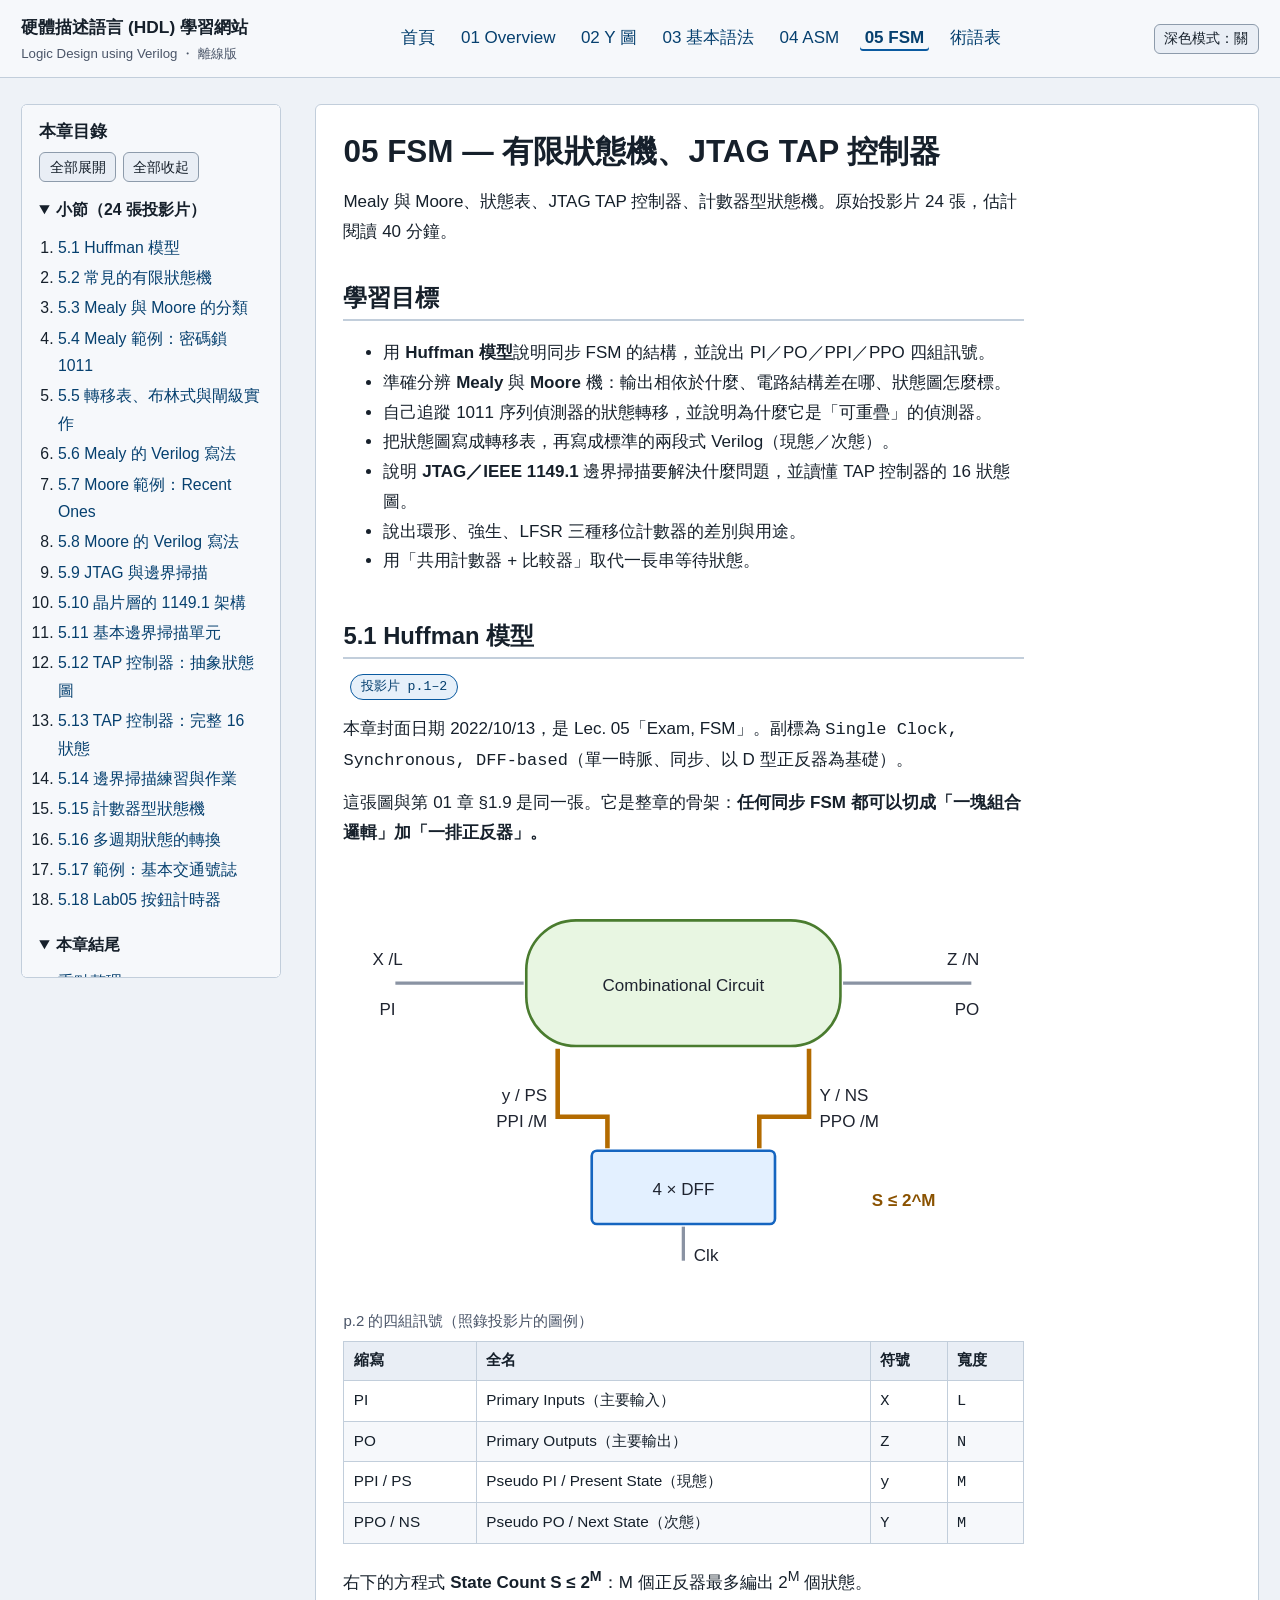
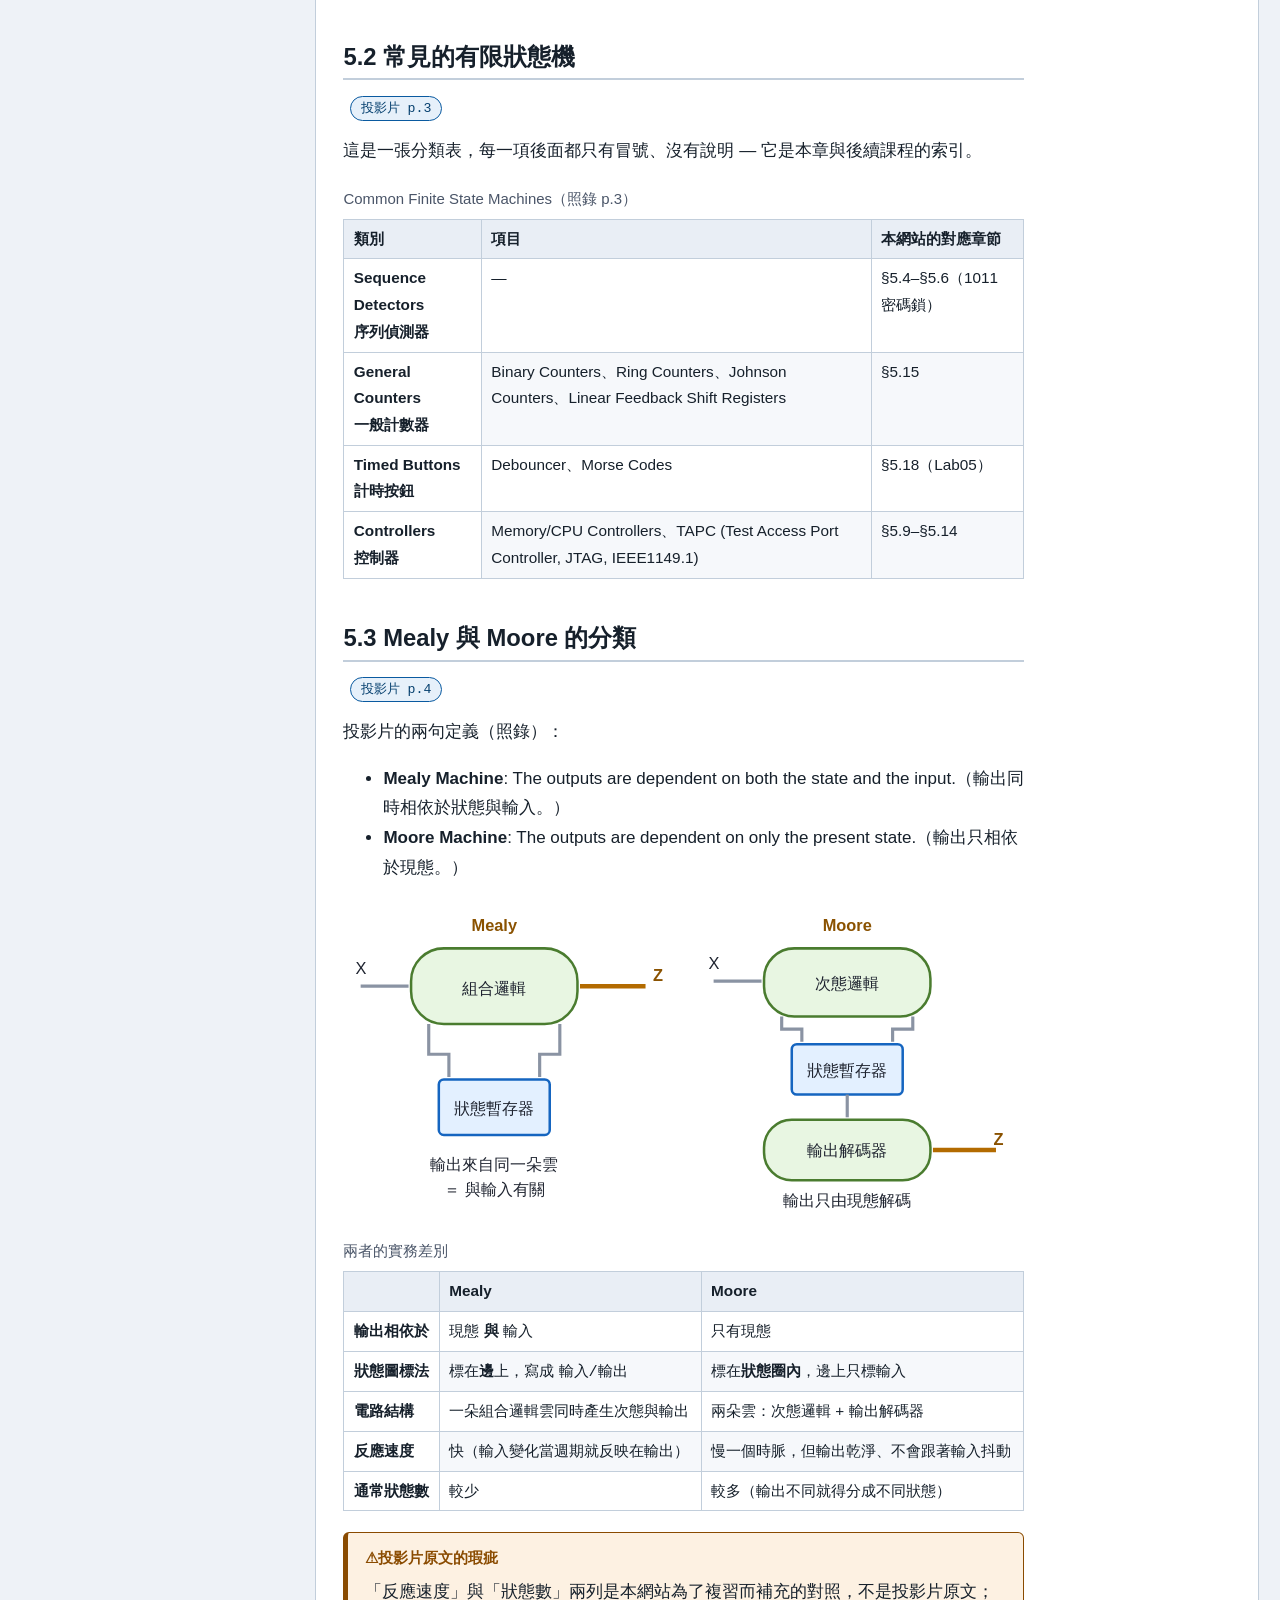
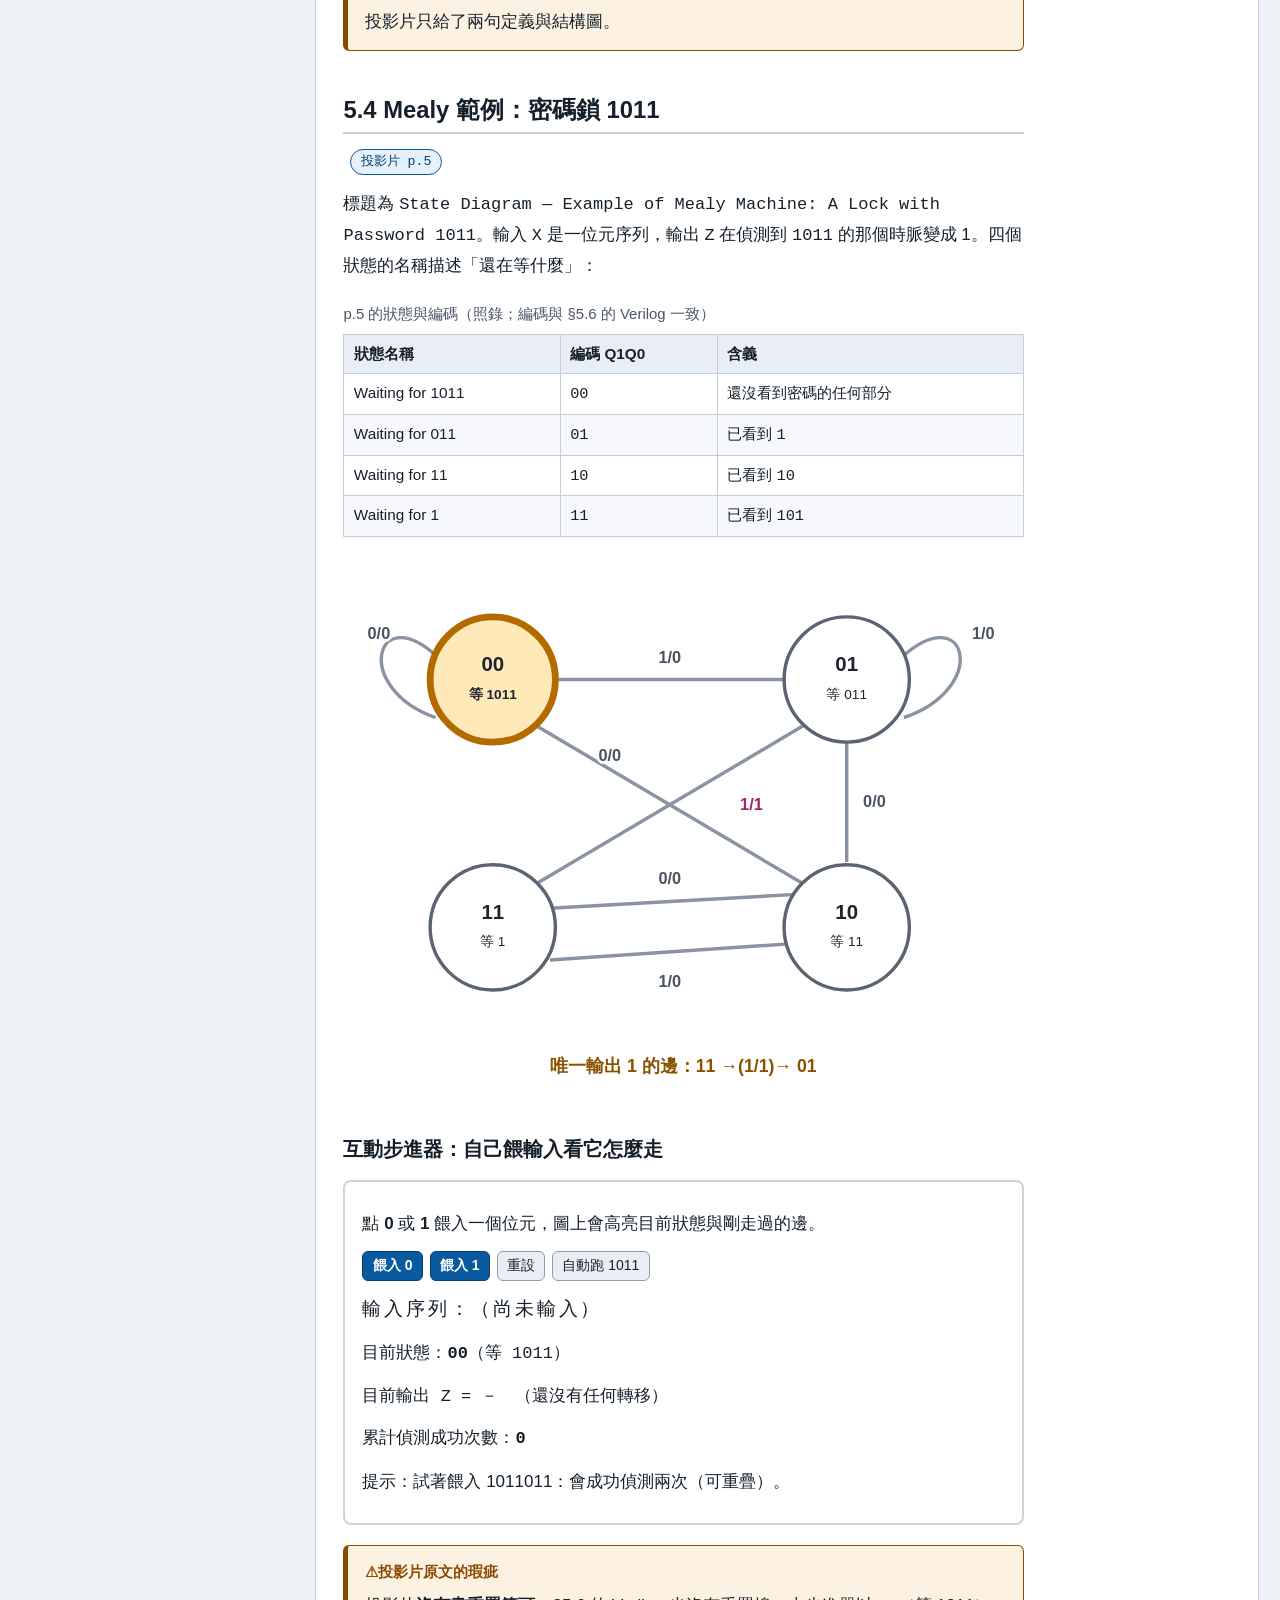
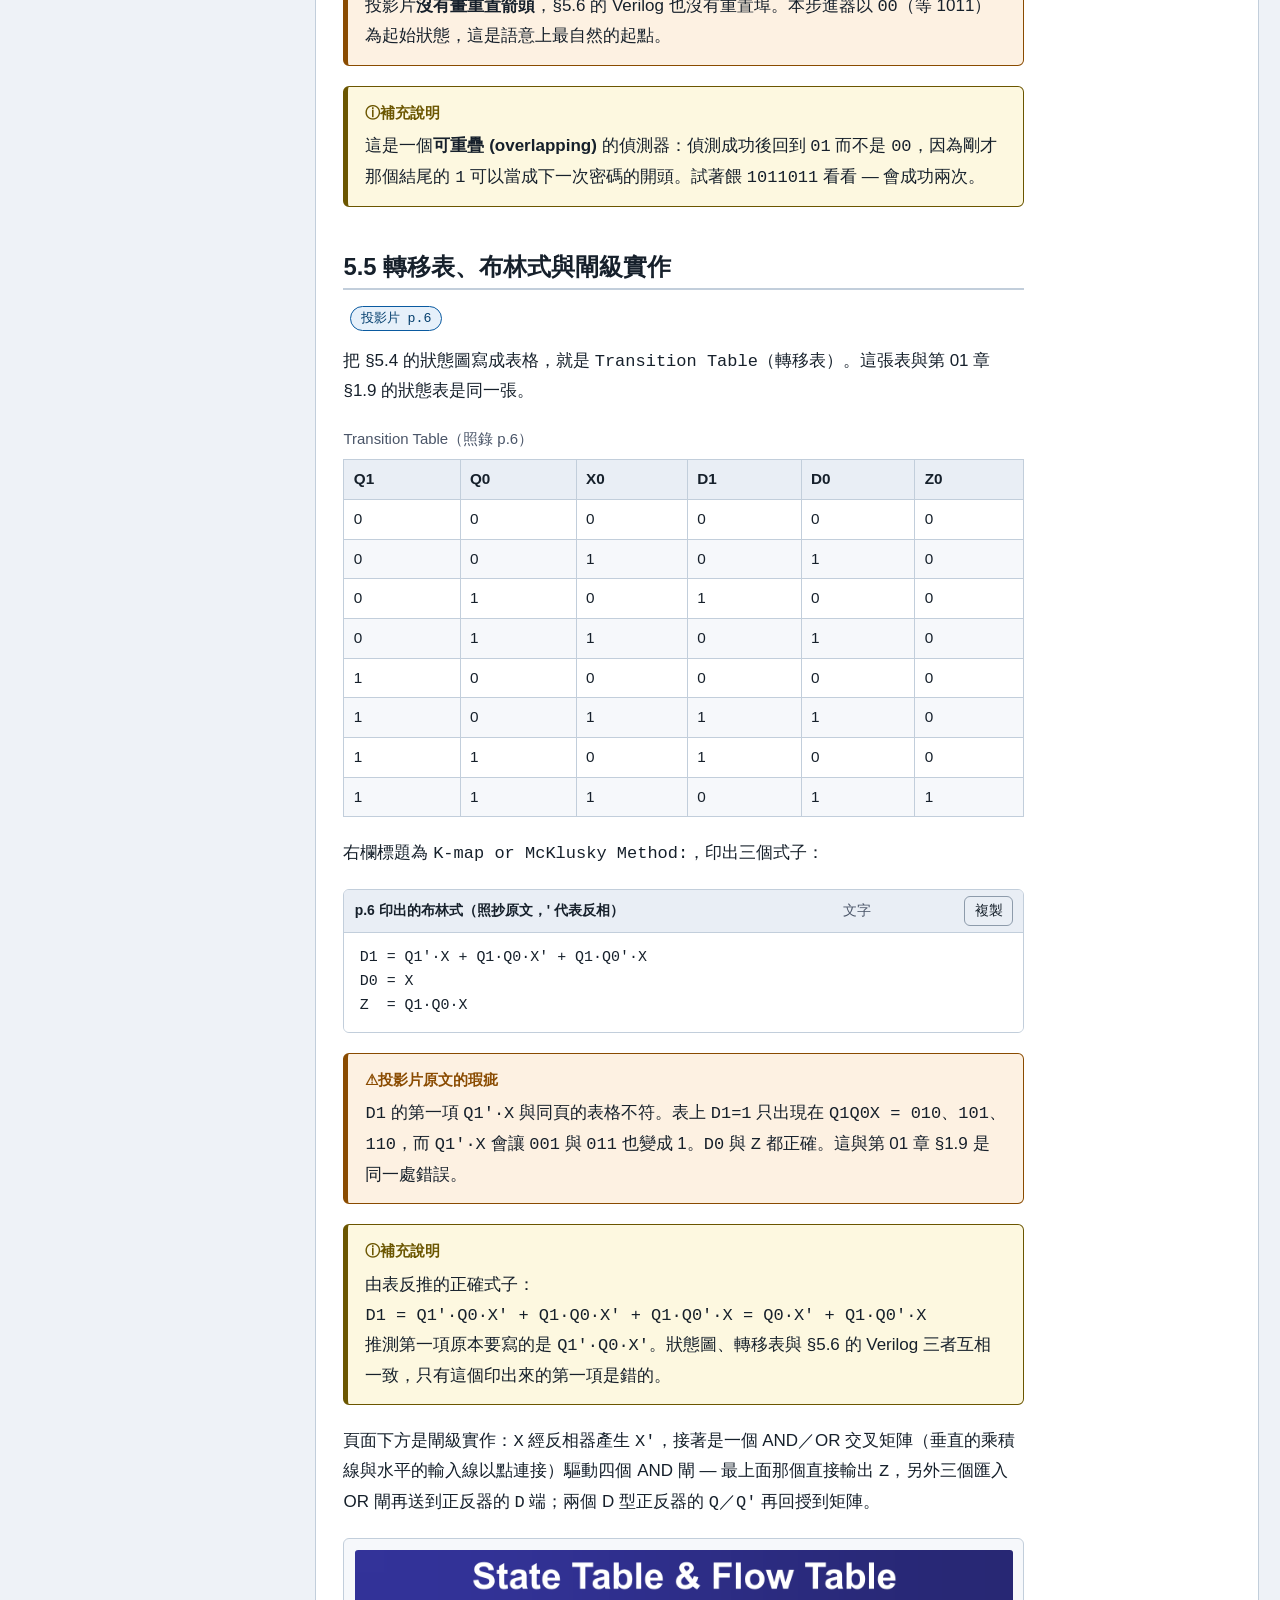
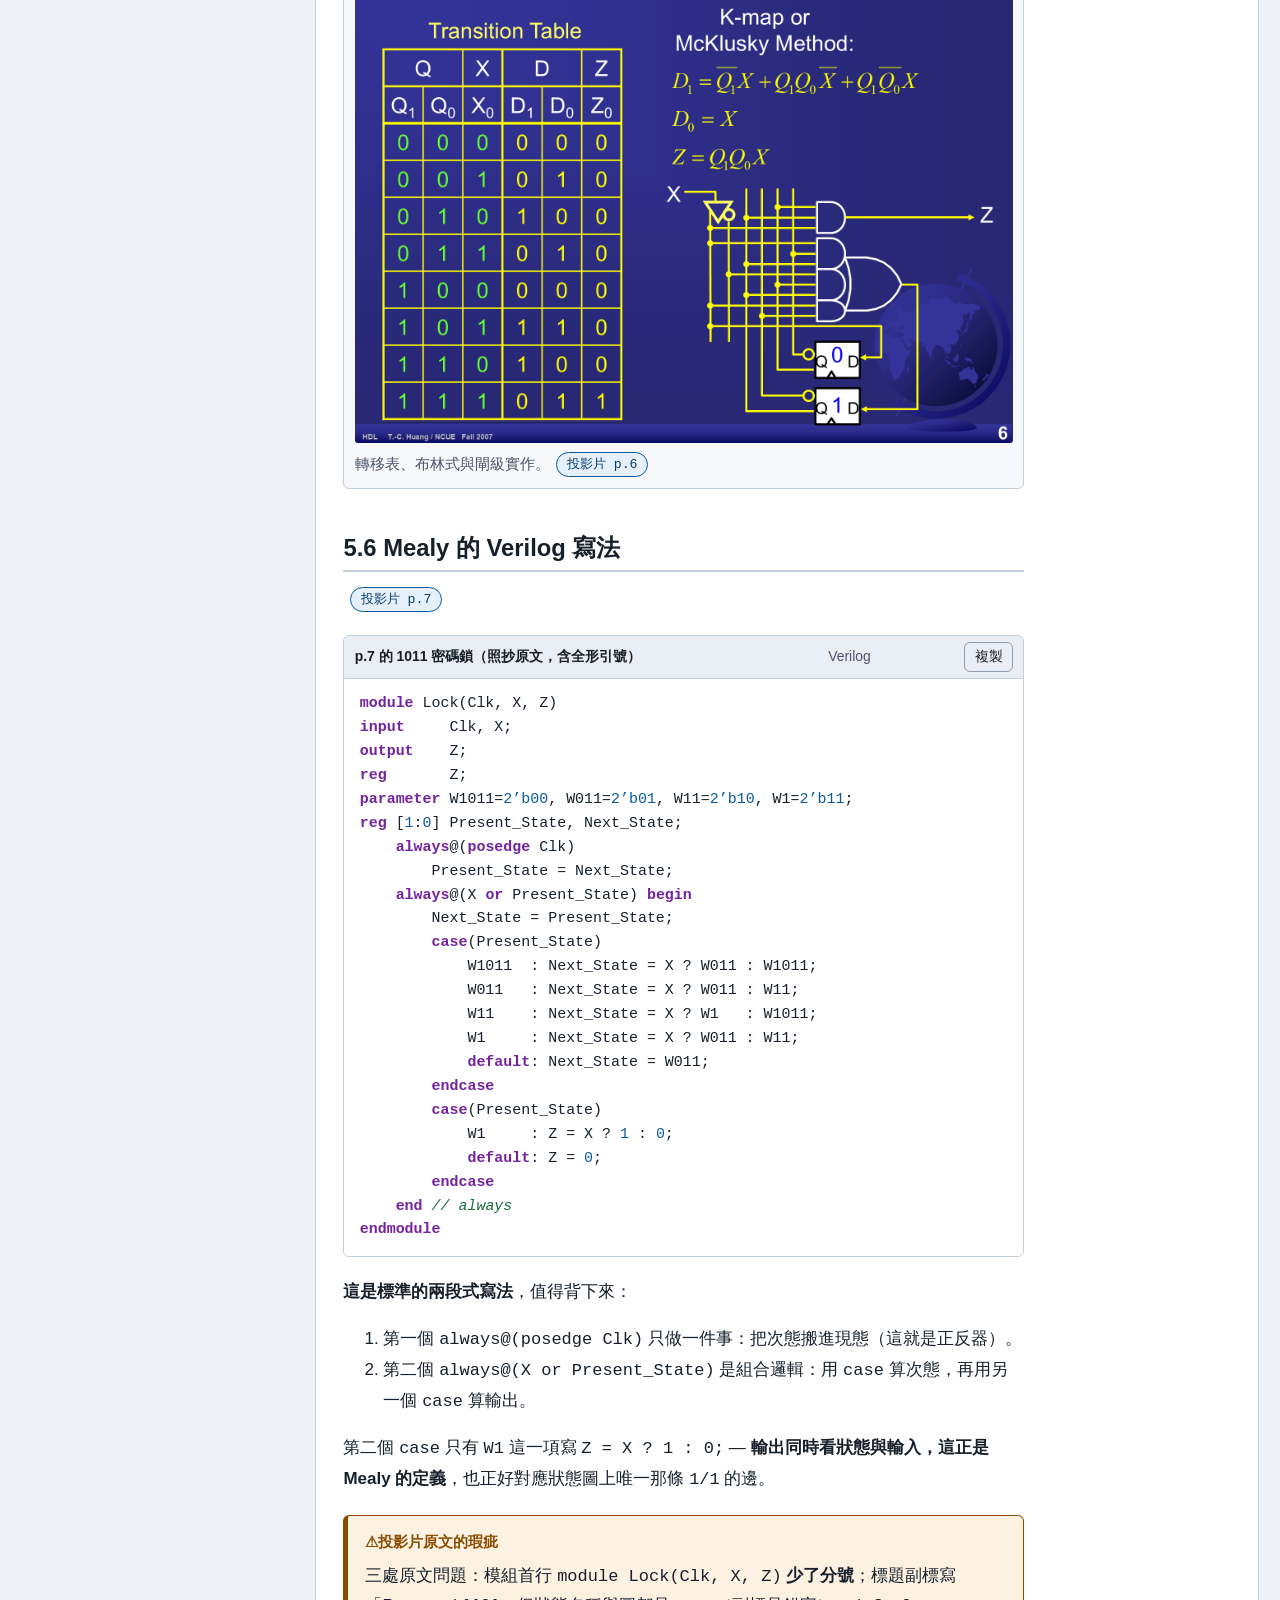
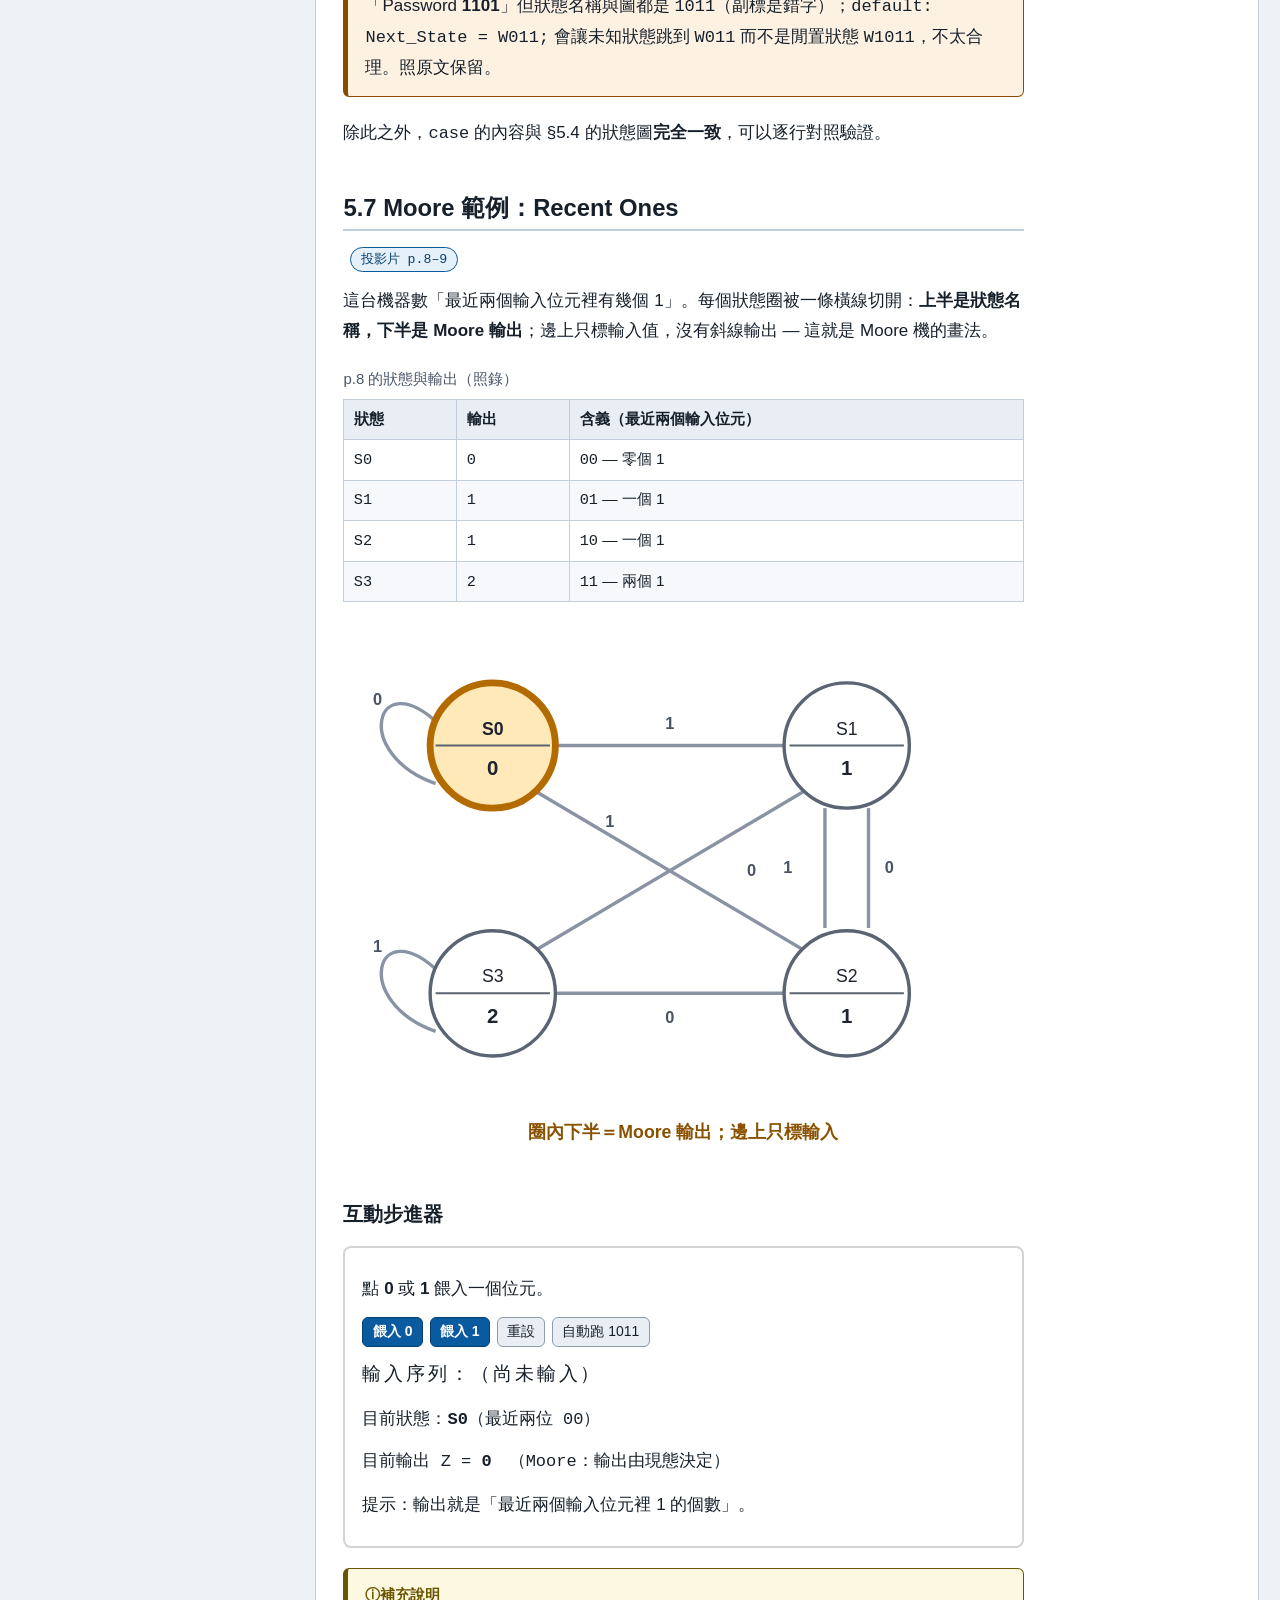
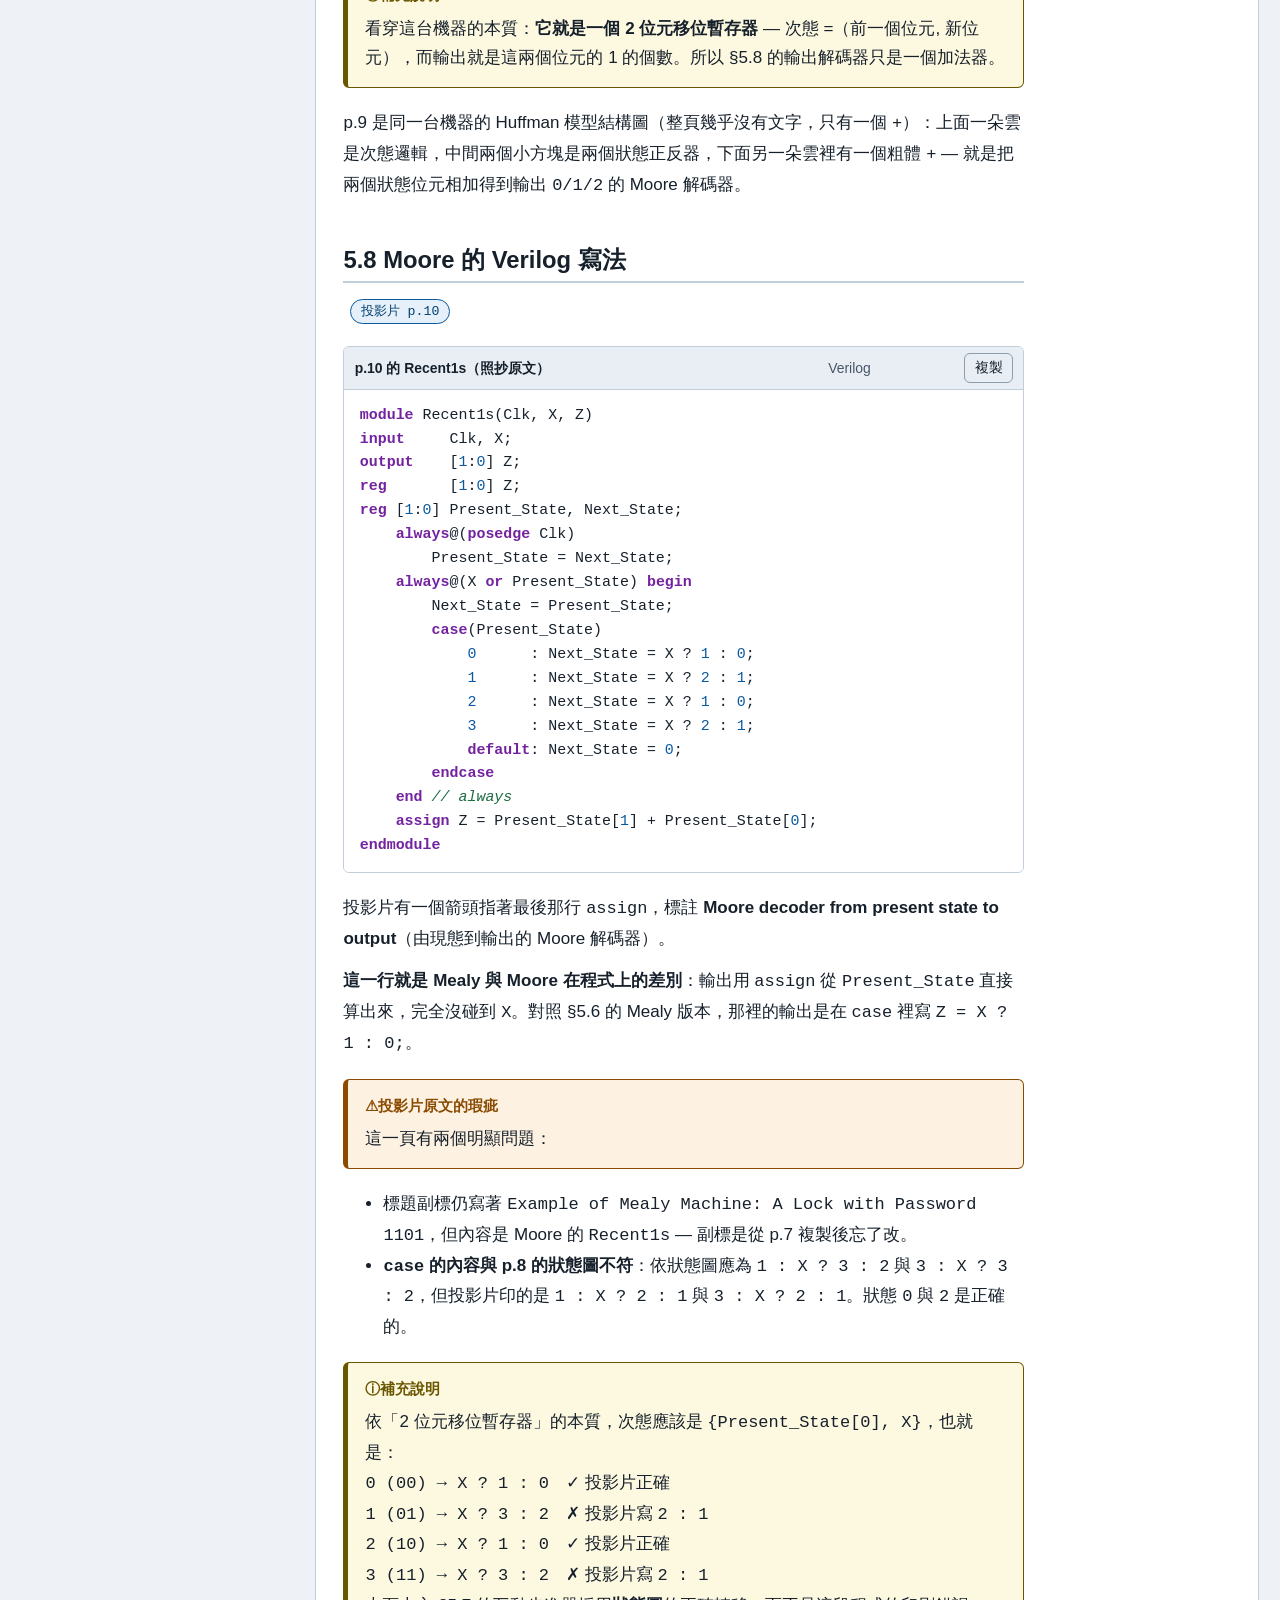
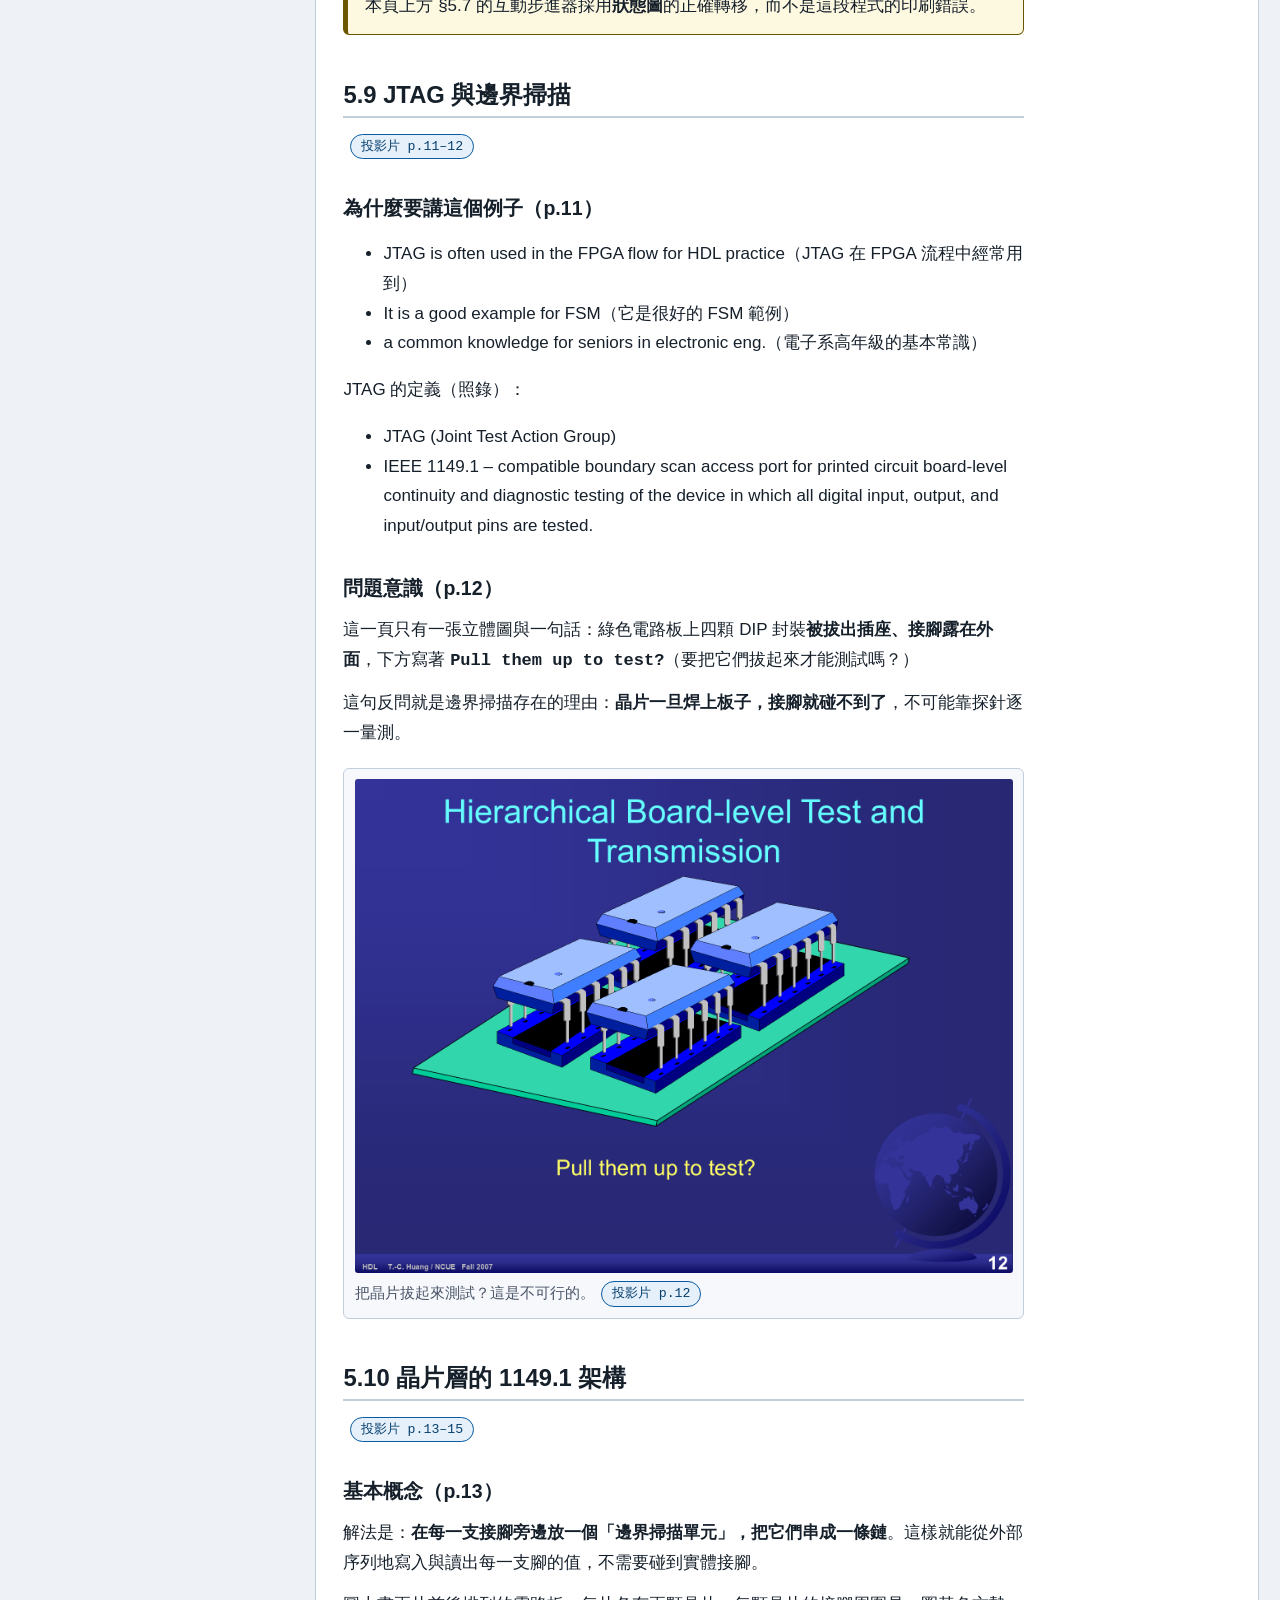
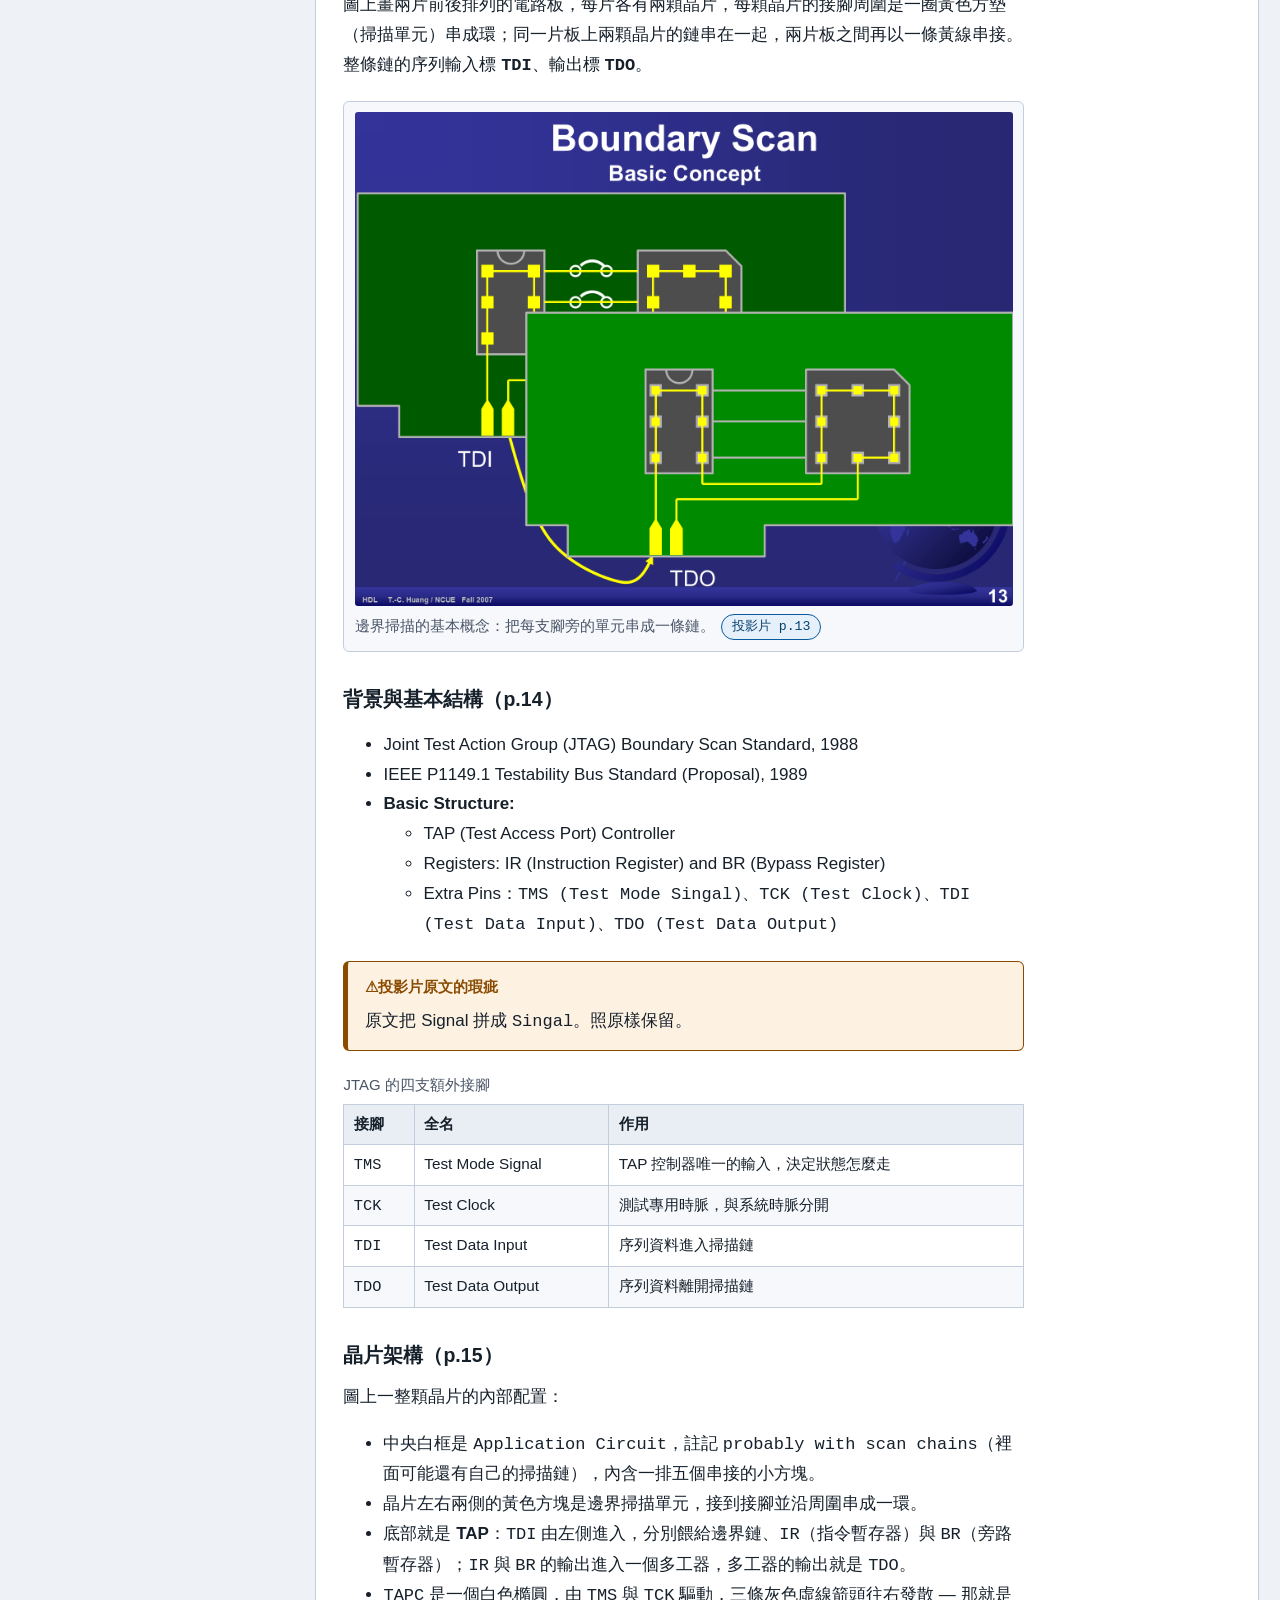
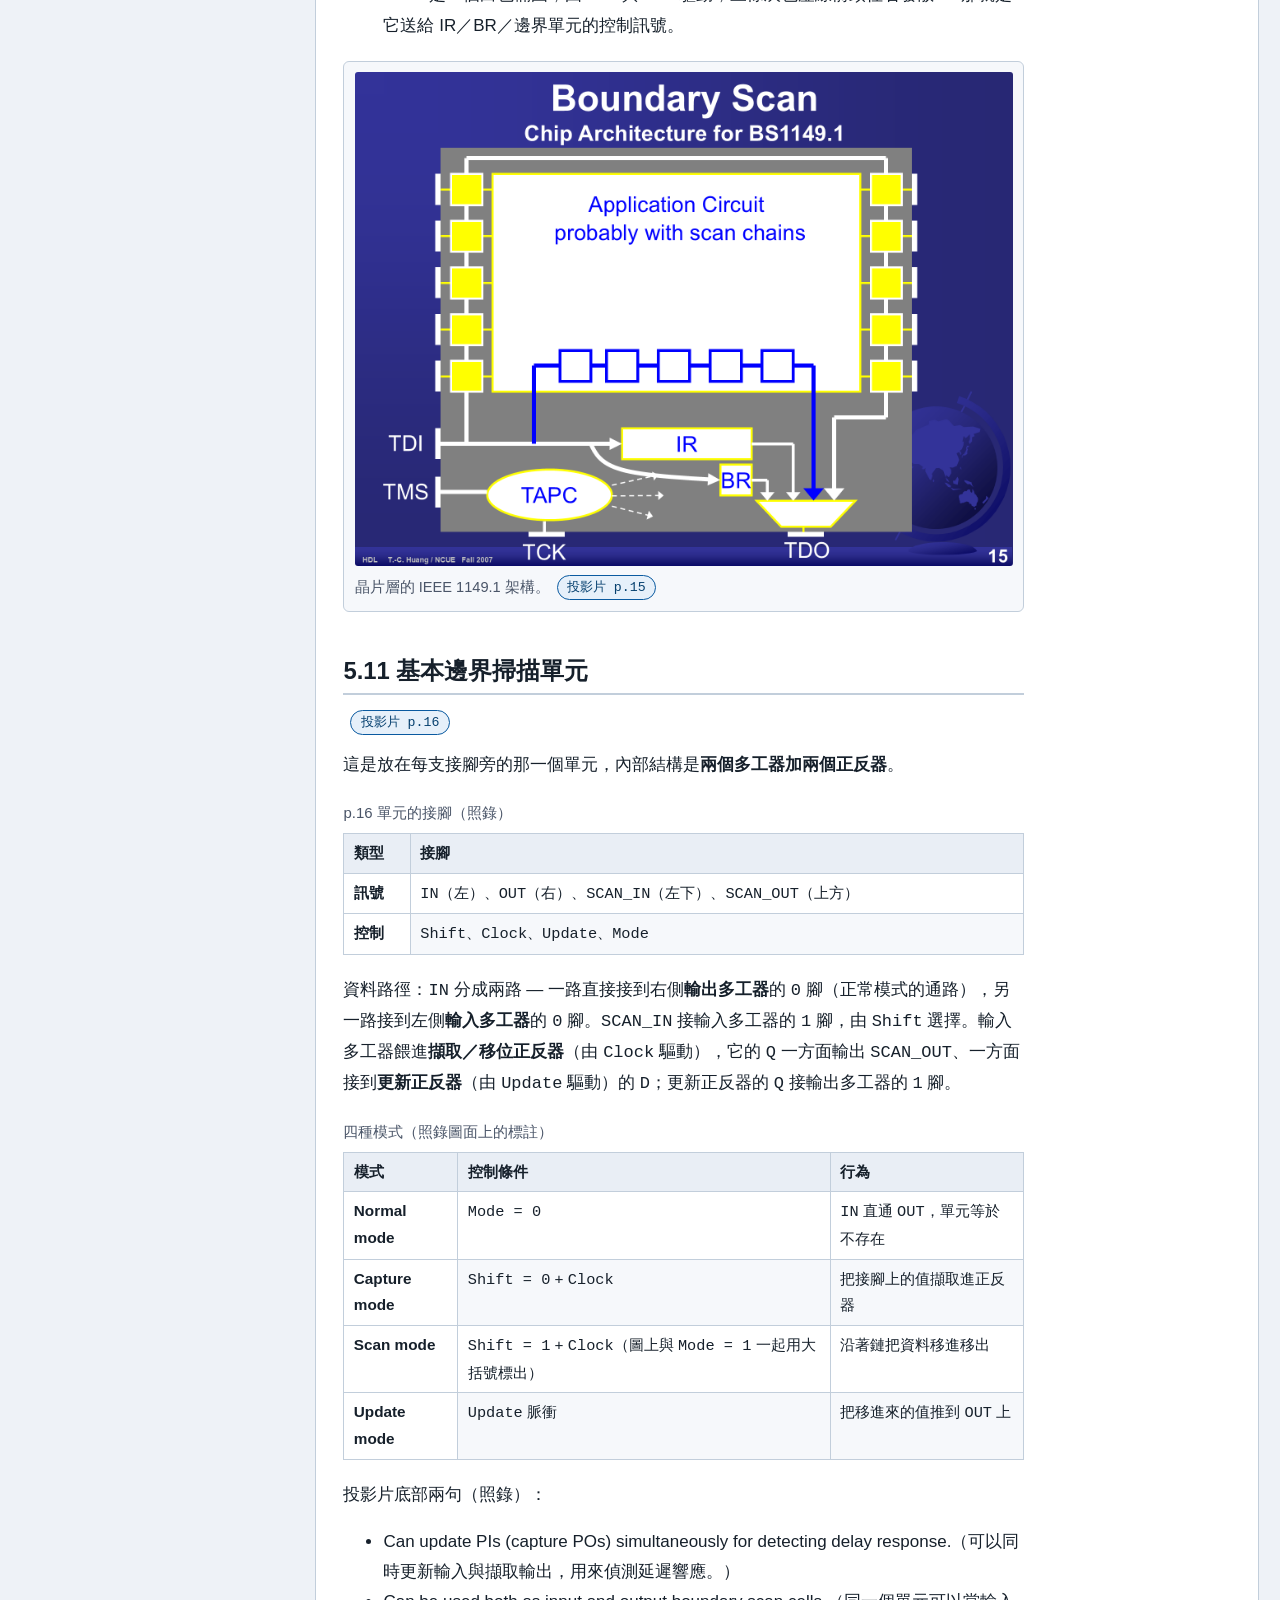
<file: hdl-study/ch05-fsm.html>
<!DOCTYPE html>
<html lang="zh-Hant">
<head>
<meta charset="utf-8">
<meta name="viewport" content="width=device-width, initial-scale=1">
<meta name="robots" content="noindex, nofollow">
<title>05 FSM — 有限狀態機、JTAG TAP 控制器 ｜ 硬體描述語言 HDL 學習網站</title>
<link rel="stylesheet" href="css/site.css">
<style>
.svg-plain .box { fill: #fff; stroke: #5b6472; stroke-width: 2; }
.svg-plain text { font-size: 13px; fill: #1f2430; }
.svg-plain .edge { stroke: #8a93a3; stroke-width: 2.5; fill: none; }
.svg-plain .cloud { fill: #e8f6e2; stroke: #4a7c2f; stroke-width: 2; }
.svg-plain .reg { fill: #e3f0ff; stroke: #1565c0; stroke-width: 2; }
.svg-plain .accent { stroke: #b36b00; stroke-width: 3.5; }
.svg-plain .accent-text { fill: #8a5200; font-weight: 700; }
.svg-plain .lbl-br { font-size: 12px; font-weight: 700; fill: #4a5362; paint-order: stroke; stroke: #fff; stroke-width: 4px; stroke-linejoin: round; }
.svg-plain .lbl-hot { fill: #a0246b; }
/* FSM 狀態節點：目前狀態以粗框＋底色＋文字標記三重標示，不只靠顏色 */
.fsm .st circle { fill: #fff; stroke: #5b6472; stroke-width: 2.5; }
.fsm .st text { font-size: 13px; fill: #1f2430; }
.fsm .st .code { font-size: 15px; font-weight: 700; }
.fsm .st.is-now circle { fill: #ffe9b8; stroke: #b36b00; stroke-width: 5; }
.fsm .st.is-now text { font-weight: 700; }
.fsm .edge.is-now { stroke: #b36b00; stroke-width: 5; }
[data-theme="dark"] .svg-plain .box { fill: #222733; stroke: #9aa4b4; }
[data-theme="dark"] .svg-plain text { fill: #e7ebf2; }
[data-theme="dark"] .svg-plain .cloud { fill: #1d3317; }
[data-theme="dark"] .svg-plain .reg { fill: #14283d; }
[data-theme="dark"] .svg-plain .accent { stroke: #ffc34d; }
[data-theme="dark"] .svg-plain .accent-text { fill: #ffc34d; }
[data-theme="dark"] .svg-plain .lbl-br { fill: #b9c2d0; stroke: #171b23; }
[data-theme="dark"] .svg-plain .lbl-hot { fill: #f2a0c8; }
[data-theme="dark"] .fsm .st circle { fill: #222733; stroke: #9aa4b4; }
[data-theme="dark"] .fsm .st text { fill: #e7ebf2; }
[data-theme="dark"] .fsm .st.is-now circle { fill: #5a4412; stroke: #ffc34d; }
[data-theme="dark"] .fsm .edge.is-now { stroke: #ffc34d; }
.fsm-panel { border: 2px solid; border-color: rgba(128,128,128,.35); border-radius: 8px; padding: .8rem 1rem; margin: 1rem 0; }
.fsm-controls { display: flex; flex-wrap: wrap; gap: .4rem; align-items: center; margin-bottom: .6rem; }
.fsm-readout { font-family: Consolas, "Cascadia Code", monospace; word-break: break-all; }
.fsm-tape { font-family: Consolas, "Cascadia Code", monospace; font-size: 1.1rem; letter-spacing: .15em; }
.fsm-hit { font-weight: 700; }
.cmp-grid { display: grid; grid-template-columns: 1fr; gap: 1rem; margin: 1rem 0; }
@media (min-width: 900px) { .cmp-grid { grid-template-columns: 1fr 1fr; } }
.cmp-grid > div { min-width: 0; }
</style>
<script src="js/site.js"></script>
</head>
<body data-chapter="ch05">
<a class="skiplink" href="#main">跳到主要內容</a>

<header class="site-header">
  <div class="site-header-inner">
    <a class="brand" href="index.html">硬體描述語言 (HDL) 學習網站<span>Logic Design using Verilog ・ 離線版</span></a>
    <nav class="site-nav" aria-label="主導覽">
      <ul>
        <li><a href="index.html">首頁</a></li>
        <li><a href="ch01-overview.html">01 Overview</a></li>
        <li><a href="ch02-ychart.html">02 Y 圖</a></li>
        <li><a href="ch03-grammar.html">03 基本語法</a></li>
        <li><a href="ch04-asm.html">04 ASM</a></li>
        <li><a href="ch05-fsm.html" aria-current="page">05 FSM</a></li>
        <li><a href="glossary.html">術語表</a></li>
      </ul>
    </nav>
    <div class="header-tools">
      <button type="button" class="btn btn-sm" data-action="toggle-theme" aria-pressed="false">
        <span data-theme-label>深色模式：關</span>
      </button>
    </div>
  </div>
</header>

<div class="layout">
  <nav class="toc" data-toc aria-labelledby="toc-heading">
    <h2 id="toc-heading">本章目錄</h2>
    <div class="toc-tools">
      <button type="button" class="btn btn-sm" data-toc-action="expand">全部展開</button>
      <button type="button" class="btn btn-sm" data-toc-action="collapse">全部收起</button>
    </div>
    <details class="toc-group" open>
      <summary>小節（24 張投影片）</summary>
      <ol class="toc-list">
        <li><a href="#sec-5-1">5.1 Huffman 模型</a></li>
        <li><a href="#sec-5-2">5.2 常見的有限狀態機</a></li>
        <li><a href="#sec-5-3">5.3 Mealy 與 Moore 的分類</a></li>
        <li><a href="#sec-5-4">5.4 Mealy 範例：密碼鎖 1011</a></li>
        <li><a href="#sec-5-5">5.5 轉移表、布林式與閘級實作</a></li>
        <li><a href="#sec-5-6">5.6 Mealy 的 Verilog 寫法</a></li>
        <li><a href="#sec-5-7">5.7 Moore 範例：Recent Ones</a></li>
        <li><a href="#sec-5-8">5.8 Moore 的 Verilog 寫法</a></li>
        <li><a href="#sec-5-9">5.9 JTAG 與邊界掃描</a></li>
        <li><a href="#sec-5-10">5.10 晶片層的 1149.1 架構</a></li>
        <li><a href="#sec-5-11">5.11 基本邊界掃描單元</a></li>
        <li><a href="#sec-5-12">5.12 TAP 控制器：抽象狀態圖</a></li>
        <li><a href="#sec-5-13">5.13 TAP 控制器：完整 16 狀態</a></li>
        <li><a href="#sec-5-14">5.14 邊界掃描練習與作業</a></li>
        <li><a href="#sec-5-15">5.15 計數器型狀態機</a></li>
        <li><a href="#sec-5-16">5.16 多週期狀態的轉換</a></li>
        <li><a href="#sec-5-17">5.17 範例：基本交通號誌</a></li>
        <li><a href="#sec-5-18">5.18 Lab05 按鈕計時器</a></li>
      </ol>
    </details>
    <details class="toc-group" open>
      <summary>本章結尾</summary>
      <ul class="toc-list">
        <li><a href="#takeaways">重點整理</a></li>
        <li><a href="#terms">關鍵術語</a></li>
        <li><a href="#quiz">自我測驗</a></li>
      </ul>
    </details>
  </nav>

  <main id="main">
    <h1>05 FSM — 有限狀態機、JTAG TAP 控制器</h1>
    <p>Mealy 與 Moore、狀態表、JTAG TAP 控制器、計數器型狀態機。原始投影片 24 張，估計閱讀 40 分鐘。</p>

    <section class="chapter-section" id="objectives">
      <h2>學習目標</h2>
      <ul>
        <li>用 <strong>Huffman 模型</strong>說明同步 FSM 的結構，並說出 PI／PO／PPI／PPO 四組訊號。</li>
        <li>準確分辨 <strong>Mealy</strong> 與 <strong>Moore</strong> 機：輸出相依於什麼、電路結構差在哪、狀態圖怎麼標。</li>
        <li>自己追蹤 1011 序列偵測器的狀態轉移，並說明為什麼它是「可重疊」的偵測器。</li>
        <li>把狀態圖寫成轉移表，再寫成標準的兩段式 Verilog（現態／次態）。</li>
        <li>說明 <strong>JTAG／IEEE 1149.1</strong> 邊界掃描要解決什麼問題，並讀懂 TAP 控制器的 16 狀態圖。</li>
        <li>說出環形、強生、LFSR 三種移位計數器的差別與用途。</li>
        <li>用「共用計數器 + 比較器」取代一長串等待狀態。</li>
      </ul>
    </section>

    <section class="chapter-section" id="sec-5-1">
      <h2>5.1 Huffman 模型</h2>
      <p><span class="srcref" data-slides="1,2">投影片 p.1–2</span></p>
      <p>本章封面日期 2022/10/13，是 Lec. 05「Exam, FSM」。副標為 <code>Single Clock, Synchronous, DFF-based</code>（單一時脈、同步、以 D 型正反器為基礎）。</p>
      <p>這張圖與第 01 章 §1.9 是同一張。它是整章的骨架：<strong>任何同步 FSM 都可以切成「一塊組合邏輯」加「一排正反器」。</strong></p>
      <div class="svgfig svg-plain">
        <svg viewBox="0 0 520 320" role="img" aria-labelledby="hf5-title hf5-desc">
          <title id="hf5-title">p.2 的 Huffman 模型</title>
          <desc id="hf5-desc">中央是組合邏輯電路，左側主要輸入 X 寬度 L 進入，右側主要輸出 Z 寬度 N 離開。下方四個 D 型正反器由 Clk 驅動。組合邏輯的輸出經寬度 M 的 Y 進入正反器的 D 端，稱為偽主要輸出與次態；正反器的 Q 端經寬度 M 的 y 回授到組合邏輯，稱為偽主要輸入與現態。狀態數 S 小於或等於 2 的 M 次方。</desc>
          <rect class="cloud" x="140" y="40" width="240" height="96" rx="38"></rect>
          <text x="260" y="94" text-anchor="middle">Combinational Circuit</text>
          <path class="edge" d="M40 88 L138 88"></path>
          <text x="34" y="74" text-anchor="middle">X /L</text>
          <text x="34" y="112" text-anchor="middle">PI</text>
          <path class="edge" d="M382 88 L480 88"></path>
          <text x="486" y="74" text-anchor="end">Z /N</text>
          <text x="486" y="112" text-anchor="end">PO</text>
          <rect class="reg" x="190" y="216" width="140" height="56" rx="4"></rect>
          <text x="260" y="250" text-anchor="middle">4 × DFF</text>
          <path class="edge" d="M260 300 L260 274"></path>
          <text x="268" y="300">Clk</text>
          <path class="edge accent" d="M356 138 L356 190 L318 190 L318 214"></path>
          <text x="364" y="178">Y / NS</text>
          <text x="364" y="198">PPO /M</text>
          <path class="edge accent" d="M202 214 L202 190 L164 190 L164 138"></path>
          <text x="156" y="178" text-anchor="end">y / PS</text>
          <text x="156" y="198" text-anchor="end">PPI /M</text>
          <text class="accent-text" x="404" y="258">S ≤ 2^M</text>
        </svg>
      </div>
      <div class="table-wrap">
        <table>
          <caption>p.2 的四組訊號（照錄投影片的圖例）</caption>
          <thead><tr><th scope="col">縮寫</th><th scope="col">全名</th><th scope="col">符號</th><th scope="col">寬度</th></tr></thead>
          <tbody>
            <tr><td>PI</td><td>Primary Inputs（主要輸入）</td><td><code>X</code></td><td><code>L</code></td></tr>
            <tr><td>PO</td><td>Primary Outputs（主要輸出）</td><td><code>Z</code></td><td><code>N</code></td></tr>
            <tr><td>PPI / PS</td><td>Pseudo PI / Present State（現態）</td><td><code>y</code></td><td><code>M</code></td></tr>
            <tr><td>PPO / NS</td><td>Pseudo PO / Next State（次態）</td><td><code>Y</code></td><td><code>M</code></td></tr>
          </tbody>
        </table>
      </div>
      <p>右下的方程式 <strong>State Count S ≤ 2<sup>M</sup></strong>：M 個正反器最多編出 2<sup>M</sup> 個狀態。</p>
    </section>

    <section class="chapter-section" id="sec-5-2">
      <h2>5.2 常見的有限狀態機</h2>
      <p><span class="srcref" data-slides="3">投影片 p.3</span></p>
      <p>這是一張分類表，每一項後面都只有冒號、沒有說明 — 它是本章與後續課程的索引。</p>
      <div class="table-wrap">
        <table>
          <caption>Common Finite State Machines（照錄 p.3）</caption>
          <thead><tr><th scope="col">類別</th><th scope="col">項目</th><th scope="col">本網站的對應章節</th></tr></thead>
          <tbody>
            <tr><th scope="row">Sequence Detectors<br>序列偵測器</th><td>—</td><td>§5.4–§5.6（1011 密碼鎖）</td></tr>
            <tr><th scope="row">General Counters<br>一般計數器</th><td>Binary Counters、Ring Counters、Johnson Counters、Linear Feedback Shift Registers</td><td>§5.15</td></tr>
            <tr><th scope="row">Timed Buttons<br>計時按鈕</th><td>Debouncer、Morse Codes</td><td>§5.18（Lab05）</td></tr>
            <tr><th scope="row">Controllers<br>控制器</th><td>Memory/CPU Controllers、TAPC (Test Access Port Controller, JTAG, IEEE1149.1)</td><td>§5.9–§5.14</td></tr>
          </tbody>
        </table>
      </div>
    </section>

    <section class="chapter-section" id="sec-5-3">
      <h2>5.3 Mealy 與 Moore 的分類</h2>
      <p><span class="srcref" data-slides="4">投影片 p.4</span></p>
      <p>投影片的兩句定義（照錄）：</p>
      <ul>
        <li><strong>Mealy Machine</strong>: The outputs are dependent on both the state and the input.（輸出同時相依於狀態與輸入。）</li>
        <li><strong>Moore Machine</strong>: The outputs are dependent on only the present state.（輸出只相依於現態。）</li>
      </ul>
      <div class="svgfig svg-plain">
        <svg viewBox="0 0 540 250" role="img" aria-labelledby="mm-title mm-desc">
          <title id="mm-title">p.4 的 Mealy 與 Moore 結構比較</title>
          <desc id="mm-desc">左側 Mealy 機只有一朵組合邏輯雲，輸入進入雲、輸出直接從同一朵雲出來，雲下方是狀態暫存器並回授到雲。右側 Moore 機有兩朵雲，上雲接收輸入與狀態回授並驅動暫存器，暫存器輸出同時回授上雲並進入第二朵獨立的雲，由這朵雲產生輸出，因此輸出只由現態解碼而來。</desc>
          <text class="accent-text" x="120" y="22" text-anchor="middle">Mealy</text>
          <rect class="cloud" x="54" y="36" width="132" height="60" rx="26"></rect>
          <text x="120" y="72" text-anchor="middle">組合邏輯</text>
          <path class="edge" d="M14 66 L52 66"></path>
          <text x="10" y="56">X</text>
          <path class="edge accent" d="M188 66 L240 66"></path>
          <text class="accent-text" x="246" y="62">Z</text>
          <rect class="reg" x="76" y="140" width="88" height="44" rx="4"></rect>
          <text x="120" y="167" text-anchor="middle">狀態暫存器</text>
          <path class="edge" d="M172 96 L172 120 L156 120 L156 138"></path>
          <path class="edge" d="M84 138 L84 120 L68 120 L68 96"></path>
          <text x="120" y="212" text-anchor="middle">輸出來自同一朵雲</text>
          <text x="120" y="232" text-anchor="middle">＝ 與輸入有關</text>

          <text class="accent-text" x="400" y="22" text-anchor="middle">Moore</text>
          <rect class="cloud" x="334" y="36" width="132" height="54" rx="24"></rect>
          <text x="400" y="68" text-anchor="middle">次態邏輯</text>
          <path class="edge" d="M294 62 L332 62"></path>
          <text x="290" y="52">X</text>
          <rect class="reg" x="356" y="112" width="88" height="40" rx="4"></rect>
          <text x="400" y="137" text-anchor="middle">狀態暫存器</text>
          <path class="edge" d="M452 90 L452 100 L436 100 L436 110"></path>
          <path class="edge" d="M364 110 L364 100 L348 100 L348 90"></path>
          <rect class="cloud" x="334" y="172" width="132" height="48" rx="22"></rect>
          <text x="400" y="201" text-anchor="middle">輸出解碼器</text>
          <path class="edge" d="M400 152 L400 170"></path>
          <path class="edge accent" d="M468 196 L518 196"></path>
          <text class="accent-text" x="524" y="192" text-anchor="end">Z</text>
          <text x="400" y="240" text-anchor="middle">輸出只由現態解碼</text>
        </svg>
      </div>
      <div class="table-wrap">
        <table>
          <caption>兩者的實務差別</caption>
          <thead><tr><th scope="col"></th><th scope="col">Mealy</th><th scope="col">Moore</th></tr></thead>
          <tbody>
            <tr><th scope="row">輸出相依於</th><td>現態 <strong>與</strong> 輸入</td><td>只有現態</td></tr>
            <tr><th scope="row">狀態圖標法</th><td>標在<strong>邊</strong>上，寫成 <code>輸入/輸出</code></td><td>標在<strong>狀態圈內</strong>，邊上只標輸入</td></tr>
            <tr><th scope="row">電路結構</th><td>一朵組合邏輯雲同時產生次態與輸出</td><td>兩朵雲：次態邏輯 + 輸出解碼器</td></tr>
            <tr><th scope="row">反應速度</th><td>快（輸入變化當週期就反映在輸出）</td><td>慢一個時脈，但輸出乾淨、不會跟著輸入抖動</td></tr>
            <tr><th scope="row">通常狀態數</th><td>較少</td><td>較多（輸出不同就得分成不同狀態）</td></tr>
          </tbody>
        </table>
      </div>
      <p class="warn">「反應速度」與「狀態數」兩列是本網站為了複習而補充的對照，不是投影片原文；投影片只給了兩句定義與結構圖。</p>
    </section>

    <section class="chapter-section" id="sec-5-4">
      <h2>5.4 Mealy 範例：密碼鎖 1011</h2>
      <p><span class="srcref" data-slides="5">投影片 p.5</span></p>
      <p>標題為 <code>State Diagram — Example of Mealy Machine: A Lock with Password 1011</code>。輸入 <code>X</code> 是一位元序列，輸出 <code>Z</code> 在偵測到 <code>1011</code> 的那個時脈變成 1。四個狀態的名稱描述「還在等什麼」：</p>
      <div class="table-wrap">
        <table>
          <caption>p.5 的狀態與編碼（照錄；編碼與 §5.6 的 Verilog 一致）</caption>
          <thead><tr><th scope="col">狀態名稱</th><th scope="col">編碼 Q1Q0</th><th scope="col">含義</th></tr></thead>
          <tbody>
            <tr><td>Waiting for 1011</td><td><code>00</code></td><td>還沒看到密碼的任何部分</td></tr>
            <tr><td>Waiting for 011</td><td><code>01</code></td><td>已看到 <code>1</code></td></tr>
            <tr><td>Waiting for 11</td><td><code>10</code></td><td>已看到 <code>10</code></td></tr>
            <tr><td>Waiting for 1</td><td><code>11</code></td><td>已看到 <code>101</code></td></tr>
          </tbody>
        </table>
      </div>

      <div class="svgfig svg-plain fsm" data-fsm="lock">
        <svg viewBox="0 0 500 400" role="img" aria-labelledby="lk-title lk-desc">
          <title id="lk-title">p.5 的 1011 Mealy 狀態圖</title>
          <desc id="lk-desc">四個狀態 00、01、10、11，邊上標示輸入斜線輸出。00 輸入 0 自迴圈輸出 0、輸入 1 到 01；01 輸入 1 自迴圈輸出 0、輸入 0 到 10；10 輸入 1 到 11、輸入 0 回到 00；11 輸入 0 到 10、輸入 1 到 01 並輸出 1，這是唯一輸出為 1 的轉移。</desc>
          <path class="edge" id="e-00-0" d="M70 74 C 24 30, 6 96, 68 118"></path>
          <text class="lbl-br" x="18" y="60">0/0</text>
          <path class="edge" id="e-00-1" d="M156 90 L324 90"></path>
          <text class="lbl-br" x="240" y="78" text-anchor="middle">1/0</text>
          <path class="edge" id="e-01-1" d="M410 74 C 458 30, 476 96, 412 118"></path>
          <text class="lbl-br" x="462" y="60">1/0</text>
          <path class="edge" id="e-01-0" d="M370 136 L370 224"></path>
          <text class="lbl-br" x="382" y="184">0/0</text>
          <path class="edge" id="e-10-1" d="M330 284 L152 296"></path>
          <text class="lbl-br" x="240" y="316" text-anchor="middle">1/0</text>
          <path class="edge" id="e-11-0" d="M152 258 L330 248"></path>
          <text class="lbl-br" x="240" y="240" text-anchor="middle">0/0</text>
          <path class="edge" id="e-10-0" d="M338 240 L142 124"></path>
          <text class="lbl-br" x="196" y="150" text-anchor="middle">0/0</text>
          <path class="edge" id="e-11-1" d="M142 240 L338 124"></path>
          <text class="lbl-br lbl-hot" x="300" y="186" text-anchor="middle">1/1</text>

          <g class="st" id="st-00"><circle cx="110" cy="90" r="46"></circle><text class="code" x="110" y="84" text-anchor="middle">00</text><text x="110" y="104" text-anchor="middle" style="font-size:10px">等 1011</text></g>
          <g class="st" id="st-01"><circle cx="370" cy="90" r="46"></circle><text class="code" x="370" y="84" text-anchor="middle">01</text><text x="370" y="104" text-anchor="middle" style="font-size:10px">等 011</text></g>
          <g class="st" id="st-10"><circle cx="370" cy="272" r="46"></circle><text class="code" x="370" y="266" text-anchor="middle">10</text><text x="370" y="286" text-anchor="middle" style="font-size:10px">等 11</text></g>
          <g class="st" id="st-11"><circle cx="110" cy="272" r="46"></circle><text class="code" x="110" y="266" text-anchor="middle">11</text><text x="110" y="286" text-anchor="middle" style="font-size:10px">等 1</text></g>
          <text class="accent-text" x="250" y="378" text-anchor="middle">唯一輸出 1 的邊：11 →(1/1)→ 01</text>
        </svg>
      </div>

      <h3>互動步進器：自己餵輸入看它怎麼走</h3>
      <div class="fsm-panel" data-fsm-panel="lock">
        <p>點 <strong>0</strong> 或 <strong>1</strong> 餵入一個位元，圖上會高亮目前狀態與剛走過的邊。</p>
      </div>
      <p class="warn">投影片<strong>沒有畫重置箭頭</strong>，§5.6 的 Verilog 也沒有重置埠。本步進器以 <code>00</code>（等 1011）為起始狀態，這是語意上最自然的起點。</p>
      <div class="supplement">
        <p>這是一個<strong>可重疊 (overlapping)</strong> 的偵測器：偵測成功後回到 <code>01</code> 而不是 <code>00</code>，因為剛才那個結尾的 <code>1</code> 可以當成下一次密碼的開頭。試著餵 <code>1011011</code> 看看 — 會成功兩次。</p>
      </div>
    </section>

    <section class="chapter-section" id="sec-5-5">
      <h2>5.5 轉移表、布林式與閘級實作</h2>
      <p><span class="srcref" data-slides="6">投影片 p.6</span></p>
      <p>把 §5.4 的狀態圖寫成表格，就是 <code>Transition Table</code>（轉移表）。這張表與第 01 章 §1.9 的狀態表是同一張。</p>
      <div class="table-wrap">
        <table>
          <caption>Transition Table（照錄 p.6）</caption>
          <thead><tr><th scope="col">Q1</th><th scope="col">Q0</th><th scope="col">X0</th><th scope="col">D1</th><th scope="col">D0</th><th scope="col">Z0</th></tr></thead>
          <tbody>
            <tr><td>0</td><td>0</td><td>0</td><td>0</td><td>0</td><td>0</td></tr>
            <tr><td>0</td><td>0</td><td>1</td><td>0</td><td>1</td><td>0</td></tr>
            <tr><td>0</td><td>1</td><td>0</td><td>1</td><td>0</td><td>0</td></tr>
            <tr><td>0</td><td>1</td><td>1</td><td>0</td><td>1</td><td>0</td></tr>
            <tr><td>1</td><td>0</td><td>0</td><td>0</td><td>0</td><td>0</td></tr>
            <tr><td>1</td><td>0</td><td>1</td><td>1</td><td>1</td><td>0</td></tr>
            <tr><td>1</td><td>1</td><td>0</td><td>1</td><td>0</td><td>0</td></tr>
            <tr><td>1</td><td>1</td><td>1</td><td>0</td><td>1</td><td>1</td></tr>
          </tbody>
        </table>
      </div>
      <p>右欄標題為 <code>K-map or McKlusky Method:</code>，印出三個式子：</p>
      <div class="codeblock" data-title="p.6 印出的布林式（照抄原文，' 代表反相）">
<pre><code data-lang="text">D1 = Q1'·X + Q1·Q0·X' + Q1·Q0'·X
D0 = X
Z  = Q1·Q0·X</code></pre>
      </div>
      <p class="warn"><code>D1</code> 的第一項 <code>Q1'·X</code> 與同頁的表格不符。表上 <code>D1=1</code> 只出現在 <code>Q1Q0X = 010、101、110</code>，而 <code>Q1'·X</code> 會讓 <code>001</code> 與 <code>011</code> 也變成 1。<code>D0</code> 與 <code>Z</code> 都正確。這與第 01 章 §1.9 是同一處錯誤。</p>
      <div class="supplement">
        <p>由表反推的正確式子：<br>
        <code>D1 = Q1'·Q0·X' + Q1·Q0·X' + Q1·Q0'·X = Q0·X' + Q1·Q0'·X</code><br>
        推測第一項原本要寫的是 <code>Q1'·Q0·X'</code>。狀態圖、轉移表與 §5.6 的 Verilog 三者互相一致，只有這個印出來的第一項是錯的。</p>
      </div>
      <p>頁面下方是閘級實作：<code>X</code> 經反相器產生 <code>X'</code>，接著是一個 AND／OR 交叉矩陣（垂直的乘積線與水平的輸入線以點連接）驅動四個 AND 閘 — 最上面那個直接輸出 <code>Z</code>，另外三個匯入 OR 閘再送到正反器的 <code>D</code> 端；兩個 D 型正反器的 <code>Q</code>／<code>Q'</code> 再回授到矩陣。</p>
      <figure class="figure">
        <img src="assets/ch05/fig-slide-06.png" alt="投影片 p.6 畫面：左側是 Q1、Q0、X0 對應 D1、D0、Z0 的八列轉移表；右上印出 D1、D0、Z 三個布林式；右下是閘級實作，X 經反相器後進入 AND 與 OR 交叉矩陣，驅動四個 AND 閘與一個 OR 閘，並連到兩個 D 型正反器，其輸出再回授到矩陣。">
        <figcaption>轉移表、布林式與閘級實作。<span class="srcref" data-slides="6">投影片 p.6</span></figcaption>
      </figure>
    </section>

    <section class="chapter-section" id="sec-5-6">
      <h2>5.6 Mealy 的 Verilog 寫法</h2>
      <p><span class="srcref" data-slides="7">投影片 p.7</span></p>
      <div class="codeblock" data-title="p.7 的 1011 密碼鎖（照抄原文，含全形引號）">
<pre><code data-lang="verilog">module Lock(Clk, X, Z)
input     Clk, X;
output    Z;
reg       Z;
parameter W1011=2’b00, W011=2’b01, W11=2’b10, W1=2’b11;
reg [1:0] Present_State, Next_State;
	always@(posedge Clk)
		Present_State = Next_State;
	always@(X or Present_State) begin
		Next_State = Present_State;
		case(Present_State)
			W1011  : Next_State = X ? W011 : W1011;
			W011   : Next_State = X ? W011 : W11;
			W11    : Next_State = X ? W1   : W1011;
			W1     : Next_State = X ? W011 : W11;
			default: Next_State = W011;
		endcase
		case(Present_State)
			W1     : Z = X ? 1 : 0;
			default: Z = 0;
		endcase
	end // always
endmodule</code></pre>
      </div>
      <p><strong>這是標準的兩段式寫法</strong>，值得背下來：</p>
      <ol>
        <li>第一個 <code>always@(posedge Clk)</code> 只做一件事：把次態搬進現態（這就是正反器）。</li>
        <li>第二個 <code>always@(X or Present_State)</code> 是組合邏輯：用 <code>case</code> 算次態，再用另一個 <code>case</code> 算輸出。</li>
      </ol>
      <p>第二個 <code>case</code> 只有 <code>W1</code> 這一項寫 <code>Z = X ? 1 : 0;</code> — <strong>輸出同時看狀態與輸入，這正是 Mealy 的定義</strong>，也正好對應狀態圖上唯一那條 <code>1/1</code> 的邊。</p>
      <p class="warn">三處原文問題：模組首行 <code>module Lock(Clk, X, Z)</code> <strong>少了分號</strong>；標題副標寫「Password <strong>1101</strong>」但狀態名稱與圖都是 <code>1011</code>（副標是錯字）；<code>default: Next_State = W011;</code> 會讓未知狀態跳到 <code>W011</code> 而不是閒置狀態 <code>W1011</code>，不太合理。照原文保留。</p>
      <p>除此之外，<code>case</code> 的內容與 §5.4 的狀態圖<strong>完全一致</strong>，可以逐行對照驗證。</p>
    </section>

    <section class="chapter-section" id="sec-5-7">
      <h2>5.7 Moore 範例：Recent Ones</h2>
      <p><span class="srcref" data-slides="8,9">投影片 p.8–9</span></p>
      <p>這台機器數「最近兩個輸入位元裡有幾個 1」。每個狀態圈被一條橫線切開：<strong>上半是狀態名稱，下半是 Moore 輸出</strong>；邊上只標輸入值，沒有斜線輸出 — 這就是 Moore 機的畫法。</p>
      <div class="table-wrap">
        <table>
          <caption>p.8 的狀態與輸出（照錄）</caption>
          <thead><tr><th scope="col">狀態</th><th scope="col">輸出</th><th scope="col">含義（最近兩個輸入位元）</th></tr></thead>
          <tbody>
            <tr><td><code>S0</code></td><td><code>0</code></td><td><code>00</code> — 零個 1</td></tr>
            <tr><td><code>S1</code></td><td><code>1</code></td><td><code>01</code> — 一個 1</td></tr>
            <tr><td><code>S2</code></td><td><code>1</code></td><td><code>10</code> — 一個 1</td></tr>
            <tr><td><code>S3</code></td><td><code>2</code></td><td><code>11</code> — 兩個 1</td></tr>
          </tbody>
        </table>
      </div>

      <div class="svgfig svg-plain fsm" data-fsm="recent">
        <svg viewBox="0 0 500 400" role="img" aria-labelledby="mo-title mo-desc">
          <title id="mo-title">p.8 的 Recent Ones Moore 狀態圖</title>
          <desc id="mo-desc">四個狀態 S0 輸出 0、S1 輸出 1、S2 輸出 1、S3 輸出 2。S0 輸入 0 自迴圈、輸入 1 到 S1；S1 輸入 0 到 S2、輸入 1 到 S3；S2 輸入 1 到 S1、輸入 0 回到 S0；S3 輸入 1 自迴圈、輸入 0 到 S2。邊上只標輸入值。</desc>
          <path class="edge" id="r-S0-0" d="M70 74 C 24 30, 6 96, 68 118"></path>
          <text class="lbl-br" x="22" y="60">0</text>
          <path class="edge" id="r-S0-1" d="M156 90 L324 90"></path>
          <text class="lbl-br" x="240" y="78" text-anchor="middle">1</text>
          <path class="edge" id="r-S1-0" d="M386 136 L386 224"></path>
          <text class="lbl-br" x="398" y="184">0</text>
          <path class="edge" id="r-S2-1" d="M354 224 L354 136"></path>
          <text class="lbl-br" x="330" y="184" text-anchor="end">1</text>
          <path class="edge" id="r-S3-1" d="M70 256 C 24 212, 6 278, 68 300"></path>
          <text class="lbl-br" x="22" y="242">1</text>
          <path class="edge" id="r-S3-0" d="M156 272 L324 272"></path>
          <text class="lbl-br" x="240" y="294" text-anchor="middle">0</text>
          <path class="edge" id="r-S1-1" d="M338 124 L142 240"></path>
          <text class="lbl-br" x="196" y="150" text-anchor="middle">1</text>
          <path class="edge" id="r-S2-0" d="M338 240 L142 124"></path>
          <text class="lbl-br" x="300" y="186" text-anchor="middle">0</text>

          <g class="st" id="st-S0"><circle cx="110" cy="90" r="46"></circle><text x="110" y="82" text-anchor="middle">S0</text><line x1="68" y1="90" x2="152" y2="90" stroke="#5b6472" stroke-width="1.5"></line><text class="code" x="110" y="112" text-anchor="middle">0</text></g>
          <g class="st" id="st-S1"><circle cx="370" cy="90" r="46"></circle><text x="370" y="82" text-anchor="middle">S1</text><line x1="328" y1="90" x2="412" y2="90" stroke="#5b6472" stroke-width="1.5"></line><text class="code" x="370" y="112" text-anchor="middle">1</text></g>
          <g class="st" id="st-S2"><circle cx="370" cy="272" r="46"></circle><text x="370" y="264" text-anchor="middle">S2</text><line x1="328" y1="272" x2="412" y2="272" stroke="#5b6472" stroke-width="1.5"></line><text class="code" x="370" y="294" text-anchor="middle">1</text></g>
          <g class="st" id="st-S3"><circle cx="110" cy="272" r="46"></circle><text x="110" y="264" text-anchor="middle">S3</text><line x1="68" y1="272" x2="152" y2="272" stroke="#5b6472" stroke-width="1.5"></line><text class="code" x="110" y="294" text-anchor="middle">2</text></g>
          <text class="accent-text" x="250" y="378" text-anchor="middle">圈內下半＝Moore 輸出；邊上只標輸入</text>
        </svg>
      </div>

      <h3>互動步進器</h3>
      <div class="fsm-panel" data-fsm-panel="recent">
        <p>點 <strong>0</strong> 或 <strong>1</strong> 餵入一個位元。</p>
      </div>
      <div class="supplement">
        <p>看穿這台機器的本質：<strong>它就是一個 2 位元移位暫存器</strong> — 次態 =（前一個位元, 新位元），而輸出就是這兩個位元的 1 的個數。所以 §5.8 的輸出解碼器只是一個加法器。</p>
      </div>
      <p>p.9 是同一台機器的 Huffman 模型結構圖（整頁幾乎沒有文字，只有一個 <code>+</code>）：上面一朵雲是次態邏輯，中間兩個小方塊是兩個狀態正反器，下面另一朵雲裡有一個粗體 <code>+</code> — 就是把兩個狀態位元相加得到輸出 <code>0/1/2</code> 的 Moore 解碼器。</p>
    </section>

    <section class="chapter-section" id="sec-5-8">
      <h2>5.8 Moore 的 Verilog 寫法</h2>
      <p><span class="srcref" data-slides="10">投影片 p.10</span></p>
      <div class="codeblock" data-title="p.10 的 Recent1s（照抄原文）">
<pre><code data-lang="verilog">module Recent1s(Clk, X, Z)
input     Clk, X;
output    [1:0] Z;
reg       [1:0] Z;
reg [1:0] Present_State, Next_State;
	always@(posedge Clk)
		Present_State = Next_State;
	always@(X or Present_State) begin
		Next_State = Present_State;
		case(Present_State)
			0      : Next_State = X ? 1 : 0;
			1      : Next_State = X ? 2 : 1;
			2      : Next_State = X ? 1 : 0;
			3      : Next_State = X ? 2 : 1;
			default: Next_State = 0;
		endcase
	end // always
	assign Z = Present_State[1] + Present_State[0];
endmodule</code></pre>
      </div>
      <p>投影片有一個箭頭指著最後那行 <code>assign</code>，標註 <strong>Moore decoder from present state to output</strong>（由現態到輸出的 Moore 解碼器）。</p>
      <p><strong>這一行就是 Mealy 與 Moore 在程式上的差別</strong>：輸出用 <code>assign</code> 從 <code>Present_State</code> 直接算出來，完全沒碰到 <code>X</code>。對照 §5.6 的 Mealy 版本，那裡的輸出是在 <code>case</code> 裡寫 <code>Z = X ? 1 : 0;</code>。</p>
      <p class="warn">這一頁有兩個明顯問題：</p>
      <ul>
        <li>標題副標仍寫著 <code>Example of Mealy Machine: A Lock with Password 1101</code>，但內容是 Moore 的 <code>Recent1s</code> — 副標是從 p.7 複製後忘了改。</li>
        <li><strong><code>case</code> 的內容與 p.8 的狀態圖不符</strong>：依狀態圖應為 <code>1 : X ? 3 : 2</code> 與 <code>3 : X ? 3 : 2</code>，但投影片印的是 <code>1 : X ? 2 : 1</code> 與 <code>3 : X ? 2 : 1</code>。狀態 <code>0</code> 與 <code>2</code> 是正確的。</li>
      </ul>
      <div class="supplement">
        <p>依「2 位元移位暫存器」的本質，次態應該是 <code>{Present_State[0], X}</code>，也就是：<br>
        <code>0 (00) → X ? 1 : 0</code>　✓ 投影片正確<br>
        <code>1 (01) → X ? 3 : 2</code>　✗ 投影片寫 <code>2 : 1</code><br>
        <code>2 (10) → X ? 1 : 0</code>　✓ 投影片正確<br>
        <code>3 (11) → X ? 3 : 2</code>　✗ 投影片寫 <code>2 : 1</code><br>
        本頁上方 §5.7 的互動步進器採用<strong>狀態圖</strong>的正確轉移，而不是這段程式的印刷錯誤。</p>
      </div>
    </section>

    <section class="chapter-section" id="sec-5-9">
      <h2>5.9 JTAG 與邊界掃描</h2>
      <p><span class="srcref" data-slides="11,12">投影片 p.11–12</span></p>
      <h3>為什麼要講這個例子（p.11）</h3>
      <ul>
        <li>JTAG is often used in the FPGA flow for HDL practice（JTAG 在 FPGA 流程中經常用到）</li>
        <li>It is a good example for FSM（它是很好的 FSM 範例）</li>
        <li>a common knowledge for seniors in electronic eng.（電子系高年級的基本常識）</li>
      </ul>
      <p>JTAG 的定義（照錄）：</p>
      <ul>
        <li>JTAG (Joint Test Action Group)</li>
        <li>IEEE 1149.1 – compatible boundary scan access port for printed circuit board-level continuity and diagnostic testing of the device in which all digital input, output, and input/output pins are tested.</li>
      </ul>

      <h3>問題意識（p.12）</h3>
      <p>這一頁只有一張立體圖與一句話：綠色電路板上四顆 DIP 封裝<strong>被拔出插座、接腳露在外面</strong>，下方寫著 <strong><code>Pull them up to test?</code></strong>（要把它們拔起來才能測試嗎？）</p>
      <p>這句反問就是邊界掃描存在的理由：<strong>晶片一旦焊上板子，接腳就碰不到了</strong>，不可能靠探針逐一量測。</p>
      <figure class="figure">
        <img src="assets/ch05/fig-slide-12.png" alt="投影片 p.12 畫面：立體繪製的綠色電路板，四顆 DIP 封裝晶片被拔出插座、接腳朝下露在外面，下方中央寫著 Pull them up to test 的問句。">
        <figcaption>把晶片拔起來測試？這是不可行的。<span class="srcref" data-slides="12">投影片 p.12</span></figcaption>
      </figure>
    </section>

    <section class="chapter-section" id="sec-5-10">
      <h2>5.10 晶片層的 1149.1 架構</h2>
      <p><span class="srcref" data-slides="13,14,15">投影片 p.13–15</span></p>

      <h3>基本概念（p.13）</h3>
      <p>解法是：<strong>在每一支接腳旁邊放一個「邊界掃描單元」，把它們串成一條鏈</strong>。這樣就能從外部序列地寫入與讀出每一支腳的值，不需要碰到實體接腳。</p>
      <p>圖上畫兩片前後排列的電路板，每片各有兩顆晶片，每顆晶片的接腳周圍是一圈黃色方墊（掃描單元）串成環；同一片板上兩顆晶片的鏈串在一起，兩片板之間再以一條黃線串接。整條鏈的序列輸入標 <strong><code>TDI</code></strong>、輸出標 <strong><code>TDO</code></strong>。</p>
      <figure class="figure">
        <img src="assets/ch05/fig-slide-13.png" alt="投影片 p.13 畫面：兩片前後排列的綠色電路板，每片各有兩顆灰色晶片，每顆晶片接腳周圍是一圈黃色方墊串成的掃描鏈；兩顆晶片的鏈串接在一起，兩片板之間再以黃線串接，序列輸入標示 TDI、輸出標示 TDO。">
        <figcaption>邊界掃描的基本概念：把每支腳旁的單元串成一條鏈。<span class="srcref" data-slides="13">投影片 p.13</span></figcaption>
      </figure>

      <h3>背景與基本結構（p.14）</h3>
      <ul>
        <li>Joint Test Action Group (JTAG) Boundary Scan Standard, 1988</li>
        <li>IEEE P1149.1 Testability Bus Standard (Proposal), 1989</li>
        <li><strong>Basic Structure:</strong>
          <ul>
            <li>TAP (Test Access Port) Controller</li>
            <li>Registers: IR (Instruction Register) and BR (Bypass Register)</li>
            <li>Extra Pins：<code>TMS (Test Mode Singal)</code>、<code>TCK (Test Clock)</code>、<code>TDI (Test Data Input)</code>、<code>TDO (Test Data Output)</code></li>
          </ul>
        </li>
      </ul>
      <p class="warn">原文把 Signal 拼成 <code>Singal</code>。照原樣保留。</p>
      <div class="table-wrap">
        <table>
          <caption>JTAG 的四支額外接腳</caption>
          <thead><tr><th scope="col">接腳</th><th scope="col">全名</th><th scope="col">作用</th></tr></thead>
          <tbody>
            <tr><td><code>TMS</code></td><td>Test Mode Signal</td><td>TAP 控制器唯一的輸入，決定狀態怎麼走</td></tr>
            <tr><td><code>TCK</code></td><td>Test Clock</td><td>測試專用時脈，與系統時脈分開</td></tr>
            <tr><td><code>TDI</code></td><td>Test Data Input</td><td>序列資料進入掃描鏈</td></tr>
            <tr><td><code>TDO</code></td><td>Test Data Output</td><td>序列資料離開掃描鏈</td></tr>
          </tbody>
        </table>
      </div>

      <h3>晶片架構（p.15）</h3>
      <p>圖上一整顆晶片的內部配置：</p>
      <ul>
        <li>中央白框是 <code>Application Circuit</code>，註記 <code>probably with scan chains</code>（裡面可能還有自己的掃描鏈），內含一排五個串接的小方塊。</li>
        <li>晶片左右兩側的黃色方塊是邊界掃描單元，接到接腳並沿周圍串成一環。</li>
        <li>底部就是 <strong>TAP</strong>：<code>TDI</code> 由左側進入，分別餵給邊界鏈、<code>IR</code>（指令暫存器）與 <code>BR</code>（旁路暫存器）；<code>IR</code> 與 <code>BR</code> 的輸出進入一個多工器，多工器的輸出就是 <code>TDO</code>。</li>
        <li><code>TAPC</code> 是一個白色橢圓，由 <code>TMS</code> 與 <code>TCK</code> 驅動，三條灰色虛線箭頭往右發散 — 那就是它送給 IR／BR／邊界單元的控制訊號。</li>
      </ul>
      <figure class="figure">
        <img src="assets/ch05/fig-slide-15.png" alt="投影片 p.15 畫面：晶片層的 1149.1 架構圖。外框為晶片，中央白框是應用電路並含一排串接的掃描格，左右兩側黃色方塊是邊界掃描單元並串成環；底部是測試存取埠，TDI 進入後分送邊界鏈、指令暫存器 IR 與旁路暫存器 BR，兩者輸出經多工器成為 TDO；TAPC 橢圓由 TMS 與 TCK 驅動，三條虛線箭頭往右輸出控制訊號。">
        <figcaption>晶片層的 IEEE 1149.1 架構。<span class="srcref" data-slides="15">投影片 p.15</span></figcaption>
      </figure>
    </section>

    <section class="chapter-section" id="sec-5-11">
      <h2>5.11 基本邊界掃描單元</h2>
      <p><span class="srcref" data-slides="16">投影片 p.16</span></p>
      <p>這是放在每支接腳旁的那一個單元，內部結構是<strong>兩個多工器加兩個正反器</strong>。</p>
      <div class="table-wrap">
        <table>
          <caption>p.16 單元的接腳（照錄）</caption>
          <thead><tr><th scope="col">類型</th><th scope="col">接腳</th></tr></thead>
          <tbody>
            <tr><th scope="row">訊號</th><td><code>IN</code>（左）、<code>OUT</code>（右）、<code>SCAN_IN</code>（左下）、<code>SCAN_OUT</code>（上方）</td></tr>
            <tr><th scope="row">控制</th><td><code>Shift</code>、<code>Clock</code>、<code>Update</code>、<code>Mode</code></td></tr>
          </tbody>
        </table>
      </div>
      <p>資料路徑：<code>IN</code> 分成兩路 — 一路直接接到右側<strong>輸出多工器</strong>的 <code>0</code> 腳（正常模式的通路），另一路接到左側<strong>輸入多工器</strong>的 <code>0</code> 腳。<code>SCAN_IN</code> 接輸入多工器的 <code>1</code> 腳，由 <code>Shift</code> 選擇。輸入多工器餵進<strong>擷取／移位正反器</strong>（由 <code>Clock</code> 驅動），它的 <code>Q</code> 一方面輸出 <code>SCAN_OUT</code>、一方面接到<strong>更新正反器</strong>（由 <code>Update</code> 驅動）的 <code>D</code>；更新正反器的 <code>Q</code> 接輸出多工器的 <code>1</code> 腳。</p>
      <div class="table-wrap">
        <table>
          <caption>四種模式（照錄圖面上的標註）</caption>
          <thead><tr><th scope="col">模式</th><th scope="col">控制條件</th><th scope="col">行為</th></tr></thead>
          <tbody>
            <tr><th scope="row">Normal mode</th><td><code>Mode = 0</code></td><td><code>IN</code> 直通 <code>OUT</code>，單元等於不存在</td></tr>
            <tr><th scope="row">Capture mode</th><td><code>Shift = 0</code> + <code>Clock</code></td><td>把接腳上的值擷取進正反器</td></tr>
            <tr><th scope="row">Scan mode</th><td><code>Shift = 1</code> + <code>Clock</code>（圖上與 <code>Mode = 1</code> 一起用大括號標出）</td><td>沿著鏈把資料移進移出</td></tr>
            <tr><th scope="row">Update mode</th><td><code>Update</code> 脈衝</td><td>把移進來的值推到 <code>OUT</code> 上</td></tr>
          </tbody>
        </table>
      </div>
      <p>投影片底部兩句（照錄）：</p>
      <ul>
        <li>Can update PIs (capture POs) simultaneously for detecting delay response.（可以同時更新輸入與擷取輸出，用來偵測延遲響應。）</li>
        <li>Can be used both as input and output boundary scan cells.（同一個單元可以當輸入也可以當輸出的邊界掃描單元。）</li>
      </ul>
      <div class="supplement">
        <p>為什麼要兩個正反器？因為移位期間 <code>OUT</code> 不能跟著亂跳。第一個正反器負責擷取與移位，第二個（更新正反器）只在 <code>Update</code> 來時才把值推出去 — 這樣整條鏈可以安靜地移完資料，再一次同步生效。</p>
      </div>
    </section>

    <section class="chapter-section" id="sec-5-12">
      <h2>5.12 TAP 控制器：抽象狀態圖</h2>
      <p><span class="srcref" data-slides="17">投影片 p.17</span></p>
      <p>副標 <code>A Synchronous Finite State Machine with 2X8 States</code>（具有 2×8 個狀態的同步有限狀態機）。這一頁先把 16 個狀態收合成兩個「元狀態」，讓人先看懂骨架。</p>
      <div class="table-wrap">
        <table>
          <caption>p.17 的四個節點（照錄）</caption>
          <thead><tr><th scope="col">節點</th><th scope="col">說明</th></tr></thead>
          <tbody>
            <tr><td><code>TestReset</code></td><td>重置狀態</td></tr>
            <tr><td><code>Start/Iddle</code></td><td>閒置狀態（原文拼法如此，標準名稱為 Run-Test/Idle）</td></tr>
            <tr><td><code>Meta-state for Instruction Operations</code></td><td>指令操作的 7 個狀態，收合成一個黃色圓角方塊</td></tr>
            <tr><td><code>Meta-state for Data Operations</code></td><td>資料操作的 7 個狀態，收合成一個粉紅圓角方塊</td></tr>
          </tbody>
        </table>
      </div>
      <div class="table-wrap">
        <table>
          <caption>p.17 的轉移（輸入只有 TMS）</caption>
          <thead><tr><th scope="col">由</th><th scope="col">TMS</th><th scope="col">到</th></tr></thead>
          <tbody>
            <tr><td><code>TestReset</code></td><td><code>1</code></td><td><code>TestReset</code>（自迴圈）</td></tr>
            <tr><td><code>TestReset</code></td><td><code>0</code></td><td><code>Start/Iddle</code></td></tr>
            <tr><td><code>Start/Iddle</code></td><td><code>0</code></td><td><code>Start/Iddle</code>（自迴圈）</td></tr>
            <tr><td><code>Start/Iddle</code></td><td><code>1</code></td><td>資料操作元狀態</td></tr>
            <tr><td><code>Start/Iddle</code></td><td><code>11</code></td><td>指令操作元狀態（連續兩個 1）</td></tr>
            <tr><td>元狀態區域</td><td><code>11111</code></td><td><code>TestReset</code>（連續五個 1 一定回到重置）</td></tr>
          </tbody>
        </table>
      </div>
      <p class="warn">投影片的 <code>Start/Iddle</code> 是拼寫錯誤，IEEE 1149.1 的標準名稱是 <strong>Run-Test/Idle</strong>。照原文保留。</p>
      <div class="supplement">
        <p><strong>「連續五個 1 必定回到 Test-Logic-Reset」</strong>是 JTAG 最重要的性質之一：不管現在在哪個狀態，只要把 <code>TMS</code> 拉高維持五個 <code>TCK</code>，就一定能回到已知的起點。這讓外部設備不需要知道晶片目前的狀態就能重新同步。從 §5.13 的完整表格可以驗證這件事。</p>
      </div>
    </section>

    <section class="chapter-section" id="sec-5-13">
      <h2>5.13 TAP 控制器：完整 16 狀態</h2>
      <p><span class="srcref" data-slides="18">投影片 p.18</span></p>
      <p>把元狀態展開就是完整的 IEEE 1149.1 TAP 控制器。圖上狀態畫成圓角方塊，<strong>中間粉紅一欄是 DR（資料暫存器）路徑、右邊黃色一欄是 IR（指令暫存器）路徑</strong>，兩欄左右對稱；<code>TestReset</code> 與 <code>Start/Iddle</code> 在左上角。每條邊只標 <code>TMS</code> 的值。</p>
      <div class="table-wrap">
        <table>
          <caption>TAP 控制器的完整轉移表（照錄 p.18 的狀態圖）</caption>
          <thead><tr><th scope="col">狀態</th><th scope="col">TMS = 0</th><th scope="col">TMS = 1</th></tr></thead>
          <tbody>
            <tr><th scope="row"><code>TestReset</code></th><td><code>Start/Iddle</code></td><td><code>TestReset</code>（自迴圈）</td></tr>
            <tr><th scope="row"><code>Start/Iddle</code></th><td><code>Start/Iddle</code>（自迴圈）</td><td><code>SelectDR</code></td></tr>
            <tr><th scope="row"><code>SelectDR</code></th><td><code>CaptureDR</code></td><td><code>SelectIR</code></td></tr>
            <tr><th scope="row"><code>CaptureDR</code></th><td><code>ShiftDR</code></td><td><code>Exit1DR</code></td></tr>
            <tr><th scope="row"><code>ShiftDR</code></th><td><code>ShiftDR</code>（自迴圈）</td><td><code>Exit1DR</code></td></tr>
            <tr><th scope="row"><code>Exit1DR</code></th><td><code>PauseDR</code></td><td><code>UpdateDR</code></td></tr>
            <tr><th scope="row"><code>PauseDR</code></th><td><code>PauseDR</code>（自迴圈）</td><td><code>Exit2DR</code></td></tr>
            <tr><th scope="row"><code>Exit2DR</code></th><td><code>ShiftDR</code></td><td><code>UpdateDR</code></td></tr>
            <tr><th scope="row"><code>UpdateDR</code></th><td><code>Start/Iddle</code></td><td><code>SelectDR</code></td></tr>
            <tr><th scope="row"><code>SelectIR</code></th><td><code>CaptureIR</code></td><td><code>TestReset</code></td></tr>
            <tr><th scope="row"><code>CaptureIR</code></th><td><code>ShiftIR</code></td><td><code>Exit1IR</code></td></tr>
            <tr><th scope="row"><code>ShiftIR</code></th><td><code>ShiftIR</code>（自迴圈）</td><td><code>Exit1IR</code></td></tr>
            <tr><th scope="row"><code>Exit1IR</code></th><td><code>PauseIR</code></td><td><code>UpdateIR</code></td></tr>
            <tr><th scope="row"><code>PauseIR</code></th><td><code>PauseIR</code>（自迴圈）</td><td><code>Exit2IR</code></td></tr>
            <tr><th scope="row"><code>Exit2IR</code></th><td><code>ShiftIR</code></td><td><code>UpdateIR</code></td></tr>
            <tr><th scope="row"><code>UpdateIR</code></th><td><code>Start/Iddle</code></td><td><code>SelectDR</code></td></tr>
          </tbody>
        </table>
      </div>
      <h3>怎麼記這張表</h3>
      <ul>
        <li><strong>IR 與 DR 兩欄是鏡像</strong>：七個狀態 <code>Select</code>→<code>Capture</code>→<code>Shift</code>→<code>Exit1</code>→<code>Pause</code>→<code>Exit2</code>→<code>Update</code> 完全同構。</li>
        <li><strong><code>Shift*</code> 的自迴圈</strong>就是實際搬資料的地方：停在這裡 N 個時脈就移進／移出 N 個位元。</li>
        <li><strong><code>Pause*</code> 的自迴圈</strong>讓外部設備可以中途暫停（例如重新裝填緩衝區），再由 <code>Exit2*</code> 回到 <code>Shift*</code> 繼續。</li>
        <li><strong>起始狀態是 <code>TestReset</code></strong>；由 §5.12 可知從任何狀態持續 <code>TMS=1</code> 五個時脈都會回到它。</li>
      </ul>
      <div class="supplement">
        <p>驗證一次「五個 1」：從最遠的 <code>PauseDR</code> 出發，<code>TMS=1</code> 依序走 <code>Exit2DR → UpdateDR → SelectDR → SelectIR → TestReset</code> — 正好五步。</p>
      </div>
    </section>

    <section class="chapter-section" id="sec-5-14">
      <h2>5.14 邊界掃描練習與作業</h2>
      <p><span class="srcref" data-slides="19">投影片 p.19</span></p>
      <ul>
        <li>Exercise and trace some examples using TI Scan Educator 1.0 (downloaded from TI or my web).</li>
        <li>Write the basic TMS sequence for applying a pattern and detecting the result to a circuit under test (CUT) originally with 4 pins.（為一個原本有 4 支腳的待測電路，寫出施加圖樣與讀取結果的基本 TMS 序列。）</li>
        <li><strong>Hint:</strong> Initialization, Scanning in 4 bits, Update, Capture, Scanning out 4 bits, Update.</li>
        <li><strong>Homework #2:</strong> Design a Boundary Scan Control according to the above state diagram using Verilog (due in 2 Weeks)（依上面的狀態圖用 Verilog 設計邊界掃描控制器，兩週後交）</li>
        <li>You can trace it by comparing to TI Scan Educator 1.0</li>
      </ul>
      <div class="supplement">
        <p>提示裡那六個步驟，正好就是 §5.13 表格的一條路徑：初始化（<code>TestReset</code>）→ 移入 4 位元（停在 <code>ShiftDR</code> 四個時脈）→ <code>UpdateDR</code> → <code>CaptureDR</code> → 移出 4 位元 → 再 <code>UpdateDR</code>。而每一步要怎麼下 <code>TMS</code>，查表就知道。</p>
      </div>
    </section>

    <section class="chapter-section" id="sec-5-15">
      <h2>5.15 計數器型狀態機</h2>
      <p><span class="srcref" data-slides="20,21">投影片 p.20–21</span></p>

      <h3>廣義的計數器（p.20）</h3>
      <div class="table-wrap">
        <table>
          <caption>Counters in General Sense（照錄 p.20）</caption>
          <thead><tr><th scope="col">種類</th><th scope="col">特性</th></tr></thead>
          <tbody>
            <tr><th scope="row">Binary Counter</th><td>Ripple Counter: Toggle FFs triggered by Input.<br>Parallel counter takes much space while FSM design takes much time.（平行計數器佔空間，FSM 設計則耗時間。）</td></tr>
            <tr><th scope="row">Gray Counter</th><td>Minimum transition count for low power, low noise application（轉移位元數最少，適合低功耗低雜訊）</td></tr>
            <tr><th scope="row">Shifting Counter</th><td>Incomplete coding.（編碼不完整）<br>Almost zero propagation time in Huffman model of sequential circuits → <strong>Fastest</strong>（在 Huffman 模型中幾乎沒有傳遞延遲，所以最快）</td></tr>
          </tbody>
        </table>
      </div>
      <div class="table-wrap">
        <table>
          <caption>三種移位計數器（照錄 p.20 的子項）</caption>
          <thead><tr><th scope="col">名稱</th><th scope="col">投影片的說明</th></tr></thead>
          <tbody>
            <tr><th scope="row">Ring Counter<br>環形計數器</th><td>1-hot code for some direct or fast application（一熱碼，適合直接或快速的應用）</td></tr>
            <tr><th scope="row">Johnson Counter<br>強生計數器</th><td>Fastest and with 2N states（最快，且有 2N 個狀態）</td></tr>
            <tr><th scope="row">LFSR (Random) Counter</th><td>Random number generation, random test and compression（隨機數產生、隨機測試與壓縮）<br>Decoder required for use as counter.（當計數器用時需要解碼器）</td></tr>
          </tbody>
        </table>
      </div>
      <p>三者的差別只在<strong>回授路徑</strong>：</p>
      <div class="svgfig svg-plain">
        <svg viewBox="0 0 520 330" role="img" aria-labelledby="cnt-title cnt-desc">
          <title id="cnt-title">三種移位計數器的回授差別</title>
          <desc id="cnt-desc">環形計數器把最後一級的輸出直接接回第一級；強生計數器經過一個反相器再接回；LFSR 則把兩級的輸出經 XOR 後接回。三者的移位鏈結構相同。</desc>
          <text class="accent-text" x="10" y="22">環形 Ring：直接回授</text>
          <rect class="reg" x="100" y="34" width="56" height="34" rx="3"></rect><text x="128" y="56" text-anchor="middle">FF1</text>
          <rect class="reg" x="196" y="34" width="56" height="34" rx="3"></rect><text x="224" y="56" text-anchor="middle">FF2</text>
          <rect class="reg" x="292" y="34" width="56" height="34" rx="3"></rect><text x="320" y="56" text-anchor="middle">FF3</text>
          <path class="edge" d="M156 51 L194 51"></path>
          <path class="edge" d="M252 51 L290 51"></path>
          <path class="edge accent" d="M348 51 L390 51 L390 88 L80 88 L80 51 L98 51"></path>

          <text class="accent-text" x="10" y="140">強生 Johnson：經反相器回授</text>
          <rect class="reg" x="100" y="152" width="56" height="34" rx="3"></rect><text x="128" y="174" text-anchor="middle">FF1</text>
          <rect class="reg" x="196" y="152" width="56" height="34" rx="3"></rect><text x="224" y="174" text-anchor="middle">FF2</text>
          <rect class="reg" x="292" y="152" width="56" height="34" rx="3"></rect><text x="320" y="174" text-anchor="middle">FF3</text>
          <path class="edge" d="M156 169 L194 169"></path>
          <path class="edge" d="M252 169 L290 169"></path>
          <path class="edge accent" d="M348 169 L390 169 L390 206 L452 206"></path>
          <path class="box" d="M418 192 L444 206 L418 220 Z"></path>
          <circle class="box" cx="449" cy="206" r="5"></circle>
          <path class="edge accent" d="M418 206 L390 206"></path>
          <path class="edge accent" d="M456 206 L480 206 L480 232 L80 232 L80 169 L98 169"></path>

          <text class="accent-text" x="10" y="276">LFSR：經 XOR 回授</text>
          <rect class="reg" x="100" y="288" width="56" height="34" rx="3"></rect><text x="128" y="310" text-anchor="middle">FF1</text>
          <rect class="reg" x="196" y="288" width="56" height="34" rx="3"></rect><text x="224" y="310" text-anchor="middle">FF2</text>
          <rect class="reg" x="292" y="288" width="56" height="34" rx="3"></rect><text x="320" y="310" text-anchor="middle">FF3</text>
          <path class="edge" d="M156 305 L194 305"></path>
          <path class="edge" d="M252 305 L290 305"></path>
          <circle class="box" cx="398" cy="305" r="13"></circle>
          <text x="398" y="310" text-anchor="middle">⊕</text>
          <path class="edge accent" d="M348 305 L385 305"></path>
          <path class="edge accent" d="M252 288 L252 266 L398 266 L398 292"></path>
          <path class="edge accent" d="M411 305 L440 305 L440 266 L480 266 L480 258"></path>
          <text x="446" y="326">→ 回第一級</text>
        </svg>
      </div>
      <p class="warn">投影片 p.20 把這三張小圖畫在文字上方，實際算繪時會<strong>遮住部分文字</strong>（<code>circuits → Fastest</code>、<code>Examples:</code>、<code>Ring Counter</code>、<code>Johnson Counter</code>、<code>2N states</code>、<code>Decoder required for use as counter.</code>）。上面的文字取自投影片的完整內容，圖則重畫在文字旁邊，避免重疊。</p>

      <h3>把計數器接到 FSM 上（p.21）</h3>
      <p>圖的中央是一個綠色 <code>Counter</code> 方塊，輸入腳由上而下為 <code>Data</code>、<code>Load</code>、<code>Reset</code>、<code>Up/Down</code>、<code>Clock</code>，輸出為 <code>Q</code>；右側橘色方塊是 <code>Decoder Or Comparator</code>，由 <code>Q</code> 驅動，輸出接到狀態 <code>Sk</code>。</p>
      <div class="table-wrap">
        <table>
          <caption>p.21 的三句註記（照錄）</caption>
          <thead><tr><th scope="col">註記</th><th scope="col">位置與意義</th></tr></thead>
          <tbody>
            <tr><td><code>Initialized by some state </code></td><td>由某個狀態 <code>Sj</code> 去初始化計數器（接到 <code>Load</code>／<code>Reset</code>）</td></tr>
            <tr><td><code>Triggered by some state</code></td><td>由某個狀態 <code>Si</code> 去觸發計數（接到 <code>Clock</code>）</td></tr>
            <tr><td><code>Decode to some inputs of FSM </code></td><td>解碼後的結果變成 FSM 的輸入</td></tr>
          </tbody>
        </table>
      </div>
      <p>核心觀念：<strong>計數器與解碼器只是掛在一台普通 FSM 旁邊的額外輸入與輸出</strong>。FSM 負責決策，計數器負責數數，兩者分工。</p>
      <figure class="figure">
        <img src="assets/ch05/fig-slide-21.png" alt="投影片 p.21 畫面：中央綠色 Counter 方塊的輸入腳為 Data、Load、Reset、Up/Down、Clock，輸出 Q 接到右側橘色的 Decoder Or Comparator，再接到狀態 Sk；左側狀態 Sj 標示由某個狀態初始化、狀態 Si 標示由某個狀態觸發；下方是 S1 到 Sn 的一般狀態圖。">
        <figcaption>計數器與解碼器掛在 FSM 旁邊。<span class="srcref" data-slides="21">投影片 p.21</span></figcaption>
      </figure>
    </section>

    <section class="chapter-section" id="sec-5-16">
      <h2>5.16 多週期狀態的轉換</h2>
      <p><span class="srcref" data-slides="22">投影片 p.22</span></p>
      <p>副標 <code>Using a Shared Resettable Counter and Comparators</code>（使用共用的可重置計數器與比較器）。這一頁解決一個很實際的問題：<strong>要等 n 個時脈，難道要畫 n 個狀態？</strong></p>
      <div class="table-wrap">
        <table>
          <caption>p.22 的三層細化（依圖整理，邊標為 Mealy 的 輸入/輸出 形式）</caption>
          <thead><tr><th scope="col">層次</th><th scope="col">畫法</th><th scope="col">代價</th></tr></thead>
          <tbody>
            <tr>
              <th scope="row">1. 抽象</th>
              <td><code>Si</code> --<code>Ii /Oi</code>--&gt;（<code>delay n cycles</code> 佔位元狀態）--<code>/Oi+n</code>--&gt; <code>Si+n+1</code></td>
              <td>只是需求描述，還不能實作</td>
            </tr>
            <tr>
              <th scope="row">2. 展開</th>
              <td><code>Si</code> --&gt; <code>Si+1</code> --&gt; <code>· · · ·</code> --&gt; <code>Si+n</code> --&gt; <code>Si+n+1</code></td>
              <td><strong>要花 n 個狀態</strong></td>
            </tr>
            <tr>
              <th scope="row">3. 用共用計數器</th>
              <td><code>Si</code> --<code>Ii+n /Oi+n,c=0</code>--&gt; <code>c++ Sc</code>（自迴圈條件 <code>c&lt;n</code>），再由 <code>c==n /Oi+n</code> --&gt; <code>Si+n+1</code></td>
              <td><strong>只要一個狀態</strong></td>
            </tr>
          </tbody>
        </table>
      </div>
      <p>第三種作法：進入狀態時把計數器清零 (<code>c=0</code>)，在 <code>Sc</code> 這一個狀態裡自迴圈並遞增 (<code>c++</code>)，只要 <code>c&lt;n</code> 就留在原地，等到 <code>c==n</code> 才離開。</p>
      <p>圖的右側是對應的方塊圖：一個大白橢圓是 FSM，下方一欄狀態暫存器回授，旁邊另一欄粉紅暫存器就是計數器，再接一個小粉紅圓圈 <code>&lt; n</code> 當比較器，比較結果回授進 FSM。</p>
      <div class="supplement">
        <p>這就是 §5.15 「計數器掛在 FSM 旁邊」的具體用法，也是實務上寫延遲、除頻、去彈跳 (debounce) 的標準手法。<strong>「共用」兩個字是重點</strong>：同一個計數器可以被好幾個等待狀態輪流使用，不必每處都做一個。</p>
      </div>
    </section>

    <section class="chapter-section" id="sec-5-17">
      <h2>5.17 範例：基本交通號誌</h2>
      <p><span class="srcref" data-slides="23">投影片 p.23</span></p>
      <h3>問題描述（照錄 p.23）</h3>
      <ul>
        <li><strong>Normal Procedure:</strong> 15 sec green → 5 sec yellow → 60 sec red.（正常流程：綠 15 秒、黃 5 秒、紅 60 秒。）</li>
        <li><strong>If the button pressed</strong>（若按鈕被按下）
          <ul>
            <li>Green: the rest time &lt; 10, extend it to 10 sec.（綠燈時若剩餘時間少於 10 秒，延長到 10 秒。）</li>
            <li>Yellow or red: shorten the next period of the red light to 15 sec.（黃燈或紅燈時，把下一次紅燈縮短為 15 秒。）</li>
          </ul>
        </li>
        <li>Assumed 1KHz Clock is supported.（假設有 1KHz 時脈。）</li>
        <li>An RC-delay with an enough time constant used as Power-On state. The lights may be at any state just prior to power-on. At the moment of Power-On, initialize the counter and give 60 sec red light for safe.（用時間常數足夠的 RC 延遲作為開機重置。開機前燈可能在任何狀態，所以開機瞬間要初始化計數器並給 60 秒紅燈以確保安全。）</li>
      </ul>
      <p>圖是目標的黑盒子：左側輸入 <code>Button</code> 與 <code>Clock</code>，方塊內左上角畫著 RC 開機重置電路（電阻、電容到地、一個緩衝／反相三角形）標著 <code>Power-On</code>，右側輸出三個圓點 — 紅、黃、綠三個燈。</p>
      <div class="supplement">
        <p>這題把本章所有工具用上了：<strong>三個燈狀態 = FSM</strong>（§5.3）、<strong>秒數倒數 = 共用計數器</strong>（§5.16，1KHz 時脈要除頻到 1Hz）、<strong>按鈕 = 額外輸入</strong>，而「剩餘時間 &lt; 10」就是一個<strong>比較器</strong>。開機必給紅燈的要求，正是為了避免 §5.4 提過的「沒有重置就不知道起始狀態」問題。</p>
      </div>
    </section>

    <section class="chapter-section" id="sec-5-18">
      <h2>5.18 Lab05 按鈕計時器</h2>
      <p><span class="srcref" data-slides="24">投影片 p.24</span></p>
      <ul>
        <li>Design a 4Hz frequency divider（設計一個 4Hz 除頻器）</li>
        <li>Draw the 3-state state diagram.（畫出三狀態的狀態圖。）</li>
        <li>Show the button press time on the 7Seg LEDs（在七段顯示器上顯示按鈕被按住的時間）</li>
        <li>Separate the duration into 2 or 3 periods and show the results on the green LEDs.（把時間長度分成 2 到 3 個區間，結果顯示在綠色 LED 上。）</li>
      </ul>
      <p>兩道練習題：</p>
      <ul>
        <li><strong>Problem 1.</strong> Design a sequence detector for receiving 1011.（設計接收 1011 的序列偵測器。）</li>
        <li><strong>Problem 2.</strong> Can you design the Morse Codes by yourself now?（現在你能自己設計摩斯碼了嗎？）</li>
      </ul>
      <div class="supplement">
        <p>Problem 1 就是 §5.4–§5.6 的那台機器 — 讀完本章可以直接寫出來。Problem 2 的摩斯碼是下一講 (Lec. 06) 的主題，而它正是「用計數器量按壓時間長短，再用 FSM 判斷點或劃」的典型應用。</p>
      </div>
    </section>

    <section class="chapter-section" id="takeaways">
      <h2>重點整理</h2>
      <div class="takeaways">
        <ol>
          <li><strong>Huffman 模型是所有同步 FSM 的骨架</strong>：一塊組合邏輯加一排正反器，以 PPI／PPO（現態 <code>y</code>／次態 <code>Y</code>）回授，狀態數 S ≤ 2<sup>M</sup>。</li>
          <li><strong>Mealy 看狀態與輸入，Moore 只看狀態</strong>。狀態圖上 Mealy 把 <code>輸入/輸出</code> 標在邊上，Moore 把輸出標在狀態圈內。</li>
          <li><strong>程式上的差別只有一行</strong>：Mealy 在 <code>case</code> 裡算輸出（會用到 <code>X</code>），Moore 用 <code>assign</code> 直接從 <code>Present_State</code> 解碼。</li>
          <li><strong>兩段式寫法要背下來</strong>：一個 <code>always@(posedge Clk)</code> 只做 <code>Present_State = Next_State;</code>，另一個 <code>always@(X or Present_State)</code> 用 <code>case</code> 算次態與輸出。</li>
          <li><strong>1011 偵測器是可重疊的</strong>：偵測成功後回到 <code>01</code> 而不是 <code>00</code>，因為結尾的 <code>1</code> 可以當下一次的開頭。</li>
          <li><strong>狀態圖 → 轉移表 → 布林式 → 閘級</strong>是一條機械式的路；投影片 p.6 的 <code>D1</code> 第一項與自己的表格矛盾，正好提醒要回頭用表驗算。</li>
          <li><strong>邊界掃描解決「晶片焊上板子後碰不到接腳」的問題</strong>：每支腳旁放一個單元、串成一條鏈，用 <code>TDI</code>／<code>TDO</code> 序列存取。</li>
          <li><strong>JTAG 只要四支腳</strong>：<code>TMS</code>（唯一的狀態輸入）、<code>TCK</code>、<code>TDI</code>、<code>TDO</code>。</li>
          <li><strong>TAP 控制器是 16 狀態、IR 與 DR 兩路對稱</strong>；<code>Shift*</code> 的自迴圈負責搬資料，<code>Pause*</code> 讓外部設備可以中途暫停。</li>
          <li><strong>連續五個 <code>TMS=1</code> 一定回到 <code>TestReset</code></strong> — 不必知道目前狀態就能重新同步。</li>
          <li><strong>邊界掃描單元用兩個正反器</strong>：擷取／移位正反器負責搬資料，更新正反器只在 <code>Update</code> 時才把值推到輸出，避免移位期間輸出亂跳。</li>
          <li><strong>移位計數器只差回授路徑</strong>：環形直接回授（一熱碼）、強生經反相器（2N 個狀態）、LFSR 經 XOR（偽隨機，當計數器用要解碼器）。</li>
          <li><strong>要等 n 個時脈不必畫 n 個狀態</strong>：用一個共用的可重置計數器加比較器，一個狀態自迴圈到 <code>c==n</code> 就好。</li>
        </ol>
      </div>
    </section>

    <section class="chapter-section" id="terms">
      <h2>關鍵術語</h2>
      <div class="terms">
        <dl>
          <dt>有限狀態機 <span class="en">FSM, Finite State Machine</span></dt>
          <dd>由有限個狀態與轉移規則構成的循序電路模型。<span class="srcref" data-slides="2">投影片 p.2</span></dd>

          <dt>Mealy 機 <span class="en">Mealy machine</span></dt>
          <dd>輸出同時相依於現態與輸入；狀態圖上標在邊上。<span class="srcref" data-slides="4">投影片 p.4</span></dd>

          <dt>Moore 機 <span class="en">Moore machine</span></dt>
          <dd>輸出只相依於現態；需要一個獨立的輸出解碼器。<span class="srcref" data-slides="4">投影片 p.4</span></dd>

          <dt>轉移表 <span class="en">transition table</span></dt>
          <dd>把狀態圖寫成「現態＋輸入 → 次態＋輸出」的表格。<span class="srcref" data-slides="6">投影片 p.6</span></dd>

          <dt>序列偵測器 <span class="en">sequence detector</span></dt>
          <dd>偵測輸入序列中是否出現特定圖樣的 FSM。<span class="srcref" data-slides="5">投影片 p.5</span></dd>

          <dt>邊界掃描 <span class="en">boundary scan</span></dt>
          <dd>在每支接腳旁放掃描單元並串成鏈，以序列方式測試接腳與互連。<span class="srcref" data-slides="13">投影片 p.13</span></dd>

          <dt>JTAG / IEEE 1149.1</dt>
          <dd>Joint Test Action Group 制定、後成為 IEEE 1149.1 的邊界掃描存取埠標準。<span class="srcref" data-slides="11,14">投影片 p.11、p.14</span></dd>

          <dt>TAP 控制器 <span class="en">TAPC, Test Access Port Controller</span></dt>
          <dd>以 <code>TMS</code> 為唯一輸入、具 16 個狀態的同步 FSM，控制 IR 與 DR 的擷取、移位與更新。<span class="srcref" data-slides="17,18">投影片 p.17–18</span></dd>

          <dt>指令暫存器與旁路暫存器 <span class="en">IR / BR</span></dt>
          <dd>IR 存放測試指令；BR 讓資料直接跳過本晶片，以縮短鏈長。<span class="srcref" data-slides="14,15">投影片 p.14–15</span></dd>

          <dt>環形計數器 <span class="en">ring counter</span></dt>
          <dd>移位鏈輸出直接回授，產生一熱碼序列。<span class="srcref" data-slides="20">投影片 p.20</span></dd>

          <dt>強生計數器 <span class="en">Johnson counter</span></dt>
          <dd>移位鏈經反相器回授，N 級可得 2N 個狀態。<span class="srcref" data-slides="20">投影片 p.20</span></dd>

          <dt>線性反饋移位暫存器 <span class="en">LFSR</span></dt>
          <dd>移位鏈經 XOR 回授，產生偽隨機序列；用於隨機測試與壓縮。<span class="srcref" data-slides="20">投影片 p.20</span></dd>
        </dl>
        <p>完整詞條見<a href="glossary.html">全站術語表</a>。</p>
      </div>
    </section>

    <section class="chapter-section" id="quiz">
      <h2>自我測驗</h2>
      <div class="quiz" data-quiz-root></div>
    </section>

    <div data-progress-panel></div>
    <nav class="pager" data-pager></nav>
  </main>
</div>

<footer class="site-footer">
  <div class="site-footer-inner">
    <p>內容整理自 2022 秋季「Hardware Description Language -- Logic Design using Verilog」課程投影片（黃宗柱 / Tsung-Chu Huang，彰師大電子系）。本網站僅供個人學習使用。</p>
  </div>
</footer>

<script src="js/ch05-fsm.js"></script>
<script src="js/ch05-quiz.js"></script>
<script src="js/quiz.js"></script>
<script src="js/code.js"></script>
</body>
</html>
</file>
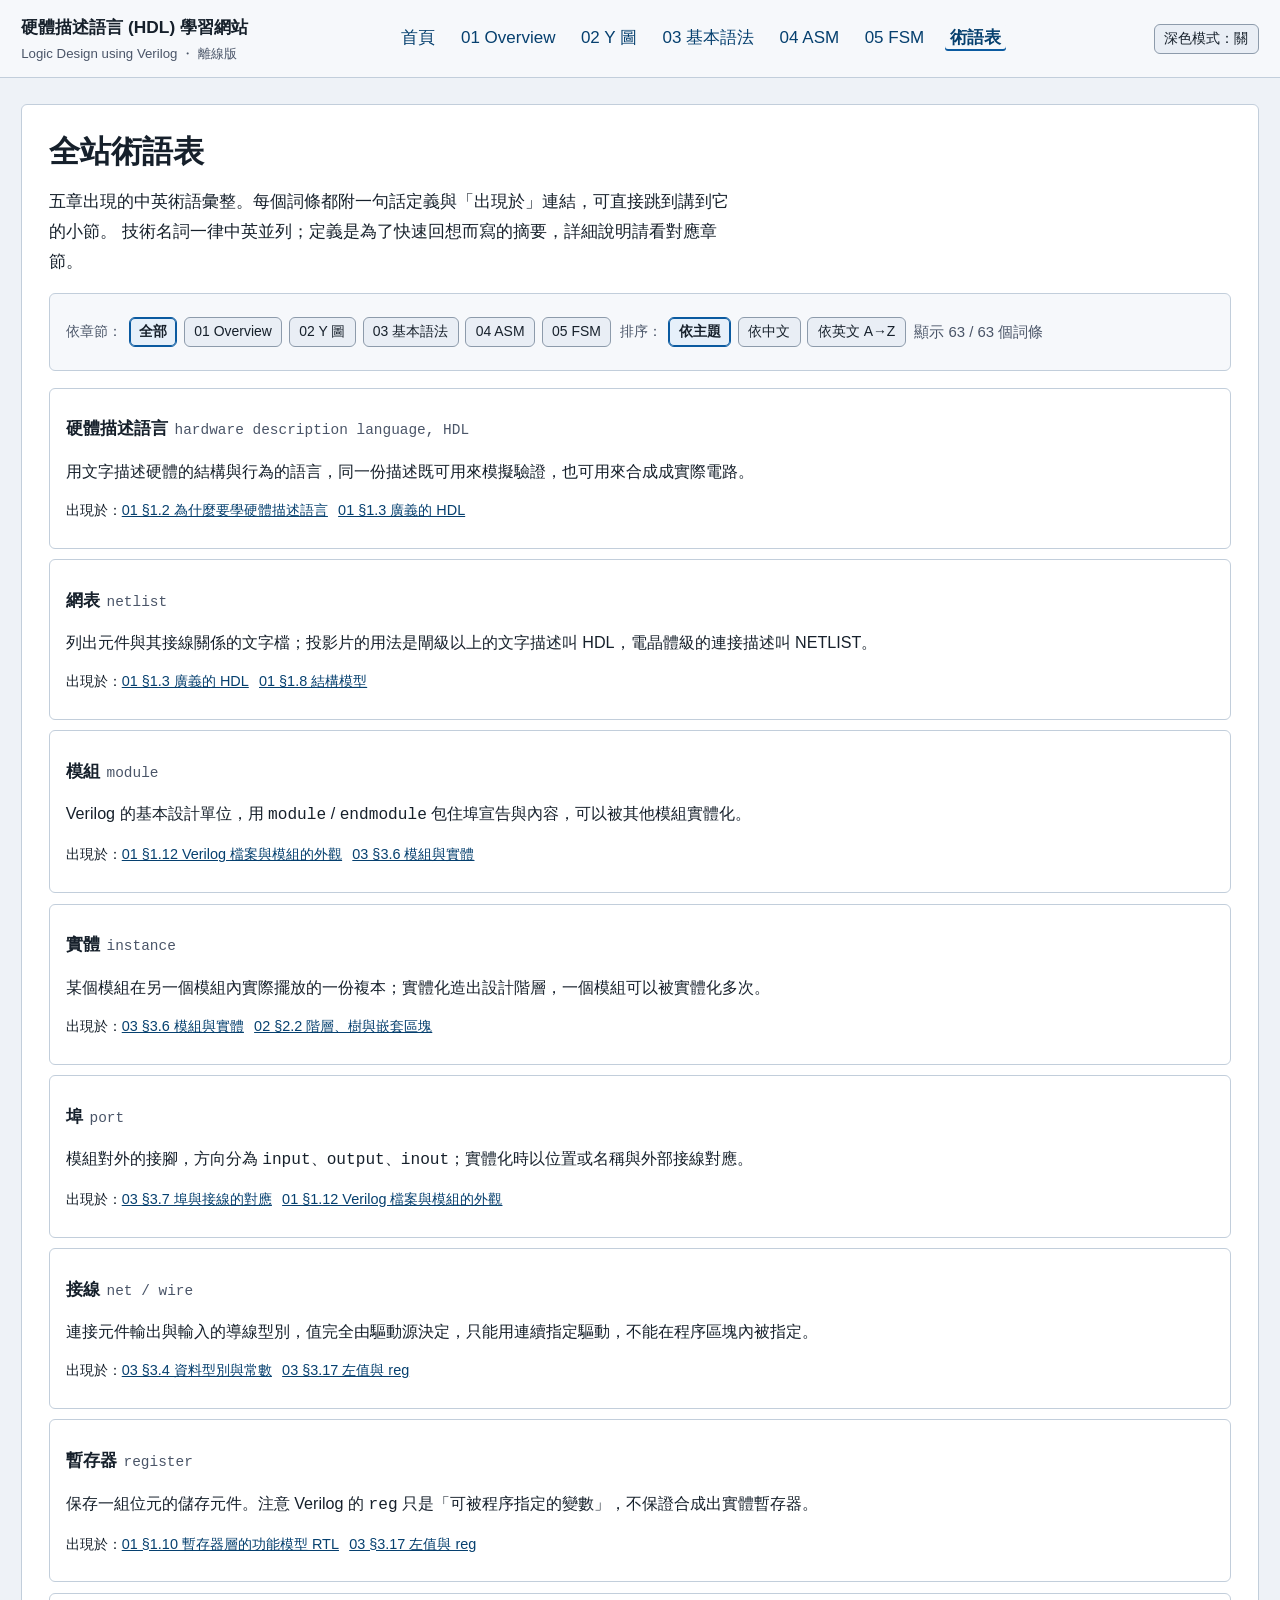
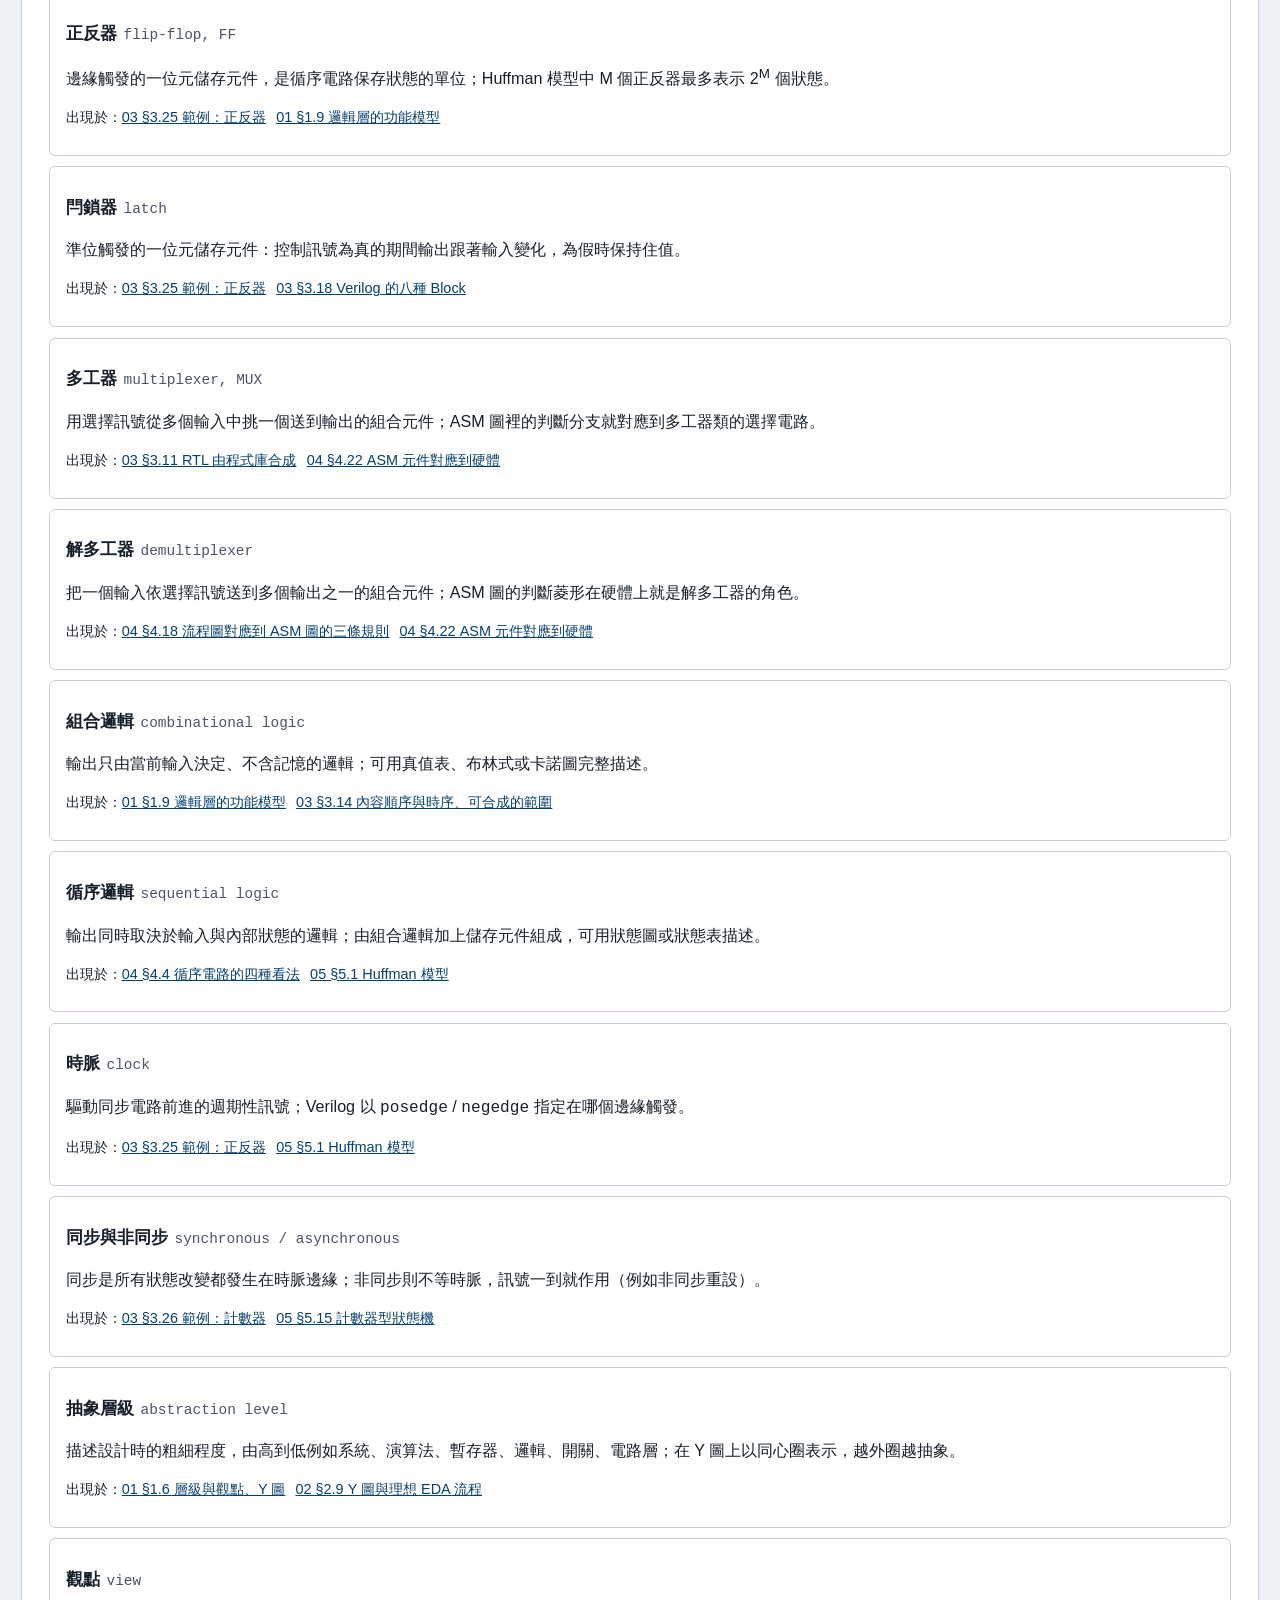
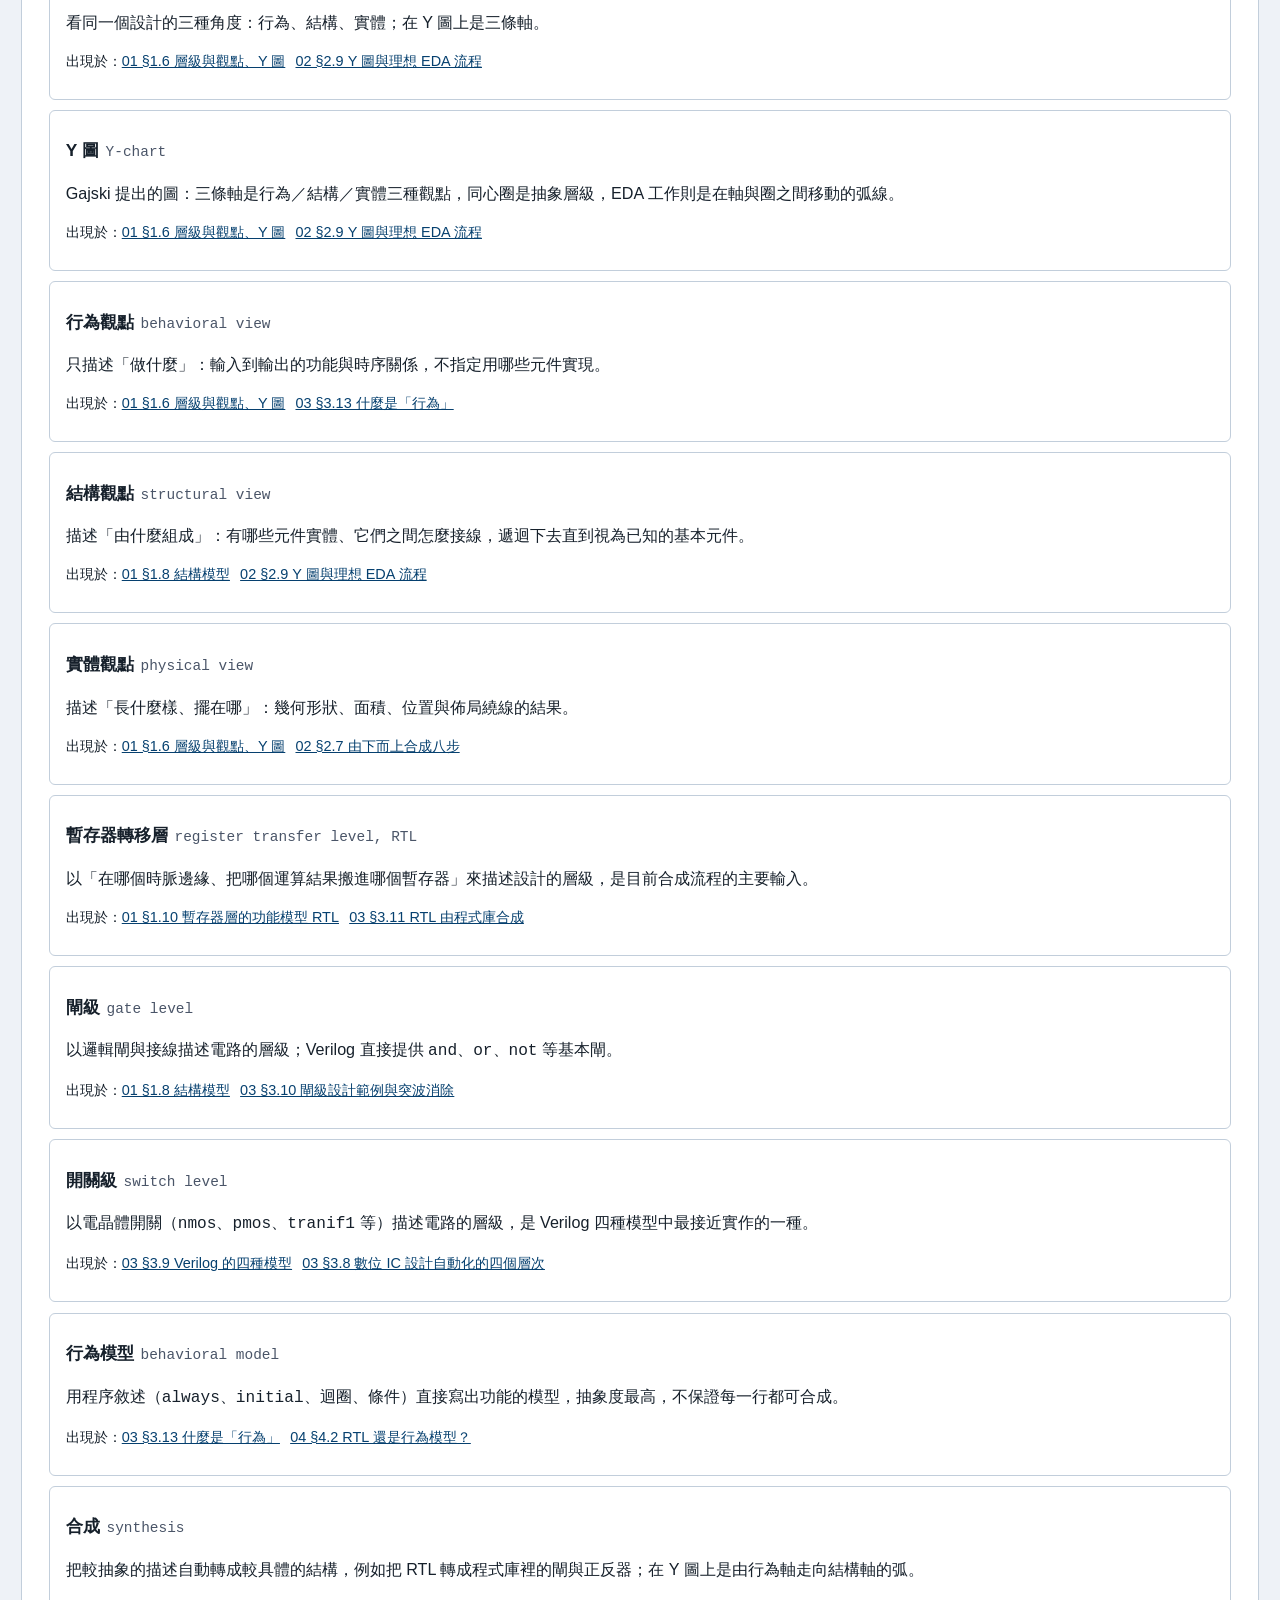
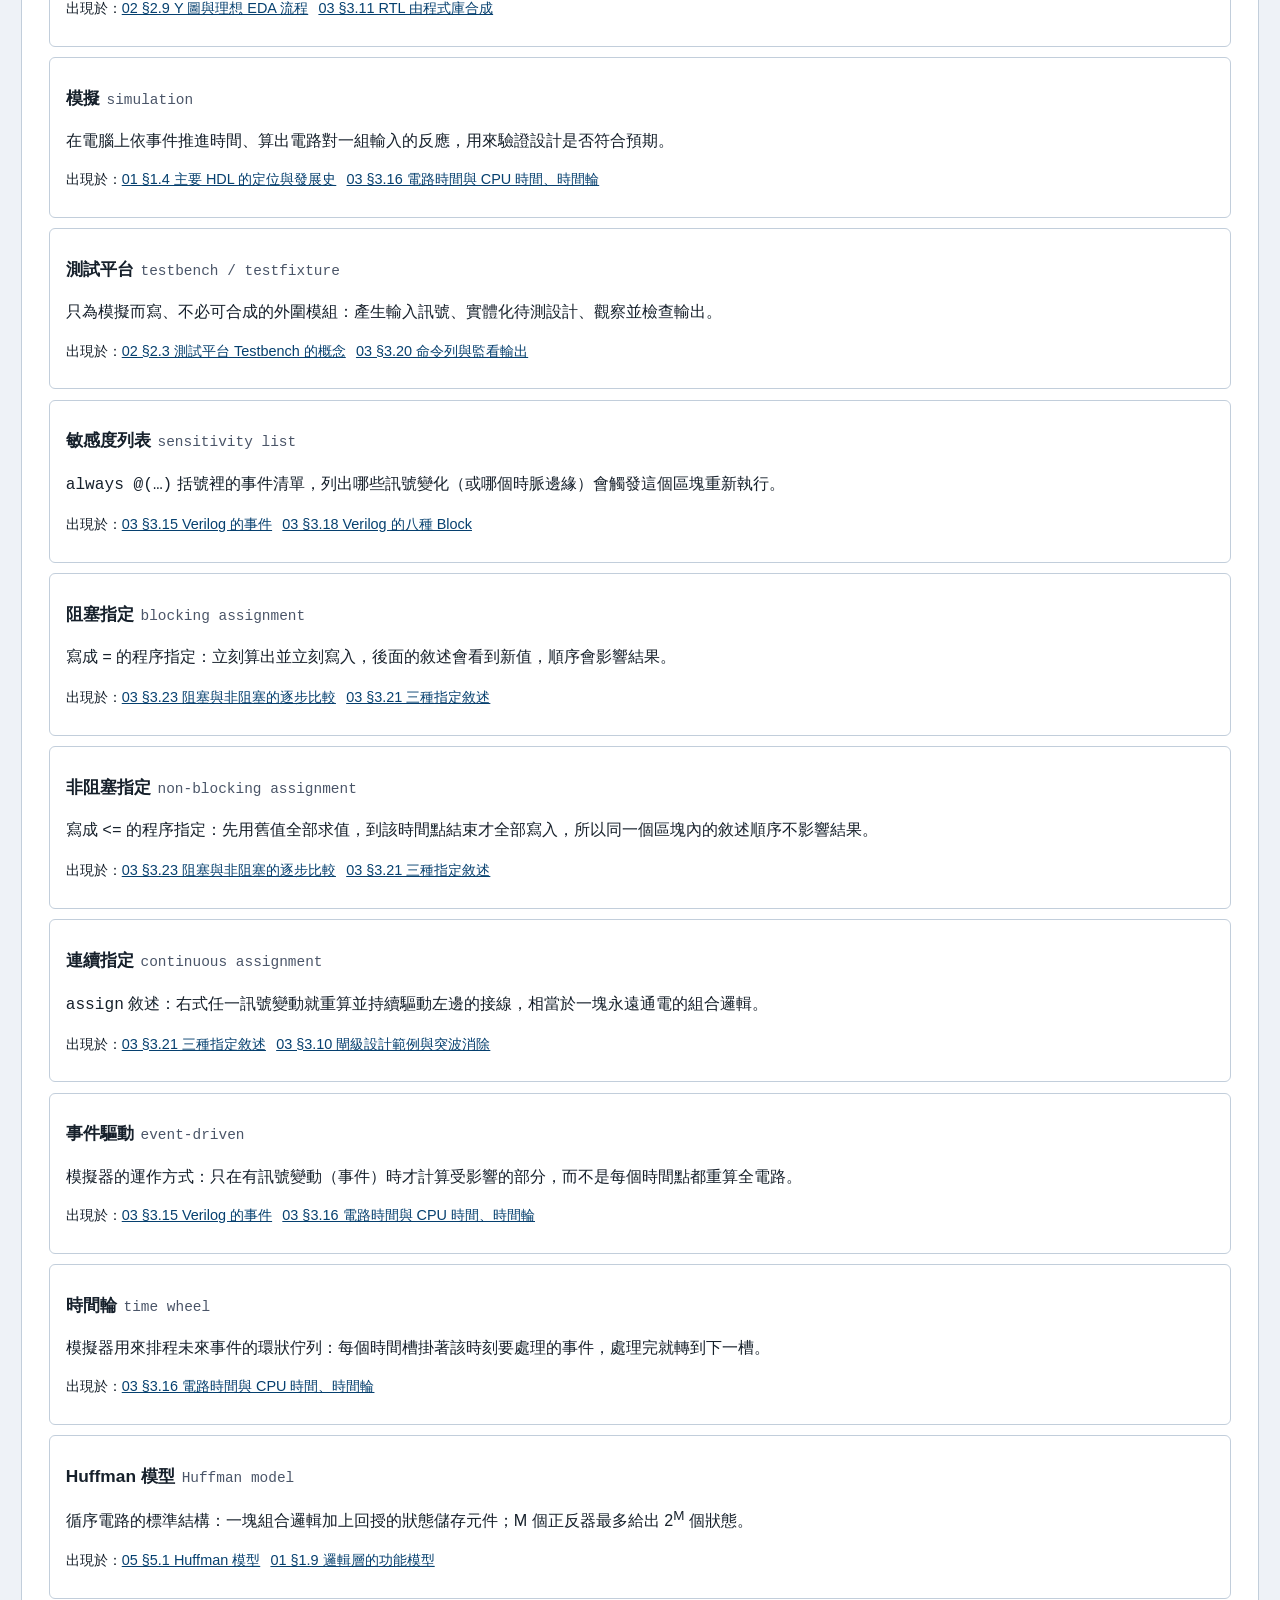
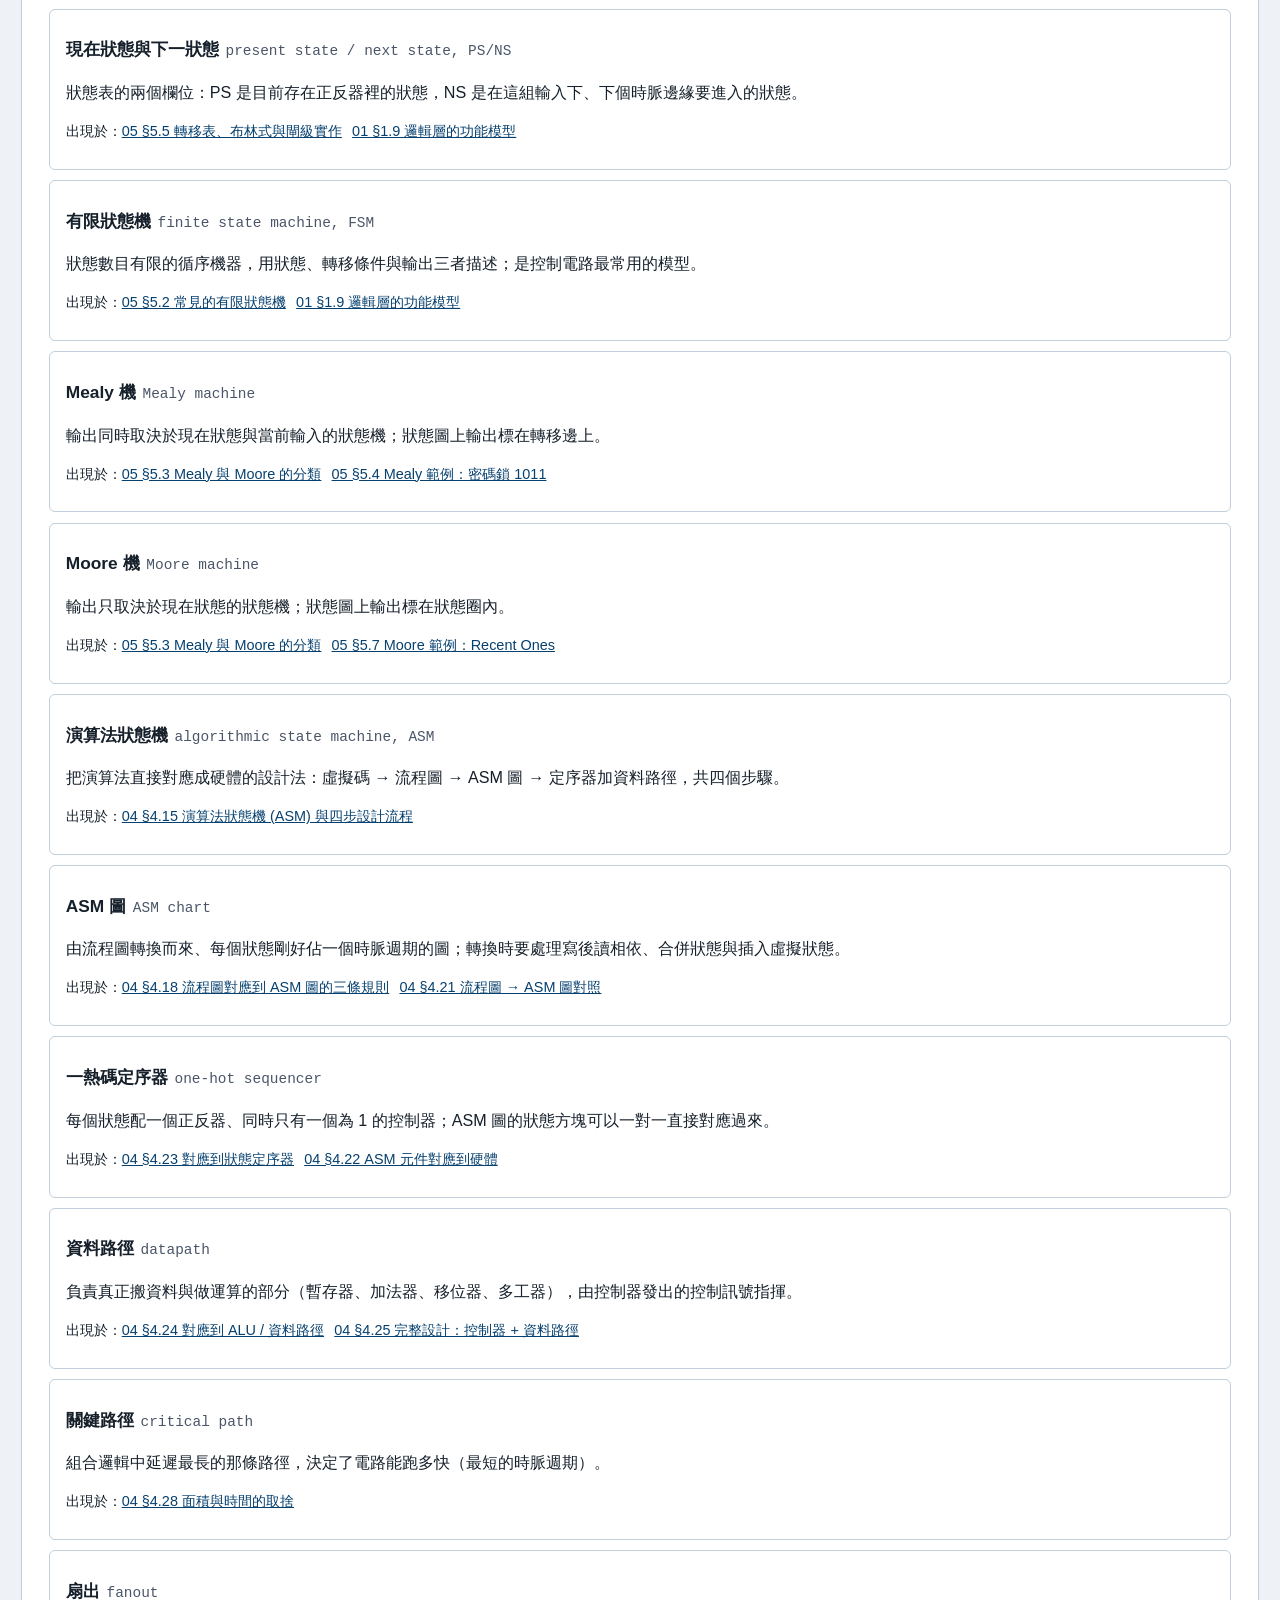
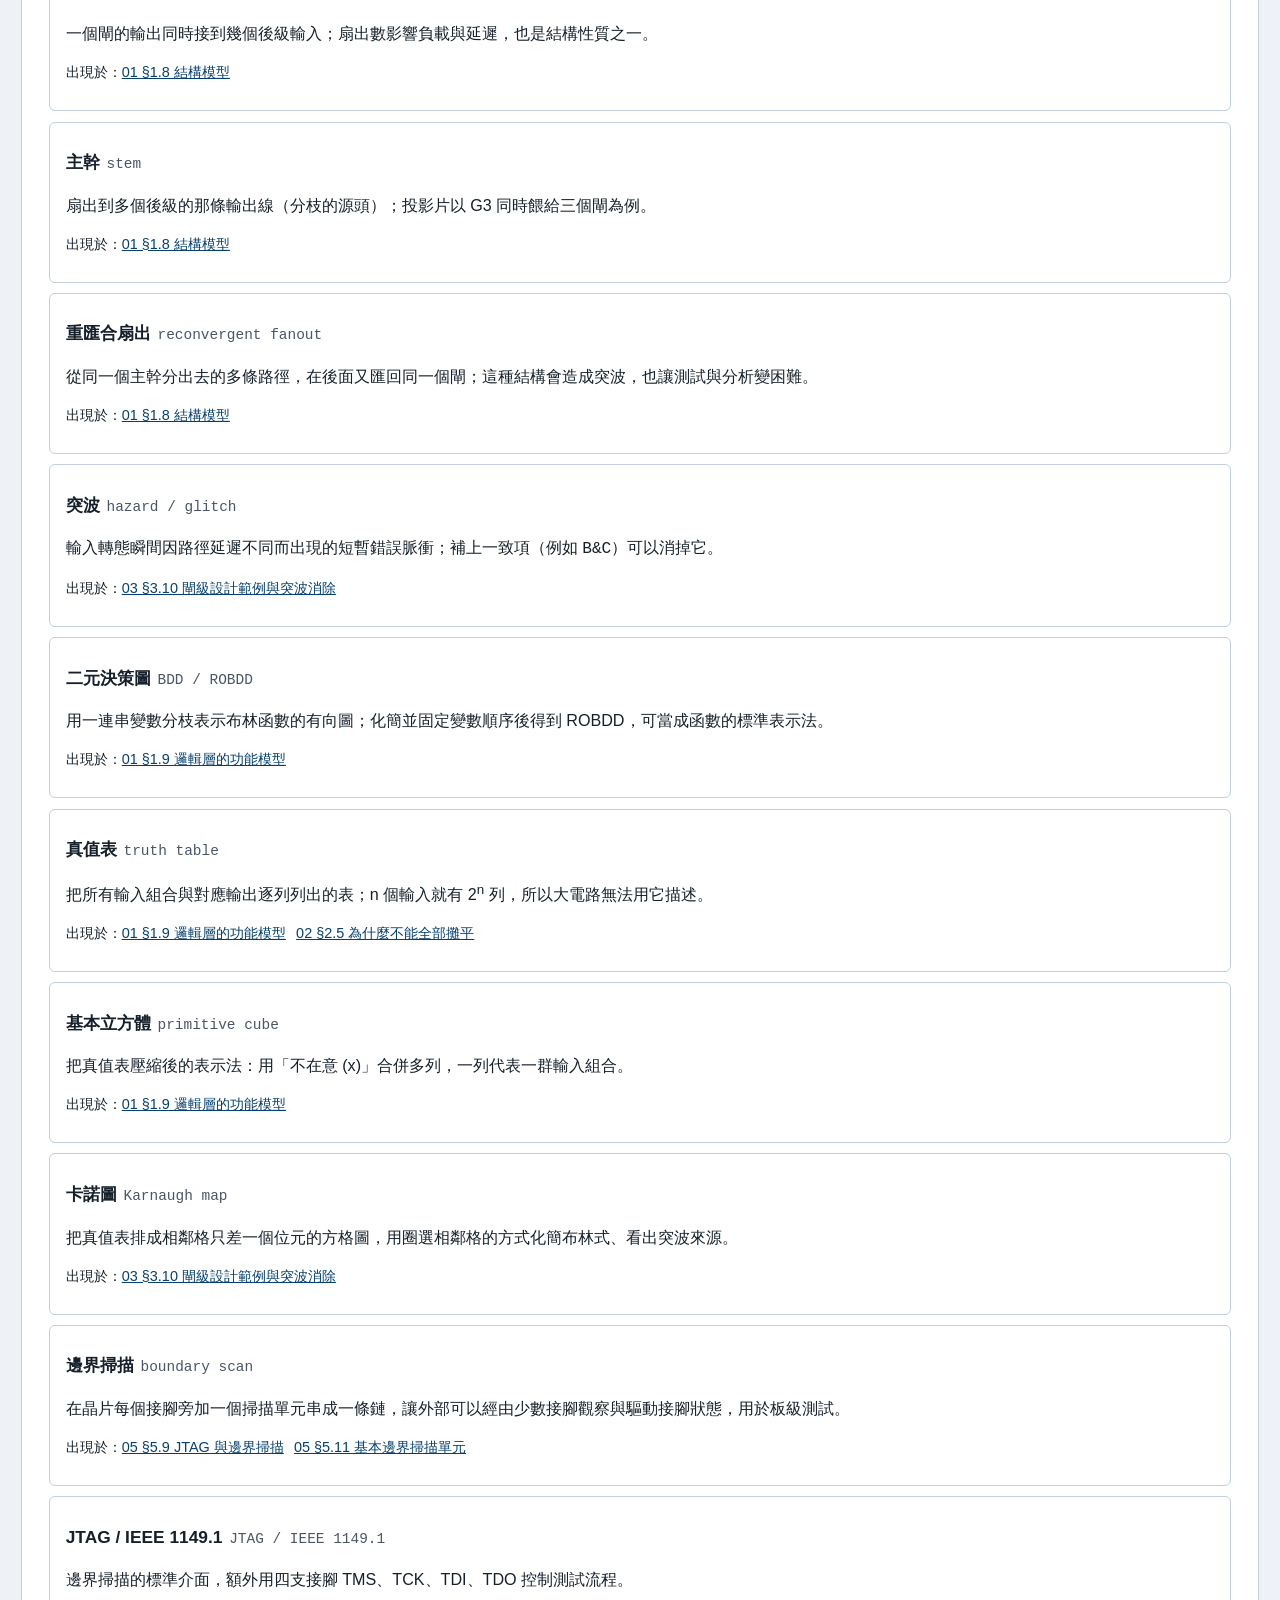
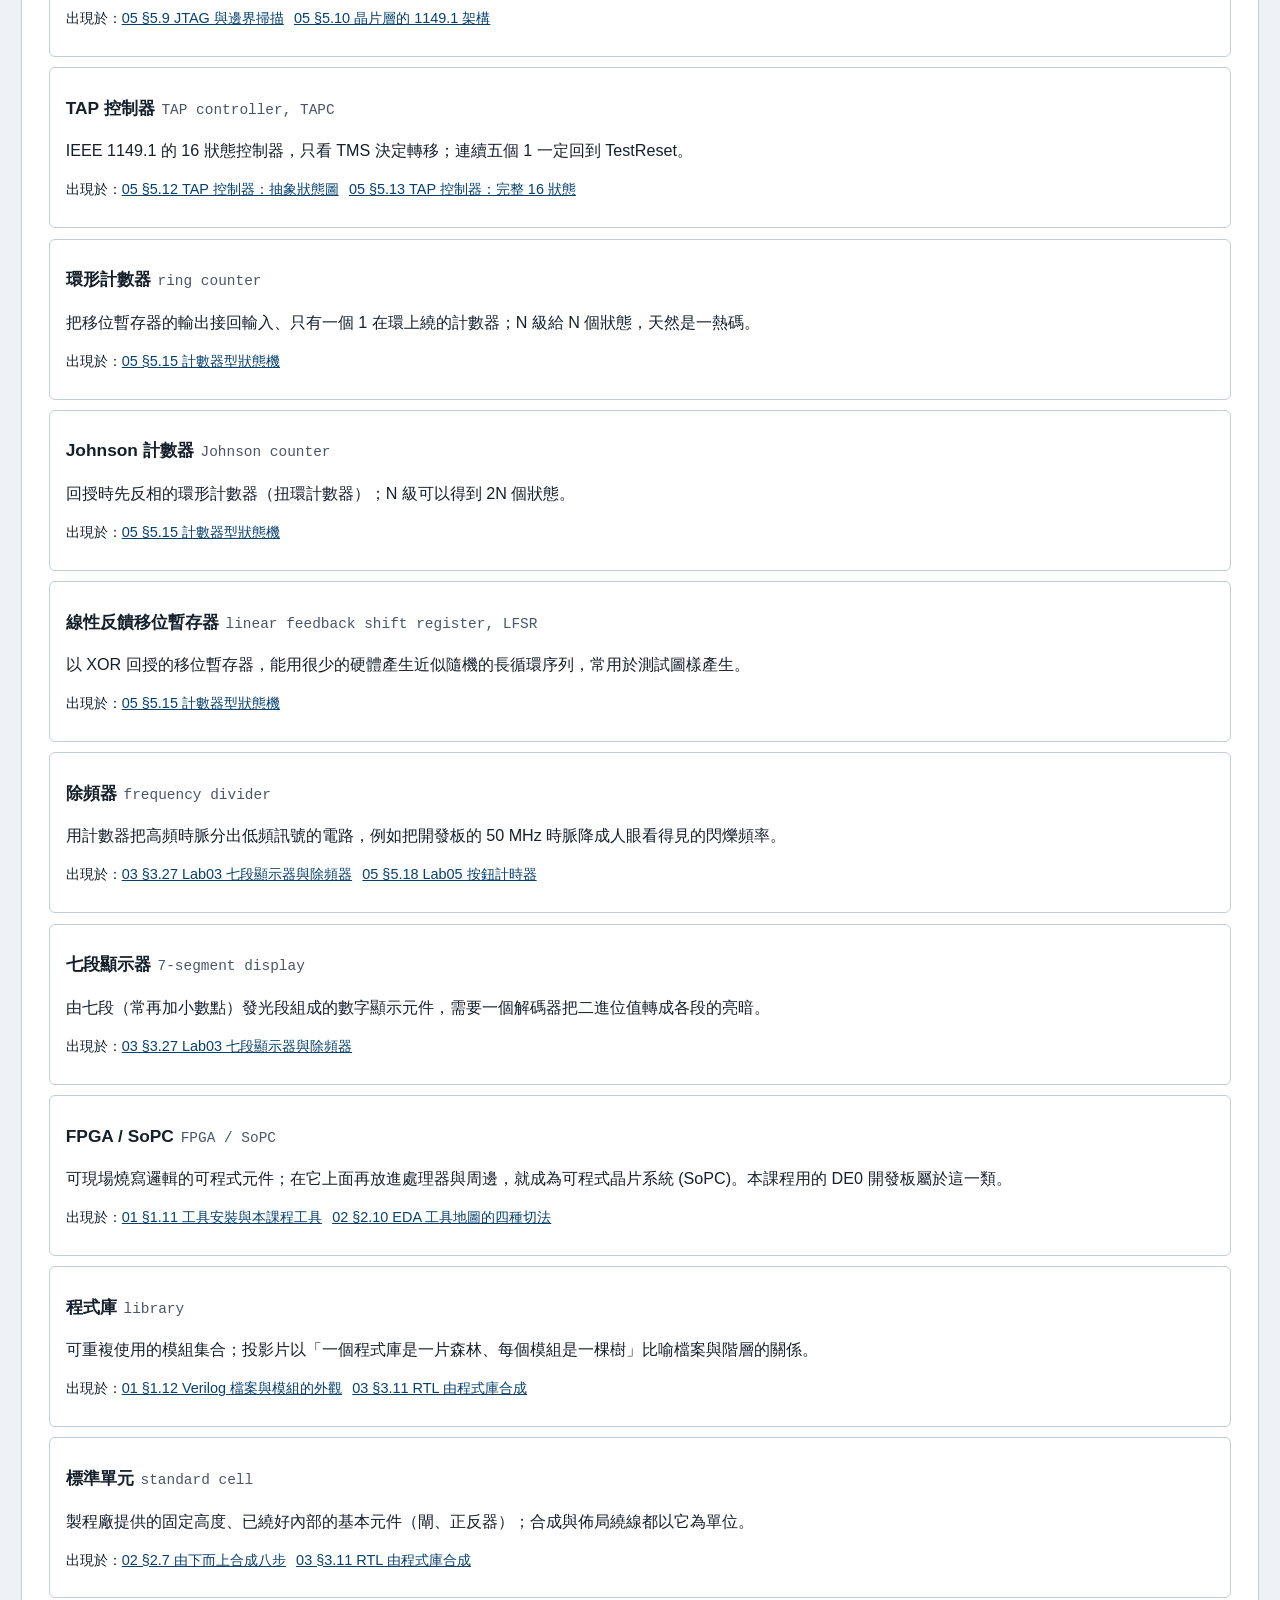
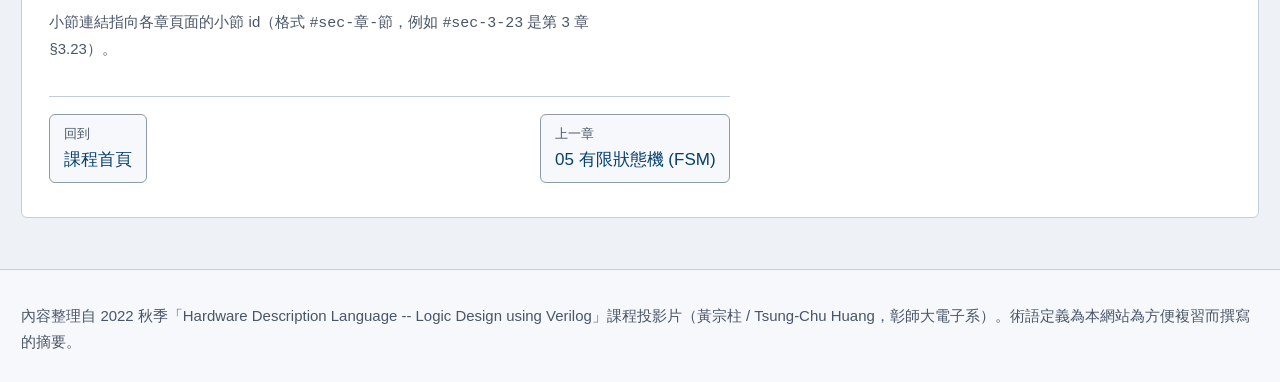
<file: hdl-study/glossary.html>
<!DOCTYPE html>
<html lang="zh-Hant">
<head>
<meta charset="utf-8">
<meta name="viewport" content="width=device-width, initial-scale=1">
<meta name="robots" content="noindex, nofollow">
<title>全站術語表 ｜ 硬體描述語言 HDL 學習網站</title>
<link rel="stylesheet" href="css/site.css">
<script src="js/site.js"></script>
</head>
<body>
<a class="skiplink" href="#main">跳到主要內容</a>

<header class="site-header">
  <div class="site-header-inner">
    <a class="brand" href="index.html">硬體描述語言 (HDL) 學習網站<span>Logic Design using Verilog ・ 離線版</span></a>
    <nav class="site-nav" aria-label="主導覽">
      <ul>
        <li><a href="index.html">首頁</a></li>
        <li><a href="ch01-overview.html">01 Overview</a></li>
        <li><a href="ch02-ychart.html">02 Y 圖</a></li>
        <li><a href="ch03-grammar.html">03 基本語法</a></li>
        <li><a href="ch04-asm.html">04 ASM</a></li>
        <li><a href="ch05-fsm.html">05 FSM</a></li>
        <li><a href="glossary.html" aria-current="page">術語表</a></li>
      </ul>
    </nav>
    <div class="header-tools">
      <button type="button" class="btn btn-sm" data-action="toggle-theme" aria-pressed="false">
        <span data-theme-label>深色模式：關</span>
      </button>
    </div>
  </div>
</header>

<div class="layout layout-wide">
  <main id="main">
    <h1>全站術語表</h1>
    <p>
      五章出現的中英術語彙整。每個詞條都附一句話定義與「出現於」連結，可直接跳到講到它的小節。
      技術名詞一律中英並列；定義是為了快速回想而寫的摘要，詳細說明請看對應章節。
    </p>

    <div class="glossary-tools">
      <div class="group" role="group" aria-label="依章節篩選">
        <span class="group-label">依章節：</span>
        <button type="button" class="btn btn-sm" data-filter="all" aria-pressed="true">全部</button>
        <button type="button" class="btn btn-sm" data-filter="ch01" aria-pressed="false">01 Overview</button>
        <button type="button" class="btn btn-sm" data-filter="ch02" aria-pressed="false">02 Y 圖</button>
        <button type="button" class="btn btn-sm" data-filter="ch03" aria-pressed="false">03 基本語法</button>
        <button type="button" class="btn btn-sm" data-filter="ch04" aria-pressed="false">04 ASM</button>
        <button type="button" class="btn btn-sm" data-filter="ch05" aria-pressed="false">05 FSM</button>
      </div>
      <div class="group" role="group" aria-label="排序方式">
        <span class="group-label">排序：</span>
        <button type="button" class="btn btn-sm" data-sort="doc" aria-pressed="true">依主題</button>
        <button type="button" class="btn btn-sm" data-sort="zh" aria-pressed="false">依中文</button>
        <button type="button" class="btn btn-sm" data-sort="en" aria-pressed="false">依英文 A→Z</button>
      </div>
      <p class="glossary-count" id="glossary-count" role="status" aria-live="polite">顯示 63 / 63 個詞條</p>
    </div>

    <ul class="glossary-list" id="glossary-list">

      <li data-chapters="ch01 ch02 ch03" data-zh="硬體描述語言" data-en="hardware description language">
        <p><span class="term-zh">硬體描述語言</span><span class="term-en">hardware description language, HDL</span></p>
        <p class="term-def">用文字描述硬體的結構與行為的語言，同一份描述既可用來模擬驗證，也可用來合成成實際電路。</p>
        <p class="term-links">出現於：<a href="ch01-overview.html#sec-1-2">01 §1.2 為什麼要學硬體描述語言</a><a href="ch01-overview.html#sec-1-3">01 §1.3 廣義的 HDL</a></p>
      </li>

      <li data-chapters="ch01" data-zh="網表" data-en="netlist">
        <p><span class="term-zh">網表</span><span class="term-en">netlist</span></p>
        <p class="term-def">列出元件與其接線關係的文字檔；投影片的用法是閘級以上的文字描述叫 HDL，電晶體級的連接描述叫 NETLIST。</p>
        <p class="term-links">出現於：<a href="ch01-overview.html#sec-1-3">01 §1.3 廣義的 HDL</a><a href="ch01-overview.html#sec-1-8">01 §1.8 結構模型</a></p>
      </li>

      <li data-chapters="ch01 ch03" data-zh="模組" data-en="module">
        <p><span class="term-zh">模組</span><span class="term-en">module</span></p>
        <p class="term-def">Verilog 的基本設計單位，用 <code>module</code> / <code>endmodule</code> 包住埠宣告與內容，可以被其他模組實體化。</p>
        <p class="term-links">出現於：<a href="ch01-overview.html#sec-1-12">01 §1.12 Verilog 檔案與模組的外觀</a><a href="ch03-grammar.html#sec-3-6">03 §3.6 模組與實體</a></p>
      </li>

      <li data-chapters="ch02 ch03" data-zh="實體" data-en="instance">
        <p><span class="term-zh">實體</span><span class="term-en">instance</span></p>
        <p class="term-def">某個模組在另一個模組內實際擺放的一份複本；實體化造出設計階層，一個模組可以被實體化多次。</p>
        <p class="term-links">出現於：<a href="ch03-grammar.html#sec-3-6">03 §3.6 模組與實體</a><a href="ch02-ychart.html#sec-2-2">02 §2.2 階層、樹與嵌套區塊</a></p>
      </li>

      <li data-chapters="ch01 ch03" data-zh="埠" data-en="port">
        <p><span class="term-zh">埠</span><span class="term-en">port</span></p>
        <p class="term-def">模組對外的接腳，方向分為 <code>input</code>、<code>output</code>、<code>inout</code>；實體化時以位置或名稱與外部接線對應。</p>
        <p class="term-links">出現於：<a href="ch03-grammar.html#sec-3-7">03 §3.7 埠與接線的對應</a><a href="ch01-overview.html#sec-1-12">01 §1.12 Verilog 檔案與模組的外觀</a></p>
      </li>

      <li data-chapters="ch03" data-zh="接線" data-en="net / wire">
        <p><span class="term-zh">接線</span><span class="term-en">net / wire</span></p>
        <p class="term-def">連接元件輸出與輸入的導線型別，值完全由驅動源決定，只能用連續指定驅動，不能在程序區塊內被指定。</p>
        <p class="term-links">出現於：<a href="ch03-grammar.html#sec-3-4">03 §3.4 資料型別與常數</a><a href="ch03-grammar.html#sec-3-17">03 §3.17 左值與 reg</a></p>
      </li>

      <li data-chapters="ch01 ch03" data-zh="暫存器" data-en="register">
        <p><span class="term-zh">暫存器</span><span class="term-en">register</span></p>
        <p class="term-def">保存一組位元的儲存元件。注意 Verilog 的 <code>reg</code> 只是「可被程序指定的變數」，不保證合成出實體暫存器。</p>
        <p class="term-links">出現於：<a href="ch01-overview.html#sec-1-10">01 §1.10 暫存器層的功能模型 RTL</a><a href="ch03-grammar.html#sec-3-17">03 §3.17 左值與 reg</a></p>
      </li>

      <li data-chapters="ch01 ch03" data-zh="正反器" data-en="flip-flop">
        <p><span class="term-zh">正反器</span><span class="term-en">flip-flop, FF</span></p>
        <p class="term-def">邊緣觸發的一位元儲存元件，是循序電路保存狀態的單位；Huffman 模型中 M 個正反器最多表示 2<sup>M</sup> 個狀態。</p>
        <p class="term-links">出現於：<a href="ch03-grammar.html#sec-3-25">03 §3.25 範例：正反器</a><a href="ch01-overview.html#sec-1-9">01 §1.9 邏輯層的功能模型</a></p>
      </li>

      <li data-chapters="ch03" data-zh="閂鎖器" data-en="latch">
        <p><span class="term-zh">閂鎖器</span><span class="term-en">latch</span></p>
        <p class="term-def">準位觸發的一位元儲存元件：控制訊號為真的期間輸出跟著輸入變化，為假時保持住值。</p>
        <p class="term-links">出現於：<a href="ch03-grammar.html#sec-3-25">03 §3.25 範例：正反器</a><a href="ch03-grammar.html#sec-3-18">03 §3.18 Verilog 的八種 Block</a></p>
      </li>

      <li data-chapters="ch03 ch04" data-zh="多工器" data-en="multiplexer">
        <p><span class="term-zh">多工器</span><span class="term-en">multiplexer, MUX</span></p>
        <p class="term-def">用選擇訊號從多個輸入中挑一個送到輸出的組合元件；ASM 圖裡的判斷分支就對應到多工器類的選擇電路。</p>
        <p class="term-links">出現於：<a href="ch03-grammar.html#sec-3-11">03 §3.11 RTL 由程式庫合成</a><a href="ch04-asm.html#sec-4-22">04 §4.22 ASM 元件對應到硬體</a></p>
      </li>

      <li data-chapters="ch04" data-zh="解多工器" data-en="demultiplexer">
        <p><span class="term-zh">解多工器</span><span class="term-en">demultiplexer</span></p>
        <p class="term-def">把一個輸入依選擇訊號送到多個輸出之一的組合元件；ASM 圖的判斷菱形在硬體上就是解多工器的角色。</p>
        <p class="term-links">出現於：<a href="ch04-asm.html#sec-4-18">04 §4.18 流程圖對應到 ASM 圖的三條規則</a><a href="ch04-asm.html#sec-4-22">04 §4.22 ASM 元件對應到硬體</a></p>
      </li>

      <li data-chapters="ch01 ch03" data-zh="組合邏輯" data-en="combinational logic">
        <p><span class="term-zh">組合邏輯</span><span class="term-en">combinational logic</span></p>
        <p class="term-def">輸出只由當前輸入決定、不含記憶的邏輯；可用真值表、布林式或卡諾圖完整描述。</p>
        <p class="term-links">出現於：<a href="ch01-overview.html#sec-1-9">01 §1.9 邏輯層的功能模型</a><a href="ch03-grammar.html#sec-3-14">03 §3.14 內容順序與時序、可合成的範圍</a></p>
      </li>

      <li data-chapters="ch04 ch05" data-zh="循序邏輯" data-en="sequential logic">
        <p><span class="term-zh">循序邏輯</span><span class="term-en">sequential logic</span></p>
        <p class="term-def">輸出同時取決於輸入與內部狀態的邏輯；由組合邏輯加上儲存元件組成，可用狀態圖或狀態表描述。</p>
        <p class="term-links">出現於：<a href="ch04-asm.html#sec-4-4">04 §4.4 循序電路的四種看法</a><a href="ch05-fsm.html#sec-5-1">05 §5.1 Huffman 模型</a></p>
      </li>

      <li data-chapters="ch03 ch05" data-zh="時脈" data-en="clock">
        <p><span class="term-zh">時脈</span><span class="term-en">clock</span></p>
        <p class="term-def">驅動同步電路前進的週期性訊號；Verilog 以 <code>posedge</code> / <code>negedge</code> 指定在哪個邊緣觸發。</p>
        <p class="term-links">出現於：<a href="ch03-grammar.html#sec-3-25">03 §3.25 範例：正反器</a><a href="ch05-fsm.html#sec-5-1">05 §5.1 Huffman 模型</a></p>
      </li>

      <li data-chapters="ch03 ch05" data-zh="同步與非同步" data-en="synchronous / asynchronous">
        <p><span class="term-zh">同步與非同步</span><span class="term-en">synchronous / asynchronous</span></p>
        <p class="term-def">同步是所有狀態改變都發生在時脈邊緣；非同步則不等時脈，訊號一到就作用（例如非同步重設）。</p>
        <p class="term-links">出現於：<a href="ch03-grammar.html#sec-3-26">03 §3.26 範例：計數器</a><a href="ch05-fsm.html#sec-5-15">05 §5.15 計數器型狀態機</a></p>
      </li>

      <li data-chapters="ch01 ch02" data-zh="抽象層級" data-en="abstraction level">
        <p><span class="term-zh">抽象層級</span><span class="term-en">abstraction level</span></p>
        <p class="term-def">描述設計時的粗細程度，由高到低例如系統、演算法、暫存器、邏輯、開關、電路層；在 Y 圖上以同心圈表示，越外圈越抽象。</p>
        <p class="term-links">出現於：<a href="ch01-overview.html#sec-1-6">01 §1.6 層級與觀點、Y 圖</a><a href="ch02-ychart.html#sec-2-9">02 §2.9 Y 圖與理想 EDA 流程</a></p>
      </li>

      <li data-chapters="ch01 ch02" data-zh="觀點" data-en="view">
        <p><span class="term-zh">觀點</span><span class="term-en">view</span></p>
        <p class="term-def">看同一個設計的三種角度：行為、結構、實體；在 Y 圖上是三條軸。</p>
        <p class="term-links">出現於：<a href="ch01-overview.html#sec-1-6">01 §1.6 層級與觀點、Y 圖</a><a href="ch02-ychart.html#sec-2-9">02 §2.9 Y 圖與理想 EDA 流程</a></p>
      </li>

      <li data-chapters="ch01 ch02" data-zh="Y 圖" data-en="Y-chart">
        <p><span class="term-zh">Y 圖</span><span class="term-en">Y-chart</span></p>
        <p class="term-def">Gajski 提出的圖：三條軸是行為／結構／實體三種觀點，同心圈是抽象層級，EDA 工作則是在軸與圈之間移動的弧線。</p>
        <p class="term-links">出現於：<a href="ch01-overview.html#sec-1-6">01 §1.6 層級與觀點、Y 圖</a><a href="ch02-ychart.html#sec-2-9">02 §2.9 Y 圖與理想 EDA 流程</a></p>
      </li>

      <li data-chapters="ch01 ch02" data-zh="行為觀點" data-en="behavioral view">
        <p><span class="term-zh">行為觀點</span><span class="term-en">behavioral view</span></p>
        <p class="term-def">只描述「做什麼」：輸入到輸出的功能與時序關係，不指定用哪些元件實現。</p>
        <p class="term-links">出現於：<a href="ch01-overview.html#sec-1-6">01 §1.6 層級與觀點、Y 圖</a><a href="ch03-grammar.html#sec-3-13">03 §3.13 什麼是「行為」</a></p>
      </li>

      <li data-chapters="ch01 ch02" data-zh="結構觀點" data-en="structural view">
        <p><span class="term-zh">結構觀點</span><span class="term-en">structural view</span></p>
        <p class="term-def">描述「由什麼組成」：有哪些元件實體、它們之間怎麼接線，遞迴下去直到視為已知的基本元件。</p>
        <p class="term-links">出現於：<a href="ch01-overview.html#sec-1-8">01 §1.8 結構模型</a><a href="ch02-ychart.html#sec-2-9">02 §2.9 Y 圖與理想 EDA 流程</a></p>
      </li>

      <li data-chapters="ch01 ch02" data-zh="實體觀點" data-en="physical view">
        <p><span class="term-zh">實體觀點</span><span class="term-en">physical view</span></p>
        <p class="term-def">描述「長什麼樣、擺在哪」：幾何形狀、面積、位置與佈局繞線的結果。</p>
        <p class="term-links">出現於：<a href="ch01-overview.html#sec-1-6">01 §1.6 層級與觀點、Y 圖</a><a href="ch02-ychart.html#sec-2-7">02 §2.7 由下而上合成八步</a></p>
      </li>

      <li data-chapters="ch01 ch03" data-zh="暫存器轉移層" data-en="register transfer level">
        <p><span class="term-zh">暫存器轉移層</span><span class="term-en">register transfer level, RTL</span></p>
        <p class="term-def">以「在哪個時脈邊緣、把哪個運算結果搬進哪個暫存器」來描述設計的層級，是目前合成流程的主要輸入。</p>
        <p class="term-links">出現於：<a href="ch01-overview.html#sec-1-10">01 §1.10 暫存器層的功能模型 RTL</a><a href="ch03-grammar.html#sec-3-11">03 §3.11 RTL 由程式庫合成</a></p>
      </li>

      <li data-chapters="ch01 ch03" data-zh="閘級" data-en="gate level">
        <p><span class="term-zh">閘級</span><span class="term-en">gate level</span></p>
        <p class="term-def">以邏輯閘與接線描述電路的層級；Verilog 直接提供 <code>and</code>、<code>or</code>、<code>not</code> 等基本閘。</p>
        <p class="term-links">出現於：<a href="ch01-overview.html#sec-1-8">01 §1.8 結構模型</a><a href="ch03-grammar.html#sec-3-10">03 §3.10 閘級設計範例與突波消除</a></p>
      </li>

      <li data-chapters="ch03" data-zh="開關級" data-en="switch level">
        <p><span class="term-zh">開關級</span><span class="term-en">switch level</span></p>
        <p class="term-def">以電晶體開關（<code>nmos</code>、<code>pmos</code>、<code>tranif1</code> 等）描述電路的層級，是 Verilog 四種模型中最接近實作的一種。</p>
        <p class="term-links">出現於：<a href="ch03-grammar.html#sec-3-9">03 §3.9 Verilog 的四種模型</a><a href="ch03-grammar.html#sec-3-8">03 §3.8 數位 IC 設計自動化的四個層次</a></p>
      </li>

      <li data-chapters="ch03 ch04" data-zh="行為模型" data-en="behavioral model">
        <p><span class="term-zh">行為模型</span><span class="term-en">behavioral model</span></p>
        <p class="term-def">用程序敘述（<code>always</code>、<code>initial</code>、迴圈、條件）直接寫出功能的模型，抽象度最高，不保證每一行都可合成。</p>
        <p class="term-links">出現於：<a href="ch03-grammar.html#sec-3-13">03 §3.13 什麼是「行為」</a><a href="ch04-asm.html#sec-4-2">04 §4.2 RTL 還是行為模型？</a></p>
      </li>

      <li data-chapters="ch02 ch03" data-zh="合成" data-en="synthesis">
        <p><span class="term-zh">合成</span><span class="term-en">synthesis</span></p>
        <p class="term-def">把較抽象的描述自動轉成較具體的結構，例如把 RTL 轉成程式庫裡的閘與正反器；在 Y 圖上是由行為軸走向結構軸的弧。</p>
        <p class="term-links">出現於：<a href="ch02-ychart.html#sec-2-9">02 §2.9 Y 圖與理想 EDA 流程</a><a href="ch03-grammar.html#sec-3-11">03 §3.11 RTL 由程式庫合成</a></p>
      </li>

      <li data-chapters="ch01 ch03" data-zh="模擬" data-en="simulation">
        <p><span class="term-zh">模擬</span><span class="term-en">simulation</span></p>
        <p class="term-def">在電腦上依事件推進時間、算出電路對一組輸入的反應，用來驗證設計是否符合預期。</p>
        <p class="term-links">出現於：<a href="ch01-overview.html#sec-1-4">01 §1.4 主要 HDL 的定位與發展史</a><a href="ch03-grammar.html#sec-3-16">03 §3.16 電路時間與 CPU 時間、時間輪</a></p>
      </li>

      <li data-chapters="ch02 ch03" data-zh="測試平台" data-en="testbench / testfixture">
        <p><span class="term-zh">測試平台</span><span class="term-en">testbench / testfixture</span></p>
        <p class="term-def">只為模擬而寫、不必可合成的外圍模組：產生輸入訊號、實體化待測設計、觀察並檢查輸出。</p>
        <p class="term-links">出現於：<a href="ch02-ychart.html#sec-2-3">02 §2.3 測試平台 Testbench 的概念</a><a href="ch03-grammar.html#sec-3-20">03 §3.20 命令列與監看輸出</a></p>
      </li>

      <li data-chapters="ch03" data-zh="敏感度列表" data-en="sensitivity list">
        <p><span class="term-zh">敏感度列表</span><span class="term-en">sensitivity list</span></p>
        <p class="term-def"><code>always @(…)</code> 括號裡的事件清單，列出哪些訊號變化（或哪個時脈邊緣）會觸發這個區塊重新執行。</p>
        <p class="term-links">出現於：<a href="ch03-grammar.html#sec-3-15">03 §3.15 Verilog 的事件</a><a href="ch03-grammar.html#sec-3-18">03 §3.18 Verilog 的八種 Block</a></p>
      </li>

      <li data-chapters="ch03" data-zh="阻塞指定" data-en="blocking assignment">
        <p><span class="term-zh">阻塞指定</span><span class="term-en">blocking assignment</span></p>
        <p class="term-def">寫成 <code>=</code> 的程序指定：立刻算出並立刻寫入，後面的敘述會看到新值，順序會影響結果。</p>
        <p class="term-links">出現於：<a href="ch03-grammar.html#sec-3-23">03 §3.23 阻塞與非阻塞的逐步比較</a><a href="ch03-grammar.html#sec-3-21">03 §3.21 三種指定敘述</a></p>
      </li>

      <li data-chapters="ch03" data-zh="非阻塞指定" data-en="non-blocking assignment">
        <p><span class="term-zh">非阻塞指定</span><span class="term-en">non-blocking assignment</span></p>
        <p class="term-def">寫成 <code>&lt;=</code> 的程序指定：先用舊值全部求值，到該時間點結束才全部寫入，所以同一個區塊內的敘述順序不影響結果。</p>
        <p class="term-links">出現於：<a href="ch03-grammar.html#sec-3-23">03 §3.23 阻塞與非阻塞的逐步比較</a><a href="ch03-grammar.html#sec-3-21">03 §3.21 三種指定敘述</a></p>
      </li>

      <li data-chapters="ch03" data-zh="連續指定" data-en="continuous assignment">
        <p><span class="term-zh">連續指定</span><span class="term-en">continuous assignment</span></p>
        <p class="term-def"><code>assign</code> 敘述：右式任一訊號變動就重算並持續驅動左邊的接線，相當於一塊永遠通電的組合邏輯。</p>
        <p class="term-links">出現於：<a href="ch03-grammar.html#sec-3-21">03 §3.21 三種指定敘述</a><a href="ch03-grammar.html#sec-3-10">03 §3.10 閘級設計範例與突波消除</a></p>
      </li>

      <li data-chapters="ch03" data-zh="事件驅動" data-en="event-driven">
        <p><span class="term-zh">事件驅動</span><span class="term-en">event-driven</span></p>
        <p class="term-def">模擬器的運作方式：只在有訊號變動（事件）時才計算受影響的部分，而不是每個時間點都重算全電路。</p>
        <p class="term-links">出現於：<a href="ch03-grammar.html#sec-3-15">03 §3.15 Verilog 的事件</a><a href="ch03-grammar.html#sec-3-16">03 §3.16 電路時間與 CPU 時間、時間輪</a></p>
      </li>

      <li data-chapters="ch03" data-zh="時間輪" data-en="time wheel">
        <p><span class="term-zh">時間輪</span><span class="term-en">time wheel</span></p>
        <p class="term-def">模擬器用來排程未來事件的環狀佇列：每個時間槽掛著該時刻要處理的事件，處理完就轉到下一槽。</p>
        <p class="term-links">出現於：<a href="ch03-grammar.html#sec-3-16">03 §3.16 電路時間與 CPU 時間、時間輪</a></p>
      </li>

      <li data-chapters="ch01 ch05" data-zh="Huffman 模型" data-en="Huffman model">
        <p><span class="term-zh">Huffman 模型</span><span class="term-en">Huffman model</span></p>
        <p class="term-def">循序電路的標準結構：一塊組合邏輯加上回授的狀態儲存元件；M 個正反器最多給出 2<sup>M</sup> 個狀態。</p>
        <p class="term-links">出現於：<a href="ch05-fsm.html#sec-5-1">05 §5.1 Huffman 模型</a><a href="ch01-overview.html#sec-1-9">01 §1.9 邏輯層的功能模型</a></p>
      </li>

      <li data-chapters="ch01 ch05" data-zh="現在狀態與下一狀態" data-en="present state / next state">
        <p><span class="term-zh">現在狀態與下一狀態</span><span class="term-en">present state / next state, PS/NS</span></p>
        <p class="term-def">狀態表的兩個欄位：PS 是目前存在正反器裡的狀態，NS 是在這組輸入下、下個時脈邊緣要進入的狀態。</p>
        <p class="term-links">出現於：<a href="ch05-fsm.html#sec-5-5">05 §5.5 轉移表、布林式與閘級實作</a><a href="ch01-overview.html#sec-1-9">01 §1.9 邏輯層的功能模型</a></p>
      </li>

      <li data-chapters="ch01 ch05" data-zh="有限狀態機" data-en="finite state machine">
        <p><span class="term-zh">有限狀態機</span><span class="term-en">finite state machine, FSM</span></p>
        <p class="term-def">狀態數目有限的循序機器，用狀態、轉移條件與輸出三者描述；是控制電路最常用的模型。</p>
        <p class="term-links">出現於：<a href="ch05-fsm.html#sec-5-2">05 §5.2 常見的有限狀態機</a><a href="ch01-overview.html#sec-1-9">01 §1.9 邏輯層的功能模型</a></p>
      </li>

      <li data-chapters="ch05" data-zh="Mealy 機" data-en="Mealy machine">
        <p><span class="term-zh">Mealy 機</span><span class="term-en">Mealy machine</span></p>
        <p class="term-def">輸出同時取決於現在狀態與當前輸入的狀態機；狀態圖上輸出標在轉移邊上。</p>
        <p class="term-links">出現於：<a href="ch05-fsm.html#sec-5-3">05 §5.3 Mealy 與 Moore 的分類</a><a href="ch05-fsm.html#sec-5-4">05 §5.4 Mealy 範例：密碼鎖 1011</a></p>
      </li>

      <li data-chapters="ch05" data-zh="Moore 機" data-en="Moore machine">
        <p><span class="term-zh">Moore 機</span><span class="term-en">Moore machine</span></p>
        <p class="term-def">輸出只取決於現在狀態的狀態機；狀態圖上輸出標在狀態圈內。</p>
        <p class="term-links">出現於：<a href="ch05-fsm.html#sec-5-3">05 §5.3 Mealy 與 Moore 的分類</a><a href="ch05-fsm.html#sec-5-7">05 §5.7 Moore 範例：Recent Ones</a></p>
      </li>

      <li data-chapters="ch04" data-zh="演算法狀態機" data-en="algorithmic state machine">
        <p><span class="term-zh">演算法狀態機</span><span class="term-en">algorithmic state machine, ASM</span></p>
        <p class="term-def">把演算法直接對應成硬體的設計法：虛擬碼 → 流程圖 → ASM 圖 → 定序器加資料路徑，共四個步驟。</p>
        <p class="term-links">出現於：<a href="ch04-asm.html#sec-4-15">04 §4.15 演算法狀態機 (ASM) 與四步設計流程</a></p>
      </li>

      <li data-chapters="ch04" data-zh="ASM 圖" data-en="ASM chart">
        <p><span class="term-zh">ASM 圖</span><span class="term-en">ASM chart</span></p>
        <p class="term-def">由流程圖轉換而來、每個狀態剛好佔一個時脈週期的圖；轉換時要處理寫後讀相依、合併狀態與插入虛擬狀態。</p>
        <p class="term-links">出現於：<a href="ch04-asm.html#sec-4-18">04 §4.18 流程圖對應到 ASM 圖的三條規則</a><a href="ch04-asm.html#sec-4-21">04 §4.21 流程圖 → ASM 圖對照</a></p>
      </li>

      <li data-chapters="ch04" data-zh="一熱碼定序器" data-en="one-hot sequencer">
        <p><span class="term-zh">一熱碼定序器</span><span class="term-en">one-hot sequencer</span></p>
        <p class="term-def">每個狀態配一個正反器、同時只有一個為 1 的控制器；ASM 圖的狀態方塊可以一對一直接對應過來。</p>
        <p class="term-links">出現於：<a href="ch04-asm.html#sec-4-23">04 §4.23 對應到狀態定序器</a><a href="ch04-asm.html#sec-4-22">04 §4.22 ASM 元件對應到硬體</a></p>
      </li>

      <li data-chapters="ch04" data-zh="資料路徑" data-en="datapath">
        <p><span class="term-zh">資料路徑</span><span class="term-en">datapath</span></p>
        <p class="term-def">負責真正搬資料與做運算的部分（暫存器、加法器、移位器、多工器），由控制器發出的控制訊號指揮。</p>
        <p class="term-links">出現於：<a href="ch04-asm.html#sec-4-24">04 §4.24 對應到 ALU / 資料路徑</a><a href="ch04-asm.html#sec-4-25">04 §4.25 完整設計：控制器 + 資料路徑</a></p>
      </li>

      <li data-chapters="ch04" data-zh="關鍵路徑" data-en="critical path">
        <p><span class="term-zh">關鍵路徑</span><span class="term-en">critical path</span></p>
        <p class="term-def">組合邏輯中延遲最長的那條路徑，決定了電路能跑多快（最短的時脈週期）。</p>
        <p class="term-links">出現於：<a href="ch04-asm.html#sec-4-28">04 §4.28 面積與時間的取捨</a></p>
      </li>

      <li data-chapters="ch01" data-zh="扇出" data-en="fanout">
        <p><span class="term-zh">扇出</span><span class="term-en">fanout</span></p>
        <p class="term-def">一個閘的輸出同時接到幾個後級輸入；扇出數影響負載與延遲，也是結構性質之一。</p>
        <p class="term-links">出現於：<a href="ch01-overview.html#sec-1-8">01 §1.8 結構模型</a></p>
      </li>

      <li data-chapters="ch01" data-zh="主幹" data-en="stem">
        <p><span class="term-zh">主幹</span><span class="term-en">stem</span></p>
        <p class="term-def">扇出到多個後級的那條輸出線（分枝的源頭）；投影片以 G3 同時餵給三個閘為例。</p>
        <p class="term-links">出現於：<a href="ch01-overview.html#sec-1-8">01 §1.8 結構模型</a></p>
      </li>

      <li data-chapters="ch01" data-zh="重匯合扇出" data-en="reconvergent fanout">
        <p><span class="term-zh">重匯合扇出</span><span class="term-en">reconvergent fanout</span></p>
        <p class="term-def">從同一個主幹分出去的多條路徑，在後面又匯回同一個閘；這種結構會造成突波，也讓測試與分析變困難。</p>
        <p class="term-links">出現於：<a href="ch01-overview.html#sec-1-8">01 §1.8 結構模型</a></p>
      </li>

      <li data-chapters="ch03" data-zh="突波" data-en="hazard / glitch">
        <p><span class="term-zh">突波</span><span class="term-en">hazard / glitch</span></p>
        <p class="term-def">輸入轉態瞬間因路徑延遲不同而出現的短暫錯誤脈衝；補上一致項（例如 <code>B&amp;C</code>）可以消掉它。</p>
        <p class="term-links">出現於：<a href="ch03-grammar.html#sec-3-10">03 §3.10 閘級設計範例與突波消除</a></p>
      </li>

      <li data-chapters="ch01" data-zh="二元決策圖" data-en="binary decision diagram">
        <p><span class="term-zh">二元決策圖</span><span class="term-en">BDD / ROBDD</span></p>
        <p class="term-def">用一連串變數分枝表示布林函數的有向圖；化簡並固定變數順序後得到 ROBDD，可當成函數的標準表示法。</p>
        <p class="term-links">出現於：<a href="ch01-overview.html#sec-1-9">01 §1.9 邏輯層的功能模型</a></p>
      </li>

      <li data-chapters="ch01 ch02" data-zh="真值表" data-en="truth table">
        <p><span class="term-zh">真值表</span><span class="term-en">truth table</span></p>
        <p class="term-def">把所有輸入組合與對應輸出逐列列出的表；n 個輸入就有 2<sup>n</sup> 列，所以大電路無法用它描述。</p>
        <p class="term-links">出現於：<a href="ch01-overview.html#sec-1-9">01 §1.9 邏輯層的功能模型</a><a href="ch02-ychart.html#sec-2-5">02 §2.5 為什麼不能全部攤平</a></p>
      </li>

      <li data-chapters="ch01" data-zh="基本立方體" data-en="primitive cube">
        <p><span class="term-zh">基本立方體</span><span class="term-en">primitive cube</span></p>
        <p class="term-def">把真值表壓縮後的表示法：用「不在意 (x)」合併多列，一列代表一群輸入組合。</p>
        <p class="term-links">出現於：<a href="ch01-overview.html#sec-1-9">01 §1.9 邏輯層的功能模型</a></p>
      </li>

      <li data-chapters="ch03" data-zh="卡諾圖" data-en="Karnaugh map">
        <p><span class="term-zh">卡諾圖</span><span class="term-en">Karnaugh map</span></p>
        <p class="term-def">把真值表排成相鄰格只差一個位元的方格圖，用圈選相鄰格的方式化簡布林式、看出突波來源。</p>
        <p class="term-links">出現於：<a href="ch03-grammar.html#sec-3-10">03 §3.10 閘級設計範例與突波消除</a></p>
      </li>

      <li data-chapters="ch05" data-zh="邊界掃描" data-en="boundary scan">
        <p><span class="term-zh">邊界掃描</span><span class="term-en">boundary scan</span></p>
        <p class="term-def">在晶片每個接腳旁加一個掃描單元串成一條鏈，讓外部可以經由少數接腳觀察與驅動接腳狀態，用於板級測試。</p>
        <p class="term-links">出現於：<a href="ch05-fsm.html#sec-5-9">05 §5.9 JTAG 與邊界掃描</a><a href="ch05-fsm.html#sec-5-11">05 §5.11 基本邊界掃描單元</a></p>
      </li>

      <li data-chapters="ch05" data-zh="JTAG / IEEE 1149.1" data-en="JTAG / IEEE 1149.1">
        <p><span class="term-zh">JTAG / IEEE 1149.1</span><span class="term-en">JTAG / IEEE 1149.1</span></p>
        <p class="term-def">邊界掃描的標準介面，額外用四支接腳 TMS、TCK、TDI、TDO 控制測試流程。</p>
        <p class="term-links">出現於：<a href="ch05-fsm.html#sec-5-9">05 §5.9 JTAG 與邊界掃描</a><a href="ch05-fsm.html#sec-5-10">05 §5.10 晶片層的 1149.1 架構</a></p>
      </li>

      <li data-chapters="ch05" data-zh="TAP 控制器" data-en="TAP controller">
        <p><span class="term-zh">TAP 控制器</span><span class="term-en">TAP controller, TAPC</span></p>
        <p class="term-def">IEEE 1149.1 的 16 狀態控制器，只看 TMS 決定轉移；連續五個 1 一定回到 TestReset。</p>
        <p class="term-links">出現於：<a href="ch05-fsm.html#sec-5-12">05 §5.12 TAP 控制器：抽象狀態圖</a><a href="ch05-fsm.html#sec-5-13">05 §5.13 TAP 控制器：完整 16 狀態</a></p>
      </li>

      <li data-chapters="ch05" data-zh="環形計數器" data-en="ring counter">
        <p><span class="term-zh">環形計數器</span><span class="term-en">ring counter</span></p>
        <p class="term-def">把移位暫存器的輸出接回輸入、只有一個 1 在環上繞的計數器；N 級給 N 個狀態，天然是一熱碼。</p>
        <p class="term-links">出現於：<a href="ch05-fsm.html#sec-5-15">05 §5.15 計數器型狀態機</a></p>
      </li>

      <li data-chapters="ch05" data-zh="Johnson 計數器" data-en="Johnson counter">
        <p><span class="term-zh">Johnson 計數器</span><span class="term-en">Johnson counter</span></p>
        <p class="term-def">回授時先反相的環形計數器（扭環計數器）；N 級可以得到 2N 個狀態。</p>
        <p class="term-links">出現於：<a href="ch05-fsm.html#sec-5-15">05 §5.15 計數器型狀態機</a></p>
      </li>

      <li data-chapters="ch05" data-zh="線性反饋移位暫存器" data-en="linear feedback shift register">
        <p><span class="term-zh">線性反饋移位暫存器</span><span class="term-en">linear feedback shift register, LFSR</span></p>
        <p class="term-def">以 XOR 回授的移位暫存器，能用很少的硬體產生近似隨機的長循環序列，常用於測試圖樣產生。</p>
        <p class="term-links">出現於：<a href="ch05-fsm.html#sec-5-15">05 §5.15 計數器型狀態機</a></p>
      </li>

      <li data-chapters="ch03 ch05" data-zh="除頻器" data-en="frequency divider">
        <p><span class="term-zh">除頻器</span><span class="term-en">frequency divider</span></p>
        <p class="term-def">用計數器把高頻時脈分出低頻訊號的電路，例如把開發板的 50 MHz 時脈降成人眼看得見的閃爍頻率。</p>
        <p class="term-links">出現於：<a href="ch03-grammar.html#sec-3-27">03 §3.27 Lab03 七段顯示器與除頻器</a><a href="ch05-fsm.html#sec-5-18">05 §5.18 Lab05 按鈕計時器</a></p>
      </li>

      <li data-chapters="ch03" data-zh="七段顯示器" data-en="7-segment display">
        <p><span class="term-zh">七段顯示器</span><span class="term-en">7-segment display</span></p>
        <p class="term-def">由七段（常再加小數點）發光段組成的數字顯示元件，需要一個解碼器把二進位值轉成各段的亮暗。</p>
        <p class="term-links">出現於：<a href="ch03-grammar.html#sec-3-27">03 §3.27 Lab03 七段顯示器與除頻器</a></p>
      </li>

      <li data-chapters="ch01 ch02" data-zh="FPGA / SoPC" data-en="FPGA / SoPC">
        <p><span class="term-zh">FPGA / SoPC</span><span class="term-en">FPGA / SoPC</span></p>
        <p class="term-def">可現場燒寫邏輯的可程式元件；在它上面再放進處理器與周邊，就成為可程式晶片系統 (SoPC)。本課程用的 DE0 開發板屬於這一類。</p>
        <p class="term-links">出現於：<a href="ch01-overview.html#sec-1-11">01 §1.11 工具安裝與本課程工具</a><a href="ch02-ychart.html#sec-2-10">02 §2.10 EDA 工具地圖的四種切法</a></p>
      </li>

      <li data-chapters="ch01 ch03" data-zh="程式庫" data-en="library">
        <p><span class="term-zh">程式庫</span><span class="term-en">library</span></p>
        <p class="term-def">可重複使用的模組集合；投影片以「一個程式庫是一片森林、每個模組是一棵樹」比喻檔案與階層的關係。</p>
        <p class="term-links">出現於：<a href="ch01-overview.html#sec-1-12">01 §1.12 Verilog 檔案與模組的外觀</a><a href="ch03-grammar.html#sec-3-11">03 §3.11 RTL 由程式庫合成</a></p>
      </li>

      <li data-chapters="ch02 ch03" data-zh="標準單元" data-en="standard cell">
        <p><span class="term-zh">標準單元</span><span class="term-en">standard cell</span></p>
        <p class="term-def">製程廠提供的固定高度、已繞好內部的基本元件（閘、正反器）；合成與佈局繞線都以它為單位。</p>
        <p class="term-links">出現於：<a href="ch02-ychart.html#sec-2-7">02 §2.7 由下而上合成八步</a><a href="ch03-grammar.html#sec-3-11">03 §3.11 RTL 由程式庫合成</a></p>
      </li>

    </ul>

    <p class="progress-note">
      小節連結指向各章頁面的小節 id（格式 <code>#sec-章-節</code>，例如 <code>#sec-3-23</code> 是第 3 章 §3.23）。
    </p>

    <nav class="pager" aria-label="頁面導覽">
      <a href="index.html"><span class="pager-label">回到</span>課程首頁</a>
      <a href="ch05-fsm.html"><span class="pager-label">上一章</span>05 有限狀態機 (FSM)</a>
    </nav>
  </main>
</div>

<footer class="site-footer">
  <div class="site-footer-inner">
    <p>內容整理自 2022 秋季「Hardware Description Language -- Logic Design using Verilog」課程投影片（黃宗柱 / Tsung-Chu Huang，彰師大電子系）。術語定義為本網站為方便複習而撰寫的摘要。</p>
  </div>
</footer>

<script>
/* 術語表的篩選與排序：純原生 JS，無外部依賴 */
(function () {
  'use strict';
  var list = document.getElementById('glossary-list');
  var counter = document.getElementById('glossary-count');
  if (!list) { return; }

  var items = [];
  for (var i = 0; i < list.children.length; i++) { items.push(list.children[i]); }

  var state = { chapter: 'all', sort: 'doc' };

  function setPressed(selector, attr, value) {
    var buttons = document.querySelectorAll(selector);
    for (var i = 0; i < buttons.length; i++) {
      buttons[i].setAttribute('aria-pressed',
        buttons[i].getAttribute(attr) === value ? 'true' : 'false');
    }
  }

  function apply() {
    var ordered = items.slice();
    if (state.sort === 'zh') {
      ordered.sort(function (a, b) {
        return String(a.getAttribute('data-zh')).localeCompare(String(b.getAttribute('data-zh')), 'zh-Hant');
      });
    } else if (state.sort === 'en') {
      ordered.sort(function (a, b) {
        var x = String(a.getAttribute('data-en')).toLowerCase();
        var y = String(b.getAttribute('data-en')).toLowerCase();
        return x < y ? -1 : (x > y ? 1 : 0);
      });
    }
    var shown = 0;
    for (var i = 0; i < ordered.length; i++) {
      list.appendChild(ordered[i]);
      var chapters = ' ' + String(ordered[i].getAttribute('data-chapters')) + ' ';
      var visible = (state.chapter === 'all') || (chapters.indexOf(' ' + state.chapter + ' ') >= 0);
      ordered[i].hidden = !visible;
      if (visible) { shown++; }
    }
    counter.textContent = '顯示 ' + shown + ' / ' + items.length + ' 個詞條';
  }

  var filterButtons = document.querySelectorAll('[data-filter]');
  for (var f = 0; f < filterButtons.length; f++) {
    filterButtons[f].addEventListener('click', function (ev) {
      state.chapter = ev.currentTarget.getAttribute('data-filter');
      setPressed('[data-filter]', 'data-filter', state.chapter);
      apply();
    });
  }

  var sortButtons = document.querySelectorAll('[data-sort]');
  for (var s = 0; s < sortButtons.length; s++) {
    sortButtons[s].addEventListener('click', function (ev) {
      state.sort = ev.currentTarget.getAttribute('data-sort');
      setPressed('[data-sort]', 'data-sort', state.sort);
      apply();
    });
  }

  apply();
}());
</script>
<script src="js/code.js"></script>
</body>
</html>
</file>
<file: hdl-study/css/site.css>
/* =============================================================
   site.css -- 離線 HDL 學習網站共用樣式
   淺色為預設主題，[data-theme="dark"] 覆寫為深色。
   只用系統字型，無任何外部資源。
   ============================================================= */

:root {
  --font-text: 'Microsoft JhengHei', 'PingFang TC', 'Noto Sans TC', sans-serif;
  --font-code: Consolas, 'Cascadia Code', monospace;

  --bg: #ffffff;
  --bg-alt: #eef2f7;
  --surface: #f6f8fb;
  --surface-2: #e9eef5;
  --text: #16202b;
  --muted: #4a5568;
  --border: #c2cedb;
  --border-strong: #8d9bab;

  --accent: #0a5aa0;
  --accent-text: #06406f;
  --accent-strong: #06406f;
  --accent-weak: #e6f0fa;

  --ok-text: #1a6b38;
  --ok-weak: #e4f4e9;
  --err-text: #a51f1f;
  --err-weak: #fbe8e8;
  --warn-text: #8a4b00;
  --warn-weak: #fdf1e2;
  --supp-text: #6b5600;
  --supp-weak: #fdf8e0;

  --tok-kw: #7322a0;
  --tok-com: #1d6b40;
  --tok-str: #8d3a0b;
  --tok-num: #0a5aa0;
  --tok-sys: #7a4a00;

  --radius: 6px;
  --shadow: 0 1px 2px rgba(16, 32, 48, 0.12);
}

[data-theme="dark"] {
  --bg: #101720;
  --bg-alt: #0b1118;
  --surface: #1a2330;
  --surface-2: #222e3d;
  --text: #e7eef5;
  --muted: #aebccb;
  --border: #35475a;
  --border-strong: #5b7790;

  --accent: #74bdff;
  --accent-text: #9fd3ff;
  --accent-strong: #a9d8ff;
  --accent-weak: #15293c;

  --ok-text: #86dca4;
  --ok-weak: #15291d;
  --err-text: #ff9e9e;
  --err-weak: #2d1618;
  --warn-text: #ffc583;
  --warn-weak: #2c2113;
  --supp-text: #f0da8a;
  --supp-weak: #2a2614;

  --tok-kw: #dcaaff;
  --tok-com: #8fd7a5;
  --tok-str: #ffbd8a;
  --tok-num: #9ad0ff;
  --tok-sys: #ffd98f;

  --shadow: 0 1px 2px rgba(0, 0, 0, 0.5);
}

/* ------------------------------------------------- 基本排版 ---- */

* { box-sizing: border-box; }

html {
  font-family: var(--font-text);
  font-size: 17px;
  scroll-behavior: smooth;
  background: var(--bg-alt);
}

body {
  margin: 0;
  background: var(--bg-alt);
  color: var(--text);
  line-height: 1.75;
}

h1, h2, h3, h4 {
  line-height: 1.4;
  margin: 2rem 0 0.75rem;
  font-weight: 700;
}
h1 { font-size: 1.85rem; margin-top: 0; }
h2 { font-size: 1.4rem; border-bottom: 2px solid var(--border); padding-bottom: 0.3rem; }
h3 { font-size: 1.15rem; }
h4 { font-size: 1.02rem; }

p, li { overflow-wrap: break-word; }
p { margin: 0.75rem 0; }

a { color: var(--accent-text); }
a:hover { text-decoration: none; }

code, kbd, samp { font-family: var(--font-code); }

:focus-visible {
  outline: 2px solid var(--accent);
  outline-offset: 2px;
  border-radius: 3px;
}
/* 舊版瀏覽器的退路，確保焦點永遠可見 */
a:focus, button:focus, summary:focus, input:focus, select:focus, [tabindex]:focus {
  outline: 2px solid var(--accent);
  outline-offset: 2px;
}

.visually-hidden {
  position: absolute;
  width: 1px; height: 1px;
  margin: -1px; padding: 0;
  overflow: hidden;
  clip: rect(0 0 0 0);
  white-space: nowrap;
  border: 0;
}

.skiplink {
  position: absolute;
  left: 0.5rem; top: -3rem;
  z-index: 50;
  background: var(--accent);
  color: #ffffff;
  padding: 0.5rem 0.9rem;
  border-radius: var(--radius);
  transition: top 0.15s ease-in-out;
}
.skiplink:focus { top: 0.5rem; }

/* ------------------------------------------------- 頁首頁尾 ---- */

.site-header {
  background: var(--surface);
  border-bottom: 1px solid var(--border);
}
.site-header-inner,
.site-footer-inner,
.layout {
  max-width: 1280px;
  margin: 0 auto;
  padding: 0 1.25rem;
}
.site-header-inner {
  display: flex;
  flex-wrap: wrap;
  gap: 0.75rem 1.25rem;
  align-items: center;
  justify-content: space-between;
  padding-top: 0.7rem;
  padding-bottom: 0.7rem;
}
.brand {
  font-weight: 700;
  font-size: 1.02rem;
  color: var(--text);
  text-decoration: none;
}
.brand span { display: block; font-size: 0.78rem; font-weight: 400; color: var(--muted); }

.site-nav ul {
  display: flex;
  flex-wrap: wrap;
  gap: 0.3rem 0.9rem;
  list-style: none;
  margin: 0;
  padding: 0;
}
.site-nav a {
  text-decoration: none;
  padding: 0.2rem 0.3rem;
  border-radius: 3px;
}
.site-nav a:hover { text-decoration: underline; }
.site-nav a[aria-current="page"] {
  font-weight: 700;
  box-shadow: inset 0 -2px 0 var(--accent);
}

.header-tools { display: flex; gap: 0.5rem; align-items: center; }

.site-footer {
  margin-top: 3rem;
  background: var(--surface);
  border-top: 1px solid var(--border);
  color: var(--muted);
  font-size: 0.88rem;
}
.site-footer-inner { padding-top: 1.2rem; padding-bottom: 1.6rem; }

/* ------------------------------------------------- 版面骨架 ---- */

.layout {
  display: grid;
  grid-template-columns: 260px minmax(0, 1fr);
  gap: 2rem;
  align-items: start;
  padding-top: 1.5rem;
}
.layout.layout-wide { grid-template-columns: minmax(0, 1fr); }

main {
  background: var(--bg);
  border: 1px solid var(--border);
  border-radius: var(--radius);
  padding: 1.5rem 1.6rem 2rem;
  min-width: 0;
}
main > * { max-width: 72ch; }
main > .wide, main > figure, main > table, main > .table-wrap { max-width: 100%; }

.chapter-section { margin-bottom: 2.5rem; }
.chapter-section > * { max-width: 72ch; }
.chapter-section > figure,
.chapter-section > .table-wrap,
.chapter-section > .svgfig,
.chapter-section > .stepper { max-width: 100%; }

/* ------------------------------------------------- 側邊 TOC ---- */

.toc {
  position: sticky;
  top: 0.75rem;
  background: var(--surface);
  border: 1px solid var(--border);
  border-radius: var(--radius);
  padding: 0.9rem 1rem;
  font-size: 0.93rem;
  max-height: calc(100vh - 1.5rem);
  overflow: auto;
}
.toc h2 {
  font-size: 1rem;
  margin: 0 0 0.5rem;
  border: 0;
  padding: 0;
}
.toc-tools { display: flex; gap: 0.4rem; margin-bottom: 0.6rem; flex-wrap: wrap; }
.toc-group { border: 0; margin: 0; }
.toc-group > summary {
  cursor: pointer;
  font-weight: 700;
  padding: 0.2rem 0;
  list-style: revert;
}
.toc-list { margin: 0.4rem 0 0.8rem; padding-left: 1.1rem; }
.toc-list li { margin: 0.15rem 0; }
.toc-list a { text-decoration: none; }
.toc-list a:hover { text-decoration: underline; }

/* ------------------------------------------------- 元件：按鈕 -- */

.btn {
  font-family: inherit;
  font-size: 0.92rem;
  line-height: 1.4;
  padding: 0.38rem 0.8rem;
  border: 1px solid var(--border-strong);
  border-radius: var(--radius);
  background: var(--surface-2);
  color: var(--text);
  cursor: pointer;
}
.btn:hover { background: var(--accent-weak); border-color: var(--accent); }
.btn:disabled { opacity: 0.55; cursor: not-allowed; }
.btn-sm { font-size: 0.82rem; padding: 0.25rem 0.55rem; }
.btn-primary {
  background: var(--accent);
  border-color: var(--accent-strong);
  color: #ffffff;
  font-weight: 700;
}
[data-theme="dark"] .btn-primary { color: #0b1118; }
.btn-primary:hover { background: var(--accent-strong); }
.btn[aria-pressed="true"] {
  background: var(--accent-weak);
  border-color: var(--accent);
  box-shadow: inset 0 0 0 1px var(--accent);
  font-weight: 700;
}
.btn-row { display: flex; flex-wrap: wrap; gap: 0.5rem; margin: 0.8rem 0; }

/* ------------------------------------------------- 元件：出處 -- */

.srcref {
  display: inline-block;
  font-size: 0.78rem;
  font-family: var(--font-code);
  color: var(--accent-text);
  background: var(--accent-weak);
  border: 1px solid var(--accent);
  border-radius: 999px;
  padding: 0 0.55rem;
  margin-left: 0.4rem;
  vertical-align: 0.1em;
  white-space: nowrap;
}
h2 .srcref, h3 .srcref { font-weight: 400; }

/* ------------------------------------------------- 元件：圖 ---- */

.figure, figure {
  margin: 1.2rem 0;
  padding: 0.6rem;
  background: var(--surface);
  border: 1px solid var(--border);
  border-radius: var(--radius);
}
.figure img, figure img, .svgfig svg, figure svg {
  display: block;
  max-width: 100%;
  height: auto;
  margin: 0 auto;
  background: #ffffff;
  border-radius: 3px;
}
figcaption {
  margin-top: 0.5rem;
  font-size: 0.86rem;
  color: var(--muted);
  text-align: left;
}
.svgfig { margin: 1.2rem 0; }
.svgfig svg { width: 100%; max-width: 100%; height: auto; }

/* ------------------------------------------------- 元件：程式碼 */

.codeblock {
  margin: 1.2rem 0;
  border: 1px solid var(--border);
  border-radius: var(--radius);
  background: var(--surface);
  overflow: hidden;
}
.codeblock-bar {
  display: flex;
  flex-wrap: wrap;
  gap: 0.5rem;
  align-items: center;
  justify-content: space-between;
  padding: 0.35rem 0.6rem;
  background: var(--surface-2);
  border-bottom: 1px solid var(--border);
  font-size: 0.82rem;
  color: var(--muted);
}
.codeblock-title { font-weight: 700; color: var(--text); }
.codeblock-tools { display: flex; gap: 0.5rem; align-items: center; }
.copy-status { font-size: 0.8rem; min-width: 4.5rem; }
.copy-status.ok { color: var(--ok-text); }
.copy-status.err { color: var(--err-text); }
.codeblock pre {
  margin: 0;
  padding: 0.8rem 0.9rem;
  overflow-x: auto;
  background: var(--bg);
  font-size: 0.88rem;
  line-height: 1.6;
  tab-size: 4;
  -moz-tab-size: 4;
}
.codeblock pre code { white-space: pre; }
pre { tab-size: 4; -moz-tab-size: 4; }

.tok-kw  { color: var(--tok-kw); font-weight: 700; }
.tok-com { color: var(--tok-com); font-style: italic; }
.tok-str { color: var(--tok-str); }
.tok-num { color: var(--tok-num); }
.tok-sys { color: var(--tok-sys); font-weight: 700; }

/* ------------------------------------- 元件：重點整理 / 術語 --- */

.takeaways {
  margin: 1.5rem 0;
  padding: 1rem 1.2rem;
  background: var(--accent-weak);
  border: 1px solid var(--accent);
  border-left: 5px solid var(--accent);
  border-radius: var(--radius);
}
.takeaways h2, .takeaways h3 { margin-top: 0; border: 0; padding: 0; }
.takeaways ul { margin: 0.4rem 0 0; padding-left: 1.3rem; }

.terms { margin: 1.5rem 0; }
.terms dl {
  display: grid;
  grid-template-columns: minmax(10rem, 16rem) minmax(0, 1fr);
  gap: 0.3rem 1rem;
  margin: 0;
  padding: 0.8rem 1rem;
  background: var(--surface);
  border: 1px solid var(--border);
  border-radius: var(--radius);
}
.terms dt { font-weight: 700; }
.terms dd { margin: 0; }
.terms .en { font-family: var(--font-code); font-size: 0.86rem; color: var(--muted); }

/* ------------------------------------- 元件：補充說明 / 警示 --- */

.supplement {
  margin: 1.2rem 0;
  padding: 0.8rem 1rem 0.8rem 1rem;
  background: var(--supp-weak);
  border: 1px solid var(--supp-text);
  border-left: 5px solid var(--supp-text);
  border-radius: var(--radius);
}
.supplement > :first-child { margin-top: 0; }
.supplement > :last-child { margin-bottom: 0; }
.supplement::before {
  content: "\24D8 補充說明";
  display: block;
  font-weight: 700;
  font-size: 0.86rem;
  color: var(--supp-text);
  margin-bottom: 0.3rem;
}

.warn {
  margin: 1.2rem 0;
  padding: 0.8rem 1rem;
  background: var(--warn-weak);
  border: 1px solid var(--warn-text);
  border-left: 5px solid var(--warn-text);
  border-radius: var(--radius);
}
.warn > :first-child { margin-top: 0; }
.warn > :last-child { margin-bottom: 0; }
.warn::before {
  content: "\26A0 投影片原文的瑕疵";
  display: block;
  font-weight: 700;
  font-size: 0.86rem;
  color: var(--warn-text);
  margin-bottom: 0.3rem;
}
/* 需要自訂標籤時加 data-label */
.supplement[data-label]::before,
.warn[data-label]::before { content: attr(data-label); }

/* ------------------------------------------------- 元件：表格 -- */

.table-wrap { overflow-x: auto; margin: 1.2rem 0; }
table {
  border-collapse: collapse;
  width: 100%;
  font-size: 0.9rem;
  background: var(--bg);
}
caption {
  caption-side: top;
  text-align: left;
  font-size: 0.88rem;
  color: var(--muted);
  padding-bottom: 0.4rem;
}
th, td {
  border: 1px solid var(--border);
  padding: 0.35rem 0.55rem;
  text-align: left;
  vertical-align: top;
}
thead th { background: var(--surface-2); }
tbody tr:nth-child(even) td { background: var(--surface); }

/* ------------------------------------------------- 元件：步進器 */

.stepper {
  margin: 1.5rem 0;
  padding: 0.9rem 1rem;
  background: var(--surface);
  border: 1px solid var(--border);
  border-radius: var(--radius);
}
.stepper-controls { display: flex; flex-wrap: wrap; gap: 0.5rem; align-items: center; }
.stepper-dots { display: flex; flex-wrap: wrap; gap: 0.3rem; margin: 0.6rem 0; }
.stepper-dots .btn-sm { min-width: 2.1rem; }
.stepper-body { margin-top: 0.6rem; }
.stepper-status { font-size: 0.88rem; color: var(--muted); }

/* ------------------------------------------------- 元件：測驗 -- */

.quiz {
  margin: 1.5rem 0;
  padding: 1rem 1.1rem;
  background: var(--surface);
  border: 1px solid var(--border);
  border-radius: var(--radius);
}
.quiz fieldset {
  margin: 0 0 1.1rem;
  padding: 0.7rem 0.9rem;
  border: 1px solid var(--border);
  border-left: 5px solid var(--border-strong);
  border-radius: var(--radius);
  background: var(--bg);
}
.quiz legend {
  font-weight: 700;
  padding: 0 0.4rem;
}
.quiz .q-no { font-family: var(--font-code); color: var(--muted); margin-right: 0.3rem; }
.quiz .opt {
  display: flex;
  gap: 0.5rem;
  align-items: flex-start;
  padding: 0.18rem 0;
}
.quiz .opt input { margin-top: 0.45rem; }
.quiz .opt label { cursor: pointer; }
.quiz-verdict {
  font-weight: 700;
  margin: 0.5rem 0 0.2rem;
}
.quiz fieldset.is-correct { border-left-color: var(--ok-text); background: var(--ok-weak); }
.quiz fieldset.is-correct .quiz-verdict { color: var(--ok-text); }
.quiz fieldset.is-wrong { border-left-color: var(--err-text); background: var(--err-weak); }
.quiz fieldset.is-wrong .quiz-verdict { color: var(--err-text); }
.quiz .quiz-explain { font-size: 0.92rem; margin: 0.2rem 0; }
.quiz .quiz-answer { font-size: 0.92rem; margin: 0.2rem 0; }
.quiz-result {
  margin: 1rem 0 0;
  padding: 0.7rem 0.9rem;
  background: var(--accent-weak);
  border: 1px solid var(--accent);
  border-radius: var(--radius);
  font-weight: 700;
}
.quiz-empty { color: var(--muted); }

/* ------------------------------------------------- 首頁卡片 ---- */

.cards {
  list-style: none;
  margin: 1.2rem 0 0;
  padding: 0;
  display: grid;
  grid-template-columns: repeat(auto-fill, minmax(min(100%, 19rem), 1fr));
  gap: 1rem;
  max-width: 100%;
}
.card {
  display: flex;
  flex-direction: column;
  gap: 0.4rem;
  background: var(--surface);
  border: 1px solid var(--border);
  border-radius: var(--radius);
  padding: 0.9rem 1rem;
  box-shadow: var(--shadow);
}
.card h3 { margin: 0; font-size: 1.08rem; }
.card h3 a { text-decoration: none; }
.card h3 a:hover { text-decoration: underline; }
.card .card-num { font-family: var(--font-code); color: var(--muted); font-size: 0.85rem; }
.card p { margin: 0; font-size: 0.93rem; }
.card-meta {
  display: flex;
  flex-wrap: wrap;
  gap: 0.5rem;
  align-items: center;
  font-size: 0.82rem;
  color: var(--muted);
  margin-top: auto;
}
.badge {
  display: inline-block;
  font-size: 0.8rem;
  padding: 0 0.5rem;
  border-radius: 999px;
  border: 1px solid var(--border-strong);
  background: var(--bg);
  color: var(--text);
}
.badge.is-done { border-color: var(--ok-text); color: var(--ok-text); background: var(--ok-weak); font-weight: 700; }
.badge.has-score { border-color: var(--accent); color: var(--accent-text); background: var(--accent-weak); }

/* ------------------------------------------------- 進度面板 ---- */

.progress-panel {
  margin: 2rem 0 0;
  padding: 0.9rem 1rem;
  background: var(--surface);
  border: 1px solid var(--border);
  border-radius: var(--radius);
}
.progress-panel h2 { margin-top: 0; font-size: 1.1rem; border: 0; padding: 0; }
.progress-panel .row {
  display: flex;
  flex-wrap: wrap;
  gap: 0.6rem;
  align-items: center;
}
.progress-panel label { cursor: pointer; }
.progress-note { font-size: 0.88rem; color: var(--muted); margin: 0.4rem 0 0; }

/* ------------------------------------------------- 上下章導覽 -- */

.pager {
  display: flex;
  flex-wrap: wrap;
  gap: 0.6rem;
  justify-content: space-between;
  margin-top: 2rem;
  padding-top: 1rem;
  border-top: 1px solid var(--border);
}
.pager a {
  display: inline-block;
  max-width: 100%;
  padding: 0.4rem 0.8rem;
  border: 1px solid var(--border-strong);
  border-radius: var(--radius);
  background: var(--surface);
  text-decoration: none;
}
.pager a:hover { background: var(--accent-weak); border-color: var(--accent); }
.pager .pager-label { display: block; font-size: 0.78rem; color: var(--muted); }

/* ------------------------------------------------- 術語表 ------ */

.glossary-tools {
  display: flex;
  flex-wrap: wrap;
  gap: 0.5rem;
  align-items: center;
  margin: 1rem 0;
  padding: 0.7rem 0.9rem;
  background: var(--surface);
  border: 1px solid var(--border);
  border-radius: var(--radius);
  max-width: 100%;
}
.glossary-tools .group { display: flex; flex-wrap: wrap; gap: 0.4rem; align-items: center; }
.glossary-tools .group-label { font-size: 0.85rem; color: var(--muted); }
.glossary-list { list-style: none; margin: 1rem 0 0; padding: 0; max-width: 100%; }
.glossary-list > li {
  padding: 0.7rem 0.9rem;
  border: 1px solid var(--border);
  border-radius: var(--radius);
  background: var(--bg);
  margin-bottom: 0.6rem;
}
.glossary-list > li[hidden] { display: none; }
.term-zh { font-weight: 700; font-size: 1.02rem; }
.term-en { font-family: var(--font-code); font-size: 0.85rem; color: var(--muted); margin-left: 0.4rem; }
.term-def { margin: 0.25rem 0 0.35rem; font-size: 0.95rem; }
.term-links { font-size: 0.85rem; }
.term-links a { margin-right: 0.6rem; }
.glossary-count { font-size: 0.88rem; color: var(--muted); }

/* ------------------------------------------------- 響應式 ------ */

@media (max-width: 860px) {
  html { font-size: 16px; }
  .layout {
    grid-template-columns: minmax(0, 1fr);
    gap: 1rem;
  }
  .toc {
    position: static;
    max-height: none;
    order: -1;
  }
  main { padding: 1.1rem 1rem 1.6rem; }
  .terms dl { grid-template-columns: minmax(0, 1fr); gap: 0.1rem; }
  .terms dd { margin-bottom: 0.5rem; }
  .site-header-inner { align-items: flex-start; }
}

@media print {
  .toc, .site-nav, .header-tools, .pager, .progress-panel { display: none; }
  main { border: 0; }
}
</file>
